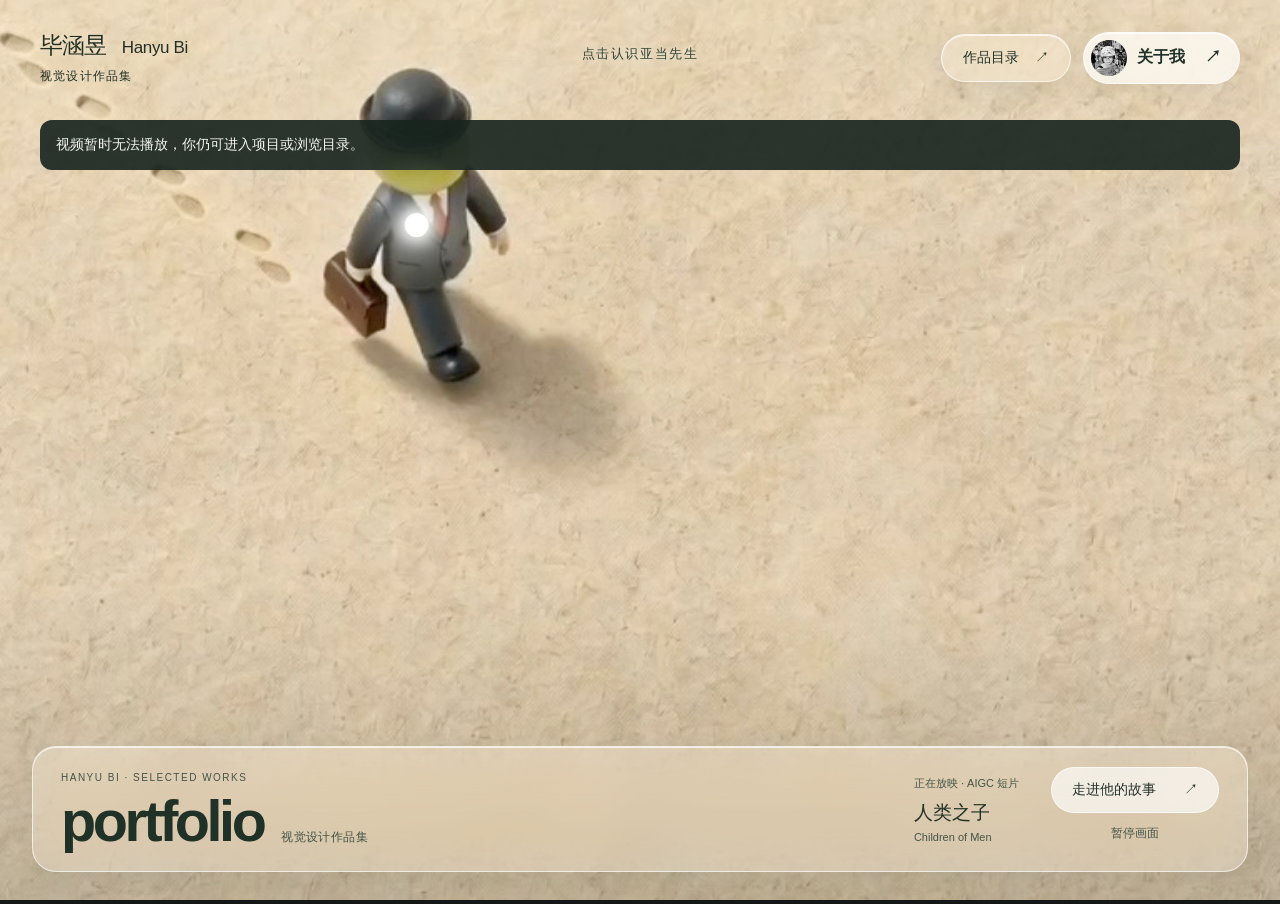
<file: index.html>
<!DOCTYPE html>
<html lang="zh-CN">
<head>
<meta charset="UTF-8">
<meta name="viewport" content="width=device-width, initial-scale=1">
<title>毕涵昱 Hanyu Bi | 视觉设计作品集</title>
<meta name="description" content="毕涵昱的视觉设计作品集：AIGC 影像、品牌视觉与 IP 设计。由短片《人类之子》开启。">

<style>
*{margin:0;padding:0;box-sizing:border-box}
body{overflow:hidden;font-family:-apple-system,sans-serif;background:#000;cursor:none}
.hint-text{position:fixed;top:30px;left:50%;transform:translateX(-50%);z-index:3100;color:#4a4a4a;font-size:14px;letter-spacing:2px;text-align:center;transition:opacity 0.5s,visibility 0.5s;line-height:1.8}
.hint-text.hide{opacity:0;visibility:hidden}
.hint-text span{animation:hintBlink 3s infinite}
.hint-text .cn{margin-right:12px}
@keyframes hintBlink{0%,100%{opacity:0.4}50%{opacity:0.9}}
.menu-btn{position:fixed;bottom:40px;left:50%;transform:translateX(-50%);z-index:3100;padding:14px 44px;background:rgba(255,255,255,0.12);backdrop-filter:blur(16px);-webkit-backdrop-filter:blur(16px);border:1px solid rgba(255,255,255,0.18);color:#5a5a5a;font-size:13px;letter-spacing:3px;border-radius:40px;cursor:none;transition:all 0.3s}
.menu-btn.hide{opacity:0;visibility:hidden}
.menu-btn:hover{background:rgba(255,255,255,0.15);border-color:rgba(255,255,255,0.3);transform:translateX(-50%) scale(1.05)}
.wave-cursor{position:fixed;width:36px;height:36px;border-radius:50%;pointer-events:none;z-index:99999;transform:translate(-50%,-50%);font-size:28px;line-height:36px;text-align:center;filter:drop-shadow(0 2px 4px rgba(0,0,0,0.2))}
.cursor{position:fixed;width:20px;height:20px;border-radius:50%;background:radial-gradient(circle,rgba(168,224,99,1) 0%,rgba(168,224,99,0.4) 50%,rgba(168,224,99,0) 70%);pointer-events:none;z-index:99999;transform:translate(-50%,-50%);box-shadow:0 0 20px rgba(168,224,99,0.6),0 0 40px rgba(168,224,99,0.3)}
#vc{position:fixed;top:0;left:0;width:100vw;height:100vh}
#mv{width:100%;height:100%;object-fit:cover}
.name-tag{position:fixed;top:30px;left:30px;z-index:3100;color:rgba(255,255,255,0.9);opacity:0;visibility:hidden;transition:opacity 0.5s,visibility 0.5s}
.name-tag.show{opacity:1;visibility:visible}
.name-tag .en{font-size:16px;font-weight:300;letter-spacing:1px;display:block}
.name-tag .cn{font-size:22px;font-weight:400;letter-spacing:2px;margin-top:2px}
#cb{position:fixed;width:180px;height:180px;border-radius:50%;background:radial-gradient(circle,rgba(255,255,255,0.9) 0%,rgba(255,255,255,0.4) 40%,rgba(255,255,255,0) 70%);border:none;cursor:none;display:flex;align-items:center;justify-content:center;box-shadow:0 0 40px rgba(255,255,255,0.6),0 0 80px rgba(255,255,255,0.3);z-index:1000;opacity:0;transition:opacity 0.3s;transform:translate(-50%,-50%)}
#cb.show{opacity:1}
#cb::after{content:'';width:20px;height:20px;border-radius:50%;background:rgba(255,255,255,0.8);box-shadow:0 0 20px rgba(255,255,255,0.8)}
#ov{position:fixed;top:0;left:0;width:100vw;height:100vh;background:linear-gradient(90deg,rgba(0,0,0,0.85) 0%,rgba(0,0,0,0.3) 30%,rgba(0,0,0,0.3) 70%,rgba(0,0,0,0.85) 100%);opacity:0;visibility:hidden;transition:opacity 0.5s,visibility 0.5s;z-index:2000}
#ov.a{opacity:1;visibility:visible}
#dr{position:fixed;left:-350px;top:0;width:350px;height:100vh;padding:60px 40px;z-index:3000;transition:left 0.5s cubic-bezier(0.4,0,0.2,1);background:transparent;display:flex;flex-direction:column;justify-content:center}
#dr.a{left:0}
#dr h2{color:rgba(255,255,255,0.4);font-size:10px;letter-spacing:2px;margin-bottom:30px;font-weight:300;text-transform:uppercase}
.ni{display:block;color:rgba(255,255,255,0.6);font-size:20px;font-weight:300;padding:10px 0;border-bottom:none;text-decoration:none;transition:all 0.3s;letter-spacing:0.5px;line-height:1.2;white-space:nowrap}
.ni:hover{color:rgba(255,255,255,0.9);transform:translateX(5px)}
.ni.bold{color:rgba(255,255,255,0.9);font-weight:500}
.nn{font-size:14px;font-weight:300;margin-right:6px}
.ni-sub{font-size:14px;font-weight:300;display:block;margin-top:2px;opacity:0.6}
#pp{position:fixed;right:-400px;top:0;width:400px;height:100vh;padding:60px 50px;z-index:3000;transition:right 0.5s cubic-bezier(0.4,0,0.2,1);display:flex;flex-direction:column;align-items:center;justify-content:center;background:transparent}
#pp.a{right:0}
.av{width:180px;height:180px;border-radius:50%;overflow:hidden;margin-bottom:24px;box-shadow:0 4px 40px rgba(0,0,0,0.4)}
.av img{width:100%;height:100%;object-fit:cover}
.nm{color:#fff;font-size:20px;margin-bottom:6px;font-weight:400}
.tt{color:rgba(255,255,255,0.4);font-size:11px;letter-spacing:3px;margin-bottom:30px}
.cbtn{padding:14px 36px;background:transparent;color:rgba(255,255,255,0.8);font-weight:400;font-size:13px;letter-spacing:1px;border:1px solid rgba(255,255,255,0.3);border-radius:30px;transition:all 0.3s;cursor:none}
.cbtn:hover{background:rgba(255,255,255,0.1);border-color:rgba(255,255,255,0.5)}
#jp{position:fixed;top:50%;left:50%;transform:translate(-50%,-50%);width:500px;max-width:80vw;z-index:3000;opacity:0;visibility:hidden;transition:opacity 0.3s,visibility 0.3s;perspective:1000px}
#jp.a{opacity:1;visibility:visible}
#jp .card{border-radius:8px;overflow:hidden;box-shadow:0 20px 60px rgba(0,0,0,0.5);transform-style:preserve-3d}
#jp.a .card{animation:cardReveal 0.8s cubic-bezier(0.4,0,0.2,1) forwards}
@keyframes cardReveal{0%{transform:rotateY(180deg) scale(0.5);opacity:0}60%{transform:rotateY(-15deg) scale(1.05);opacity:1}100%{transform:rotateY(0deg) scale(1);opacity:1}}
#jp img{width:100%;height:auto;display:block}
.card-hint{position:absolute;top:-40px;left:50%;transform:translateX(-50%);color:rgba(255,255,255,0.7);font-size:12px;letter-spacing:1px;white-space:nowrap;opacity:0;transition:opacity 0.5s 0.8s}
#jp.a .card-hint{opacity:1}
.card-hint::before{content:'';display:inline-block;width:6px;height:6px;border-radius:50%;background:rgba(168,224,99,0.8);margin-right:8px;vertical-align:middle;animation:hintPulse 2s infinite}
@keyframes hintPulse{0%,100%{opacity:0.5;transform:scale(1)}50%{opacity:1;transform:scale(1.2)}}
.apple-btn{position:absolute;bottom:28%;left:50%;transform:translateX(-50%);width:80px;height:80px;border-radius:50%;cursor:none;background:radial-gradient(circle,rgba(255,255,255,0.95) 0%,rgba(255,255,255,0.6) 50%,rgba(255,255,255,0) 70%);border:none;box-shadow:0 0 30px rgba(255,255,255,0.5);transition:all 0.3s;display:flex;align-items:center;justify-content:center}
.apple-btn:hover{transform:translateX(-50%) scale(1.1);box-shadow:0 0 50px rgba(255,255,255,0.7)}
.apple-btn::after{content:'';width:12px;height:12px;border-radius:50%;background:rgba(168,224,99,0.9);box-shadow:0 0 15px rgba(168,224,99,0.8)}
.cl{position:fixed;top:30px;right:30px;width:44px;height:44px;border-radius:50%;background:rgba(255,255,255,0.1);border:1px solid rgba(255,255,255,0.2);cursor:none;font-size:18px;color:rgba(255,255,255,0.6);z-index:3100;transition:all 0.3s;opacity:0;visibility:hidden}
#ov.a~.cl{opacity:1;visibility:visible}
.cl:hover{background:rgba(255,255,255,0.2);color:#fff}
#about{--about-bg:#101415;--about-panel:#171c1d;--about-panel-2:#1d2324;--about-text:#f2f4ef;--about-muted:#a3aaa4;--about-line:rgba(242,244,239,.12);--about-accent:#a8e063;position:fixed;inset:0;background:var(--about-bg);color:var(--about-text);z-index:5000;opacity:0;visibility:hidden;transition:opacity .45s ease,visibility .45s;overflow:hidden;cursor:default}
#about.a{opacity:1;visibility:visible}
#about .back-btn{position:fixed;top:24px;right:28px;width:48px;height:48px;padding:0;background:rgba(23,28,29,.86);border:1px solid var(--about-line);color:var(--about-text);font-size:22px;cursor:pointer;border-radius:50%;z-index:5100;transition:transform .25s ease,background .25s ease,border-color .25s ease;backdrop-filter:blur(14px);-webkit-backdrop-filter:blur(14px)}
#about .back-btn:hover{transform:rotate(-8deg) scale(1.04);background:#222929;border-color:rgba(168,224,99,.55)}
#about .back-btn:active{transform:scale(.96)}#about .back-btn:focus-visible{outline:2px solid var(--about-accent);outline-offset:4px}
.about-bg{position:fixed;inset:0;background:radial-gradient(circle at 14% 8%,rgba(168,224,99,.1),transparent 25%),radial-gradient(circle at 90% 72%,rgba(168,224,99,.05),transparent 28%),var(--about-bg);z-index:0;pointer-events:none}
.about-bg::after{content:"";position:absolute;inset:0;background-image:linear-gradient(rgba(255,255,255,.018) 1px,transparent 1px);background-size:100% 64px;mask-image:linear-gradient(to bottom,black,transparent 75%);pointer-events:none}
#liquid-canvas{display:none}
.about-content{position:relative;z-index:1;max-width:1440px;margin:0 auto;padding:0 52px 100px;display:grid;grid-template-columns:minmax(260px,340px) minmax(0,1fr);gap:clamp(48px,7vw,110px);height:100vh;overflow-y:auto;scrollbar-width:thin;scrollbar-color:rgba(168,224,99,.45) transparent}
.about-content::-webkit-scrollbar{width:6px}.about-content::-webkit-scrollbar-thumb{background:rgba(168,224,99,.4);border-radius:10px}
.about-left{position:sticky;top:0;align-self:start;min-height:100vh;padding:72px 0 56px;display:flex;flex-direction:column;opacity:0;transform:translateY(26px);transition:opacity .7s cubic-bezier(.16,1,.3,1),transform .7s cubic-bezier(.16,1,.3,1)}
#about.a .about-left{opacity:1;transform:translateY(0)}
.about-photo{position:relative;width:100%;aspect-ratio:4/5;border-radius:14px;overflow:hidden;margin-bottom:30px;background:#202526;box-shadow:0 28px 80px rgba(0,0,0,.34)}
.about-photo::after{content:"";position:absolute;inset:0;box-shadow:inset 0 0 0 1px rgba(255,255,255,.14);border-radius:inherit;pointer-events:none}.about-photo img{width:100%;height:100%;object-fit:cover;filter:saturate(.82) contrast(1.04)}
.about-kicker{color:var(--about-accent);font-size:11px;letter-spacing:.18em;text-transform:uppercase;margin-bottom:12px}.about-name{font-size:clamp(42px,4vw,62px);line-height:.95;font-weight:650;letter-spacing:-.055em;margin-bottom:10px}.about-name-en{color:var(--about-muted);font-size:13px;letter-spacing:.16em;margin-bottom:28px}.about-role{font-size:18px;line-height:1.45;font-weight:520;max-width:18ch;margin-bottom:22px}.about-desc{color:var(--about-muted);font-size:13px;line-height:1.8;max-width:34ch;margin-bottom:26px}.about-contact{display:grid;gap:8px;margin-top:auto;padding-top:26px;border-top:1px solid var(--about-line);font-size:12px;color:var(--about-muted)}.about-contact a{color:inherit;text-decoration:none;transition:color .2s ease}.about-contact a:hover{color:var(--about-accent)}
.about-right{display:flex;flex-direction:column;gap:84px;padding:110px 0 30vh;opacity:0;transform:translateY(38px);transition:opacity .8s cubic-bezier(.16,1,.3,1) .12s,transform .8s cubic-bezier(.16,1,.3,1) .12s}#about.a .about-right{opacity:1;transform:translateY(0)}
.about-intro{max-width:830px}.about-intro h2{font-size:clamp(38px,5vw,74px);line-height:1.06;letter-spacing:-.055em;font-weight:560;max-width:13ch;margin-bottom:26px}.about-intro h2 strong{color:var(--about-accent);font-weight:650}.about-intro p{max-width:62ch;color:#c0c6c0;font-size:16px;line-height:1.8}.about-section{max-width:900px}.about-section h3{font-size:25px;line-height:1.2;font-weight:560;letter-spacing:-.025em;margin-bottom:30px}
.focus-grid{display:grid;grid-template-columns:1.35fr 1fr;gap:14px}.focus-card{min-height:190px;padding:28px;border-radius:14px;background:var(--about-panel);border:1px solid var(--about-line);display:flex;flex-direction:column;justify-content:space-between}.focus-card.primary{grid-row:span 2;min-height:394px;background:linear-gradient(150deg,rgba(168,224,99,.17),rgba(23,28,29,.96) 58%)}.focus-card h4{font-size:clamp(24px,3vw,42px);line-height:1.05;letter-spacing:-.04em}.focus-card p{color:var(--about-muted);font-size:13px;line-height:1.7;max-width:38ch}.focus-mark{font-size:11px;color:var(--about-accent);letter-spacing:.12em;text-transform:uppercase}.skill-cloud{display:flex;flex-wrap:wrap;gap:9px;margin-top:28px}.skill-chip{padding:9px 13px;border:1px solid var(--about-line);border-radius:14px;color:#c8cec8;font-size:12px;background:rgba(255,255,255,.025)}.skill-chip.emphasis{color:#13200c;background:var(--about-accent);border-color:var(--about-accent);font-weight:650}
.edu-block{display:grid;grid-template-columns:1.3fr .7fr;gap:30px;padding:30px;border-radius:14px;background:var(--about-panel)}.edu-school{font-size:24px;font-weight:620;letter-spacing:-.025em}.edu-major{color:#c4cac4;font-size:15px;margin-top:7px}.edu-year{text-align:right;color:var(--about-accent);font-size:13px}.edu-degree{display:block;color:var(--about-muted);margin-top:5px}.edu-stats{grid-column:1/-1;display:grid;grid-template-columns:repeat(3,1fr);gap:12px;margin-top:16px}.edu-stat{padding-top:18px;border-top:1px solid var(--about-line)}.edu-stat b{display:block;font-size:22px;margin-bottom:6px}.edu-stat span{color:var(--about-muted);font-size:12px;line-height:1.5}
.timeline{display:grid;gap:16px}.exp-item{padding:28px 30px;border-radius:14px;background:var(--about-panel);border:1px solid transparent;transition:transform .3s cubic-bezier(.16,1,.3,1),background .3s ease,border-color .3s ease}.exp-item:first-child{background:linear-gradient(135deg,rgba(168,224,99,.11),var(--about-panel) 55%);border-color:rgba(168,224,99,.22)}.exp-item:hover{transform:translateY(-3px);background:var(--about-panel-2);border-color:var(--about-line)}.exp-header{display:grid;grid-template-columns:minmax(0,1fr) auto;gap:20px;align-items:start;margin-bottom:17px}.exp-company{font-size:18px;font-weight:610;line-height:1.45;letter-spacing:-.015em}.exp-role{display:block;color:var(--about-muted);font-size:12px;font-weight:400;margin-top:5px}.exp-time{color:var(--about-accent);font-size:12px;white-space:nowrap;padding-top:4px}.exp-desc{display:grid;gap:9px;color:#b7beb7;font-size:13px;line-height:1.75}.exp-desc p{position:relative;padding-left:17px}.exp-desc p::before{content:"";position:absolute;left:0;top:.72em;width:5px;height:5px;border-radius:50%;background:var(--about-accent)}.exp-desc strong{color:var(--about-text);font-weight:560}
.awards-grid{display:grid;grid-template-columns:1fr 1fr;gap:12px}.award-item{min-height:120px;padding:22px;border-radius:14px;background:var(--about-panel);display:grid;grid-template-columns:1fr auto;gap:18px;align-content:space-between}.award-item.featured{background:rgba(168,224,99,.13)}.award-title{font-size:14px;line-height:1.55}.award-level{color:var(--about-muted);font-size:11px}.award-result{color:var(--about-accent);font-size:13px;text-align:right}.award-date{color:var(--about-muted);font-size:11px;text-align:right}
@media(max-width:900px){#about .back-btn{top:14px;right:14px}.about-content{display:block;padding:0 18px 88px}.about-left{position:relative;min-height:auto;padding:72px 0 52px}.about-photo{width:min(72vw,310px)}.about-contact{margin-top:10px}.about-right{padding:12px 0 18vh;gap:68px}.focus-grid{grid-template-columns:1fr}.focus-card.primary{grid-row:auto;min-height:260px}.edu-block{grid-template-columns:1fr}.edu-year{text-align:left}.edu-stats{grid-template-columns:1fr}.awards-grid{grid-template-columns:1fr}.exp-header{grid-template-columns:1fr}.exp-time{padding-top:0}}
@media(prefers-reduced-motion:reduce){#about,#about *{scroll-behavior:auto!important;animation:none!important;transition:none!important}.about-left,.about-right{opacity:1;transform:none}.exp-item:hover{transform:none}}
</style>
<link rel="stylesheet" href="home.css">
<link rel="stylesheet" href="portfolio-unified.css">
</head>
<body>
<main id="home" aria-label="毕涵昱作品集封面">
<div id="vc"><video id="mv" poster="首页资源/home-poster.jpg" autoplay muted loop playsinline preload="auto" aria-label="人类之子短片片段"><source src="首页-web.m4v" type="video/mp4"></video></div>
<header class="home-header">
<a class="identity" href="index.html" aria-label="毕涵昱作品集首页"><strong>毕涵昱 <span>Hanyu Bi</span></strong><small>视觉设计作品集</small></a>
<nav class="home-nav" aria-label="主导航"><button onclick="showMenuOnly()">作品目录 <span>↗</span></button><button class="about-nav" onclick="showAbout()"><img src="首页资源/portrait-web.png" alt=""><span class="about-nav-label">关于我</span><span>↗</span></button></nav>
</header>
<p class="adam-hint">点击认识亚当先生</p>
<button id="cb" aria-label="认识亚当先生，查看人类之子项目" aria-haspopup="dialog"><span class="adam-glow" aria-hidden="true"></span></button>
<footer class="home-dock">
<div class="dock-intro"><span class="feature-label">HANYU BI · SELECTED WORKS</span><h1>portfolio<span>视觉设计作品集</span></h1></div><div class="featured-film"><span>正在放映 · AIGC 短片</span><strong>人类之子 <small>Children of Men</small></strong></div>
<div class="dock-actions"><button class="feature-button" onclick="showProject()">走进他的故事 <span>↗</span></button><button id="playToggle" class="play-toggle" aria-label="暂停封面视频">暂停画面</button></div>
</footer>
<p id="videoStatus" class="video-status" role="status" hidden>视频暂时无法播放，你仍可进入项目或浏览目录。</p>
</main>
<div id="ov"></div>
<button class="cl" onclick="ca()" aria-label="关闭弹窗">×</button>
<nav id="dr" role="dialog" aria-modal="true" aria-label="作品目录" inert>
<h2>作品 / Work</h2>
<a class="ni bold" href="project1.html"><span class="nn">01/</span> &lt;人类之子&gt; AIGC短片</a>
<a class="ni" href="project2.html"><span class="nn">02/</span>妙斋果酒品牌</a>
<a class="ni" href="project3.html"><span class="nn">03/</span>羽境FEALAND<span class="ni-sub">壮锦&amp;配饰品牌</span></a>
<a class="ni" href="project4new/index.html"><span class="nn">04/</span>IDENTIFIER卡牌游戏</a>
<a class="ni" href="project5/index.html"><span class="nn">05/</span>luminova 幻想诺娃<span class="ni-sub">情绪陪伴 IP · 3D 交互设计</span></a>
</nav>
<aside id="pp" inert>
<div class="av"><img src="首页资源/portrait-web.png" alt="毕涵昱"></div>
<div class="nm">毕涵昱</div>
<div class="tt">VISUAL DESIGNER</div>
<button class="cbtn" onclick="showAbout()">关于我</button>
</aside>
<div id="jp" role="dialog" aria-modal="true" aria-label="人类之子项目预览" inert>
<div class="project-heading"><span>AIGC 短片</span><h2>人类之子</h2><p>你刚刚遇见了亚当先生。现在，走进他的故事。</p></div>
<div class="card"><img src="首页资源/海报.jpg" alt="人类之子海报"></div>
<a href="project1.html" class="project-entry">查看完整项目 <span>↗</span></a>
</div>
<div id="about" role="dialog" aria-modal="true" aria-label="关于毕涵昱" inert>
<button class="back-btn" onclick="closeAbout()" aria-label="返回首页">&times;</button>
<div class="about-bg"></div>
<canvas id="liquid-canvas"></canvas>
<div class="about-content">
<div class="about-left">
<div class="about-photo"><img src="首页资源/portrait-web.png" alt="毕涵昱"></div>
<div class="about-kicker">Visual Designer</div>
<div class="about-name"><span class="text-tail">毕涵昱</span></div>
<div class="about-name-en">Hanyu Bi</div>
<div class="about-role"><span>AIGC、影视<span class="text-tail">短片剪辑</span></span><span>品牌视觉与 IP 设计</span></div>
<div class="about-desc">善于主动拆解需求，以创意回应真实问题。持续追踪 AI Agent 与生成式创作工具，并将学习、测试、复盘沉淀为可执行的<span class="text-tail">设计方法。</span></div>
<div class="about-contact"><span>WeChat&nbsp;&nbsp;S18604282689</span><a href="mailto:3324843932@qq.com">3324843932@qq.com</a></div>
</div>
<div class="about-right">
<header class="about-intro"><h2><span class="intro-line">视觉设计<span class="text-tail">与影像，</span></span><span class="intro-line"><span class="text-tail">也做</span></span><strong class="intro-line">可交互<span class="text-tail">的作品。</span></strong></h2><p>我的实践横跨品牌、影像、IP 与电商视觉。现在，我正进一步把 AIGC 与 Vibe Coding 纳入工作流，让想法更快被验证，也让设计从静态画面延伸到<span class="text-tail">真实交互。</span></p></header>
<section class="about-section"><h3>AI 与<span class="text-tail">创作能力</span></h3><div class="focus-grid"><article class="focus-card primary"><span class="focus-mark">AIGC Exploration</span><h4>用 AI 扩展设计与影像的<span class="text-tail">生产边界</span></h4><p>自主测试国内外前沿模型与提示词工作流，覆盖 AI 生图、AI 影视创作和 Agent 辅助设计。京东京造实习中，相关方法带来商品主图最高周点击率增长 230%。</p></article><article class="focus-card"><span class="focus-mark">Vibe Coding</span><h4>把概念做成可交<span class="text-tail">互的网页</span></h4><p>借助 AI 协作完成前端原型与作品集体验，快速连接视觉设计、动效和<span class="text-tail">交互验证。</span></p></article><article class="focus-card"><span class="focus-mark">Visual Practice</span><h4>品牌、影像与 IP</h4><p>从策略、视觉语言到三维拓展，保持跨媒介的<span class="text-tail">一致表达。</span></p></article></div><div class="skill-cloud"><span class="skill-chip emphasis">AIGC</span><span class="skill-chip emphasis">Vibe Coding</span><span class="skill-chip">Photoshop</span><span class="skill-chip">Illustrator</span><span class="skill-chip">InDesign</span><span class="skill-chip">Premiere</span><span class="skill-chip">Blender</span><span class="skill-chip">Figma</span><span class="skill-chip">Sketch</span><span class="skill-chip"><span class="text-tail">手绘插画</span></span><span class="skill-chip">剪映</span></div></section>
<section class="about-section"><h3><span class="text-tail">教育背景</span></h3><div class="edu-block"><div><div class="edu-school"><span class="text-tail">东华大学</span></div><div class="edu-major">视觉<span class="text-tail">传达设计</span></div></div><div class="edu-year">2023-2027<span class="edu-degree">本科</span></div><div class="edu-stats"><div class="edu-stat"><b>3.92</b><span>GPA</span></div><div class="edu-stat"><b>前 30%</b><span><span class="text-tail">专业排名</span></span></div><div class="edu-stat"><b>CET6 500+</b><span>具备中英双语办公与日常<span class="text-tail">交流能力</span></span></div></div></div></section>
<section class="about-section"><h3><span class="text-tail">实习经历</span></h3><div class="timeline"><article class="exp-item"><div class="exp-header"><div class="exp-company">京东<span class="exp-role">京东京造自有品牌电<span class="text-tail">商设计师</span></span></div><time class="exp-time">26.6-26.8</time></div><div class="exp-desc"><p><strong>AI <span class="text-tail">商详优化：</span></strong>自主测试并总结提示词，以 AI 生图替换原有商品主图，用户点击率最高周增长 230%。</p><p><strong>全<span class="text-tail">流程推广：</span></strong>协助新品拍摄、后期修图、商详文案、电商设计制<span class="text-tail">作与发布。</span></p></div></article><article class="exp-item"><div class="exp-header"><div class="exp-company">上海岩芯数智人工智能科技<span class="text-tail">有限公司</span><span class="exp-role"><span class="text-tail">设计师</span></span></div><time class="exp-time">25.6-25.9</time></div><div class="exp-desc"><p><strong>世界人工<span class="text-tail">智能大会：</span></strong>参与公司 IP 形象与系列衍生物料设计，亮相 WAIC 并获央视等<span class="text-tail">媒体曝光。</span></p><p><strong>IP <span class="text-tail">视觉拓展：</span></strong>独立完成 20+ 款已上线表情包，并制作 IP 3D 模型，完成从二维到三<span class="text-tail">维的延展。</span></p></div></article><article class="exp-item"><div class="exp-header"><div class="exp-company">上海思悟品牌设计<span class="text-tail">有限公司</span><span class="exp-role">品<span class="text-tail">牌设计师</span></span></div><time class="exp-time">24.6-24.7</time></div><div class="exp-desc"><p><strong>品牌<span class="text-tail">形象设计：</span></strong>参与 PTG 高尔夫、超港面包品牌设计、头脑风暴与 VI <span class="text-tail">手册制作。</span></p><p><strong>VI <span class="text-tail">体系优化：</span></strong>结合用户痛点、潮流文化与品牌需求，改善品牌适配的<span class="text-tail">视觉风格。</span></p></div></article><article class="exp-item"><div class="exp-header"><div class="exp-company">大连市人民政府新闻办公室官<span class="text-tail">方公众号</span><span class="exp-role"><span class="text-tail">美术编辑</span></span></div><time class="exp-time">24.1-24.2</time></div><div class="exp-desc"><p>负责微信公众号《大连发布》的长图文图片、海报与<span class="text-tail">版头设计。</span></p></div></article></div></section>
<section class="about-section"><h3><span class="text-tail">获奖经历</span></h3><div class="awards-grid"><article class="award-item featured"><div class="award-title">第18届全国大学生广告<span class="text-tail">艺术大赛</span></div><div class="award-result">金奖</div><div class="award-level"><span class="text-tail">省部级</span></div><div class="award-date">2026.6</div></article><article class="award-item featured"><div class="award-title">2026 米<span class="text-tail">兰设计周</span></div><div class="award-result"><span class="text-tail">二等奖</span></div><div class="award-level"><span class="text-tail">省部级</span></div><div class="award-date">2026.5</div></article><article class="award-item"><div class="award-title">东华大学学科竞赛单<span class="text-tail">项奖学金</span></div><div class="award-result"><span class="text-tail">三等奖</span></div><div class="award-level">校级</div><div class="award-date">2026.1</div></article><article class="award-item"><div class="award-title">中国包装创意<span class="text-tail">设计大赛</span></div><div class="award-result"><span class="text-tail">优秀奖</span></div><div class="award-level"><span class="text-tail">国家级</span></div><div class="award-date">2025.8</div></article><article class="award-item"><div class="award-title">东华大学文娱活动优胜<span class="text-tail">奖奖学金</span></div><div class="award-result"></div><div class="award-level">校级</div><div class="award-date">2025.8</div></article><article class="award-item"><div class="award-title">第13届未来设计师 NCDA 大赛</div><div class="award-result"><span class="text-tail">三等奖</span></div><div class="award-level"><span class="text-tail">省部级</span></div><div class="award-date">2025.6</div></article><article class="award-item"><div class="award-title">上海国际大学<span class="text-tail">生广告节</span><br>《数字人民币，支付无界限》<span class="text-tail">设计类</span></div><div class="award-result"><span class="text-tail">二等奖</span></div><div class="award-level"><span class="text-tail">省部级</span></div><div class="award-date">2024.12</div></article><article class="award-item"><div class="award-title">上海国际大学<span class="text-tail">生广告节</span><br>《数字人民币，支付无界限》<span class="text-tail">策划类</span></div><div class="award-result"><span class="text-tail">三等奖</span></div><div class="award-level"><span class="text-tail">省部级</span></div><div class="award-date">2024.12</div></article><article class="award-item"><div class="award-title">2024 喀什上海嘉年华文创<span class="text-tail">设计大赛</span></div><div class="award-result"><span class="text-tail">三等奖</span></div><div class="award-level">校级</div><div class="award-date">2024.8</div></article></div></section>
</div>
</div>
</div>
<script src="home.js"></script>
<script src="portfolio-ripple.js" defer></script>
</body>
</html>
</file>
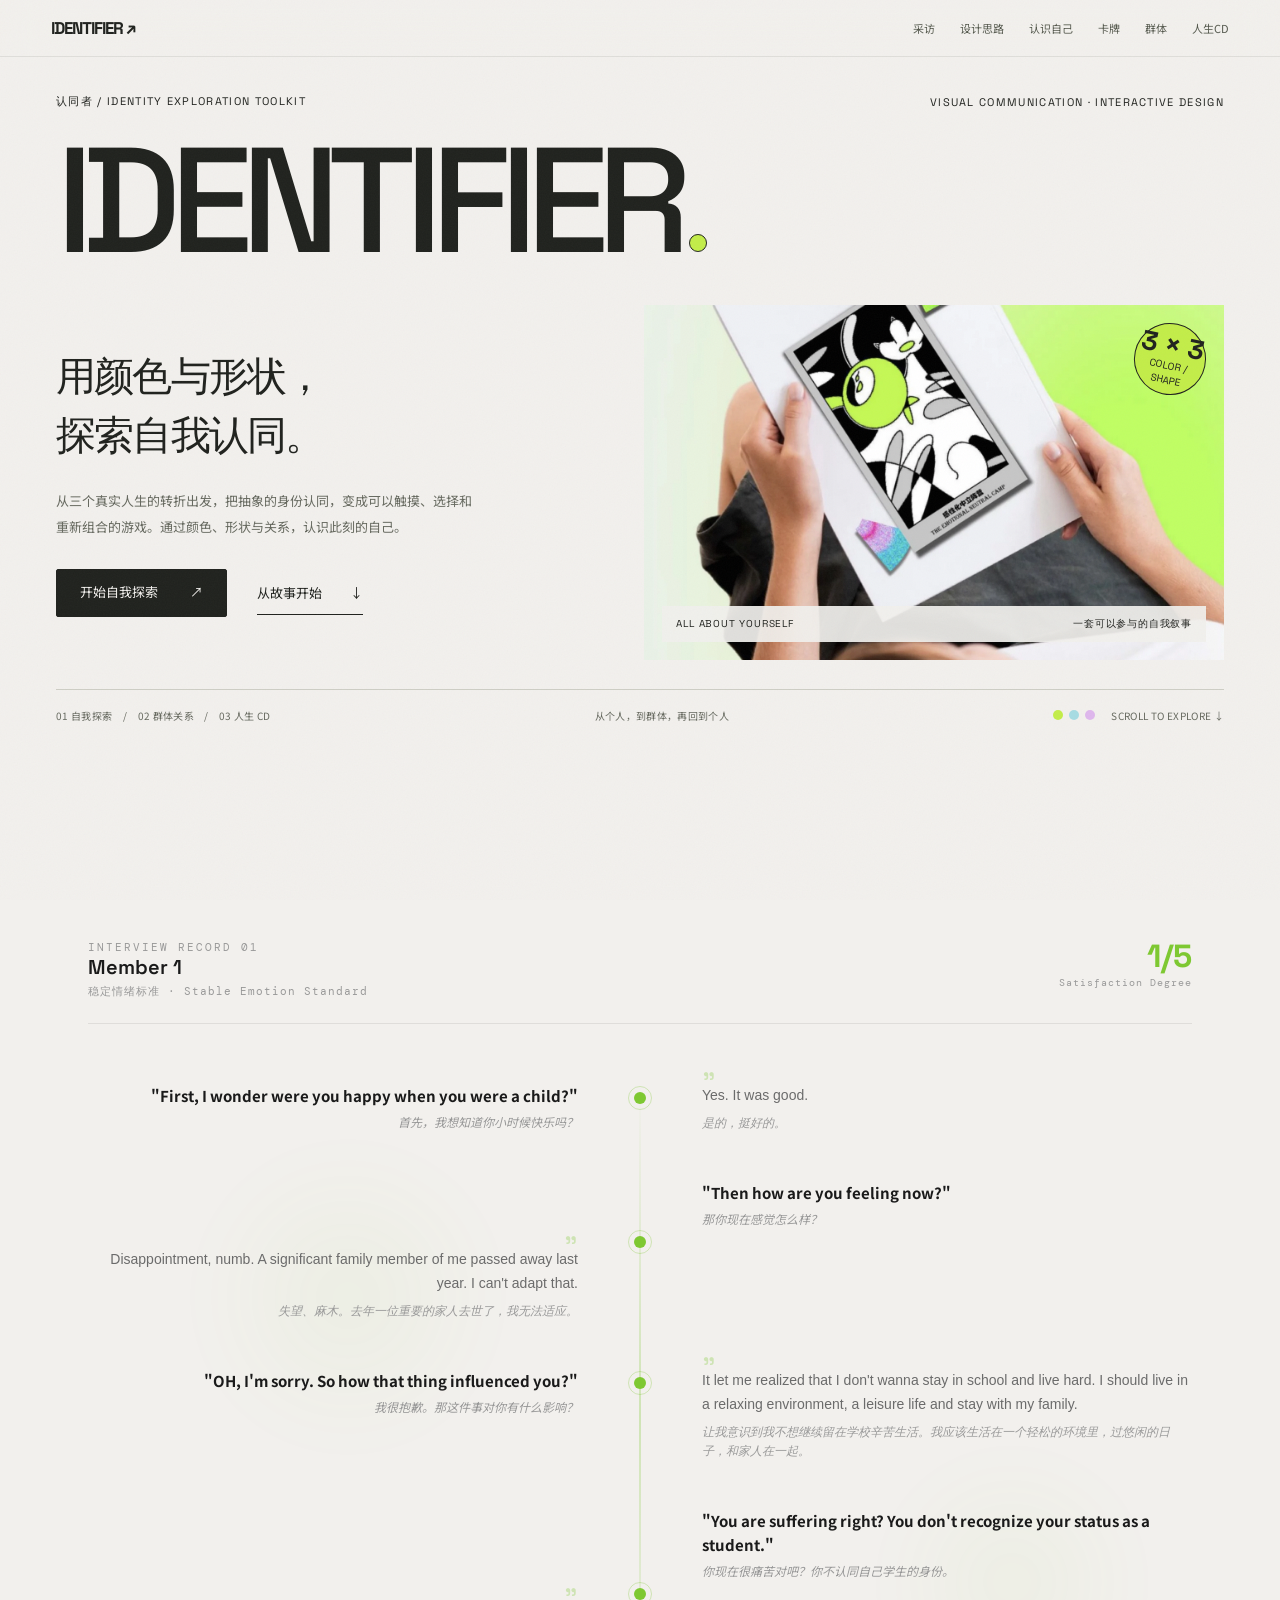
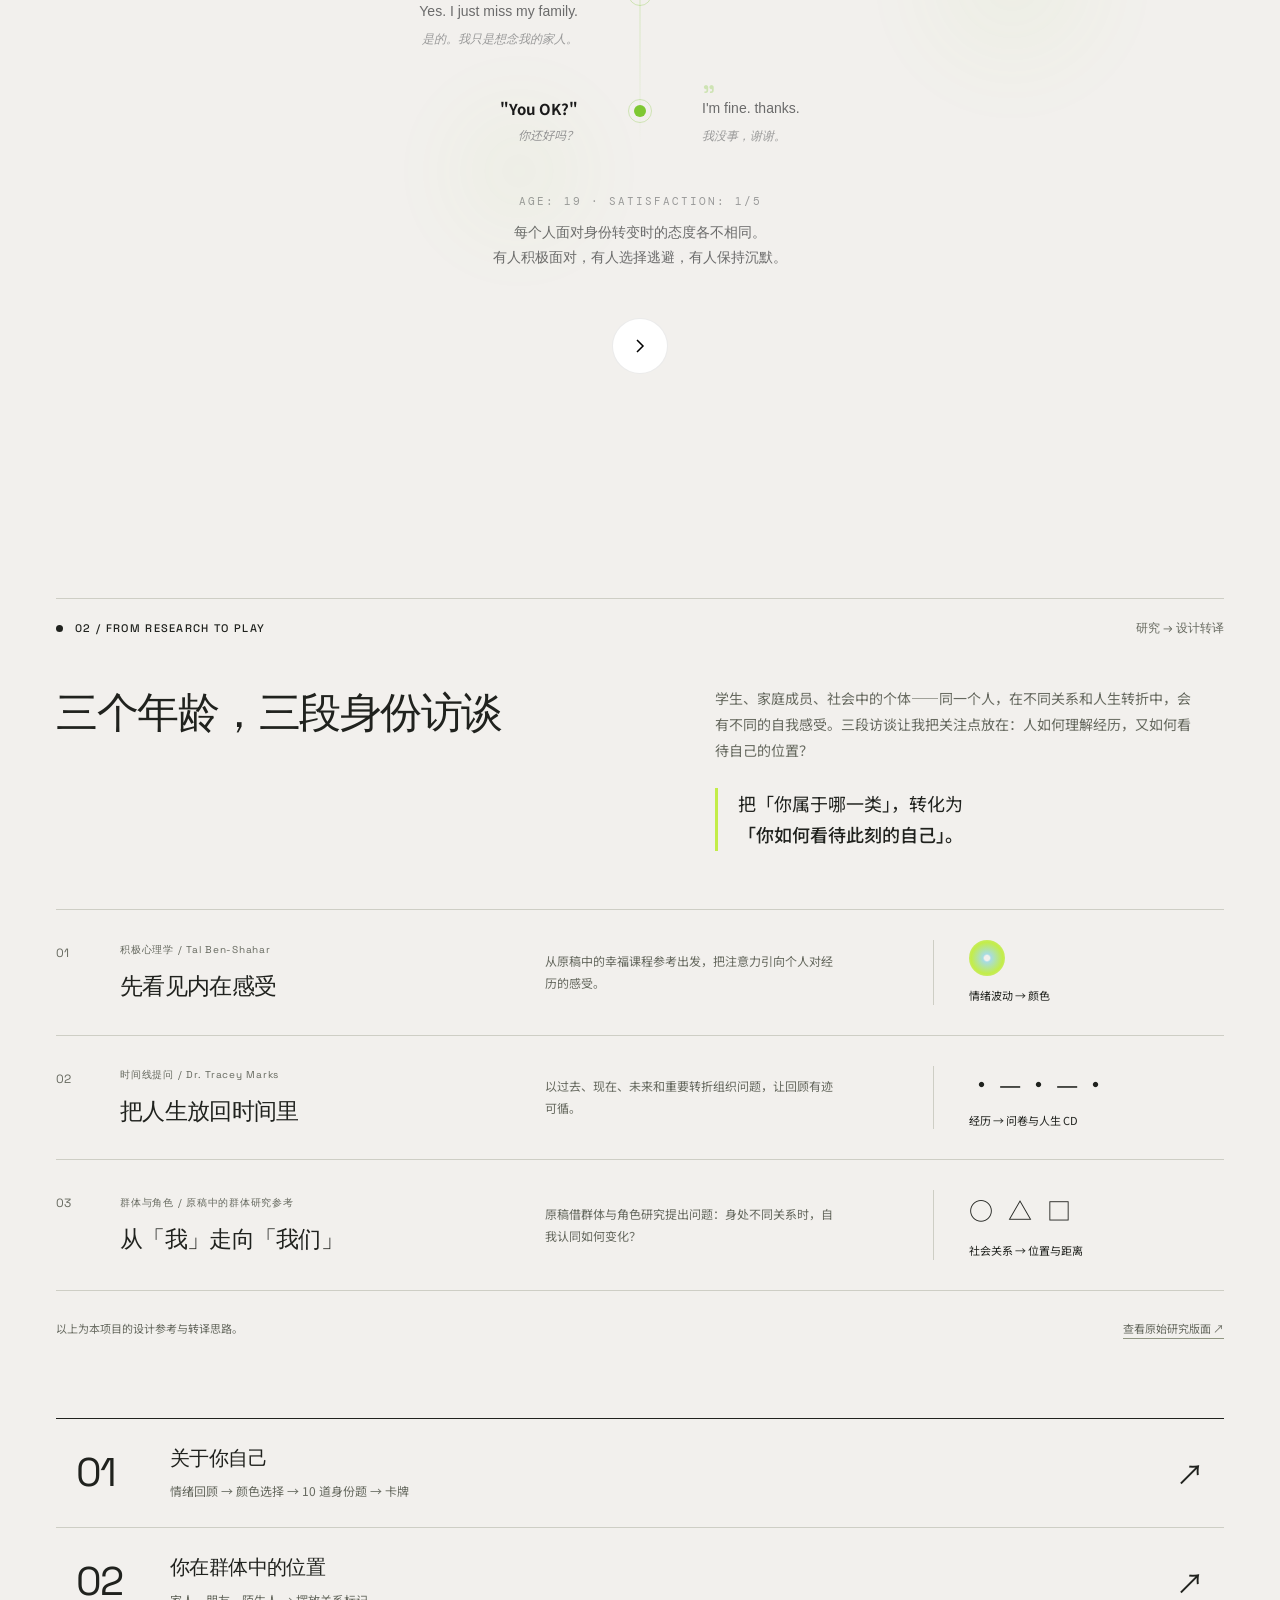
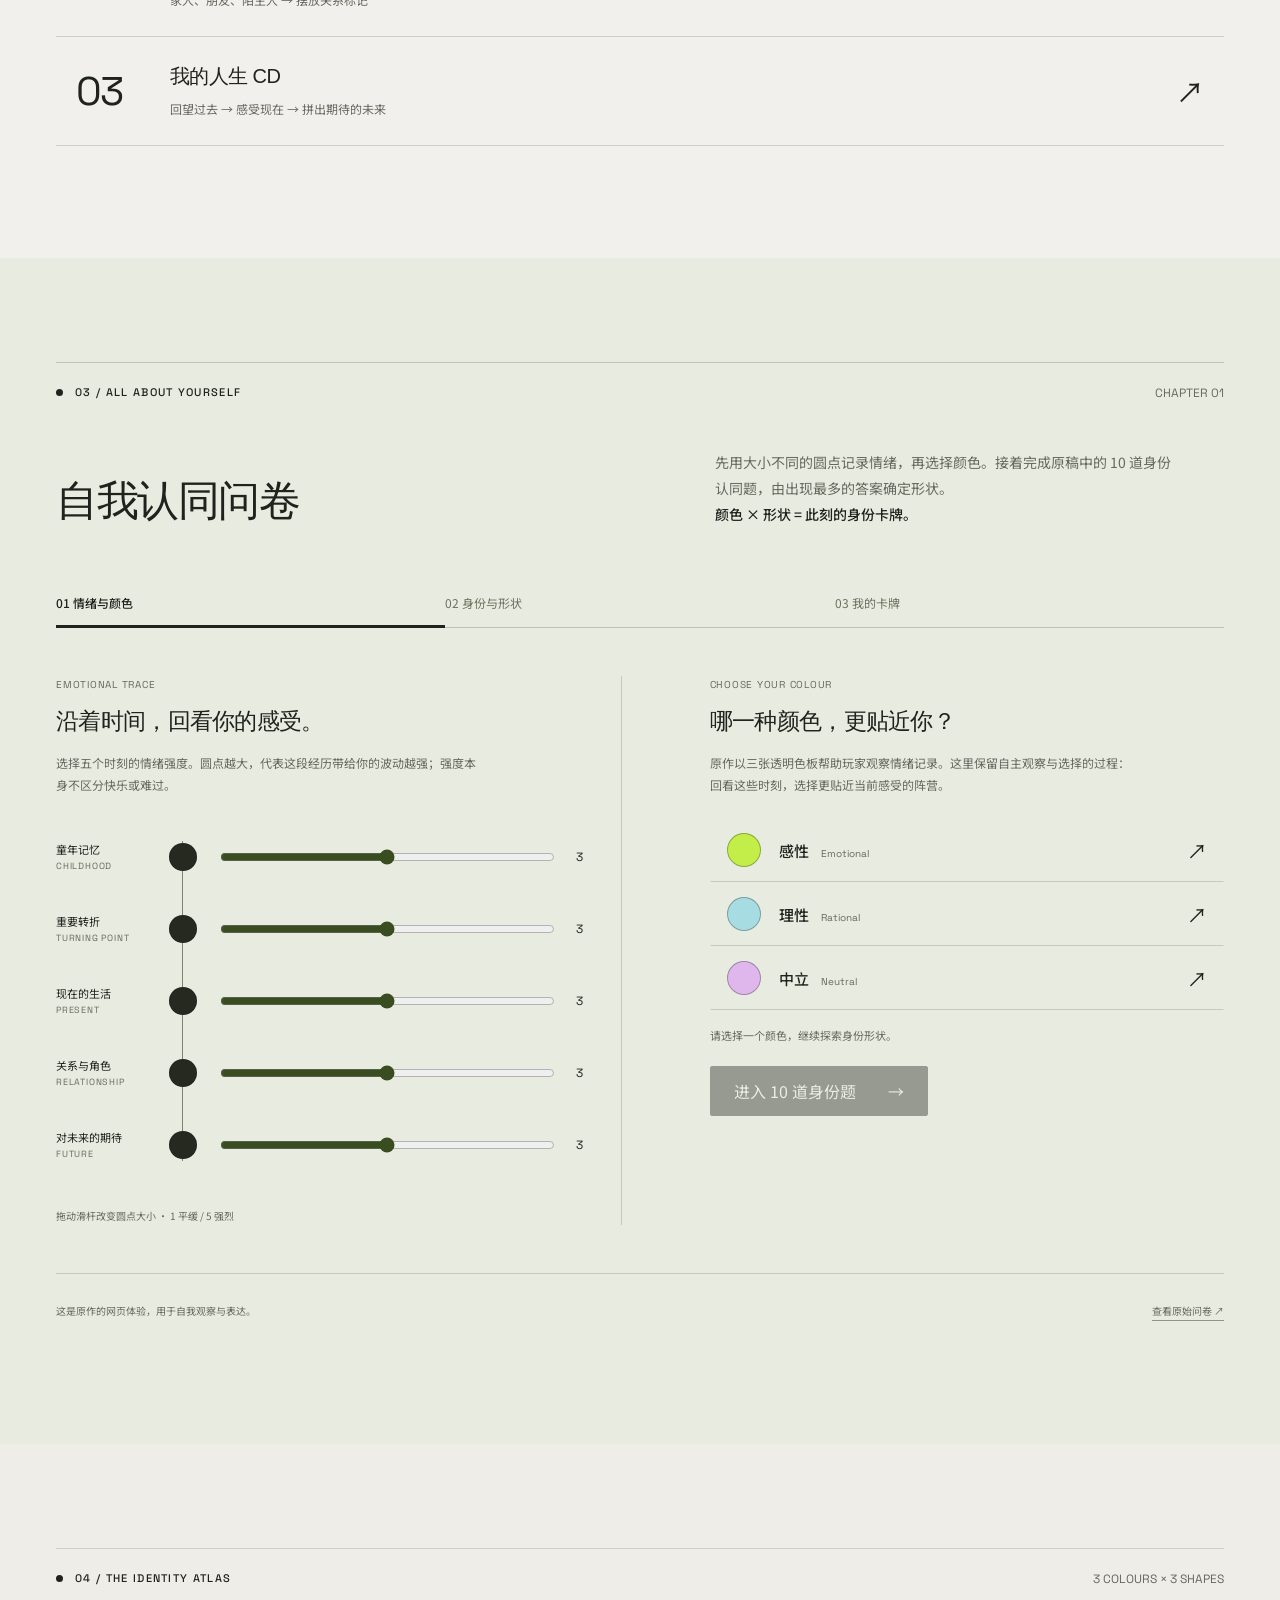
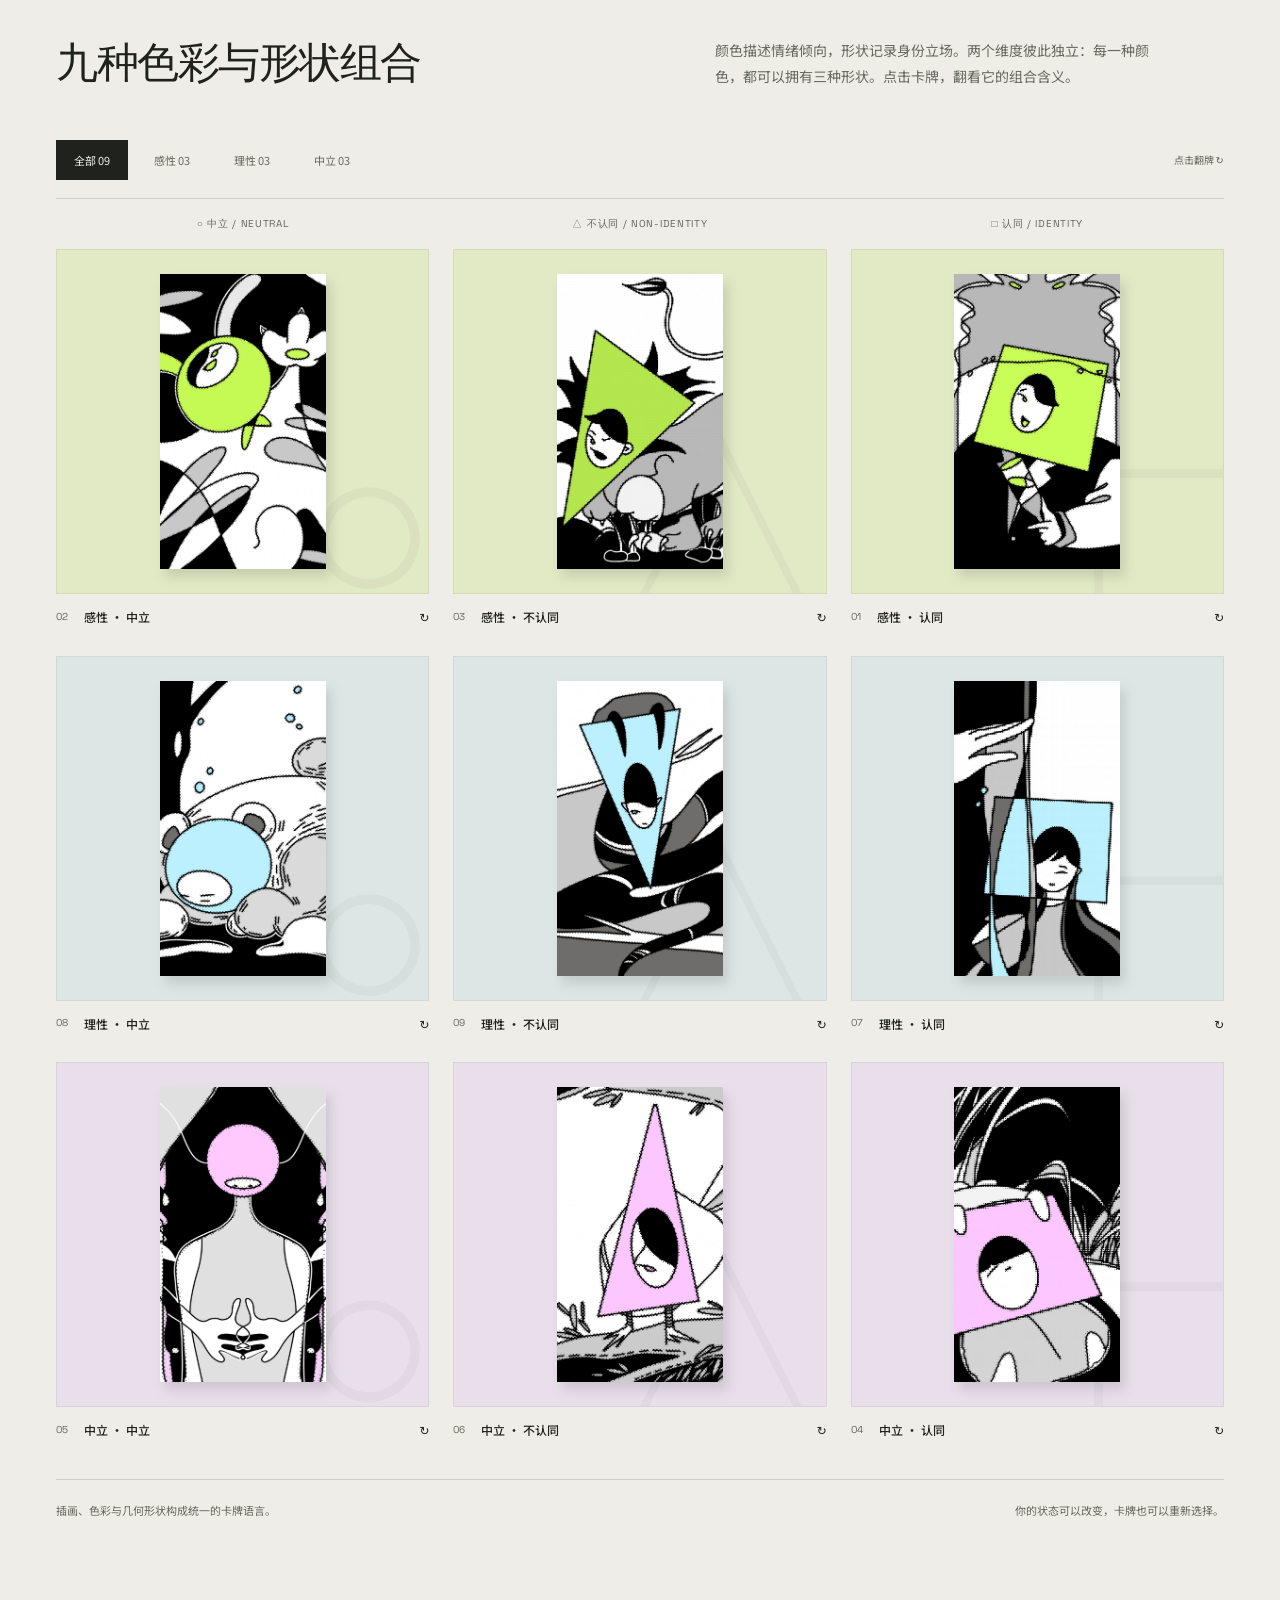
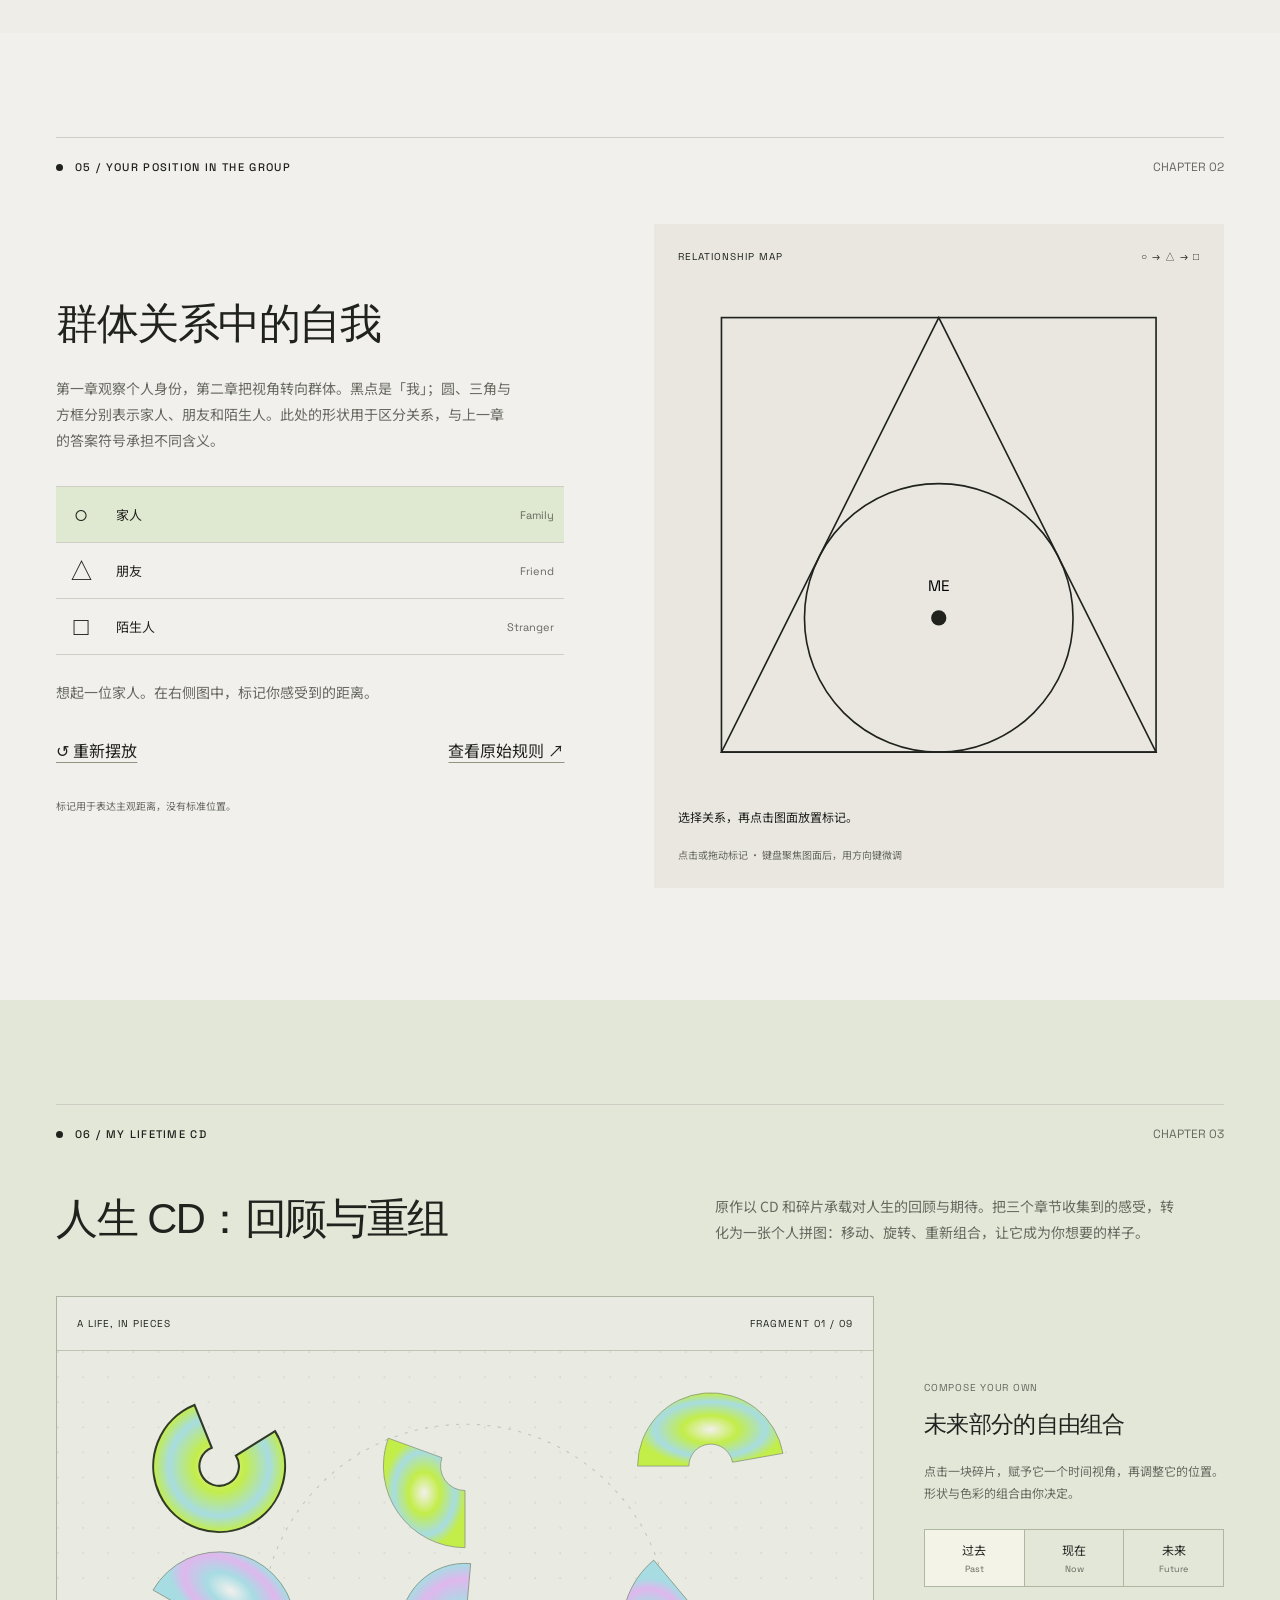
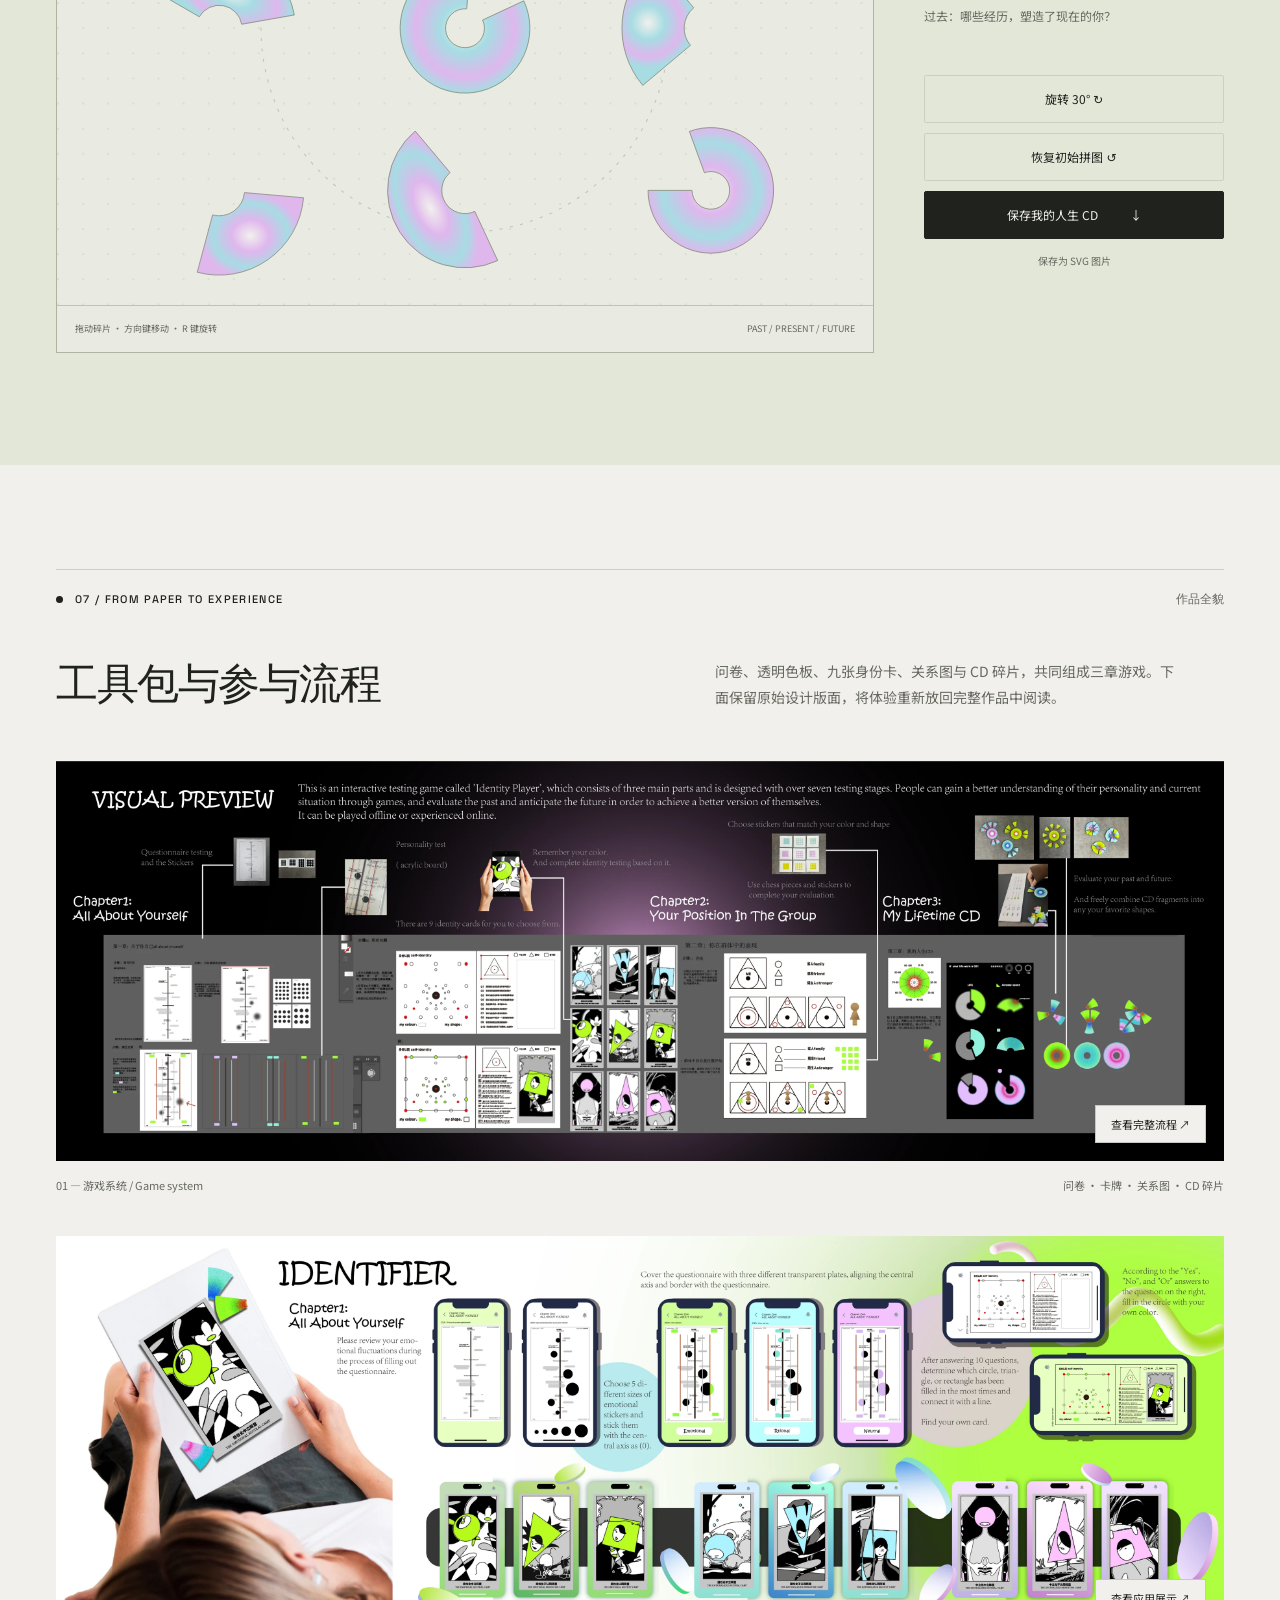
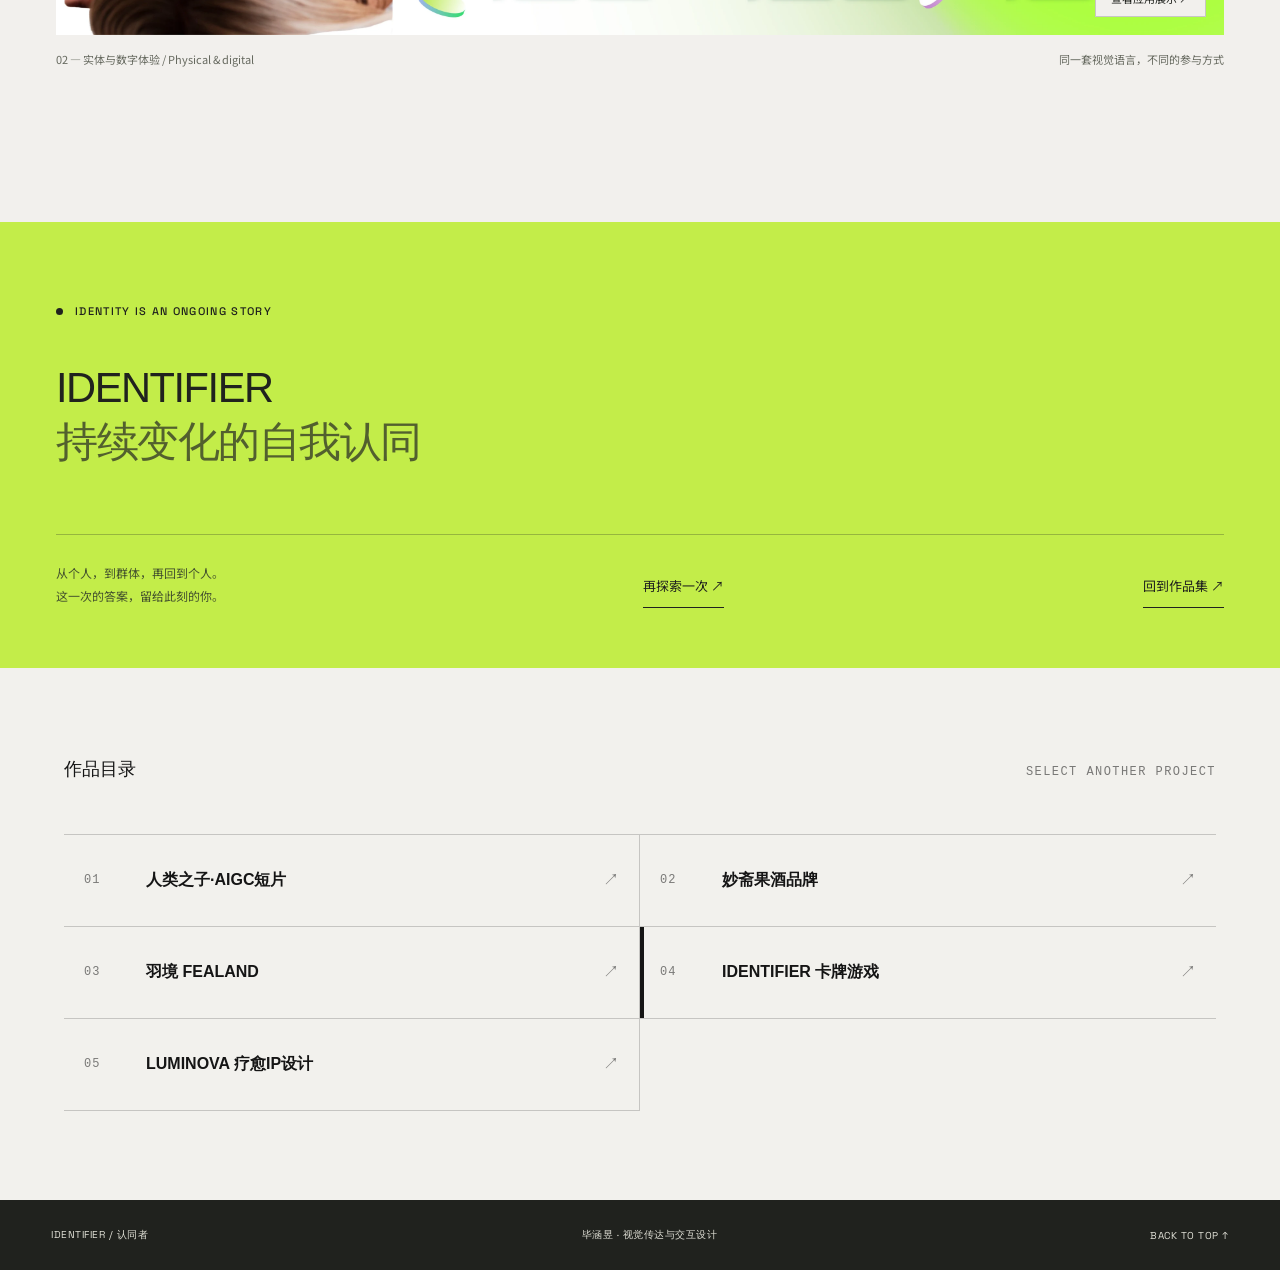
<file: project4new/index.html>
<!DOCTYPE html>
<html lang="zh-CN">
<head>
<meta charset="UTF-8">
<meta name="viewport" content="width=device-width, initial-scale=1.0">
<title>IDENTIFIER | 身份认同探索</title>
<link rel="preconnect" href="https://fonts.googleapis.com">
<link href="https://fonts.googleapis.com/css2?family=Space+Grotesk:wght@300;400;500;600;700&family=Noto+Sans+SC:wght@300;400;500;700;900&family=DM+Mono:ital,wght@0,300;0,400;0,500;1,300;1,400&display=swap" rel="stylesheet">
<link href="https://db.onlinewebfonts.com/c/8cb707a9b8a73f8a7403336b861c3074?family=BubbledotICG-FinePos" rel="stylesheet">
<style>
/* ═══════════════════════════════════════════
   IDENTIFIER v2 — 身份认同探索
   Light theme + noise grain + 绿粉蓝点缀
   ═══════════════════════════════════════════ */

:root {
  --bg: #f2f0ed;
  --bg-warm: #eae7e2;
  --text: #1a1a1a;
  --text-secondary: #6b6b6b;
  --text-muted: #999;
  --green: #7ec832;
  --green-soft: rgba(126,200,50,0.12);
  --pink: #d88fd8;
  --pink-soft: rgba(216,143,216,0.12);
  --blue: #6cb8d8;
  --blue-soft: rgba(108,184,216,0.12);
  --border: rgba(0,0,0,0.08);
  --font-display: 'BubbledotICG-FinePos', 'Space Grotesk', system-ui, sans-serif;
  --font-body: 'Noto Sans SC', 'Space Grotesk', system-ui, sans-serif;
  --font-mono: 'DM Mono', 'SF Mono', monospace;
}

* { margin:0; padding:0; box-sizing:border-box; }

html {
  scroll-behavior: smooth;
  overflow-x: hidden;
  scrollbar-width: thin;
  scrollbar-color: #ccc var(--bg);
}

body {
  font-family: var(--font-body);
  background: var(--bg);
  color: var(--text);
  overflow-x: hidden;
  -webkit-font-smoothing: antialiased;
  cursor: default;
}

/* ═══ NOISE GRAIN OVERLAY ═══ */
body::after {
  content: '';
  position: fixed;
  inset: 0;
  z-index: 10000;
  pointer-events: none;
  opacity: 0.035;
  background-image: url("data:image/svg+xml,%3Csvg viewBox='0 0 512 512' xmlns='http://www.w3.org/2000/svg'%3E%3Cfilter id='n'%3E%3CfeTurbulence type='fractalNoise' baseFrequency='0.75' numOctaves='4' stitchTiles='stitch'/%3E%3C/filter%3E%3Crect width='100%25' height='100%25' filter='url(%23n)'/%3E%3C/svg%3E");
  background-size: 512px 512px;
}

/* ═══ CUSTOM CURSOR ═══ */
.cursor-dot {
  position: fixed;
  width: 8px; height: 8px;
  background: var(--text);
  border-radius: 50%;
  pointer-events: none;
  z-index: 10001;
  transition: transform 0.15s ease-out, opacity 0.15s;
  mix-blend-mode: difference;
}
.cursor-ring {
  position: fixed;
  width: 36px; height: 36px;
  border: 1.5px solid var(--text);
  border-radius: 50%;
  pointer-events: none;
  z-index: 10001;
  transition: transform 0.3s cubic-bezier(0.16,1,0.3,1), opacity 0.3s, width 0.3s, height 0.3s, border-color 0.3s;
  mix-blend-mode: difference;
  opacity: 0.5;
}
.cursor-ring.hovering {
  width: 56px; height: 56px;
  border-color: var(--green);
  opacity: 0.8;
}

/* ═══ ANIMATIONS ═══ */
@keyframes fadeInUp {
  from { opacity:0; transform:translateY(32px); }
  to { opacity:1; transform:translateY(0); }
}
@keyframes headlineFade {
  to { opacity:1; transform:translateY(0); }
}
@keyframes heroPhotoIn {
  from { opacity:0; transform:scale(1.05); }
  to { opacity:1; transform:scale(1); }
}
@keyframes heroCardIn {
  from { opacity:0; transform:translateY(-50%) translateX(30px) rotate(3deg); }
  to { opacity:1; transform:translateY(-50%) translateX(0) rotate(0deg); }
}
@keyframes revealBlur {
  from { opacity:0; transform:translateY(22px) scale(0.98); filter:blur(6px); }
  to { opacity:1; transform:translateY(0) scale(1); filter:blur(0); }
}
@keyframes fadeIn {
  from { opacity:0; }
  to { opacity:1; }
}
@keyframes float {
  0%,100% { transform:translateY(0) rotate(0deg); }
  50% { transform:translateY(-10px) rotate(1deg); }
}
@keyframes pulse-ring {
  0% { transform:scale(1); opacity:0.6; }
  100% { transform:scale(2.5); opacity:0; }
}
@keyframes spin-slow {
  from { transform: rotate(0deg); }
  to { transform: rotate(360deg); }
}
@keyframes marquee {
  from { transform: translateX(0); }
  to { transform: translateX(-50%); }
}
@keyframes grain-shift {
  0%, 100% { transform: translate(0, 0); }
  10% { transform: translate(-2%, -2%); }
  30% { transform: translate(1%, 3%); }
  50% { transform: translate(-3%, 1%); }
  70% { transform: translate(3%, -1%); }
  90% { transform: translate(1%, 2%); }
}

.reveal {
  opacity: 0;
  transform: translateY(28px);
  transition: all 0.9s cubic-bezier(0.16,1,0.3,1);
}
.reveal.visible {
  opacity: 1;
  transform: translateY(0);
}
.reveal-delay-1 { transition-delay: 0.1s; }
.reveal-delay-2 { transition-delay: 0.2s; }
.reveal-delay-3 { transition-delay: 0.3s; }

/* ═══ NAV ═══ */
.nav {
  position: fixed;
  top: 0; left: 0; right: 0;
  z-index: 1000;
  padding: 20px 48px;
  display: flex;
  justify-content: space-between;
  align-items: center;
  backdrop-filter: blur(24px) saturate(1.2);
  background: rgba(242,240,237,0.75);
  border-bottom: 1px solid var(--border);
  transition: transform 0.4s cubic-bezier(0.16,1,0.3,1);
}
.nav-logo {
  font-family: var(--font-display);
  font-size: 16px;
  font-weight: 700;
  letter-spacing: 5px;
  text-transform: uppercase;
}
.nav-logo span { color: var(--green); }
.nav-links { display: flex; gap: 36px; }
.nav-links a {
  color: var(--text-muted);
  text-decoration: none;
  font-size: 12px;
  font-family: var(--font-mono);
  letter-spacing: 1.5px;
  transition: color 0.3s;
  position: relative;
  text-transform: uppercase;
}
.nav-links a::after {
  content: '';
  position: absolute;
  bottom: -4px; left: 0;
  width: 0; height: 1px;
  background: var(--text);
  transition: width 0.4s cubic-bezier(0.16,1,0.3,1);
}
.nav-links a:hover { color: var(--text); }
.nav-links a:hover::after { width: 100%; }

/* ═══ HERO ═══ */
.hero {
  position: relative;
  height: 100vh;
  min-height: 700px;
  display: flex;
  flex-direction: column;
  justify-content: center;
  align-items: flex-start;
  text-align: left;
  overflow: hidden;
  background: var(--bg);
}
.hero-bg-shapes {
  position: absolute;
  inset: 0;
  overflow: hidden;
  pointer-events: none;
}
.hero-shape {
  position: absolute;
  border-radius: 50%;
  opacity: 0.08;
}
.hero-shape-1 {
  width: 600px; height: 600px;
  background: var(--green);
  top: -200px; left: -100px;
  filter: blur(80px);
}
.hero-shape-2 {
  width: 400px; height: 400px;
  background: var(--pink);
  top: 10%; right: -50px;
  filter: blur(60px);
}
.hero-shape-3 {
  width: 350px; height: 350px;
  background: var(--blue);
  bottom: -100px; left: 30%;
  filter: blur(70px);
}

.hero-content {
  position: relative;
  z-index: 3;
  animation: revealBlur 0.85s cubic-bezier(0.22,1,0.36,1) both;
  width: 100%;
  max-width: 1200px;
  margin: 0;
  padding-left: clamp(24px, 6vw, 80px);
  padding-right: clamp(24px, 6vw, 80px);
  text-align: left;
}
.hero-overline {
  animation: revealBlur 0.85s cubic-bezier(0.22,1,0.36,1) both;
  animation-delay: 0.05s;
  font-family: var(--font-mono);
  font-size: 12px;
  font-size: 11px;
  letter-spacing: 4px;
  text-transform: uppercase;
  color: var(--text-muted);
  margin-bottom: 24px;
}
.hero-title {
  margin-bottom: 28px;
}
.hero-title .line {
  display: block;
  white-space: nowrap;
  font-family: var(--font-display);
  font-size: clamp(56px, 11vw, 140px);
  line-height: 1.08;
  color: var(--text);
  letter-spacing: -0.04em;
  text-shadow: 0 0 40px var(--bg), 0 0 80px var(--bg);
  opacity: 0;
  transform: translateY(14px);
  animation: headlineFade 0.85s cubic-bezier(0.22,1,0.36,1) forwards;
}
.hero-title .line:nth-child(1) { animation-delay: 0.12s; }
.hero-title .line:nth-child(2) { animation-delay: 0.3s; }
.hero-title .line em {
  font-style: italic;
  color: var(--green);
}
.hero-tagline {
  animation: revealBlur 0.85s cubic-bezier(0.22,1,0.36,1) both;
  animation-delay: 0.4s;
  font-size: clamp(18px, 2.5vw, 26px);
  color: var(--text-secondary);
  line-height: 1.7;
  font-weight: 300;
}
.hero-tagline strong {
  color: var(--text);
  font-weight: 600;
}
.hero-scroll {
  position: absolute;
  bottom: 48px;
  left: clamp(24px, 6vw, 80px);
  transform: none;
  display: flex;
  flex-direction: column;
  align-items: center;
  gap: 10px;
  animation: float 4s ease-in-out infinite;
}
.hero-scroll span {
  font-family: var(--font-mono);
  font-size: 10px;
  color: var(--text-muted);
  letter-spacing: 3px;
}
.hero-scroll-line {
  width: 1px; height: 48px;
  background: linear-gradient(to bottom, var(--text), transparent);
}

/* ═══ MARQUEE ═══ */
.marquee {
  overflow: hidden;
  white-space: nowrap;
  padding: 20px 0;
  border-top: 1px solid var(--border);
  border-bottom: 1px solid var(--border);
}
.marquee-inner {
  display: inline-flex;
  animation: marquee 30s linear infinite;
}
.marquee-item {
  font-family: var(--font-display);
  font-size: 14px;
  font-weight: 500;
  letter-spacing: 3px;
  text-transform: uppercase;
  color: var(--text-muted);
  padding: 0 40px;
  display: inline-flex;
  align-items: center;
  gap: 16px;
}
.marquee-dot {
  width: 4px; height: 4px;
  border-radius: 50%;
  background: var(--green);
}

/* ═══ SECTION COMMON ═══ */
.section {
  padding: 140px 48px;
  max-width: 1200px;
  margin: 0 auto;
  position: relative;
}
.section-label {
  font-family: var(--font-mono);
  font-size: 11px;
  color: var(--green);
  letter-spacing: 4px;
  text-transform: uppercase;
  margin-bottom: 16px;
}
.gallery .section-label {
  color: var(--green);
}
.gallery .section-title {
  color: #fff;
}
.gallery .section-desc {
  color: #aaa;
}
.section-title {
  font-family: var(--font-display);
  font-size: clamp(32px, 5vw, 52px);
  font-weight: 700;
  line-height: 1.1;
  margin-bottom: 20px;
  letter-spacing: -1px;
}
.section-desc {
  font-size: clamp(14px, 1.5vw, 16px);
  color: var(--text-secondary);
  line-height: 1.9;
  max-width: 560px;
  font-weight: 300;
}
.section-divider {
  width: 48px; height: 1px;
  background: var(--text);
  margin: 48px 0;
  opacity: 0.2;
}

/* ═══ PHILOSOPHY ═══ */
.philosophy {
  min-height: 100vh;
  display: flex;
  align-items: center;
}
.philosophy-grid {
  display: grid;
  grid-template-columns: 1fr 1fr;
  gap: 80px;
  align-items: center;
  width: 100%;
}
.philosophy-visual {
  position: relative;
}
.philosophy-img-wrap {
  position: relative;
  overflow: hidden;
  border-radius: 8px;
}
.philosophy-img-wrap::after {
  content: '';
  position: absolute;
  inset: 0;
  border: 1px solid rgba(0,0,0,0.06);
  border-radius: 8px;
  pointer-events: none;
}
.philosophy-card-img {
  width: 100%;
  display: block;
  filter: grayscale(0.15);
  transition: filter 0.6s, transform 0.6s;
}
.philosophy-img-wrap:hover .philosophy-card-img {
  filter: grayscale(0);
  transform: scale(1.02);
}
.philosophy-quote {
  font-size: clamp(18px, 2.5vw, 26px);
  font-weight: 300;
  line-height: 1.7;
  margin-top: 40px;
  padding-left: 20px;
  border-left: 2px solid var(--green);
  color: var(--text-secondary);
}
.philosophy-quote strong { color: var(--text); font-weight: 600; }

/* ═══ SYSTEM EXPLANATION ═══ */
.system {
  padding: 120px 48px 40px;
  max-width: 1200px;
  margin: 0 auto;
}
.system-header {
  text-align: center;
  margin-bottom: 80px;
}
.system-layers {
  display: grid;
  grid-template-columns: 1fr 80px 1fr;
  gap: 0;
  align-items: start;
}
.system-layer {
  padding: 40px;
  border-radius: 12px;
  position: relative;
}
.system-layer-1 {
  background: var(--bg-warm);
  border: 1px solid var(--border);
}
.system-layer-2 {
  background: var(--bg-warm);
  border: 1px solid var(--border);
}
.system-layer-arrow {
  display: flex;
  align-items: center;
  justify-content: center;
  height: 100%;
  min-height: 200px;
}
.system-layer-tag {
  font-family: var(--font-mono);
  font-size: 10px;
  letter-spacing: 3px;
  text-transform: uppercase;
  color: var(--text-muted);
  margin-bottom: 20px;
}
.system-layer-title {
  font-family: var(--font-display);
  font-size: 24px;
  font-weight: 600;
  margin-bottom: 16px;
}
.system-layer-desc {
  font-size: 14px;
  color: var(--text-secondary);
  line-height: 1.8;
  margin-bottom: 24px;
}
.system-items {
  display: flex;
  flex-direction: column;
  gap: 12px;
}
.system-item {
  display: flex;
  align-items: center;
  gap: 12px;
  font-size: 14px;
}
.system-item-icon {
  width: 28px; height: 28px;
  display: flex;
  align-items: center;
  justify-content: center;
  flex-shrink: 0;
}

/* ═══ THREE CAMPS ═══ */
.camps {
  padding: 120px 48px;
  max-width: 1200px;
  margin: 0 auto;
}
.camps-grid {
  display: grid;
  grid-template-columns: repeat(3, 1fr);
  gap: 24px;
  margin-top: 56px;
}
.camp-card {
  position: relative;
  border-radius: 12px;
  overflow: hidden;
  aspect-ratio: 3/4;
  cursor: pointer;
  transition: transform 0.6s cubic-bezier(0.16,1,0.3,1), box-shadow 0.6s;
}
.camp-card:hover {
  transform: translateY(-6px);
  box-shadow: 0 24px 48px rgba(0,0,0,0.08);
}
.camp-card img {
  width: 100%;
  height: 100%;
  object-fit: cover;
  filter: grayscale(0.15);
  transition: filter 0.5s, transform 0.6s;
}
.camp-card:hover img {
  filter: grayscale(0);
  transform: scale(1.03);
}
.camp-card-overlay {
  position: absolute;
  inset: 0;
  background: linear-gradient(to top, rgba(0,0,0,0.7) 0%, transparent 50%);
  display: flex;
  flex-direction: column;
  justify-content: flex-end;
  padding: 28px;
  opacity: 0;
  transition: opacity 0.4s;
}
.camp-card:hover .camp-card-overlay { opacity: 1; }
.camp-card-tag {
  font-family: var(--font-mono);
  font-size: 10px;
  letter-spacing: 3px;
  text-transform: uppercase;
  margin-bottom: 6px;
  color: rgba(255,255,255,0.7);
}
.camp-card-title {
  font-family: var(--font-display);
  font-size: 22px;
  font-weight: 600;
  color: #fff;
}
.camp-green .camp-card-tag { color: var(--green); }
.camp-blue .camp-card-tag { color: var(--blue); }
.camp-pink .camp-card-tag { color: var(--pink); }

/* ═══ CARD GALLERY ═══ */
.gallery {
  position: relative;
  z-index: 1;
  padding: 80px 0 60px;
  overflow: hidden;
  background: var(--bg);
  color: var(--text);
}
.gallery-header {
  padding: 0 48px;
  max-width: 1200px;
  margin: 0 auto 48px;
  color: var(--text);
}
.gallery-header .section-title {
  color: var(--text);
  font-size: clamp(28px, 4vw, 44px);
  letter-spacing: -0.5px;
}
.gallery-header .section-desc {
  color: var(--text-secondary);
}
/* ═══ INFINITE CAROUSEL ═══ */
.gallery-track-wrapper {
  width: 100%;
  overflow: hidden;
  padding: 20px 0;
  position: relative;
}
.gallery-track-wrapper::before,
.gallery-track-wrapper::after {
  content: "";
  position: absolute;
  top: 0; bottom: 0;
  width: 80px;
  z-index: 2;
  pointer-events: none;
}
.gallery-track-wrapper::before {
  left: 0;
  background: linear-gradient(to right, var(--bg), transparent);
}
.gallery-track-wrapper::after {
  right: 0;
  background: linear-gradient(to left, var(--bg), transparent);
}

.gallery-track {
  display: flex;
  gap: 24px;
  padding: 0 48px;
  width: max-content;
  will-change: transform;
  animation: carouselScroll 15s linear infinite;
}
.gallery-track:hover {
  animation-play-state: paused;
}

@keyframes carouselScroll {
  0% { transform: translateX(0); }
  100% { transform: translateX(calc(-50% - 12px)); }
}
.card-item {
  flex: 0 0 280px;
  perspective: 1200px;
  cursor: pointer;
  position: relative;
}
.card-inner {
  position: relative;
  width: 100%;
  aspect-ratio: 3/4;
  transition: transform 0.8s cubic-bezier(0.16,1,0.3,1);
  transform-style: preserve-3d;
}
.card-item.flipped .card-inner {
  transform: rotateY(180deg);
}
.card-front {
  position: absolute;
  inset: 0;
  backface-visibility: hidden;
  border-radius: 12px;
  overflow: hidden;
  box-shadow: 0 4px 24px rgba(0,0,0,0.1);
  border: 2px solid #333;
}
.card-front img {
  width: 100%;
  height: 100%;
  object-fit: cover;
  display: block;
}
.card-back {
  position: absolute;
  inset: 0;
  backface-visibility: hidden;
  border-radius: 12px;
  overflow: hidden;
  transform: rotateY(180deg);
  background: #fff;
  border: 2px solid #333;
  display: flex;
  flex-direction: column;
  justify-content: center;
  align-items: center;
  padding: 32px;
  text-align: center;
  box-shadow: 0 4px 24px rgba(0,0,0,0.1);
  color: var(--text);
}
.card-back-shape {
  margin-bottom: 16px;
}
.card-back-camp {
  font-family: var(--font-mono);
  font-size: 10px;
  letter-spacing: 3px;
  text-transform: uppercase;
  margin-bottom: 8px;
}
.card-back-name {
  font-family: var(--font-display);
  font-size: 18px;
  font-weight: 600;
  margin-bottom: 12px;
  color: var(--text);
}
.card-back-desc {
  font-size: 13px;
  color: var(--text-secondary);
  line-height: 1.7;
}
.gallery-nav {
  display: flex;
  justify-content: center;
  gap: 12px;
  margin-top: 36px;
}
.gallery-nav-btn {
  width: 40px; height: 40px;
  border-radius: 50%;
  border: 1px solid var(--border);
  background: #fff;
  color: var(--text);
  cursor: pointer;
  display: flex;
  align-items: center;
  justify-content: center;
  font-size: 14px;
  transition: all 0.3s;
}
.gallery-nav-btn:hover {
  border-color: var(--text);
  background: var(--text);
  color: #fff;
}

/* ═══ QUESTIONNAIRE ═══ */
.questionnaire {
  min-height: 100vh;
  display: flex;
  flex-direction: column;
  justify-content: center;
  align-items: center;
  text-align: center;
  position: relative;
  padding: 120px 48px;
}
.q-phase-indicator {
  display: flex;
  gap: 24px;
  margin-bottom: 48px;
  align-items: center;
}
.q-phase {
  font-family: var(--font-mono);
  font-size: 11px;
  letter-spacing: 2px;
  text-transform: uppercase;
  color: var(--text-muted);
  padding: 8px 20px;
  border-radius: 60px;
  border: 1px solid var(--border);
  transition: all 0.4s;
}
.q-phase.active {
  color: var(--text);
  border-color: var(--text);
  background: var(--text);
  color: #fff;
}
.q-phase.done {
  color: var(--green);
  border-color: var(--green);
}
.q-phase-line {
  width: 32px; height: 1px;
  background: var(--border);
}
.q-progress {
  display: flex;
  gap: 6px;
  margin-bottom: 40px;
}
.q-dot {
  width: 6px; height: 6px;
  border-radius: 50%;
  background: #ddd;
  transition: all 0.3s;
}
.q-dot.active { background: var(--text); transform: scale(1.4); }
.q-dot.done-green { background: var(--green); }
.q-dot.done-pink { background: var(--pink); }
.q-dot.done-blue { background: var(--blue); }

.q-container {
  max-width: 640px;
  width: 100%;
}
.q-number {
  font-family: var(--font-mono);
  font-size: 12px;
  color: var(--green);
  letter-spacing: 3px;
  margin-bottom: 16px;
}
.q-text {
  font-size: clamp(20px, 3vw, 28px);
  font-weight: 400;
  line-height: 1.6;
  margin-bottom: 8px;
}
.q-text-en {
  font-family: var(--font-mono);
  font-size: clamp(11px, 1.2vw, 13px);
  color: var(--text-muted);
  margin-bottom: 44px;
  font-style: italic;
}
.q-options {
  display: flex;
  justify-content: center;
  gap: 16px;
  flex-wrap: wrap;
}
.q-option {
  padding: 14px 36px;
  border: 1.5px solid var(--border);
  border-radius: 60px;
  background: #fff;
  color: var(--text);
  font-family: var(--font-body);
  font-size: 15px;
  cursor: pointer;
  transition: all 0.4s cubic-bezier(0.16,1,0.3,1);
  position: relative;
  overflow: hidden;
}
.q-option:hover {
  border-color: var(--text);
  transform: translateY(-2px);
  box-shadow: 0 8px 24px rgba(0,0,0,0.06);
}
.q-option.selected[data-val="yes"] {
  border-color: var(--green);
  background: var(--green-soft);
  color: #3a7a10;
}
.q-option.selected[data-val="or"] {
  border-color: var(--pink);
  background: var(--pink-soft);
  color: #8a4a8a;
}
.q-option.selected[data-val="no"] {
  border-color: var(--blue);
  background: var(--blue-soft);
  color: #2a6a8a;
}

/* Result */
/* ═══ CARD REVEAL RESULT ═══ */
.q-result {
  display: none;
  width: 100%;
  max-width: 960px;
}
.q-result.show {
  display: block;
}

/* Overlay for card flip */
.card-reveal-overlay {
  position: fixed;
  inset: 0;
  background: rgba(26,26,26,0.85);
  z-index: 9999;
  display: flex;
  align-items: center;
  justify-content: center;
  opacity: 0;
  transition: opacity 0.4s ease;
}
.card-reveal-overlay.visible {
  opacity: 1;
}

/* The flipping card */
.card-reveal-card {
  width: 280px;
  perspective: 1200px;
  cursor: pointer;
}
.card-reveal-inner {
  position: relative;
  width: 100%;
  aspect-ratio: 9/16;
  transform-style: preserve-3d;
  transition: transform 0.8s cubic-bezier(0.22, 1, 0.36, 1);
}
.card-reveal-card.flipped .card-reveal-inner {
  transform: rotateY(180deg);
}
.card-reveal-front {
  position: absolute;
  inset: 0;
  backface-visibility: hidden;
  background: #1a1a1a;
  border: 2px solid #333;
  display: flex;
  align-items: center;
  justify-content: center;
  overflow: hidden;
}
.card-reveal-front::after {
  content: '?';
  font-family: var(--font-display);
  font-size: 72px;
  color: rgba(255,255,255,0.15);
}
.card-reveal-back {
  position: absolute;
  inset: 0;
  backface-visibility: hidden;
  transform: rotateY(180deg);
  overflow: hidden;
}
.card-reveal-back img {
  width: 100%;
  height: 100%;
  object-fit: cover;
  display: block;
}

/* Tap hint */
.card-reveal-hint {
  position: absolute;
  bottom: -40px;
  left: 50%;
  transform: translateX(-50%);
  font-family: var(--font-mono);
  font-size: 11px;
  color: rgba(255,255,255,0.5);
  letter-spacing: 2px;
  white-space: nowrap;
  animation: pulseHint 1.5s ease-in-out infinite;
}
@keyframes pulseHint {
  0%, 100% { opacity: 0.5; }
  50% { opacity: 1; }
}

/* Card expand animation */
.card-reveal-card.expanded {
  animation: cardExpand 0.8s cubic-bezier(0.22, 1, 0.36, 1) forwards;
}
@keyframes cardExpand {
  0% { transform: scale(1); position: fixed; z-index: 10000; }
  100% { transform: scale(0.85); position: relative; z-index: 1; }
}

/* Result layout: card left, info right */
.q-result-layout {
  display: flex;
  gap: 56px;
  align-items: flex-start;
  padding: 0 48px;
  opacity: 0;
  transform: translateY(20px);
  transition: all 0.6s cubic-bezier(0.22, 1, 0.36, 1);
}
.q-result-layout.visible {
  opacity: 1;
  transform: translateY(0);
}
.q-result-card-side {
  flex: 0 0 280px;
}
.q-result-card-side {
  display: flex;
  justify-content: center;
}
.q-result-card-side img {
  width: 100%;
  aspect-ratio: 9/16;
  object-fit: cover;
  display: block;
  box-shadow: 0 8px 40px rgba(0,0,0,0.15);
}
.q-result-info-side {
  flex: 1;
  min-width: 0;
  text-align: center;
}
.q-result-badge {
  display: inline-flex;
  align-items: center;
  gap: 8px;
  padding: 8px 20px;
  border-radius: 60px;
  font-family: var(--font-mono);
  font-size: 11px;
  letter-spacing: 2px;
  text-transform: uppercase;
  margin-bottom: 20px;
}
.q-result-title {
  font-family: var(--font-display);
  font-size: clamp(28px, 4vw, 40px);
  font-weight: 700;
  margin-bottom: 8px;
  letter-spacing: -0.5px;
  line-height: 1.1;
}
.q-result-subtitle {
  font-family: var(--font-mono);
  font-size: 12px;
  color: var(--text-muted);
  letter-spacing: 2px;
  margin-bottom: 24px;
}
.q-result-desc {
  font-size: 15px;
  color: var(--text-secondary);
  line-height: 1.9;
  margin-bottom: 32px;
}
.q-result-shape {
  width: 120px;
  height: 120px;
  margin: 0 auto 24px;
  text-align: center;
}
.q-result-again {
  padding: 14px 36px;
  border: 1.5px solid var(--text);
  border-radius: 60px;
  background: transparent;
  color: var(--text);
  font-family: var(--font-mono);
  font-size: 12px;
  cursor: pointer;
  letter-spacing: 1.5px;
  transition: all 0.3s cubic-bezier(0.22, 1, 0.36, 1);
  text-transform: uppercase;
}
.q-result-again:hover {
  background: var(--text);
  color: #fff;
  transform: translateY(-2px);
  box-shadow: 0 8px 24px rgba(0,0,0,0.1);
}

/* Mobile */
@media (max-width: 768px) {
  .q-result-layout {
    flex-direction: column;
    align-items: center;
    gap: 32px;
    padding: 0 24px;
  }
  .q-result-card-side {
    flex: none;
    width: 220px;
  }
  .q-result-info-side {
    text-align: center;
  }
}


/* ═══ GROUP IDENTITY ═══ */
.group-section {
  min-height: 100vh;
  display: flex;
  align-items: center;
}
.group-grid {
  display: grid;
  grid-template-columns: 1fr 1fr;
  gap: 80px;
  align-items: center;
  width: 100%;
}
.group-diagram {
  display: flex;
  justify-content: center;
}
.group-svg {
  width: 100%;
  max-width: 420px;
}

/* ═══ RED DOT CURSOR ═══ */
#groupDiagram {
  position: relative;
  cursor: none;
}
.group-svg {
  transition: none;
}
.group-svg #gSquare,
.group-svg #gTriangle,
.group-svg #gCircle {
  transition: all 0.35s cubic-bezier(0.22, 1, 0.36, 1);
  transform-origin: 200px 200px;
}
.group-svg #gSquare.active {
  stroke: #E53E3E;
  stroke-width: 3;
  transform: scale(1.06);
}
.group-svg #gTriangle.active {
  stroke: #E53E3E;
  stroke-width: 3;
  transform: scale(1.08);
}
.group-svg #gCircle.active {
  stroke: #E53E3E;
  stroke-width: 3;
  transform: scale(1.12);
}
.red-cursor {
  position: fixed;
  width: 22px;
  height: 22px;
  background: #E53E3E;
  border: 2.5px solid #fff;
  border-radius: 50%;
  pointer-events: none;
  z-index: 10002;
  transform: translate(-50%, -50%);
  box-shadow: 0 2px 10px rgba(229,62,62,0.45);
  opacity: 0;
  transition: opacity 0.25s ease;
  mix-blend-mode: normal;
}
.red-cursor.visible {
  opacity: 1;
}
.group-legend {
  margin-top: 40px;
  display: flex;
  flex-direction: column;
  gap: 16px;
}
.group-legend-item {
  display: flex;
  align-items: center;
  gap: 14px;
  font-size: 14px;
  color: var(--text-secondary);
}
.group-legend-icon {
  width: 28px; height: 28px;
  display: flex;
  align-items: center;
  justify-content: center;
  flex-shrink: 0;
}

/* ═══ LIFETIME CD ═══ */
.cd-section {
  min-height: 100vh;
  display: flex;
  align-items: center;
  background: var(--bg-warm);
  border-top: 1px solid var(--border);
  border-bottom: 1px solid var(--border);
}
.cd-grid {
  display: grid;
  grid-template-columns: 1fr 1fr;
  gap: 80px;
  align-items: center;
  width: 100%;
  max-width: 1200px;
  margin: 0 auto;
  padding: 120px 48px;
}
.cd-visual {
  position: relative;
  display: flex;
  justify-content: center;
  align-items: center;
}
.cd-disc {
  width: 300px; height: 300px;
  border-radius: 50%;
  position: relative;
  animation: spin-slow 25s linear infinite;
  box-shadow: 0 8px 40px rgba(0,0,0,0.08);
}
.cd-disc img {
  width: 100%;
  height: 100%;
  object-fit: cover;
  border-radius: 50%;
}
.cd-center {
  position: absolute;
  top: 50%; left: 50%;
  transform: translate(-50%, -50%);
  width: 50px; height: 50px;
  background: var(--bg-warm);
  border-radius: 50%;
  border: 2px solid var(--border);
}
.cd-fragments {
  position: absolute;
  inset: -50px;
}
.cd-fragment {
  position: absolute;
  width: 70px; height: 70px;
  border-radius: 50%;
  opacity: 0.15;
  animation: float 5s ease-in-out infinite;
}
.cd-fragment:nth-child(1) {
  background: var(--green);
  top: 5%; left: 5%;
  animation-delay: 0s;
}
.cd-fragment:nth-child(2) {
  background: var(--pink);
  top: 0%; right: 10%;
  animation-delay: 1.2s;
}
.cd-fragment:nth-child(3) {
  background: var(--blue);
  bottom: 10%; left: 0%;
  animation-delay: 2.4s;
}
.cd-fragment:nth-child(4) {
  background: var(--green);
  bottom: 5%; right: 5%;
  animation-delay: 0.6s;
}
.cd-fragment:nth-child(5) {
  background: var(--pink);
  top: 35%; left: -8%;
  animation-delay: 1.8s;
}

/* ═══ CLOSING ═══ */
.closing {
  min-height: 120vh;
  display: flex;
  flex-direction: column;
  justify-content: center;
  align-items: center;
  text-align: center;
  padding: 120px 48px;
  position: relative;
}
.closing-text { position: relative; z-index: 2; }
.closing-quote {
  font-size: clamp(22px, 3.5vw, 40px);
  font-weight: 300;
  line-height: 1.6;
  max-width: 640px;
  margin-bottom: 28px;
  color: var(--text-secondary);
}
.closing-quote strong {
  color: var(--text);
  font-weight: 600;
}
.closing-author {
  font-family: var(--font-mono);
  font-size: 12px;
  color: var(--text-muted);
  letter-spacing: 2px;
}
.closing-footer {
  margin-top: 80px;
  display: flex;
  flex-direction: column;
  align-items: center;
  gap: 12px;
}
.closing-footer-line {
  width: 1px; height: 48px;
  background: linear-gradient(to bottom, var(--text), transparent);
  opacity: 0.2;
}
.closing-footer-text {
  font-family: var(--font-mono);
  font-size: 10px;
  color: var(--text-muted);
  letter-spacing: 3px;
}

/* ═══ RESPONSIVE ═══ */
@media (max-width: 900px) {
  .hero-photo { display: none; }
  .philosophy-grid,
  .group-grid,
  .cd-grid,
  .system-layers {
    grid-template-columns: 1fr;
    gap: 40px;
  }
  .system-layer-arrow {
    min-height: auto;
    padding: 16px 0;
    transform: rotate(90deg);
  }
  .camps-grid {
    grid-template-columns: 1fr;
    max-width: 380px;
    margin-left: auto;
    margin-right: auto;
  }
  .nav-links { display: none; }
  .section, .camps, .system { padding: 80px 24px; }
  .card-item { flex: 0 0 220px; }
  .cursor-dot, .cursor-ring { display: none; }
}
@media (max-width: 600px) {
  .nav { padding: 16px 20px; }
  .q-options { flex-direction: column; align-items: center; }
  .q-option { width: 80%; }
}


/* ═══ INTERVIEW SWITCHER ═══ */
.interview-switcher {
  position: relative;
  overflow: hidden;
}
.interview-panel {
  transition: opacity 0.7s cubic-bezier(0.22,1,0.36,1), transform 0.7s cubic-bezier(0.22,1,0.36,1);
}
.interview-panel.exit-left {
  opacity: 0;
  transform: translateX(-60px);
}
.interview-panel.enter-right {
  opacity: 0;
  transform: translateX(60px);
}
.interview-panel.active {
  opacity: 1;
  transform: translateX(0);
}
.interview-panel.hidden {
  display: none;
}

/* Arrow button */
.interview-arrow {
  display: flex;
  justify-content: center;
  margin-top: 48px;
}
.interview-arrow-btn {
  width: 56px;
  height: 56px;
  border-radius: 50%;
  border: 1.5px solid var(--border);
  background: #fff;
  cursor: pointer;
  display: flex;
  align-items: center;
  justify-content: center;
  transition: all 0.4s cubic-bezier(0.22,1,0.36,1);
  position: relative;
  overflow: hidden;
}
.interview-arrow-btn::before {
  content: '';
  position: absolute;
  inset: 0;
  border-radius: 50%;
  background: var(--text);
  transform: scale(0);
  transition: transform 0.4s cubic-bezier(0.22,1,0.36,1);
}
.interview-arrow-btn:hover {
  border-color: var(--text);
  transform: translateX(4px);
}
.interview-arrow-btn:hover::before {
  transform: scale(1);
}
.interview-arrow-btn svg {
  position: relative;
  z-index: 1;
  transition: color 0.3s;
}
.interview-arrow-btn:hover svg {
  color: #fff;
}
.interview-arrow-btn.pink:hover {
  border-color: var(--pink);
}
.interview-arrow-btn.pink::before {
  background: var(--pink);
}

.interview.pink-theme .interview-timeline::before {
  background: linear-gradient(to bottom, transparent, var(--pink), transparent);
}
.interview.pink-theme .interview-dot-circle {
  background: var(--pink);
  box-shadow: 0 0 0 4px var(--bg), 0 0 16px var(--pink-glow);
}
.interview.pink-theme .interview-dot-circle::after {
  border-color: var(--pink);
}
.interview.pink-theme .interview-answer::before {
  color: var(--pink);
}
.interview.pink-theme .interview-satisfaction strong {
  color: var(--pink);
}
.interview.pink-theme .interview-glow {
  background: radial-gradient(circle, var(--pink) 0%, transparent 70%);
}

/* Blue theme */
.interview.blue-theme .interview-timeline::before {
  background: linear-gradient(to bottom, transparent, var(--blue), transparent);
}
.interview.blue-theme .interview-dot-circle {
  background: var(--blue);
  box-shadow: 0 0 0 4px var(--bg), 0 0 16px var(--blue-glow);
}
.interview.blue-theme .interview-dot-circle::after {
  border-color: var(--blue);
}
.interview.blue-theme .interview-answer::before {
  color: var(--blue);
}
.interview.blue-theme .interview-satisfaction strong {
  color: var(--blue);
}
.interview.blue-theme .interview-glow {
  background: radial-gradient(circle, var(--blue) 0%, transparent 70%);
}

/* Pink theme overrides for Interview 2 */
.interview.pink-theme .interview-timeline::before {
  background: linear-gradient(to bottom, transparent, var(--pink), transparent);
}
.interview.pink-theme .interview-dot-circle {
  background: var(--pink);
  box-shadow: 0 0 0 4px var(--bg), 0 0 16px var(--pink-glow);
}
.interview.pink-theme .interview-dot-circle::after {
  border-color: var(--pink);
}
.interview.pink-theme .interview-answer::before {
  color: var(--pink);
}
.interview.pink-theme .interview-satisfaction strong {
  color: var(--pink);
}
.interview.pink-theme .interview-glow {
  background: radial-gradient(circle, var(--pink) 0%, transparent 70%);
}

/* Bilingual text */
.interview-question-cn {
  font-size: 12px;
  color: var(--text-muted);
  font-weight: 400;
  margin-top: 4px;
  font-style: italic;
}
.interview-answer-cn {
  font-size: 12px;
  color: var(--text-muted);
  margin-top: 6px;
  font-style: italic;
  line-height: 1.6;
}

/* ═══ INTERVIEW TIMELINE ═══ */
.interview {
  padding: 120px 48px;
  max-width: 1200px;
  margin: 0 auto;
  position: relative;
}
.interview-header {
  display: flex;
  justify-content: space-between;
  align-items: flex-start;
  margin-bottom: 60px;
  padding-bottom: 24px;
  border-bottom: 1px solid var(--border);
}
.interview-meta {
  font-family: var(--font-mono);
  font-size: 11px;
  color: var(--text-muted);
  letter-spacing: 2px;
  text-transform: uppercase;
}
.interview-member {
  font-family: var(--font-display);
  font-size: 20px;
  font-weight: 600;
}
.interview-member span {
  display: block;
  font-family: var(--font-mono);
  font-size: 11px;
  font-weight: 400;
  color: var(--text-muted);
  letter-spacing: 1px;
  margin-top: 4px;
}
.interview-satisfaction {
  text-align: right;
}
.interview-satisfaction strong {
  font-family: var(--font-display);
  font-size: 32px;
  font-weight: 700;
  color: var(--green);
  display: block;
  line-height: 1;
}
.interview-satisfaction span {
  font-family: var(--font-mono);
  font-size: 10px;
  color: var(--text-muted);
  letter-spacing: 1px;
}

/* Timeline track */
.interview-timeline {
  position: relative;
  padding: 0 0 0 0;
}
.interview-timeline::before {
  content: '';
  position: absolute;
  left: 50%;
  top: 0;
  bottom: 0;
  width: 2px;
  background: linear-gradient(to bottom, transparent, var(--green), transparent);
  transform: translateX(-50%);
  opacity: 0.3;
}

/* Each Q&A pair */
.interview-qa {
  position: relative;
  display: grid;
  grid-template-columns: 1fr 60px 1fr;
  gap: 0;
  margin-bottom: 48px;
  opacity: 0;
  transform: translateY(24px);
  transition: all 0.8s cubic-bezier(0.22,1,0.36,1);
}
.interview-qa.visible {
  opacity: 1;
  transform: translateY(0);
}
.interview-qa:nth-child(odd) .interview-question {
  grid-column: 1;
  text-align: right;
  padding-right: 32px;
}
.interview-qa:nth-child(odd) .interview-answer {
  grid-column: 3;
  padding-left: 32px;
}
.interview-qa:nth-child(even) .interview-question {
  grid-column: 3;
  text-align: left;
  padding-left: 32px;
}
.interview-qa:nth-child(even) .interview-answer {
  grid-column: 1;
  text-align: right;
  padding-right: 32px;
}

/* Center dot */
.interview-dot {
  grid-column: 2;
  display: flex;
  justify-content: center;
  align-items: flex-start;
  padding-top: 8px;
}
.interview-dot-circle {
  width: 12px;
  height: 12px;
  border-radius: 50%;
  background: var(--green);
  position: relative;
  z-index: 2;
  box-shadow: 0 0 0 4px var(--bg), 0 0 16px var(--green-glow);
}
.interview-dot-circle::after {
  content: '';
  position: absolute;
  inset: -6px;
  border-radius: 50%;
  border: 1px solid var(--green);
  opacity: 0.3;
  animation: pulse-ring 2s ease-out infinite;
}

/* Question style */
.interview-question {
  font-family: var(--font-body);
  font-size: 15px;
  font-weight: 700;
  color: var(--text);
  line-height: 1.6;
}

/* Answer style */
.interview-answer {
  font-size: 14px;
  color: var(--text-secondary);
  line-height: 1.7;
  position: relative;
}
.interview-answer::before {
  content: '"';
  font-family: var(--font-display);
  font-size: 32px;
  color: var(--green);
  opacity: 0.3;
  position: absolute;
  top: -16px;
  line-height: 1;
}
.interview-qa:nth-child(odd) .interview-answer::before {
  left: 32px;
}
.interview-qa:nth-child(even) .interview-answer::before {
  right: 32px;
  left: auto;
}

/* Green glow blobs (like the original) */
.interview-glow {
  position: absolute;
  border-radius: 50%;
  background: radial-gradient(circle, var(--green) 0%, transparent 70%);
  opacity: 0.06;
  pointer-events: none;
  filter: blur(40px);
}
.interview-glow-1 { width: 300px; height: 300px; top: 20%; left: 10%; }
.interview-glow-2 { width: 250px; height: 250px; top: 50%; right: 5%; }
.interview-glow-3 { width: 200px; height: 200px; bottom: 10%; left: 30%; }

@media (max-width: 768px) {
  .interview-qa {
    grid-template-columns: 20px 1fr;
    gap: 0;
  }
  .interview-qa .interview-question,
  .interview-qa:nth-child(odd) .interview-question,
  .interview-qa:nth-child(even) .interview-question {
    grid-column: 2;
    text-align: left;
    padding-left: 16px;
    padding-right: 0;
  }
  .interview-qa .interview-answer,
  .interview-qa:nth-child(odd) .interview-answer,
  .interview-qa:nth-child(even) .interview-answer {
    grid-column: 2;
    text-align: left;
    padding-left: 16px;
    padding-right: 0;
  }
  .interview-dot {
    grid-column: 1;
    justify-content: center;
  }
  .interview-timeline::before { left: 10px; }
}



/* ═══ CAMPS SCROLL TRANSITION ═══ */
.camps-transition {
  position: relative;
  height: 300vh;
  overflow: visible;
}
.camps-transition-bg {
  position: fixed;
  top: 0; left: 0;
  width: 100%; height: 100vh;
  background: var(--bg);
  z-index: 0;
  will-change: background-color;
  visibility: hidden;
}
.camps-transition-content {
  position: relative;
  z-index: 2;
  height: 300vh;
  pointer-events: none;
}
.camps-shapes {
  position: fixed;
  top: 0; left: 0;
  width: 100%; height: 100vh;
  display: flex;
  align-items: center;
  justify-content: center;
  gap: 80px;
  pointer-events: none;
  z-index: 2;
  opacity: 0;
  will-change: transform, opacity;
}
#tdParticleCanvas {
  position: fixed;
  top: 0; left: 0;
  width: 100%; height: 100vh;
  pointer-events: none;
  z-index: 1;
  opacity: 0;
}
.camps-shape {
  filter: drop-shadow(0 0 60px currentColor);
  will-change: transform;
}
.camps-shape-circle { color: #ff6eff; }
.camps-shape-square { color: #00e5ff; }
.camps-shape-triangle { color: #39ff14; }
.camps-text {
  position: fixed;
  top: 0; left: 0;
  width: 100%; height: 100vh;
  display: flex;
  flex-direction: column;
  align-items: center;
  justify-content: center;
  z-index: 3;
  opacity: 0;
  transform: translateY(30px);
  pointer-events: none;
  will-change: transform, opacity;
}

/* ═══ CAMPS PARTICLES (legacy) ═══ */
.camps-particles {
  position: relative;
  width: 100%;
  height: 70vh;
  min-height: 500px;
  margin-top: 48px;
  overflow: hidden;
  border-radius: 16px;
  background: linear-gradient(135deg, rgba(126,200,50,0.03), rgba(216,143,216,0.03), rgba(108,184,216,0.03));
}
.camps-particles canvas {
  width: 100%;
  height: 100%;
  display: block;
}
.camps-labels {
  position: absolute;
  bottom: 32px;
  left: 0;
  right: 0;
  display: flex;
  justify-content: center;
  gap: 40px;
  z-index: 2;
}
.camps-label-item {
  display: flex;
  align-items: center;
  gap: 10px;
  font-family: var(--font-mono);
  font-size: 12px;
  color: var(--text-muted);
  letter-spacing: 1px;
  backdrop-filter: blur(12px);
  background: rgba(242,240,237,0.7);
  padding: 10px 18px;
  border-radius: 999px;
  border: 1px solid var(--border);
}


/* ═══ CAMP FILTER BUTTONS ═══ */
.camp-filter {
  font-family: var(--font-mono);
  font-size: 11px;
  letter-spacing: 1.5px;
  padding: 8px 20px;
  border-radius: 60px;
  border: 1px solid var(--border);
  background: transparent;
  color: var(--text-muted);
  cursor: pointer;
  transition: all 0.3s cubic-bezier(0.16,1,0.3,1);
  display: inline-flex;
  align-items: center;
}
.camp-filter:hover {
  border-color: var(--text);
  color: var(--text);
}
.camp-filter.active {
  background: var(--text);
  color: #fff;
  border-color: var(--text);
}

/* Card filtered state */
.card-item.filtered-out {
  display: none !important;
}

/* Card hover lift */
.card-item:hover .card-inner {
  transform: scale(1.02);
  transition: transform 0.4s cubic-bezier(0.16,1,0.3,1);
}
.card-item.flipped:hover .card-inner {
  transform: rotateY(180deg) scale(1.02);
}

/* ═══ PHILOSOPHY SECTION ANIMATIONS ═══ */
@keyframes gentleFloat {
  0%, 100% { transform: translateY(0) rotate(0deg); }
  50% { transform: translateY(-8px) rotate(1deg); }
}
</style>
<meta name="description" content="IDENTIFIER 认同者：从访谈研究出发，以情绪、身份卡牌、群体关系与人生 CD 探索自我的交互设计项目。">
<link rel="stylesheet" href="redesign.css">
<link rel="stylesheet" href="../portfolio-directory.css">
<link rel="stylesheet" href="../portfolio-unified.css">
</head>
<body>

<!-- Custom Cursor -->
<div class="cursor-dot" id="cursorDot"></div>
<div class="cursor-ring" id="cursorRing"></div>

<!-- ═══ NAV ═══ -->
<nav class="nav id-nav" id="mainNav">
  <a class="nav-logo" href="../index.html" aria-label="返回作品集首页">IDENTIFIER ↗</a>
  <div class="nav-links">
    <a href="#interview">采访</a>
    <a href="#system">设计思路</a>
    
    <a href="#questionnaire">认识自己</a>
    <a href="#gallery">卡牌</a>
    <a href="#groupSection">群体</a>
    <a href="#lifeCD">人生CD</a>
  </div>
</nav>

<!-- Project introduction -->
<section class="id-case id-hero" id="hero">
 <div class="id-wrap">
  <div class="id-hero-meta"><span>认同者 / IDENTITY EXPLORATION TOOLKIT</span><span>VISUAL COMMUNICATION · INTERACTIVE DESIGN</span></div>
  <h1>IDENTIFIER<span class="id-title-dot" aria-hidden="true"></span></h1>
  <div class="id-hero-grid">
   <div class="id-hero-copy">
    <h2>用颜色与形状，<br>探索自我认同。</h2>
    <p>从三个真实人生的转折出发，把抽象的身份认同，变成可以触摸、选择和重新组合的游戏。通过颜色、形状与关系，认识此刻的自己。</p>
    <div class="id-hero-actions"><a class="id-btn" href="#questionnaire">开始自我探索 <span>↗</span></a><a class="id-text-link" href="#interview">从故事开始 <span>↓</span></a></div>
   </div>
   <figure class="id-hero-visual"><img src="assets/editorial/hero.webp" width="1500" height="1778" alt="手持 IDENTIFIER 工具包：感性中立卡牌与彩色人生 CD 碎片" fetchpriority="high"><div class="id-photo-stamp"><strong>3 × 3</strong>COLOR / SHAPE</div><figcaption class="id-photo-label"><span>ALL ABOUT YOURSELF</span><span>一套可以参与的自我叙事</span></figcaption></figure>
  </div>
  <div class="id-hero-bottom"><span>01 自我探索　/　02 群体关系　/　03 人生 CD</span><span>从个人，到群体，再回到个人</span><span class="id-color-dots"><i></i><i></i><i></i>　SCROLL TO EXPLORE ↓</span></div>
 </div>
</section>

<!-- ═══ INTERVIEW TIMELINE ═══ -->
<section class="interview" id="interview">
  <div class="interview-switcher" id="interviewSwitcher">
    
    <!-- ═══ Interview 1: Member 1 (Green) ═══ -->
    <div class="interview-panel active" id="panel1">
      <div class="interview-glow interview-glow-1"></div>
      <div class="interview-glow interview-glow-2"></div>
      <div class="interview-glow interview-glow-3"></div>
      
      <div class="interview-header">
        <div>
          <div class="interview-meta">Interview Record 01</div>
          <div class="interview-member">Member 1<span>稳定情绪标准 · Stable Emotion Standard</span></div>
        </div>
        <div class="interview-satisfaction">
          <strong>1/5</strong>
          <span>Satisfaction Degree</span>
        </div>
      </div>

      <div class="interview-timeline">
        <div class="interview-qa">
          <div class="interview-question">"First, I wonder were you happy when you were a child?"<div class="interview-question-cn">首先，我想知道你小时候快乐吗？</div></div>
          <div class="interview-dot"><div class="interview-dot-circle"></div></div>
          <div class="interview-answer">Yes. It was good.<div class="interview-answer-cn">是的，挺好的。</div></div>
        </div>
        <div class="interview-qa">
          <div class="interview-question">"Then how are you feeling now?"<div class="interview-question-cn">那你现在感觉怎么样？</div></div>
          <div class="interview-dot"><div class="interview-dot-circle"></div></div>
          <div class="interview-answer">Disappointment, numb. A significant family member of me passed away last year. I can't adapt that.<div class="interview-answer-cn">失望、麻木。去年一位重要的家人去世了，我无法适应。</div></div>
        </div>
        <div class="interview-qa">
          <div class="interview-question">"OH, I'm sorry. So how that thing influenced you?"<div class="interview-question-cn">我很抱歉。那这件事对你有什么影响？</div></div>
          <div class="interview-dot"><div class="interview-dot-circle"></div></div>
          <div class="interview-answer">It let me realized that I don't wanna stay in school and live hard. I should live in a relaxing environment, a leisure life and stay with my family.<div class="interview-answer-cn">让我意识到我不想继续留在学校辛苦生活。我应该生活在一个轻松的环境里，过悠闲的日子，和家人在一起。</div></div>
        </div>
        <div class="interview-qa">
          <div class="interview-question">"You are suffering right? You don't recognize your status as a student."<div class="interview-question-cn">你现在很痛苦对吧？你不认同自己学生的身份。</div></div>
          <div class="interview-dot"><div class="interview-dot-circle"></div></div>
          <div class="interview-answer">Yes. I just miss my family.<div class="interview-answer-cn">是的。我只是想念我的家人。</div></div>
        </div>
        <div class="interview-qa">
          <div class="interview-question">"You OK?"<div class="interview-question-cn">你还好吗？</div></div>
          <div class="interview-dot"><div class="interview-dot-circle"></div></div>
          <div class="interview-answer">I'm fine. thanks.<div class="interview-answer-cn">我没事，谢谢。</div></div>
        </div>
      </div>

      <div style="text-align:center;margin-top:48px">
        <p style="font-family:var(--font-mono);font-size:11px;color:var(--text-muted);letter-spacing:2px">AGE: 19 · SATISFACTION: 1/5</p>
        <p style="font-size:14px;color:var(--text-secondary);margin-top:12px;max-width:480px;margin-left:auto;margin-right:auto;line-height:1.8">
          每个人面对身份转变时的态度各不相同。<br>
          有人积极面对，有人选择逃避，有人保持沉默。
        </p>
      </div>

      <div class="interview-arrow">
        <button class="interview-arrow-btn" onclick="switchInterview(1)" aria-label="Next interview">
          <svg width="20" height="20" viewBox="0 0 20 20" fill="none" stroke="currentColor" stroke-width="1.5"><path d="M7 4l6 6-6 6"/></svg>
        </button>
      </div>
    </div>

    <!-- ═══ Interview 2: Member 2 (Purple) ═══ -->
    <div class="interview-panel hidden enter-right" id="panel2">
      <div class="interview-glow interview-glow-1"></div>
      <div class="interview-glow interview-glow-2"></div>
      <div class="interview-glow interview-glow-3"></div>
      
      <div class="interview-header">
        <div>
          <div class="interview-meta">Interview Record 02</div>
          <div class="interview-member">Member 2<span>稳定情绪标准 · Stable Emotion Standard</span></div>
        </div>
        <div class="interview-satisfaction">
          <strong>4/5</strong>
          <span>Satisfaction Degree</span>
        </div>
      </div>

            <div class="interview-timeline">
        <div class="interview-qa">
          <div class="interview-answer">I'm not sure I can do this well. I'm busy.<div class="interview-answer-cn">我不确定我能做好。我很忙。</div></div>
          <div class="interview-dot"><div class="interview-dot-circle"></div></div>
          <div class="interview-question">" "<div class="interview-question-cn"> </div></div>
        </div>
        <div class="interview-qa">
          <div class="interview-answer">Let me think.<div class="interview-answer-cn">让我想想。</div></div>
          <div class="interview-dot"><div class="interview-dot-circle"></div></div>
          <div class="interview-question">"It's OK."<div class="interview-question-cn">没关系的。</div></div>
        </div>
        <div class="interview-qa">
          <div class="interview-answer">Life was really hard when I was young. But now it's much better.<div class="interview-answer-cn">年轻时生活真的很艰难。但现在好多了。</div></div>
          <div class="interview-dot"><div class="interview-dot-circle"></div></div>
          <div class="interview-question">"Don't like your life in the past?"<div class="interview-question-cn">不喜欢过去的生活吗？</div></div>
        </div>
        <div class="interview-qa">
          <div class="interview-answer">No... The society was unstable then. I worked in a boring desk job, but I had to insist for money.<div class="interview-answer-cn">不……那时候社会不稳定。我做着无聊的文职工作，但为了钱不得不坚持。</div></div>
          <div class="interview-dot"><div class="interview-dot-circle"></div></div>
          <div class="interview-question">"But now?"<br>"You living a happier life?"<div class="interview-question-cn">那现在呢？<br>你过得更幸福了吗？</div></div>
        </div>
        <div class="interview-qa">
          <div class="interview-answer">Yes. I begin to enjoy myself after retirement. Either then or now that affects my mood is always family.<div class="interview-answer-cn">是的。退休后我开始享受生活。无论过去还是现在，影响我心情的始终是家人。</div></div>
          <div class="interview-dot"><div class="interview-dot-circle"></div></div>
          <div class="interview-question">"It sounds great."<div class="interview-question-cn">听起来很棒。</div></div>
        </div>
        <div class="interview-qa">
          <div class="interview-answer">Yes but I should go now. For our dinner.<div class="interview-answer-cn">是的，我得走了。要去准备晚餐。</div></div>
          <div class="interview-dot"><div class="interview-dot-circle"></div></div>
          <div class="interview-question"></div>
        </div>
      </div>

      <div style="text-align:center;margin-top:48px">
        <p style="font-family:var(--font-mono);font-size:11px;color:var(--text-muted);letter-spacing:2px">AGE: 73 · SATISFACTION: 4/5</p>
        <p style="font-size:14px;color:var(--text-secondary);margin-top:12px;max-width:480px;margin-left:auto;margin-right:auto;line-height:1.8">
          跨越半个世纪的对话，从艰难到从容。<br>
          家庭始终是贯穿一生的锚点。
        </p>
      </div>

      <div class="interview-arrow" style="gap:12px;display:flex;justify-content:center">
        <button class="interview-arrow-btn" onclick="switchInterview(0)" aria-label="Previous interview">
          <svg width="20" height="20" viewBox="0 0 20 20" fill="none" stroke="currentColor" stroke-width="1.5"><path d="M13 4l-6 6 6 6"/></svg>
        </button>
        <button class="interview-arrow-btn blue" onclick="switchInterview(2)" aria-label="Next interview">
          <svg width="20" height="20" viewBox="0 0 20 20" fill="none" stroke="currentColor" stroke-width="1.5"><path d="M7 4l6 6-6 6"/></svg>
        </button>
      </div>
    </div>

    <!-- ═══ Interview 3: Member 3 (Blue) ═══ -->
    <div class="interview-panel hidden enter-right" id="panel3">
      <div class="interview-glow interview-glow-1"></div>
      <div class="interview-glow interview-glow-2"></div>
      <div class="interview-glow interview-glow-3"></div>
      
      <div class="interview-header">
        <div>
          <div class="interview-meta">Interview Record 03</div>
          <div class="interview-member">Member 3<span>稳定情绪标准 · Stable Emotion Standard</span></div>
        </div>
        <div class="interview-satisfaction">
          <strong>3/5</strong>
          <span>Satisfaction Degree</span>
        </div>
      </div>

      <div class="interview-timeline">
        <div class="interview-qa">
          <div class="interview-answer">I'm ready.<div class="interview-answer-cn">我准备好了。</div></div>
          <div class="interview-dot"><div class="interview-dot-circle"></div></div>
          <div class="interview-question">"Very nice. So YOU think you living a happy life now?"<div class="interview-question-cn">很好。所以你觉得你现在过着幸福的生活？</div></div>
        </div>
        <div class="interview-qa">
          <div class="interview-answer">WELL. I feel quite good now.<div class="interview-answer-cn">嗯。我现在感觉挺好的。</div></div>
          <div class="interview-dot"><div class="interview-dot-circle"></div></div>
          <div class="interview-question">"Why you think so?"<div class="interview-question-cn">为什么这么觉得？</div></div>
        </div>
        <div class="interview-qa">
          <div class="interview-answer">I got my master's degree last year, and I'm learning what I really interested in. Colleagues are also nice. The working environment is very comfortable.<div class="interview-answer-cn">我去年拿到了硕士学位，现在在学我真正感兴趣的东西。同事也很好。工作环境很舒适。</div></div>
          <div class="interview-dot"><div class="interview-dot-circle"></div></div>
          <div class="interview-question">"Any dissatisfaction?"<div class="interview-question-cn">有什么不满意的地方吗？</div></div>
        </div>
        <div class="interview-qa">
          <div class="interview-answer">I wonder why you do this interview. What do you want to know?<div class="interview-answer-cn">我想知道你为什么做这个采访。你想了解什么？</div></div>
          <div class="interview-dot"><div class="interview-dot-circle"></div></div>
          <div class="interview-question">"OH, for searching your acceptance level of your current identity."<div class="interview-question-cn">哦，是为了了解你对自己当前身份的认同程度。</div></div>
        </div>
        <div class="interview-qa">
          <div class="interview-answer">OK. Maybe I have won my life now. Yes. I'm confident. BYE.<div class="interview-answer-cn">好吧。也许我已经赢了我的人生。是的。我很自信。再见。</div></div>
          <div class="interview-dot"><div class="interview-dot-circle"></div></div>
          <div class="interview-question"></div>
        </div>
      </div>

      <div style="text-align:center;margin-top:48px">
        <p style="font-family:var(--font-mono);font-size:11px;color:var(--text-muted);letter-spacing:2px">AGE: 29 · SATISFACTION: 3/5</p>
        <p style="font-size:14px;color:var(--text-secondary);margin-top:12px;max-width:480px;margin-left:auto;margin-right:auto;line-height:1.8">
          从求学到就业，身份的转变带来新的认同。<br>
          自信源于对当下状态的接纳。
        </p>
      </div>

      <div class="interview-arrow">
        <button class="interview-arrow-btn" onclick="switchInterview(1)" aria-label="Previous interview">
          <svg width="20" height="20" viewBox="0 0 20 20" fill="none" stroke="currentColor" stroke-width="1.5"><path d="M13 4l-6 6 6 6"/></svg>
        </button>
      </div>
    </div>

  </div>
</section>

<!-- Design rationale: continues directly from the untouched interview. -->
<section class="id-case id-section" id="system">
 <div class="id-wrap">
  <div class="id-topline"><span class="id-eyebrow">02 / FROM RESEARCH TO PLAY</span><span class="id-index">研究 → 设计转译</span></div>
  <div class="id-research-intro"><h2>三个年龄，三段身份访谈</h2><div><p>学生、家庭成员、社会中的个体——同一个人，在不同关系和人生转折中，会有不同的自我感受。三段访谈让我把关注点放在：人如何理解经历，又如何看待自己的位置？</p><p class="id-pullquote">把「你属于哪一类」，转化为<br><strong>「你如何看待此刻的自己」。</strong></p></div></div>
  <div class="id-reference-rows">
   <article><span class="id-ref-num">01</span><div><span class="id-small">积极心理学 / Tal Ben-Shahar</span><h3>先看见内在感受</h3></div><p>从原稿中的幸福课程参考出发，把注意力引向个人对经历的感受。</p><div class="id-ref-output"><span class="id-mini-disc"></span><span>情绪波动 → 颜色</span></div></article>
   <article><span class="id-ref-num">02</span><div><span class="id-small">时间线提问 / Dr. Tracey Marks</span><h3>把人生放回时间里</h3></div><p>以过去、现在、未来和重要转折组织问题，让回顾有迹可循。</p><div class="id-ref-output"><span class="id-time-line">·—·—·</span><span>经历 → 问卷与人生 CD</span></div></article>
   <article><span class="id-ref-num">03</span><div><span class="id-small">群体与角色 / 原稿中的群体研究参考</span><h3>从「我」走向「我们」</h3></div><p>原稿借群体与角色研究提出问题：身处不同关系时，自我认同如何变化？</p><div class="id-ref-output"><span class="id-mini-shapes">○ △ □</span><span>社会关系 → 位置与距离</span></div></article>
  </div>
  <div class="id-reference-note"><span>以上为本项目的设计参考与转译思路。</span><button class="id-plain" data-art="references" data-caption="理论参考与设计概念 · 原始作品版面">查看原始研究版面 ↗</button></div>
  <div class="id-journey" aria-label="游戏的三个章节">
   <a href="#questionnaire"><span class="id-journey-number">01</span><div><h3>关于你自己</h3><p>情绪回顾 → 颜色选择 → 10 道身份题 → 卡牌</p></div><span>↗</span></a>
   <a href="#groupSection"><span class="id-journey-number">02</span><div><h3>你在群体中的位置</h3><p>家人、朋友、陌生人 → 摆放关系标记</p></div><span>↗</span></a>
   <a href="#lifeCD"><span class="id-journey-number">03</span><div><h3>我的人生 CD</h3><p>回望过去 → 感受现在 → 拼出期待的未来</p></div><span>↗</span></a>
  </div>
 </div>
</section>

<section class="id-case id-section id-play-section" id="questionnaire">
 <div class="id-wrap">
  <div class="id-topline"><span class="id-eyebrow">03 / ALL ABOUT YOURSELF</span><span class="id-index">CHAPTER 01</span></div>
  <div class="id-section-heading"><h2>自我认同问卷</h2><p>先用大小不同的圆点记录情绪，再选择颜色。接着完成原稿中的 10 道身份认同题，由出现最多的答案确定形状。<br><strong>颜色 × 形状 = 此刻的身份卡牌。</strong></p></div>
  <div class="id-phase-bar"><span class="is-current" id="emotionPhase">01 情绪与颜色</span><span id="answerPhase">02 身份与形状</span><span id="resultPhase">03 我的卡牌</span></div>
  <div id="emotionPanel" class="id-emotion-grid">
   <div class="id-emotion-left"><span class="id-small">EMOTIONAL TRACE</span><h3>沿着时间，回看你的感受。</h3><p>选择五个时刻的情绪强度。圆点越大，代表这段经历带给你的波动越强；强度本身不区分快乐或难过。</p>
    <div class="id-emotion-trace" id="emotionTrace"></div>
    <span class="id-helper">拖动滑杆改变圆点大小 · 1 平缓 / 5 强烈</span>
   </div>
   <div class="id-emotion-right"><span class="id-small">CHOOSE YOUR COLOUR</span><h3>哪一种颜色，更贴近你？</h3><p>原作以三张透明色板帮助玩家观察情绪记录。这里保留自主观察与选择的过程：回看这些时刻，选择更贴近当前感受的阵营。</p>
    <div class="id-colour-options" role="group" aria-label="选择当前的颜色阵营">
     <button data-colour="emotional" aria-pressed="false"><i class="id-swatch" style="--swatch:var(--lime)"></i><span><strong>感性</strong><small>Emotional</small></span><span class="id-choice-mark">↗</span></button>
     <button data-colour="rational" aria-pressed="false"><i class="id-swatch" style="--swatch:var(--aqua)"></i><span><strong>理性</strong><small>Rational</small></span><span class="id-choice-mark">↗</span></button>
     <button data-colour="neutral" aria-pressed="false"><i class="id-swatch" style="--swatch:var(--lilac)"></i><span><strong>中立</strong><small>Neutral</small></span><span class="id-choice-mark">↗</span></button>
    </div>
    <div class="id-choice-status" id="colourStatus" aria-live="polite">请选择一个颜色，继续探索身份形状。</div>
    <button class="id-btn" id="beginQuestions" disabled>进入 10 道身份题 <span>→</span></button>
   </div>
  </div>
  <div class="id-quiz-grid" id="answerPanel" hidden>
   <div class="id-answer-sheet"><div class="id-sheet-top"><span>SELF-IDENTITY</span><span id="sheetColour"></span></div><svg id="answerMap" viewBox="0 0 360 390" role="img" aria-label="十道题的答案记录"></svg><div class="id-answer-counts" id="answerCounts"></div><span class="id-helper">□ 是 / 认同　○ 中立　△ 否 / 不认同</span></div>
   <div class="id-question-area"><div class="id-question-progress" id="questionProgress"></div><div id="questionContent" aria-live="polite"></div><div class="id-quiz-navigation"><button class="id-plain" id="previousQuestion">← 上一步</button><button class="id-btn" id="nextQuestion" disabled>下一题 →</button></div><p class="id-helper">全部 10 题共同确定形状；颜色沿用上一阶段的选择。</p></div>
  </div>
  <div id="quizResult" class="id-result-grid" hidden aria-live="polite"></div>
  <div class="id-play-footnote"><span>这是原作的网页体验，用于自我观察与表达。</span><button class="id-plain" data-art="self-identity" data-caption="身份认同问卷 · 原始 10 题与形状规则">查看原始问卷 ↗</button></div>
 </div>
</section>

<section class="id-case id-section id-gallery-section" id="gallery">
 <div class="id-wrap">
  <div class="id-topline"><span class="id-eyebrow">04 / THE IDENTITY ATLAS</span><span class="id-index">3 COLOURS × 3 SHAPES</span></div>
  <div class="id-section-heading"><h2>九种色彩与形状组合</h2><p>颜色描述情绪倾向，形状记录身份立场。两个维度彼此独立：每一种颜色，都可以拥有三种形状。点击卡牌，翻看它的组合含义。</p></div>
  <div class="id-gallery-tools"><div class="id-gallery-filters" role="group" aria-label="按颜色筛选卡牌"><button data-filter="all" aria-pressed="true">全部 09</button><button data-filter="emotional" aria-pressed="false">感性 03</button><button data-filter="rational" aria-pressed="false">理性 03</button><button data-filter="neutral" aria-pressed="false">中立 03</button></div><span class="id-helper">点击翻牌 ↻</span></div>
  <div class="id-matrix-head" aria-hidden="true"><span>○ 中立 / NEUTRAL</span><span>△ 不认同 / NON-IDENTITY</span><span>□ 认同 / IDENTITY</span></div>
  <div class="id-card-matrix" id="cardMatrix"></div>
  <div class="id-gallery-caption"><span>插画、色彩与几何形状构成统一的卡牌语言。</span><span>你的状态可以改变，卡牌也可以重新选择。</span></div>
 </div>
</section>

<section class="id-case id-section" id="groupSection">
 <div class="id-wrap">
  <div class="id-topline"><span class="id-eyebrow">05 / YOUR POSITION IN THE GROUP</span><span class="id-index">CHAPTER 02</span></div>
  <div class="id-group-layout">
   <div class="id-group-copy"><h2>群体关系中的自我</h2><p>第一章观察个人身份，第二章把视角转向群体。黑点是「我」；圆、三角与方框分别表示家人、朋友和陌生人。此处的形状用于区分关系，与上一章的答案符号承担不同含义。</p><div class="id-relation-options" role="group" aria-label="选择要标记的关系"><button data-relation="family" aria-pressed="true"><span>○</span>家人<small>Family</small></button><button data-relation="friend" aria-pressed="false"><span>△</span>朋友<small>Friend</small></button><button data-relation="stranger" aria-pressed="false"><span>□</span>陌生人<small>Stranger</small></button></div><p id="relationPrompt">想起一位家人。在右侧图中，标记你感受到的距离。</p><div class="id-group-actions"><button class="id-plain" id="resetRelations">↺ 重新摆放</button><button class="id-plain" data-art="group-identity" data-caption="群体身份认同 · 原始几何关系图">查看原始规则 ↗</button></div><p class="id-helper">标记用于表达主观距离，没有标准位置。</p></div>
   <div class="id-relation-board"><div class="id-sheet-top"><span>RELATIONSHIP MAP</span><span>○ → △ → □</span></div><svg id="relationMap" viewBox="0 0 480 470" tabindex="0" role="application" aria-label="关系地图：点击放置标记，或用方向键移动所选关系标记" aria-describedby="relationHelp"><rect x="40" y="30" width="400" height="400" fill="none" stroke="currentColor" stroke-width="1.5"/><path d="M240 30L40 430H440Z" fill="none" stroke="currentColor" stroke-width="1.5"/><circle cx="240" cy="306.4" r="123.6" fill="none" stroke="currentColor" stroke-width="1.5"/><circle cx="240" cy="306.4" r="7" fill="currentColor"/><text x="240" y="282" text-anchor="middle" font-size="14">ME</text><g id="relationMarkers"></g></svg><div class="id-relation-status" id="relationStatus" aria-live="polite">选择关系，再点击图面放置标记。</div><span class="id-helper" id="relationHelp">点击或拖动标记 · 键盘聚焦图面后，用方向键微调</span></div>
  </div>
 </div>
</section>

<section class="id-case id-section id-cd-section" id="lifeCD">
 <div class="id-wrap">
  <div class="id-topline"><span class="id-eyebrow">06 / MY LIFETIME CD</span><span class="id-index">CHAPTER 03</span></div>
  <div class="id-section-heading"><h2>人生 CD：回顾与重组</h2><p>原作以 CD 和碎片承载对人生的回顾与期待。把三个章节收集到的感受，转化为一张个人拼图：移动、旋转、重新组合，让它成为你想要的样子。</p></div>
  <div class="id-cd-layout">
   <div class="id-cd-workspace"><div class="id-sheet-top"><span>A LIFE, IN PIECES</span><span id="cdSelectionLabel">FRAGMENT 01 / 09</span></div><svg id="cdCanvas" viewBox="0 0 780 530" role="group" aria-label="可移动和旋转的九块人生 CD 碎片"><defs><pattern id="cdDotGrid" width="24" height="24" patternUnits="userSpaceOnUse"><circle cx="1" cy="1" r=".8" fill="#74786b" opacity=".22"/></pattern><radialGradient id="cdLime"><stop stop-color="#f2f0ed"/><stop offset=".38" stop-color="#c3ed49"/><stop offset=".76" stop-color="#a7dce3"/><stop offset="1" stop-color="#c3ed49"/></radialGradient><radialGradient id="cdAqua"><stop stop-color="#f2f0ed"/><stop offset=".38" stop-color="#a7dce3"/><stop offset=".76" stop-color="#dfb7ed"/><stop offset="1" stop-color="#a7dce3"/></radialGradient><radialGradient id="cdLilac"><stop stop-color="#f2f0ed"/><stop offset=".38" stop-color="#dfb7ed"/><stop offset=".76" stop-color="#a7dce3"/><stop offset="1" stop-color="#dfb7ed"/></radialGradient></defs><rect width="780" height="530" fill="#e9ebe3"/><rect width="780" height="530" fill="url(#cdDotGrid)"/><circle cx="390" cy="265" r="195" fill="none" stroke="#919589" stroke-width="1" stroke-dasharray="3 7" opacity=".45"/><g id="cdFragments"></g></svg><div class="id-canvas-caption"><span>拖动碎片 · 方向键移动 · R 键旋转</span><span>PAST / PRESENT / FUTURE</span></div></div>
   <div class="id-cd-controls"><span class="id-small">COMPOSE YOUR OWN</span><h3>未来部分的自由组合</h3><p>点击一块碎片，赋予它一个时间视角，再调整它的位置。形状与色彩的组合由你决定。</p><div class="id-time-options" role="group" aria-label="为所选碎片选择时间主题"><button data-time="past" aria-pressed="true">过去<small>Past</small></button><button data-time="present" aria-pressed="false">现在<small>Now</small></button><button data-time="future" aria-pressed="false">未来<small>Future</small></button></div><p id="cdTimePrompt" class="id-cd-prompt">过去：哪些经历，塑造了现在的你？</p><div class="id-cd-buttons"><button class="id-btn id-btn-light" id="rotateFragment">旋转 30° ↻</button><button class="id-btn id-btn-light" id="resetComposition">恢复初始拼图 ↺</button></div><button class="id-btn" id="saveComposition">保存我的人生 CD <span>↓</span></button><span class="id-helper" id="saveStatus" aria-live="polite">保存为 SVG 图片</span></div>
  </div>
 </div>
</section>

<section class="id-case id-section id-archive-section" id="archive">
 <div class="id-wrap">
  <div class="id-topline"><span class="id-eyebrow">07 / FROM PAPER TO EXPERIENCE</span><span class="id-index">作品全貌</span></div>
  <div class="id-section-heading"><h2>工具包与参与流程</h2><p>问卷、透明色板、九张身份卡、关系图与 CD 碎片，共同组成三章游戏。下面保留原始设计版面，将体验重新放回完整作品中阅读。</p></div>
  <figure class="id-archive-figure"><button data-art="game-overview" data-caption="游戏全貌 · 三个章节与实体玩法" aria-label="放大查看游戏全貌"><img src="assets/editorial/game-overview.webp" loading="lazy" width="3600" height="1232" alt="IDENTIFIER 三章游戏全景：关于你自己、群体中的位置、我的人生 CD"><span class="id-enlarge">查看完整流程 ↗</span></button><figcaption><span>01 — 游戏系统 / Game system</span><span>问卷 · 卡牌 · 关系图 · CD 碎片</span></figcaption></figure>
  <figure class="id-archive-figure"><button data-art="experience" data-caption="应用展示 · 情绪回顾、身份问卷与九张卡牌" aria-label="放大查看应用展示"><img src="assets/editorial/experience.webp" loading="lazy" width="3600" height="1232" alt="手持实体工具包以及手机和平板上的情绪记录、色板、身份测试和九张卡牌"><span class="id-enlarge">查看应用展示 ↗</span></button><figcaption><span>02 — 实体与数字体验 / Physical & digital</span><span>同一套视觉语言，不同的参与方式</span></figcaption></figure>
 </div>
</section>
<section class="id-case id-ending" id="closing"><div class="id-wrap"><span class="id-eyebrow">IDENTITY IS AN ONGOING STORY</span><h2>IDENTIFIER<br><span>持续变化的自我认同</span></h2><div class="id-ending-bottom"><p>从个人，到群体，再回到个人。<br>这一次的答案，留给此刻的你。</p><a class="id-text-link" href="#questionnaire">再探索一次 ↗</a><a class="id-text-link" href="../index.html">回到作品集 ↗</a></div></div></section>
<section class="portfolio-project-directory" aria-labelledby="project-directory-title-4"><div class="portfolio-project-directory__inner"><div class="portfolio-project-directory__heading"><h2 id="project-directory-title-4">作品目录</h2><span>SELECT ANOTHER PROJECT</span></div><nav class="portfolio-project-directory__grid" aria-label="其他作品"><a class="portfolio-project-directory__item" href="../project1.html"><span class="portfolio-project-directory__number">01</span><strong class="portfolio-project-directory__name">人类之子·AIGC短片</strong><span class="portfolio-project-directory__arrow">↗</span></a><a class="portfolio-project-directory__item" href="../project2.html"><span class="portfolio-project-directory__number">02</span><strong class="portfolio-project-directory__name">妙斋果酒品牌</strong><span class="portfolio-project-directory__arrow">↗</span></a><a class="portfolio-project-directory__item" href="../project3.html"><span class="portfolio-project-directory__number">03</span><strong class="portfolio-project-directory__name">羽境 FEALAND</strong><span class="portfolio-project-directory__arrow">↗</span></a><a class="portfolio-project-directory__item" href="index.html" aria-current="page"><span class="portfolio-project-directory__number">04</span><strong class="portfolio-project-directory__name">IDENTIFIER 卡牌游戏</strong><span class="portfolio-project-directory__arrow">↗</span></a><a class="portfolio-project-directory__item" href="../project5/index.html"><span class="portfolio-project-directory__number">05</span><strong class="portfolio-project-directory__name">LUMINOVA 疗愈IP设计</strong><span class="portfolio-project-directory__arrow">↗</span></a></nav></div></section>
<footer class="id-footer"><span>IDENTIFIER / 认同者</span><span>毕涵昱 · 视觉传达与交互设计</span><a href="#hero">BACK TO TOP ↑</a></footer>
<dialog class="id-dialog" id="artDialog" aria-labelledby="artCaption"><div class="id-dialog-toolbar"><h2 id="artCaption">原始作品版面</h2><div><button id="artZoom" type="button">放大阅读 ＋</button><button id="artClose" type="button" aria-label="关闭原始作品版面">关闭 ×</button></div></div><div class="id-dialog-scroll" id="artScroll"><img id="artImage" alt=""></div></dialog>

<script>
// ═══ CUSTOM CURSOR ═══
const dot = document.getElementById('cursorDot');
const ring = document.getElementById('cursorRing');
let mx = 0, my = 0, dx = 0, dy = 0;

document.addEventListener('mousemove', e => {
  mx = e.clientX; my = e.clientY;
  dot.style.left = mx - 4 + 'px';
  dot.style.top = my - 4 + 'px';
});

function animateCursor() {
  dx += (mx - dx) * 0.15;
  dy += (my - dy) * 0.15;
  ring.style.left = dx - 18 + 'px';
  ring.style.top = dy - 18 + 'px';
  requestAnimationFrame(animateCursor);
}
animateCursor();

// Hover effect on interactive elements
document.querySelectorAll('a, button, .card-item, .camp-card, .gallery-nav-btn').forEach(el => {
  el.addEventListener('mouseenter', () => ring.classList.add('hovering'));
  el.addEventListener('mouseleave', () => ring.classList.remove('hovering'));
});



// ═══ SCROLL REVEAL ═══
const observer = new IntersectionObserver((entries) => {
  entries.forEach(entry => {
    if (entry.isIntersecting) entry.target.classList.add('visible');
  });
}, { threshold: 0.08, rootMargin: '0px 0px -40px 0px' });
document.querySelectorAll('.reveal').forEach(el => observer.observe(el));

// Interview panel switch
let currentPanel = 0;
function switchInterview(target) {
  const panels = document.querySelectorAll('.interview-panel');
  const current = panels[currentPanel];
  const next = panels[target];
  
  // Exit animation
  current.classList.remove('active');
  current.classList.add(target > currentPanel ? 'exit-left' : 'enter-right');
  
  setTimeout(() => {
    current.classList.add('hidden');
    current.classList.remove('exit-left', 'enter-right');
    
    // Prepare next
    next.classList.remove('hidden');
    next.classList.add(target > currentPanel ? 'enter-right' : 'exit-left');
    
    // Force reflow
    next.offsetHeight;
    
    // Enter animation
    next.classList.remove('enter-right', 'exit-left');
    next.classList.add('active');
    
    // Toggle themes
    const section = document.getElementById('interview');
    section.classList.remove('pink-theme', 'blue-theme');
    if (target === 1) section.classList.add('pink-theme');
    if (target === 2) section.classList.add('blue-theme');
    
    currentPanel = target;
    
    // Re-observe interview-qa elements in new panel
    next.querySelectorAll('.interview-qa').forEach(el => {
      el.classList.add('visible');
    });
  }, 400);
}

// Interview timeline scroll reveal
const interviewObserver = new IntersectionObserver((entries) => {
  entries.forEach(entry => {
    if (entry.isIntersecting) entry.target.classList.add('visible');
  });
}, { threshold: 0.15, rootMargin: '0px 0px -30px 0px' });
document.querySelectorAll('.interview-qa').forEach(el => interviewObserver.observe(el));

// ═══ NAV SCROLL ═══
let lastScroll = 0;
window.addEventListener('scroll', () => {
  const nav = document.getElementById('mainNav');
  const st = window.scrollY;
  nav.style.transform = (st > lastScroll && st > 120) ? 'translateY(-100%)' : 'translateY(0)';
  lastScroll = st;
});

// ═══ SMOOTH NAV ═══
document.querySelectorAll('.nav-links a').forEach(link => {
  link.addEventListener('click', e => {
    e.preventDefault();
    const t = document.querySelector(link.getAttribute('href'));
    if (t) t.scrollIntoView({ behavior: 'smooth' });
  });
});

// ═══ PARALLAX SHAPES ═══
window.addEventListener('mousemove', e => {
  const x = (e.clientX / window.innerWidth - 0.5);
  const y = (e.clientY / window.innerHeight - 0.5);
  document.querySelectorAll('.hero-shape').forEach((s, i) => {
    const f = (i + 1) * 15;
    s.style.transform = `translate(${x * f}px, ${y * f}px)`;
  });
});









</script>
<script src="redesign.js" defer></script>
<script src="../portfolio-ripple.js" defer></script>
</body>
</html>
</file>
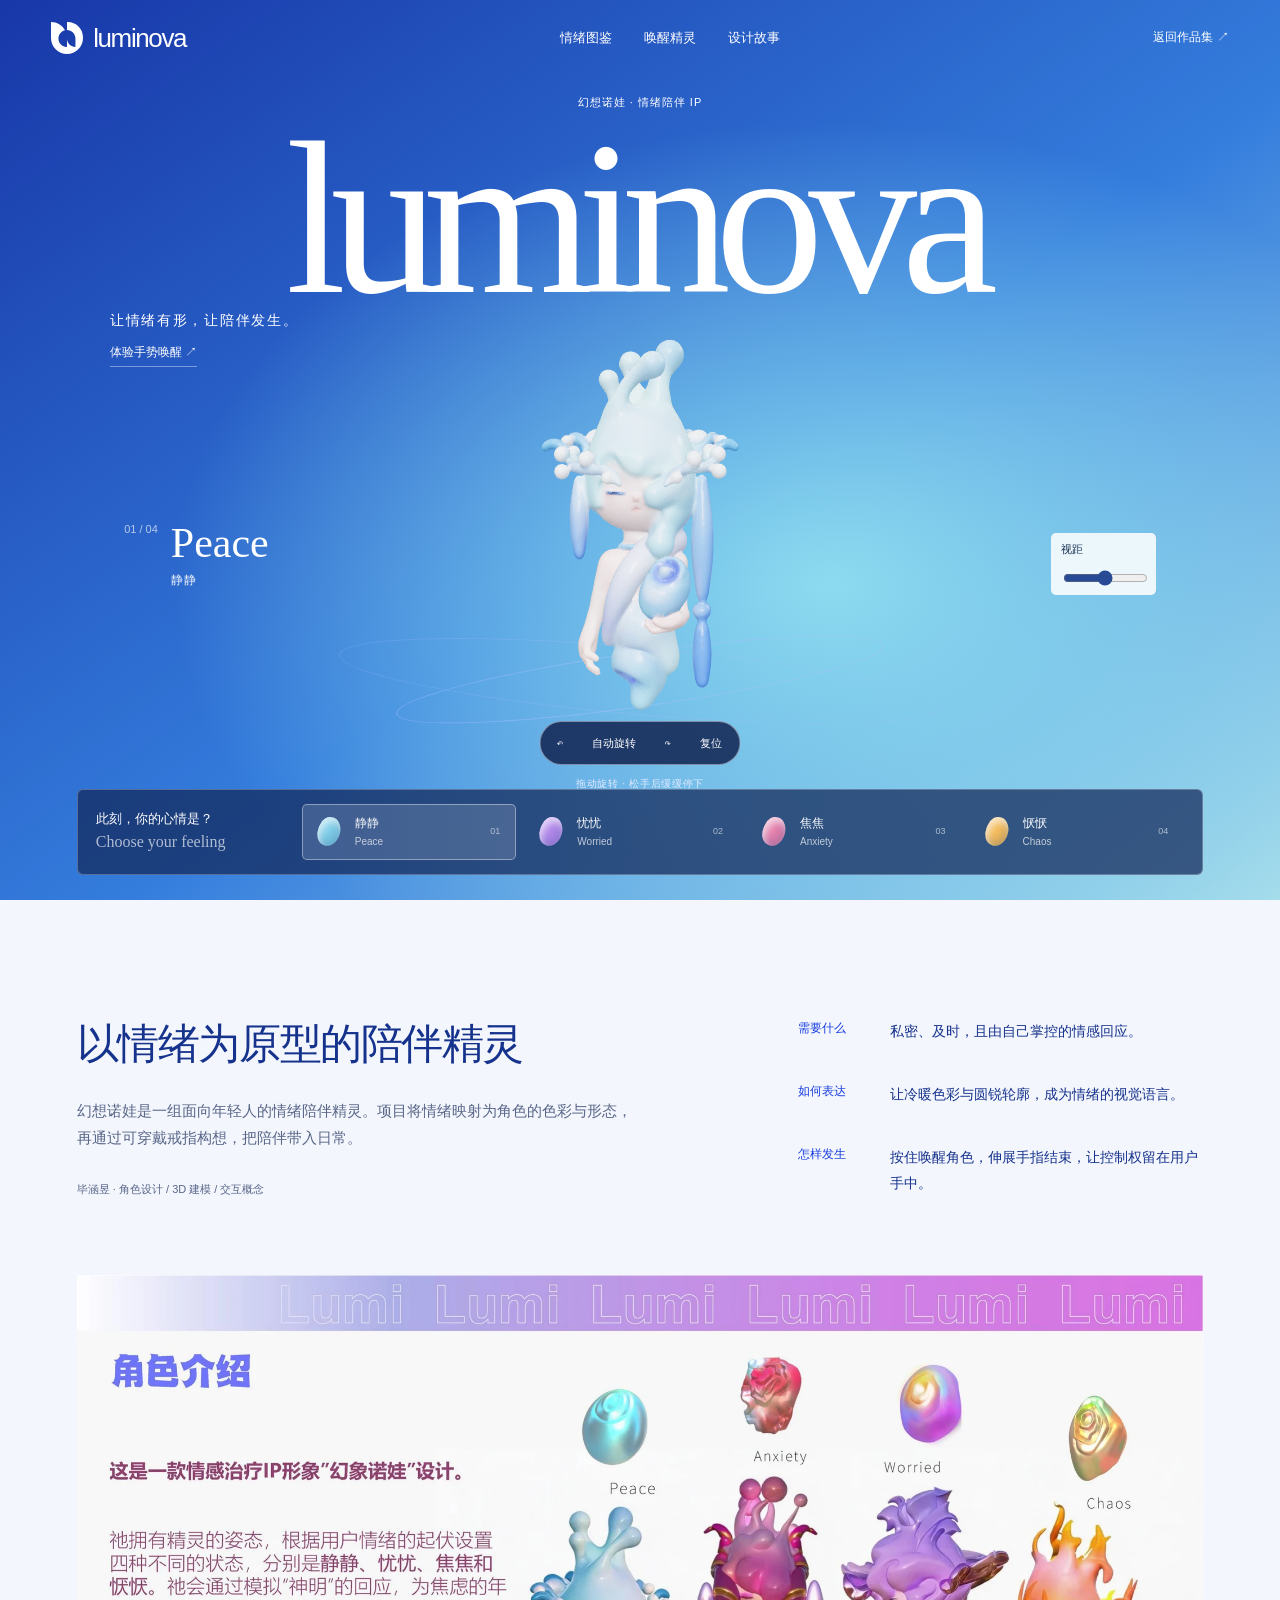
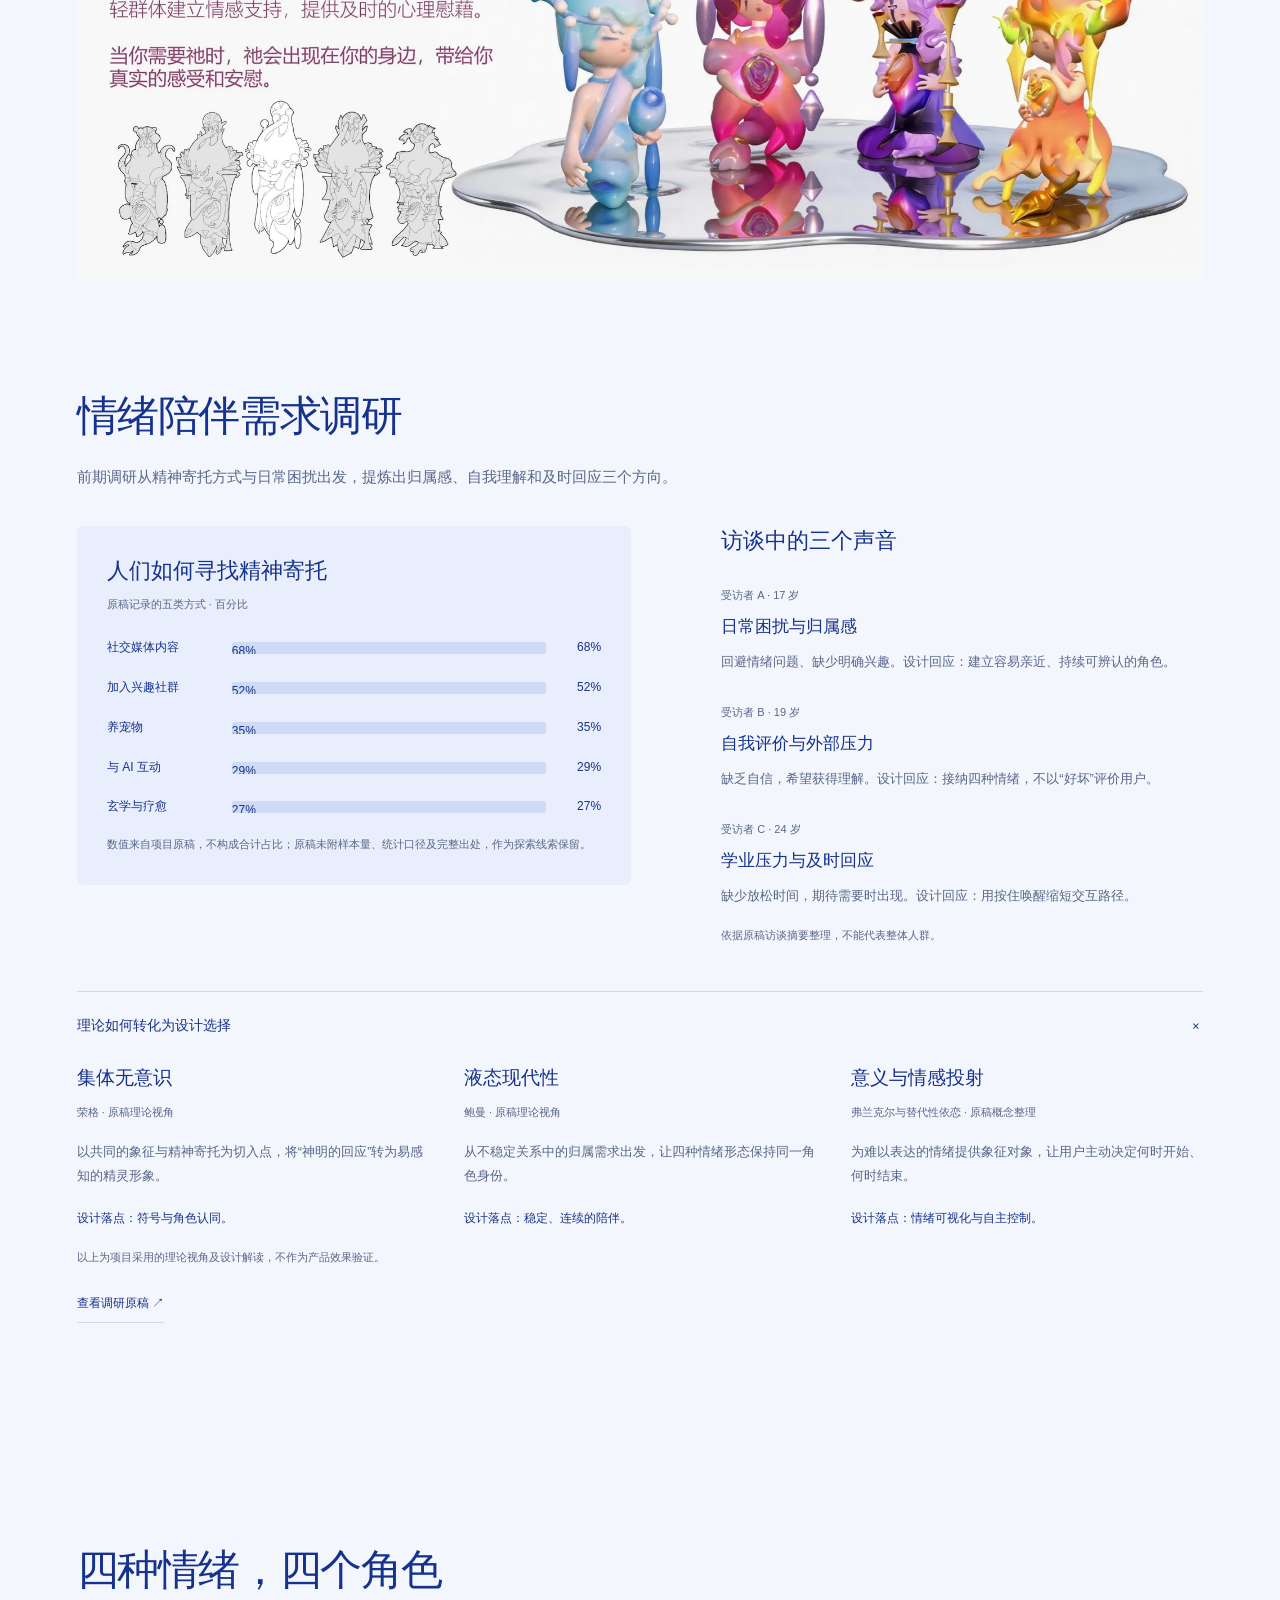
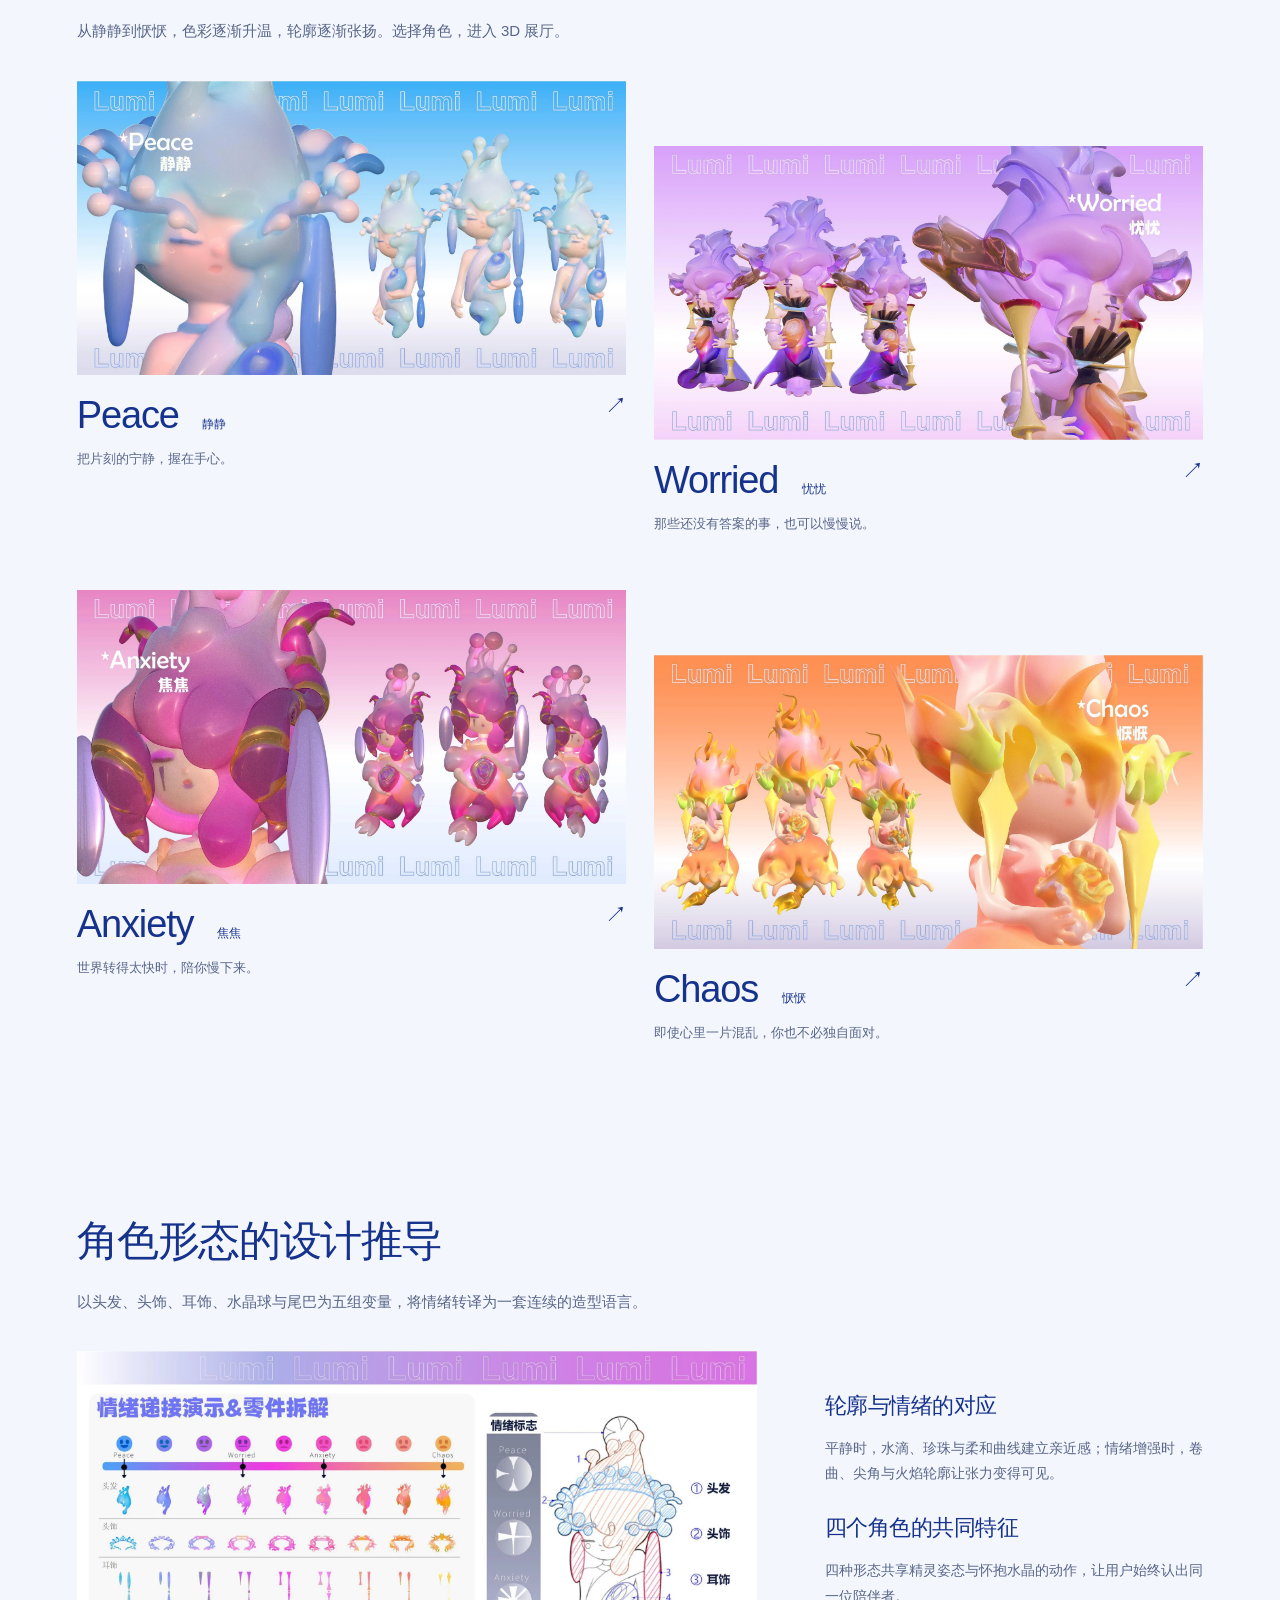
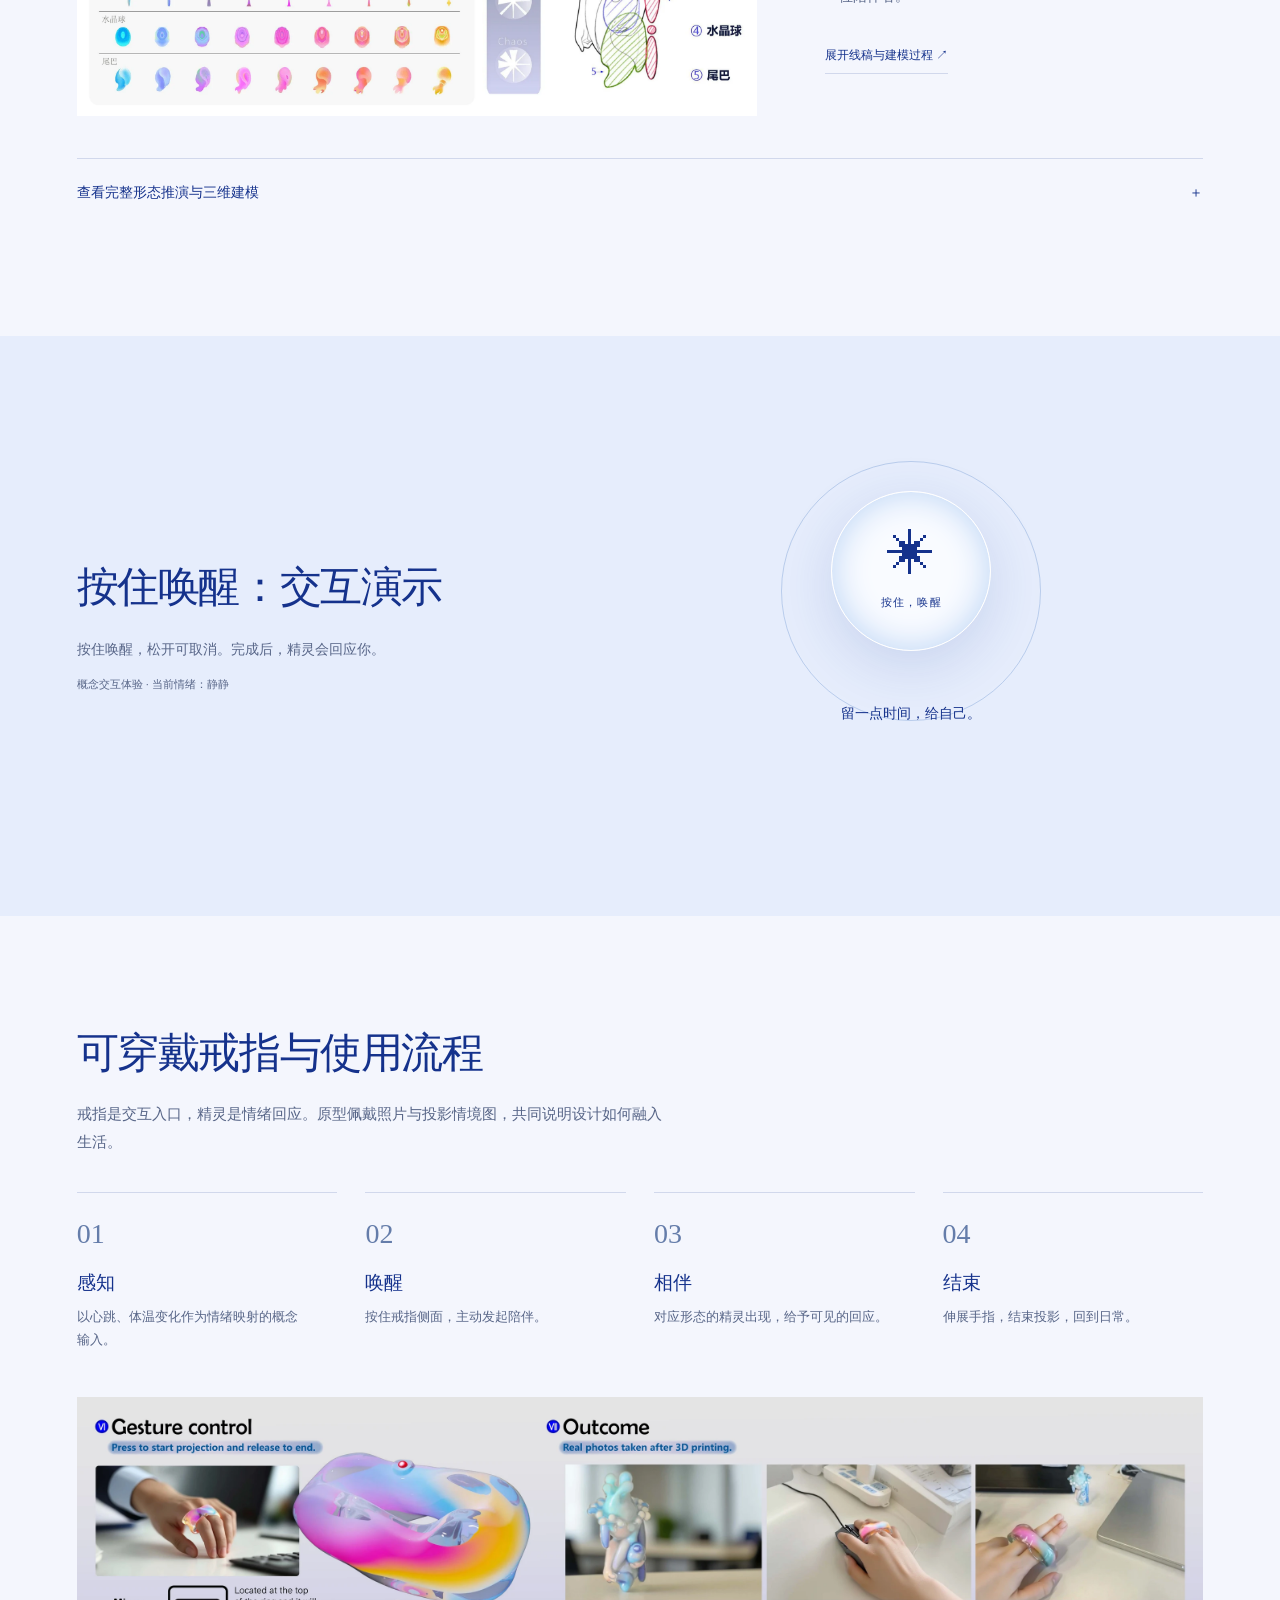
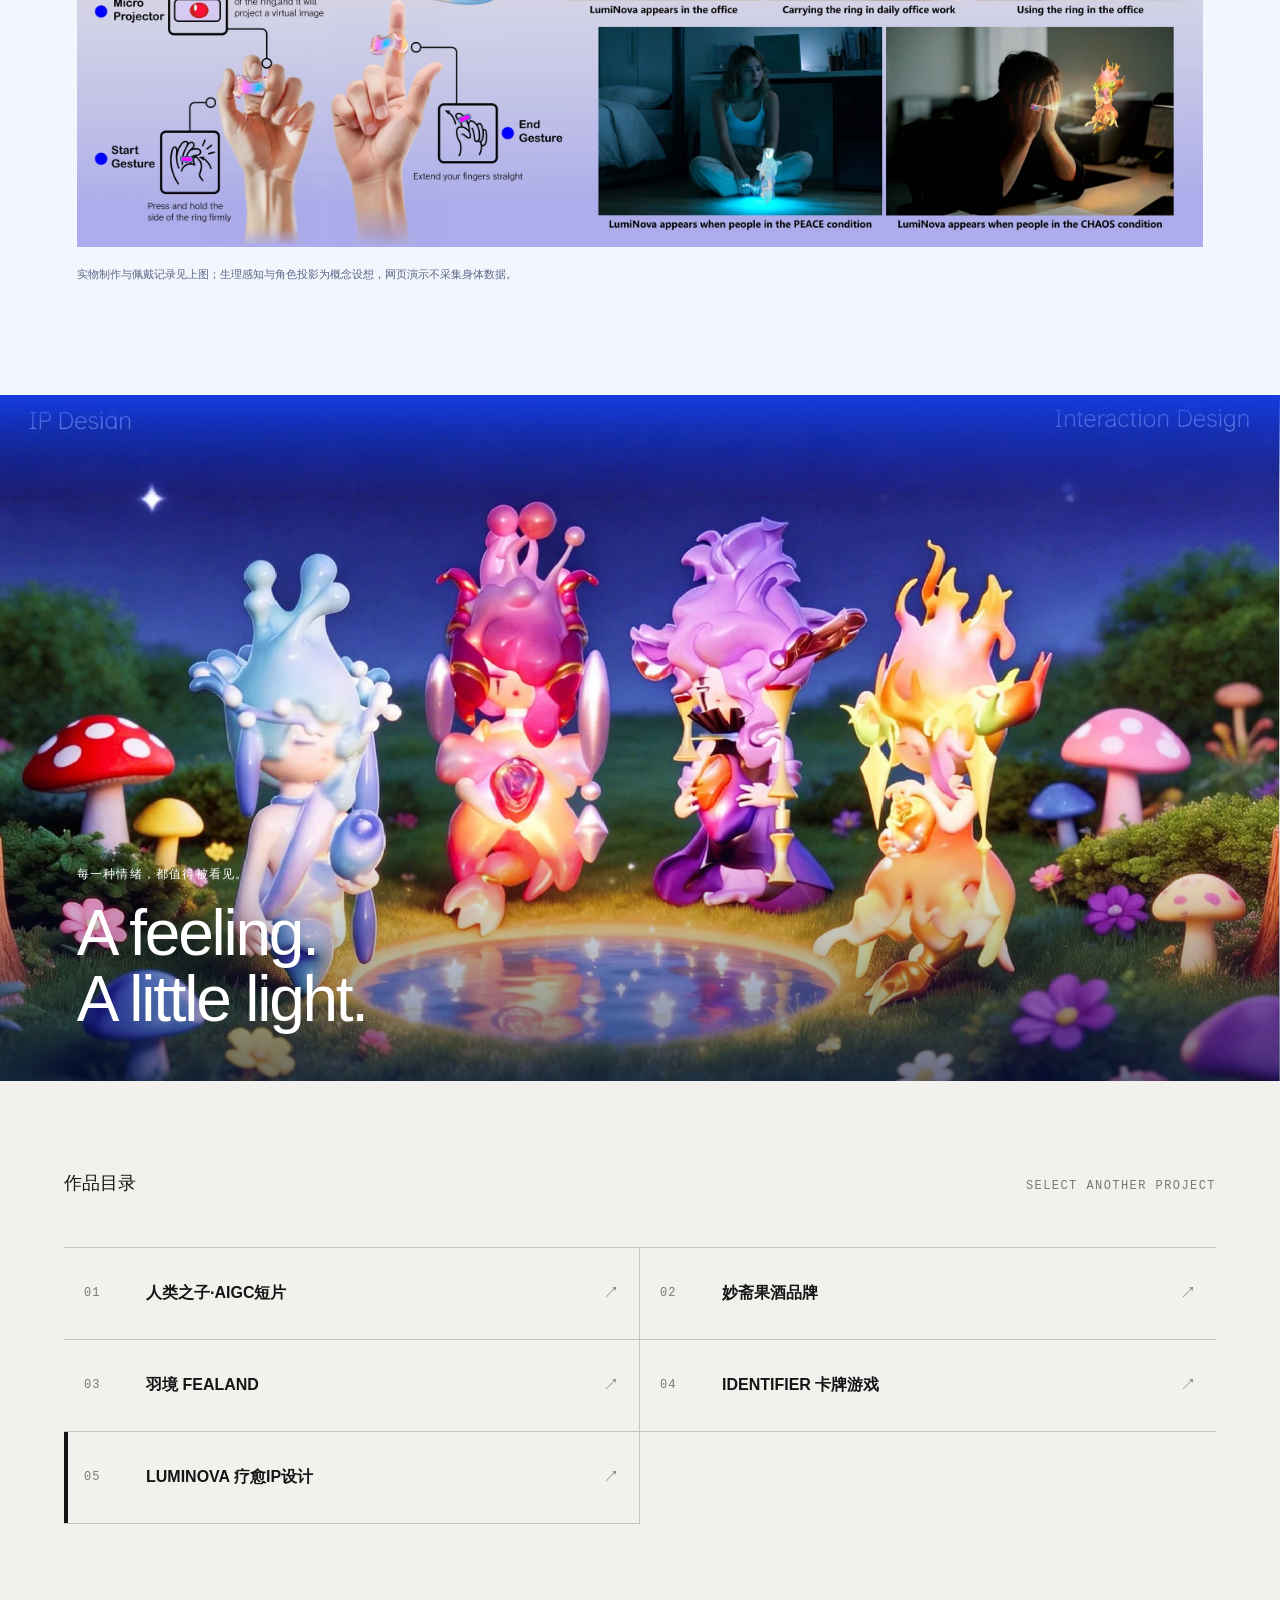
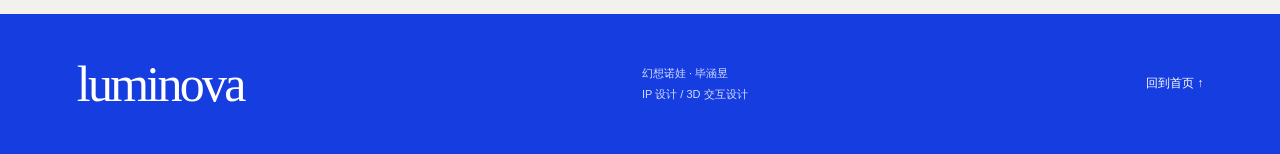
<file: project5/index.html>
<!doctype html>
<html lang="zh-CN">
<head>
<meta charset="UTF-8"><meta name="viewport" content="width=device-width, initial-scale=1">
<meta name="theme-color" content="#163de0"><meta name="description" content="luminova 幻想诺娃，毕涵昱的情绪陪伴 IP 与 3D 交互设计。由情绪出发，探索角色形态、手势唤醒与实体原型。">
<title>luminova 幻想诺娃 · 让情绪有形，让陪伴发生</title>
<link rel="icon" href="favicon.svg" type="image/svg+xml"><link rel="stylesheet" href="styles.css"><link rel="stylesheet" href="../portfolio-directory.css"><script defer src="script.js"></script>
<link rel="stylesheet" href="../portfolio-unified.css">
</head>
<body data-emotion="peace"><a class="skip" href="#intro">跳至项目介绍</a>
<header class="nav"><a class="wordmark" href="#home" aria-label="luminova 首页"><svg width="32" height="32" viewBox="0 0 120 120" fill="none" aria-hidden="true"><path fill-rule="evenodd" clip-rule="evenodd" d="M60 120C26.8629 120 0 93.1371 0 60V0C22.5654 0 42.2213 12.4569 52.4662 30.8691C38.4788 34.2089 28.0787 46.7902 28.0787 61.8006V63.1443C28.0787 79.9648 41.7146 93.6006 58.5353 93.6006H59.8789L59.8785 61.8006C59.8785 79.3633 74.1159 93.6006 91.6787 93.6006L91.6787 61.8006C91.6787 44.2783 77.5071 30.0661 60 30.0008L60 0H62.5352C94.2722 0 120 25.7279 120 57.4648V60C120 93.1371 93.1371 120 60 120Z" fill="currentColor"/></svg><span>luminova</span></a><nav aria-label="主导航"><a href="#characters">情绪图鉴</a><a href="#ritual">唤醒精灵</a><a href="#design">设计故事</a></nav><a class="back-link" href="../index.html">返回作品集 ↗</a></header>
<main>
<section class="hero" id="home" aria-labelledby="hero-title">
<div class="emotion-background" aria-hidden="true"><div data-sky="peace"></div><div data-sky="worried"></div><div data-sky="anxiety"></div><div data-sky="chaos"></div></div>
<div class="pointer-ripples" aria-hidden="true"></div>
<div class="hero-copy"><p class="eyebrow">幻想诺娃 · 情绪陪伴 IP</p><h1 id="hero-title">luminova</h1><p class="hero-description">让情绪有形，让陪伴发生。</p><a class="hero-link" href="#ritual">体验手势唤醒 ↗</a></div>
      <div class="stage" id="stage" aria-label="LumiNova 三维角色展厅">
        <div class="orbit orbit-one" aria-hidden="true"></div><div class="orbit orbit-two" aria-hidden="true"></div>
        <div id="model-viewport" role="img" aria-label="静静的三维模型，可用下方按钮旋转"></div>
        <div class="model-status" id="model-status" role="status">正在唤醒静静…</div>
        <button id="retry-model" class="button retry" hidden>重新载入</button>
        <div class="model-caption"><span id="model-number">01 / 04</span><span><strong id="model-name">Peace</strong> <span id="model-cn">静静</span></span></div>
        <div class="model-tools" aria-label="模型控制">
          <button id="rotate-left" aria-label="向左旋转模型">↶</button>
          <button id="auto-rotate" aria-label="切换自动旋转" aria-pressed="false">自动旋转</button>
          <button id="rotate-right" aria-label="向右旋转模型">↷</button>
          <button id="reset-view" aria-label="恢复模型初始视角">复位</button>
        </div>
        <label class="zoom-control">视距 <input id="model-zoom" type="range" min="80" max="120" value="100" aria-label="模型显示大小"></label><p class="drag-hint">拖动旋转 · 松手后缓缓停下</p>
      </div>
      <div class="emotion-dock">
        <div class="dock-label">此刻，你的心情是？<span>Choose your feeling</span></div>
        <div class="emotion-options" role="group" aria-label="选择情绪角色">
          <button data-select="peace" aria-pressed="true"><i class="swatch peace"></i><span>静静<small>Peace</small></span><b>01</b></button>
          <button data-select="worried" aria-pressed="false"><i class="swatch worried"></i><span>忧忧<small>Worried</small></span><b>02</b></button>
          <button data-select="anxiety" aria-pressed="false"><i class="swatch anxiety"></i><span>焦焦<small>Anxiety</small></span><b>03</b></button>
          <button data-select="chaos" aria-pressed="false"><i class="swatch chaos"></i><span>恹恹<small>Chaos</small></span><b>04</b></button>
        </div>
      </div>

</section>
<section class="intro section" id="intro"><div class="intro-layout"><div><h2>以情绪为原型的陪伴精灵</h2><p class="intro-lead">幻想诺娃是一组面向年轻人的情绪陪伴精灵。项目将情绪映射为角色的色彩与形态，再通过可穿戴戒指构想，把陪伴带入日常。</p><p class="project-credit">毕涵昱 · 角色设计 / 3D 建模 / 交互概念</p></div><dl class="decisions"><div><dt>需要什么</dt><dd>私密、及时，且由自己掌控的情感回应。</dd></div><div><dt>如何表达</dt><dd>让冷暖色彩与圆锐轮廓，成为情绪的视觉语言。</dd></div><div><dt>怎样发生</dt><dd>按住唤醒角色，伸展手指结束，让控制权留在用户手中。</dd></div></dl></div><button class="board-image overview reveal" data-board="intro" data-title="幻想诺娃 · 角色介绍"><img src="images/intro.webp" width="2000" height="1072" loading="lazy" alt="四种精灵形态及角色草图，展示幻想诺娃的完整角色系统"></button></section>
<section class="research section" id="research" aria-labelledby="research-title">
<div class="section-heading"><h2 id="research-title">情绪陪伴需求调研</h2><p>前期调研从精神寄托方式与日常困扰出发，提炼出归属感、自我理解和及时回应三个方向。</p></div>
<div class="research-grid">
<figure class="research-chart"><figcaption>人们如何寻找精神寄托</figcaption><p class="chart-subtitle">原稿记录的五类方式 · 百分比</p><div class="research-bars">
<div><span>社交媒体内容</span><meter aria-label="社交媒体内容" min="0" max="100" value="68">68%</meter><b>68%</b></div>
<div><span>加入兴趣社群</span><meter aria-label="加入兴趣社群" min="0" max="100" value="52">52%</meter><b>52%</b></div>
<div><span>养宠物</span><meter aria-label="养宠物" min="0" max="100" value="35">35%</meter><b>35%</b></div>
<div><span>与 AI 互动</span><meter aria-label="与 AI 互动" min="0" max="100" value="29">29%</meter><b>29%</b></div>
<div><span>玄学与疗愈</span><meter aria-label="玄学与疗愈" min="0" max="100" value="27">27%</meter><b>27%</b></div>
</div><p class="caption">数值来自项目原稿，不构成合计占比；原稿未附样本量、统计口径及完整出处，作为探索线索保留。</p></figure>
<div class="interview-notes"><h3>访谈中的三个声音</h3><article><span>受访者 A · 17 岁</span><h4>日常困扰与归属感</h4><p>回避情绪问题、缺少明确兴趣。设计回应：建立容易亲近、持续可辨认的角色。</p></article><article><span>受访者 B · 19 岁</span><h4>自我评价与外部压力</h4><p>缺乏自信，希望获得理解。设计回应：接纳四种情绪，不以“好坏”评价用户。</p></article><article><span>受访者 C · 24 岁</span><h4>学业压力与及时回应</h4><p>缺少放松时间，期待需要时出现。设计回应：用按住唤醒缩短交互路径。</p></article><p class="caption">依据原稿访谈摘要整理，不能代表整体人群。</p></div>
</div>
<details class="theory-notes" open><summary>理论如何转化为设计选择 <span>＋</span></summary><div class="theory-grid"><article><h3>集体无意识</h3><span>荣格 · 原稿理论视角</span><p>以共同的象征与精神寄托为切入点，将“神明的回应”转为易感知的精灵形象。</p><strong>设计落点：符号与角色认同。</strong></article><article><h3>液态现代性</h3><span>鲍曼 · 原稿理论视角</span><p>从不稳定关系中的归属需求出发，让四种情绪形态保持同一角色身份。</p><strong>设计落点：稳定、连续的陪伴。</strong></article><article><h3>意义与情感投射</h3><span>弗兰克尔与替代性依恋 · 原稿概念整理</span><p>为难以表达的情绪提供象征对象，让用户主动决定何时开始、何时结束。</p><strong>设计落点：情绪可视化与自主控制。</strong></article></div><p class="caption">以上为项目采用的理论视角及设计解读，不作为产品效果验证。</p></details>
<button class="text-button" data-board="research" data-title="前期调研与理论 · 原始作品集资料">查看调研原稿 ↗</button>
</section>
<section class="characters section" id="characters"><div class="section-heading reveal"><h2>四种情绪，四个角色</h2><p>从静静到恹恹，色彩逐渐升温，轮廓逐渐张扬。选择角色，进入 3D 展厅。</p></div>
      <div class="character-grid">
        <article class="character-card reveal"><button class="character-image" data-jump="peace" aria-label="查看静静的三维模型"><img src="images/peace.webp" width="2000" height="1072" loading="lazy" alt="蓝色静静，水滴般的头发、珍珠头饰与圆润水晶球"></button><div class="character-text"><h3>Peace <small>静静</small></h3><p>把片刻的宁静，握在手心。</p></div></article>
        <article class="character-card reveal"><button class="character-image" data-jump="worried" aria-label="查看忧忧的三维模型"><img src="images/worried.webp" width="2000" height="1072" loading="lazy" alt="紫色忧忧，卷曲头发与金色耳饰"></button><div class="character-text"><h3>Worried <small>忧忧</small></h3><p>那些还没有答案的事，也可以慢慢说。</p></div></article>
        <article class="character-card reveal"><button class="character-image" data-jump="anxiety" aria-label="查看焦焦的三维模型"><img src="images/anxiety.webp" width="2000" height="1072" loading="lazy" alt="粉色焦焦，向上生长的触角与发光水晶"></button><div class="character-text"><h3>Anxiety <small>焦焦</small></h3><p>世界转得太快时，陪你慢下来。</p></div></article>
        <article class="character-card reveal"><button class="character-image" data-jump="chaos" aria-label="查看恹恹的三维模型"><img src="images/chaos.webp" width="2000" height="1072" loading="lazy" alt="橙金色恹恹，火焰形头发与尖锐头饰"></button><div class="character-text"><h3>Chaos <small>恹恹</small></h3><p>即使心里一片混乱，你也不必独自面对。</p></div></article>
      </div>

</section>
<section class="design section" id="design"><div class="section-heading reveal"><h2>角色形态的设计推导</h2><p>以头发、头饰、耳饰、水晶球与尾巴为五组变量，将情绪转译为一套连续的造型语言。</p></div><div class="design-layout"><button class="board-image" data-board="evolution" data-title="情绪递接与零件拆解"><img src="images/evolution.webp" width="2000" height="1072" loading="lazy" alt="从冷蓝到暖橙的情绪色谱及五组角色零件演变"></button><div class="design-notes"><h3>轮廓与情绪的对应</h3><p>平静时，水滴、珍珠与柔和曲线建立亲近感；情绪增强时，卷曲、尖角与火焰轮廓让张力变得可见。</p><h3>四个角色的共同特征</h3><p>四种形态共享精灵姿态与怀抱水晶的动作，让用户始终认出同一位陪伴者。</p><button class="text-button" data-board="anatomy" data-title="角色构思、线稿与三维建模">展开线稿与建模过程 ↗</button></div></div><details class="process-detail"><summary>查看完整形态推演与三维建模 <span>＋</span></summary><button class="board-image" data-board="anatomy" data-title="角色构思、线稿与三维建模"><img src="images/anatomy.webp" width="2800" height="1120" loading="lazy" alt="角色外观情绪系统、Dingir 符号、设计线稿及前侧背模型视图"></button></details></section>
<section class="ritual section" id="ritual">      <div class="ritual-copy reveal"><h2>按住唤醒：交互演示</h2><p>按住唤醒，松开可取消。完成后，精灵会回应你。</p><p class="ritual-note">概念交互体验 · 当前情绪：<span id="ritual-emotion">静静</span></p></div>
      <div class="ritual-space">
        <img class="ritual-character" id="ritual-character" src="images/peace.webp" width="2000" height="1072" loading="lazy" alt="静静的角色渲染"><div class="ritual-ripple" aria-hidden="true"></div>
        <button id="summon" class="summon" aria-label="按住两秒或长按空格键唤醒精灵；按回车键自动唤醒"><span class="summon-star">✳</span><span id="summon-label">按住，唤醒</span></button>
        <p id="ritual-response" role="status">留一点时间，给自己。</p>
        <button id="ritual-reset" class="text-button" hidden>结束相伴 ↗</button>
      </div>

</section>
<section class="outcomes section" id="outcomes"><div class="section-heading reveal"><h2>可穿戴戒指与使用流程</h2><p>戒指是交互入口，精灵是情绪回应。原型佩戴照片与投影情境图，共同说明设计如何融入生活。</p></div><ol class="journey"><li><span>01</span><h3>感知</h3><p>以心跳、体温变化作为情绪映射的概念输入。</p></li><li><span>02</span><h3>唤醒</h3><p>按住戒指侧面，主动发起陪伴。</p></li><li><span>03</span><h3>相伴</h3><p>对应形态的精灵出现，给予可见的回应。</p></li><li><span>04</span><h3>结束</h3><p>伸展手指，结束投影，回到日常。</p></li></ol><button class="board-image outcome-board reveal" data-board="gesture-outcome" data-title="手势控制、原型佩戴与投影情境"><img src="images/gesture-outcome.webp" width="2800" height="1120" loading="lazy" alt="按住与伸展手指的戒指手势、3D 打印原型佩戴照片，以及平静和混乱状态的投影情境"></button><p class="caption">实物制作与佩戴记录见上图；生理感知与角色投影为概念设想，网页演示不采集身体数据。</p></section>
<section class="world" aria-label="精灵世界"><img src="images/world.webp" width="2000" height="1072" loading="lazy" alt="四位精灵围绕发光湖泊，栖居于蘑菇与繁花之间"><div class="world-copy"><p>每一种情绪，都值得被看见。</p><h2>A feeling.<br>A little light.</h2></div></section>
<section class="portfolio-project-directory" aria-labelledby="project-directory-title-5"><div class="portfolio-project-directory__inner"><div class="portfolio-project-directory__heading"><h2 id="project-directory-title-5">作品目录</h2><span>SELECT ANOTHER PROJECT</span></div><nav class="portfolio-project-directory__grid" aria-label="其他作品"><a class="portfolio-project-directory__item" href="../project1.html"><span class="portfolio-project-directory__number">01</span><strong class="portfolio-project-directory__name">人类之子·AIGC短片</strong><span class="portfolio-project-directory__arrow">↗</span></a><a class="portfolio-project-directory__item" href="../project2.html"><span class="portfolio-project-directory__number">02</span><strong class="portfolio-project-directory__name">妙斋果酒品牌</strong><span class="portfolio-project-directory__arrow">↗</span></a><a class="portfolio-project-directory__item" href="../project3.html"><span class="portfolio-project-directory__number">03</span><strong class="portfolio-project-directory__name">羽境 FEALAND</strong><span class="portfolio-project-directory__arrow">↗</span></a><a class="portfolio-project-directory__item" href="../project4new/index.html"><span class="portfolio-project-directory__number">04</span><strong class="portfolio-project-directory__name">IDENTIFIER 卡牌游戏</strong><span class="portfolio-project-directory__arrow">↗</span></a><a class="portfolio-project-directory__item" href="index.html" aria-current="page"><span class="portfolio-project-directory__number">05</span><strong class="portfolio-project-directory__name">LUMINOVA 疗愈IP设计</strong><span class="portfolio-project-directory__arrow">↗</span></a></nav></div></section></main><footer><a class="wordmark" href="#home">luminova</a><p>幻想诺娃 · 毕涵昱<br>IP 设计 / 3D 交互设计</p><a href="#home">回到首页 ↑</a></footer>
  <dialog id="board-dialog" aria-labelledby="board-title"><div class="dialog-bar"><h2 id="board-title"></h2><button id="close-dialog" class="button">关闭 ×</button></div><img id="board-image" alt=""><p>原始作品集资料 · 可双指缩放查看细节</p></dialog>
<noscript><p class="noscript">启用 JavaScript 可旋转角色并体验唤醒；作品图片和项目内容仍可阅读。</p></noscript><script src="../portfolio-ripple.js" defer></script>
</body></html>
</file>
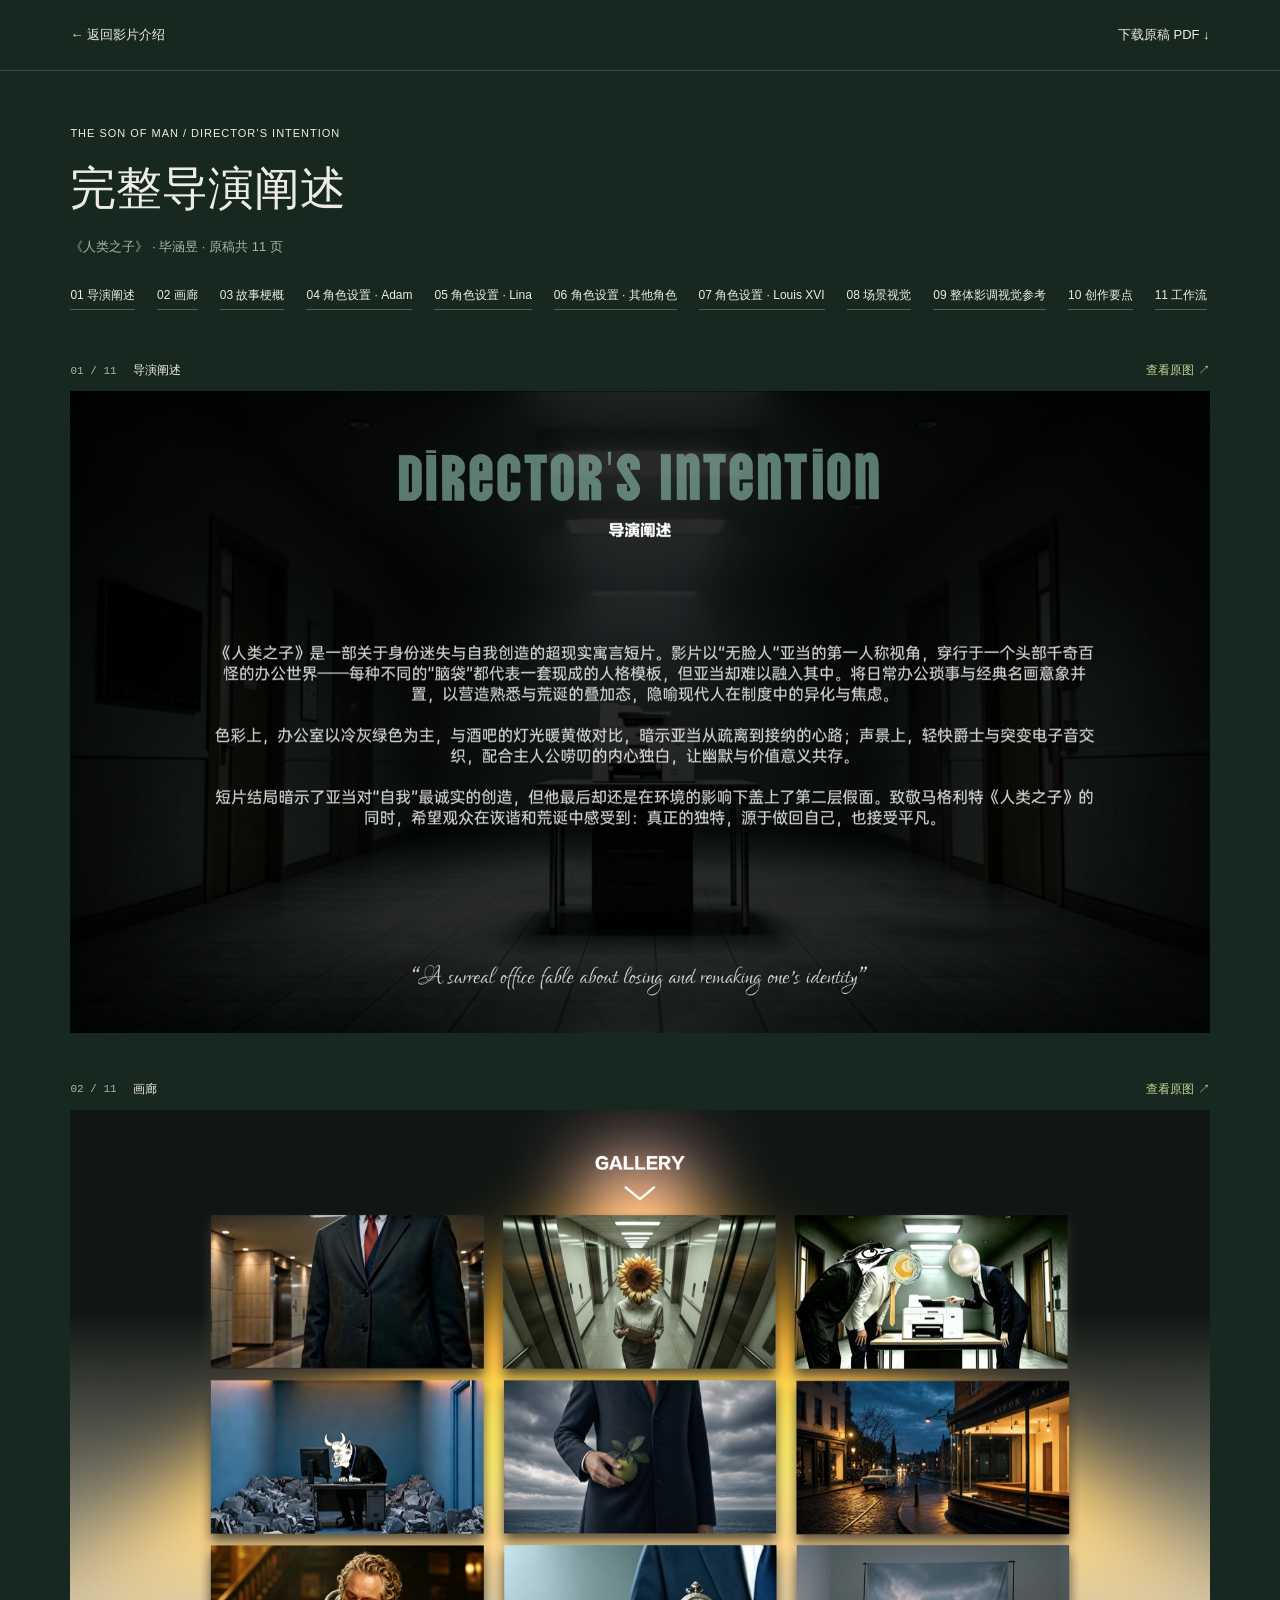
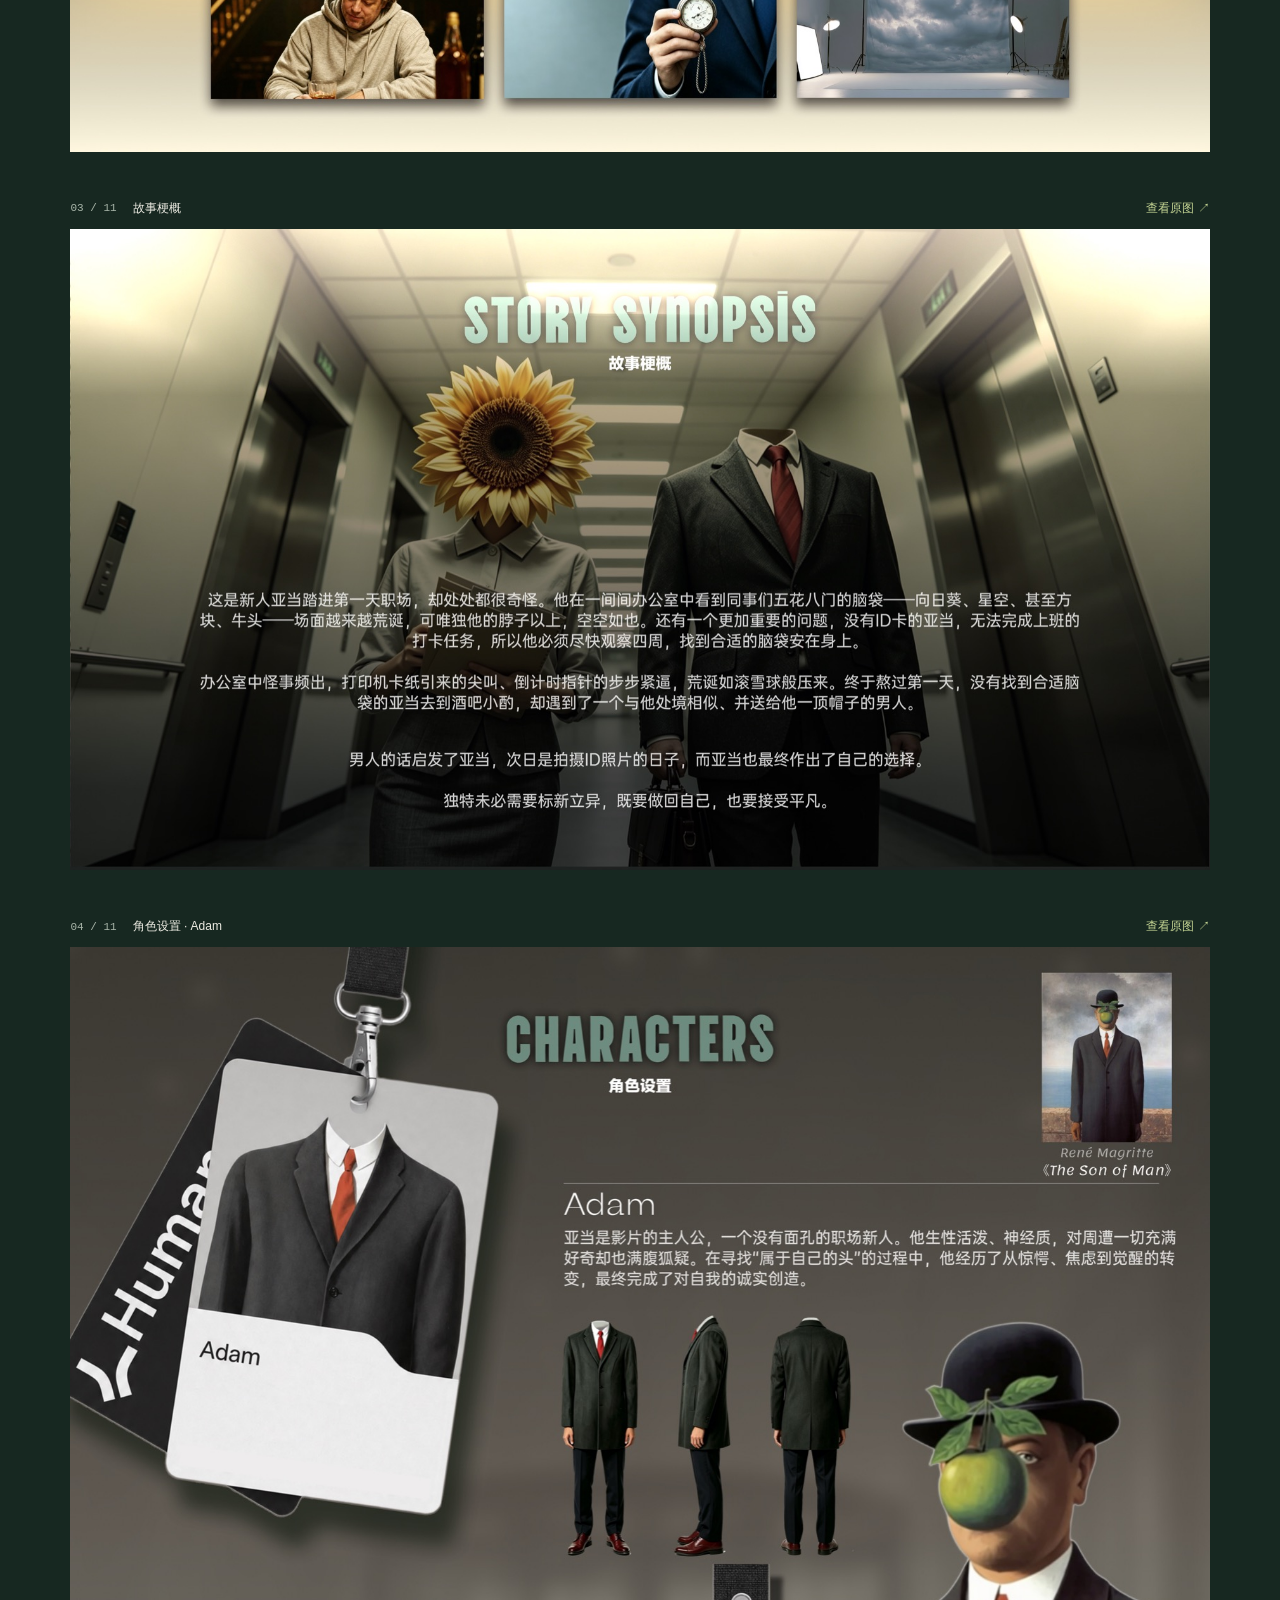
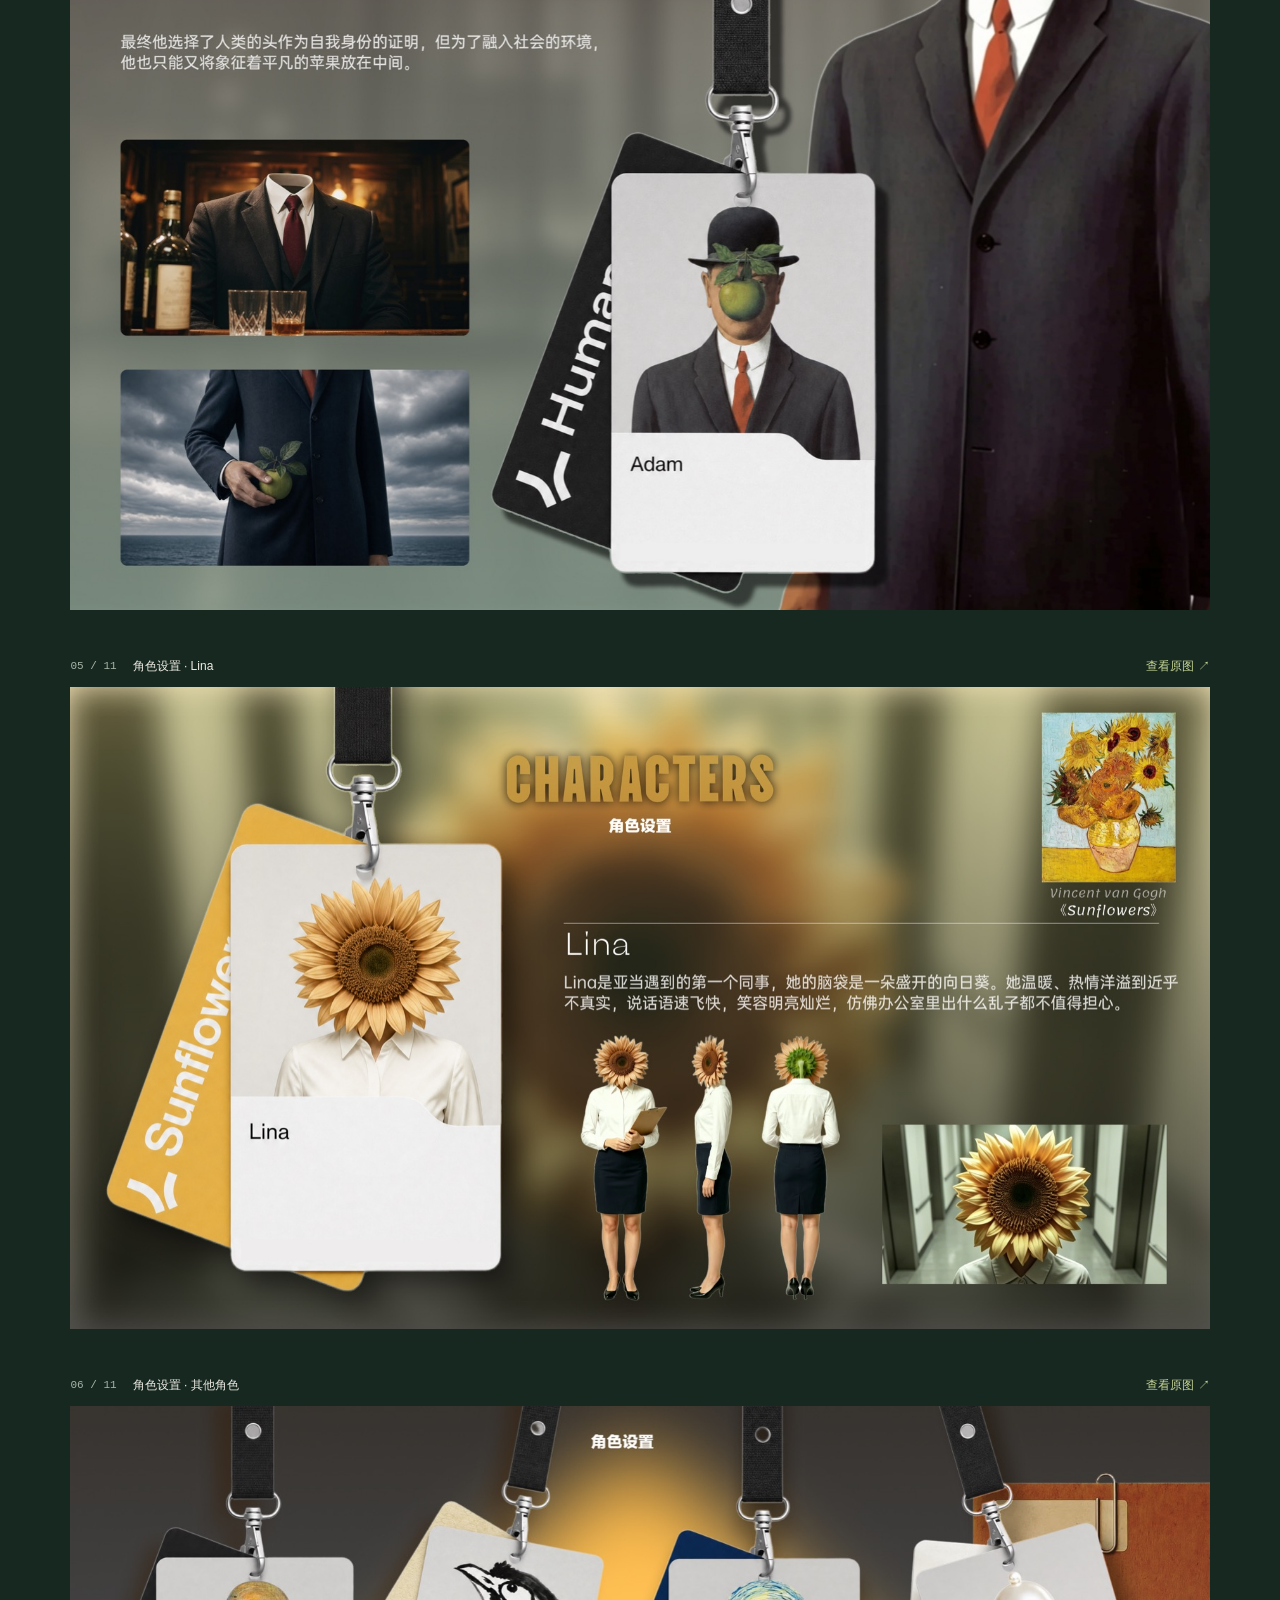
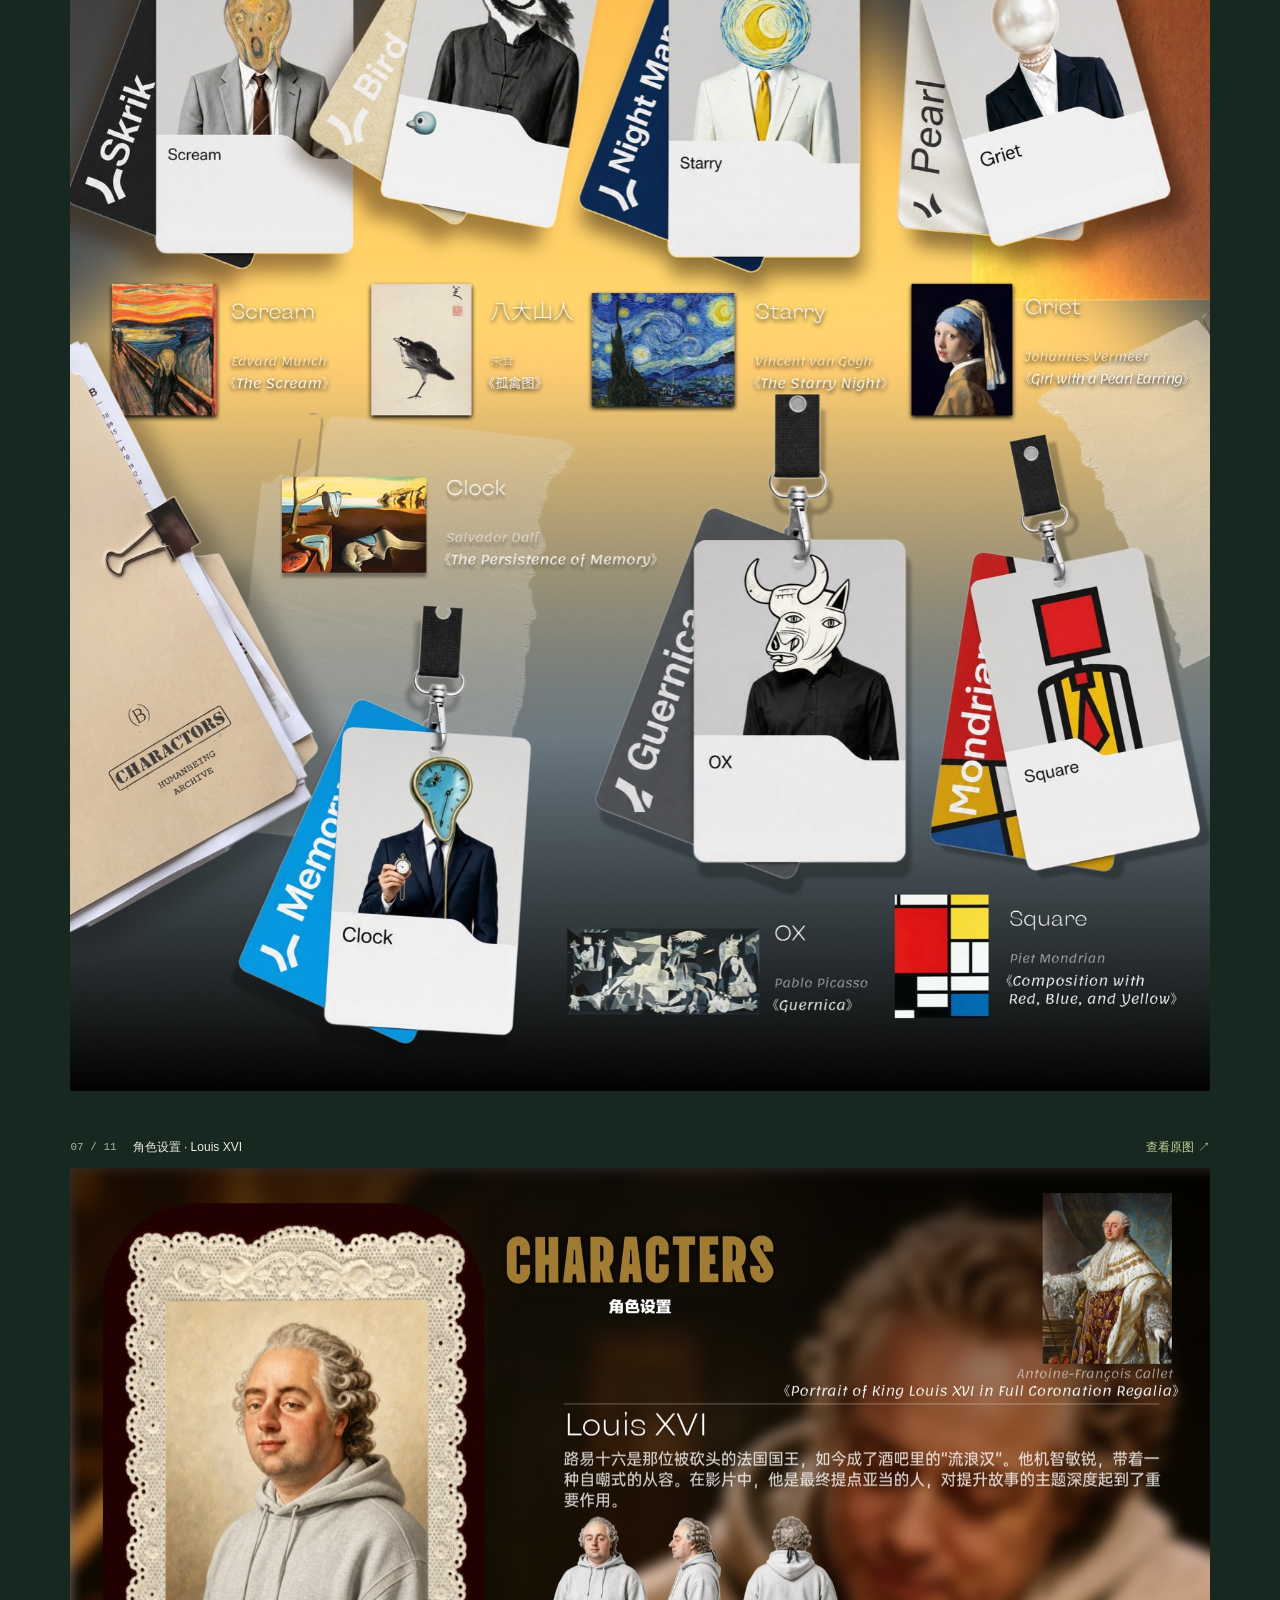
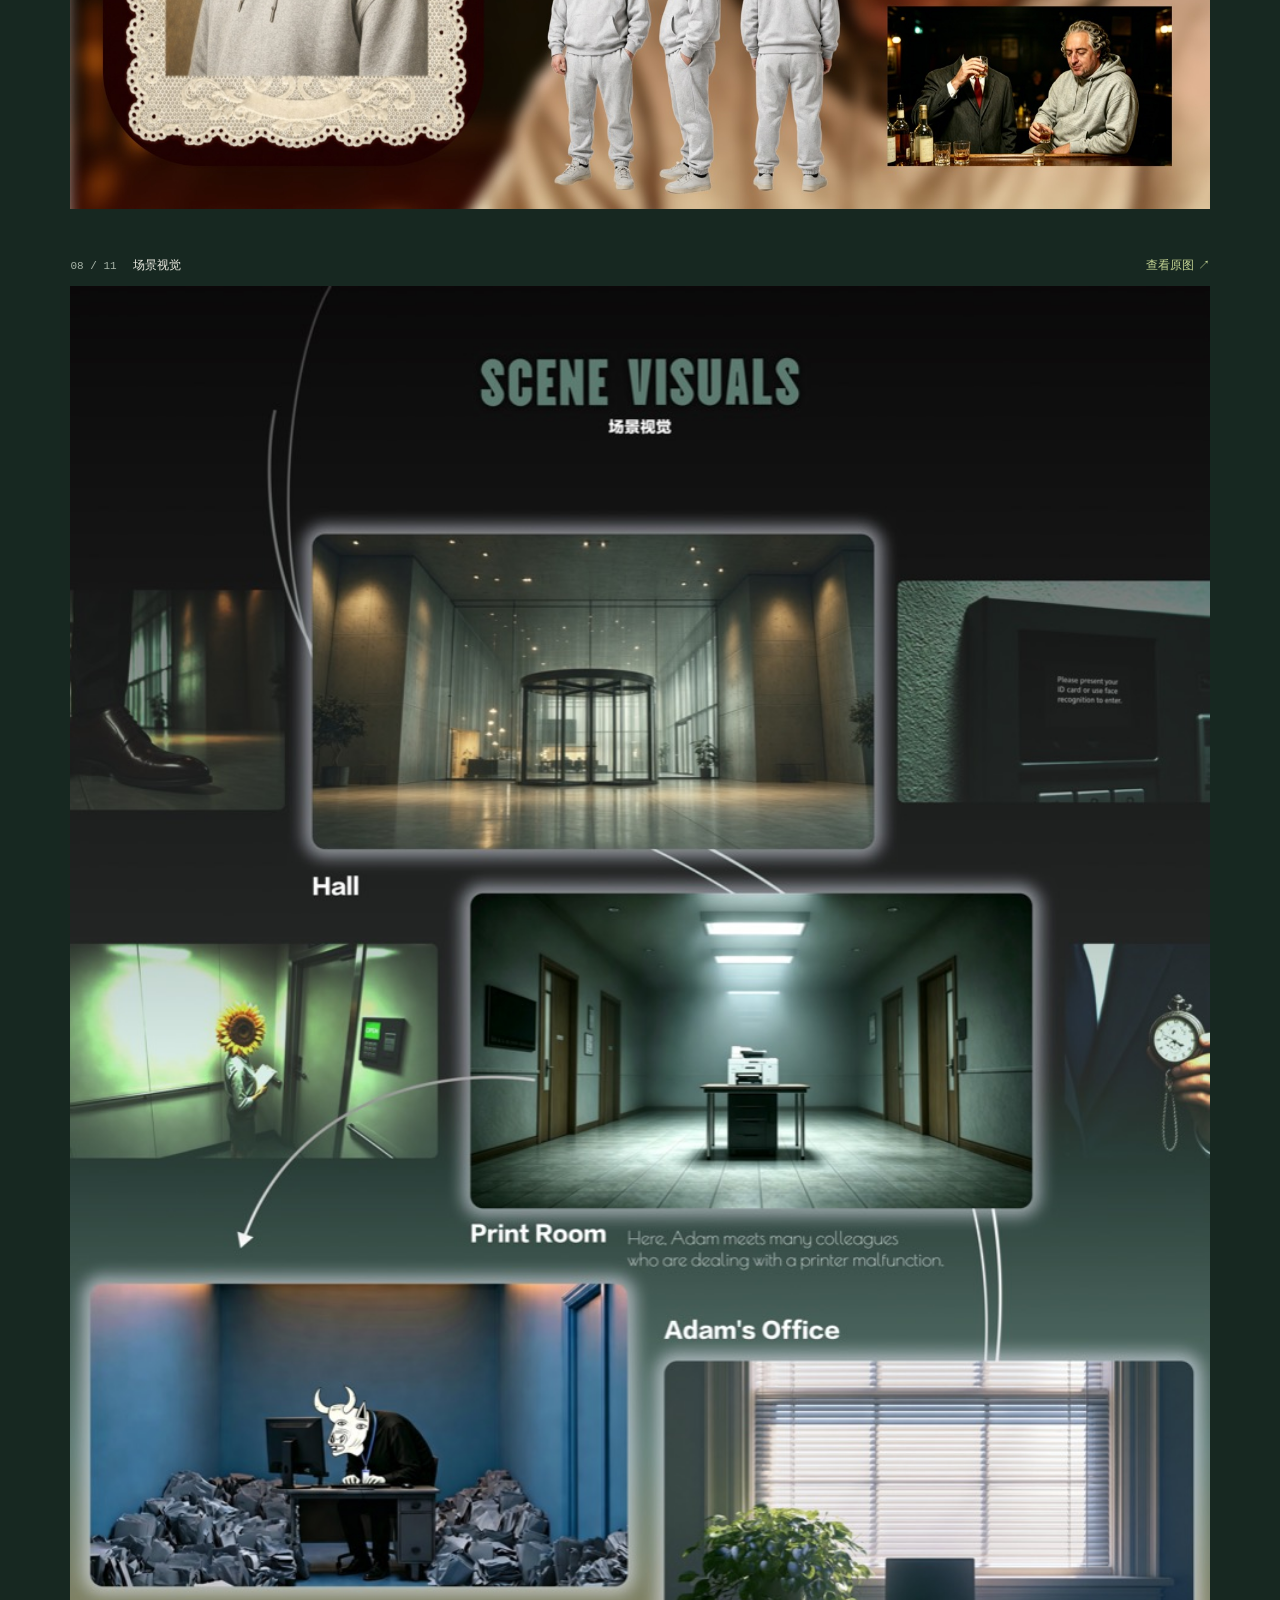
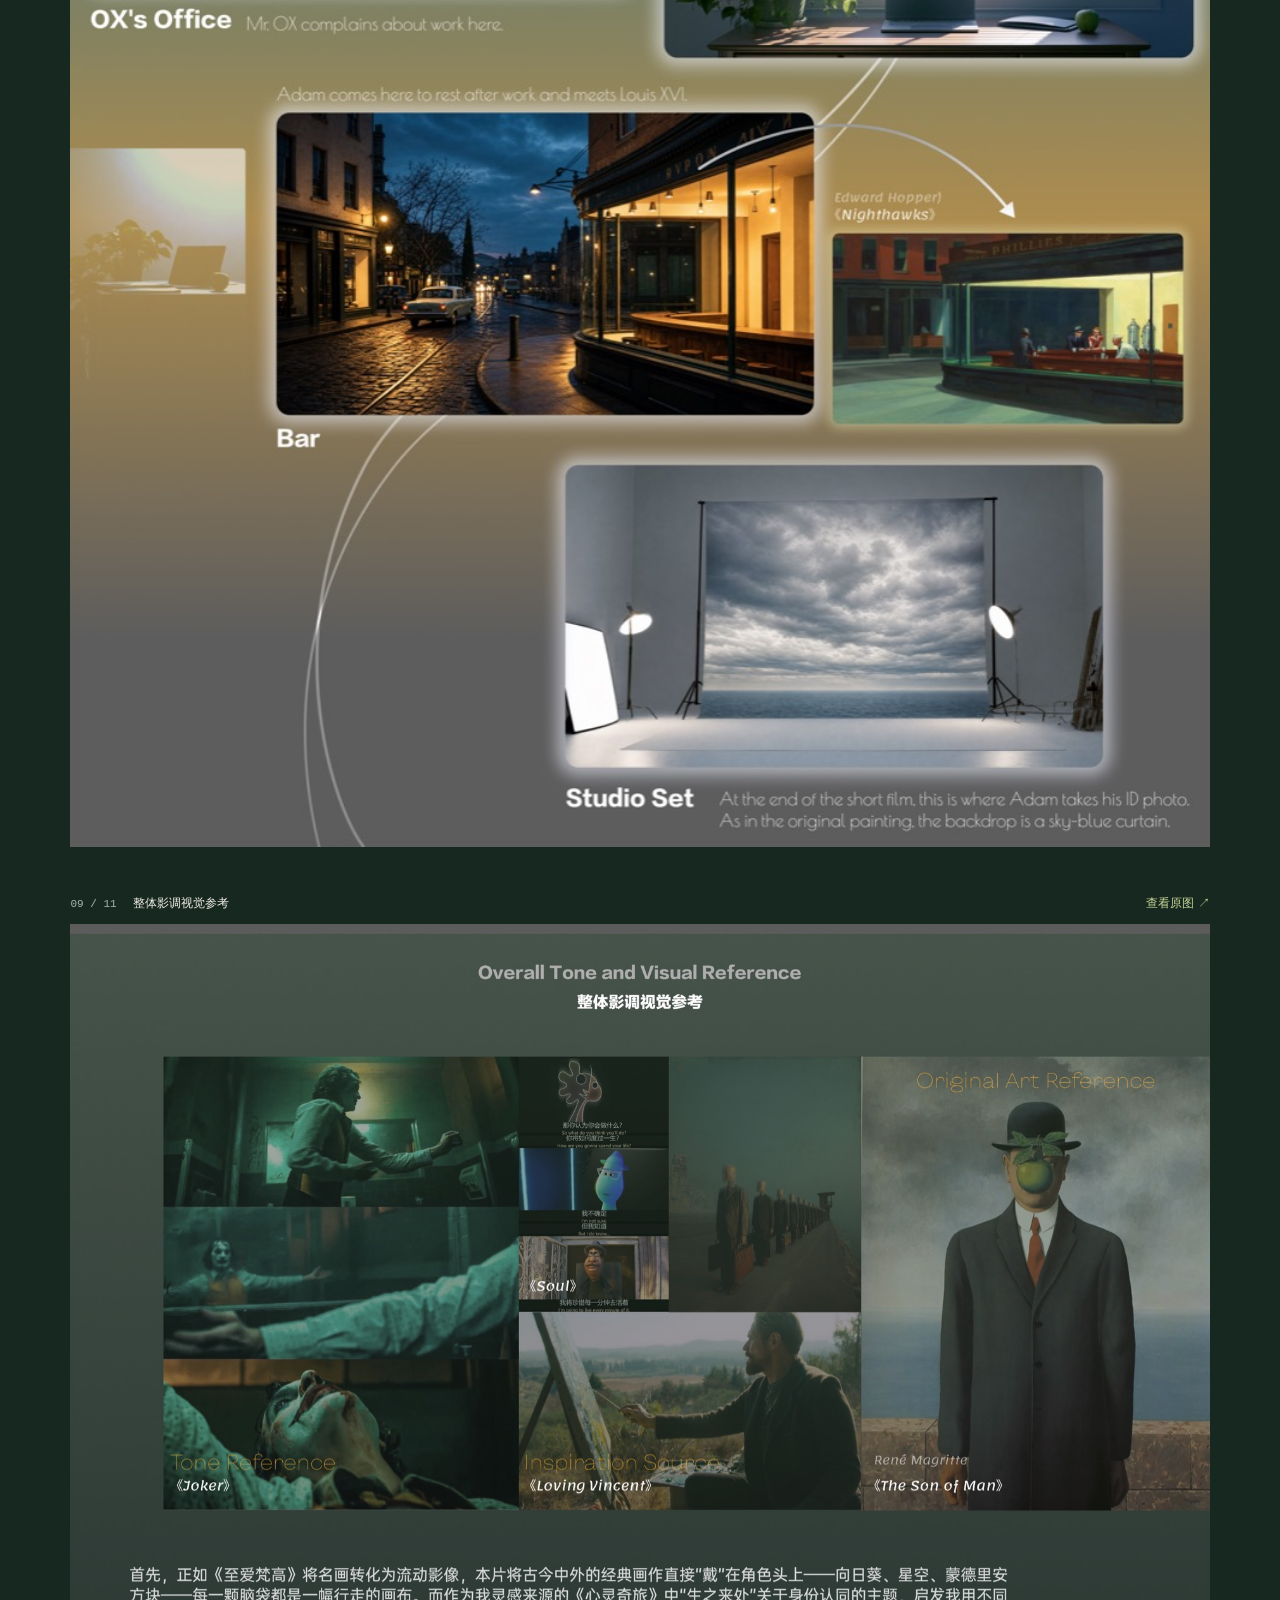
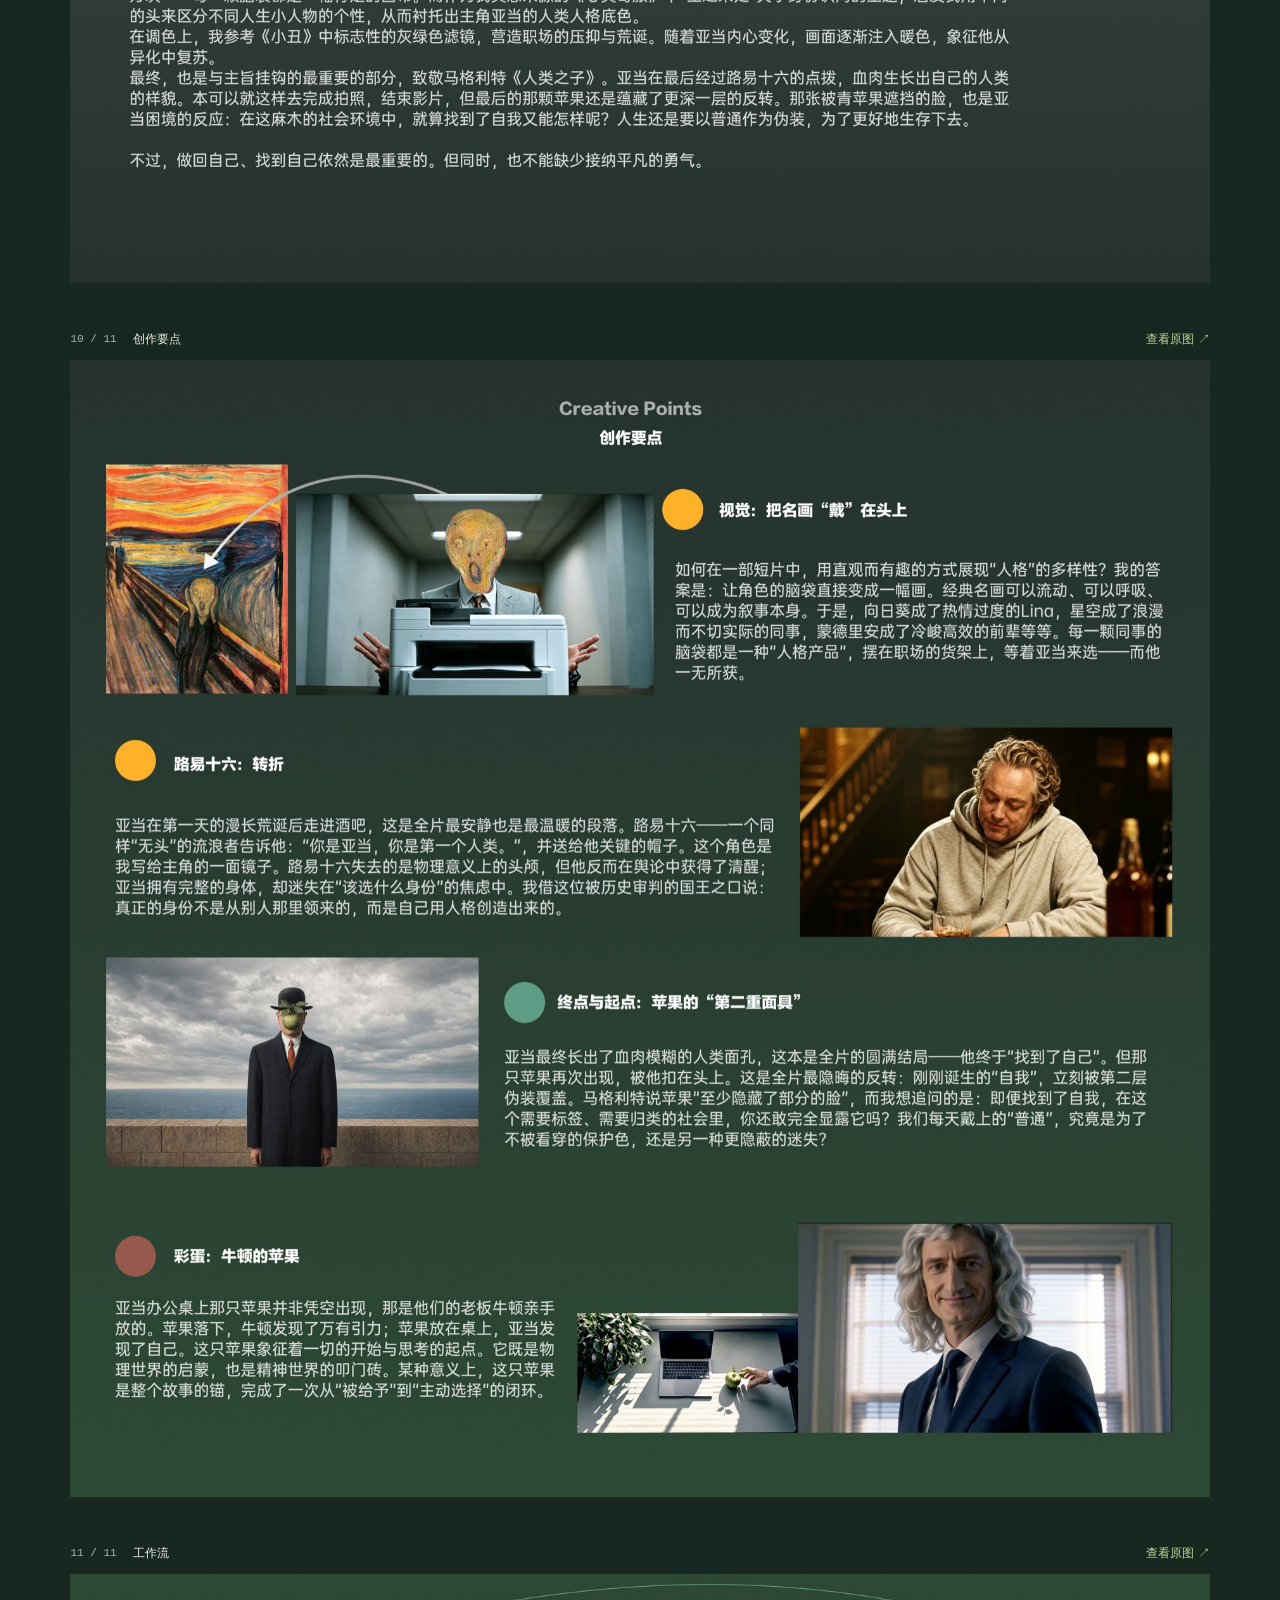
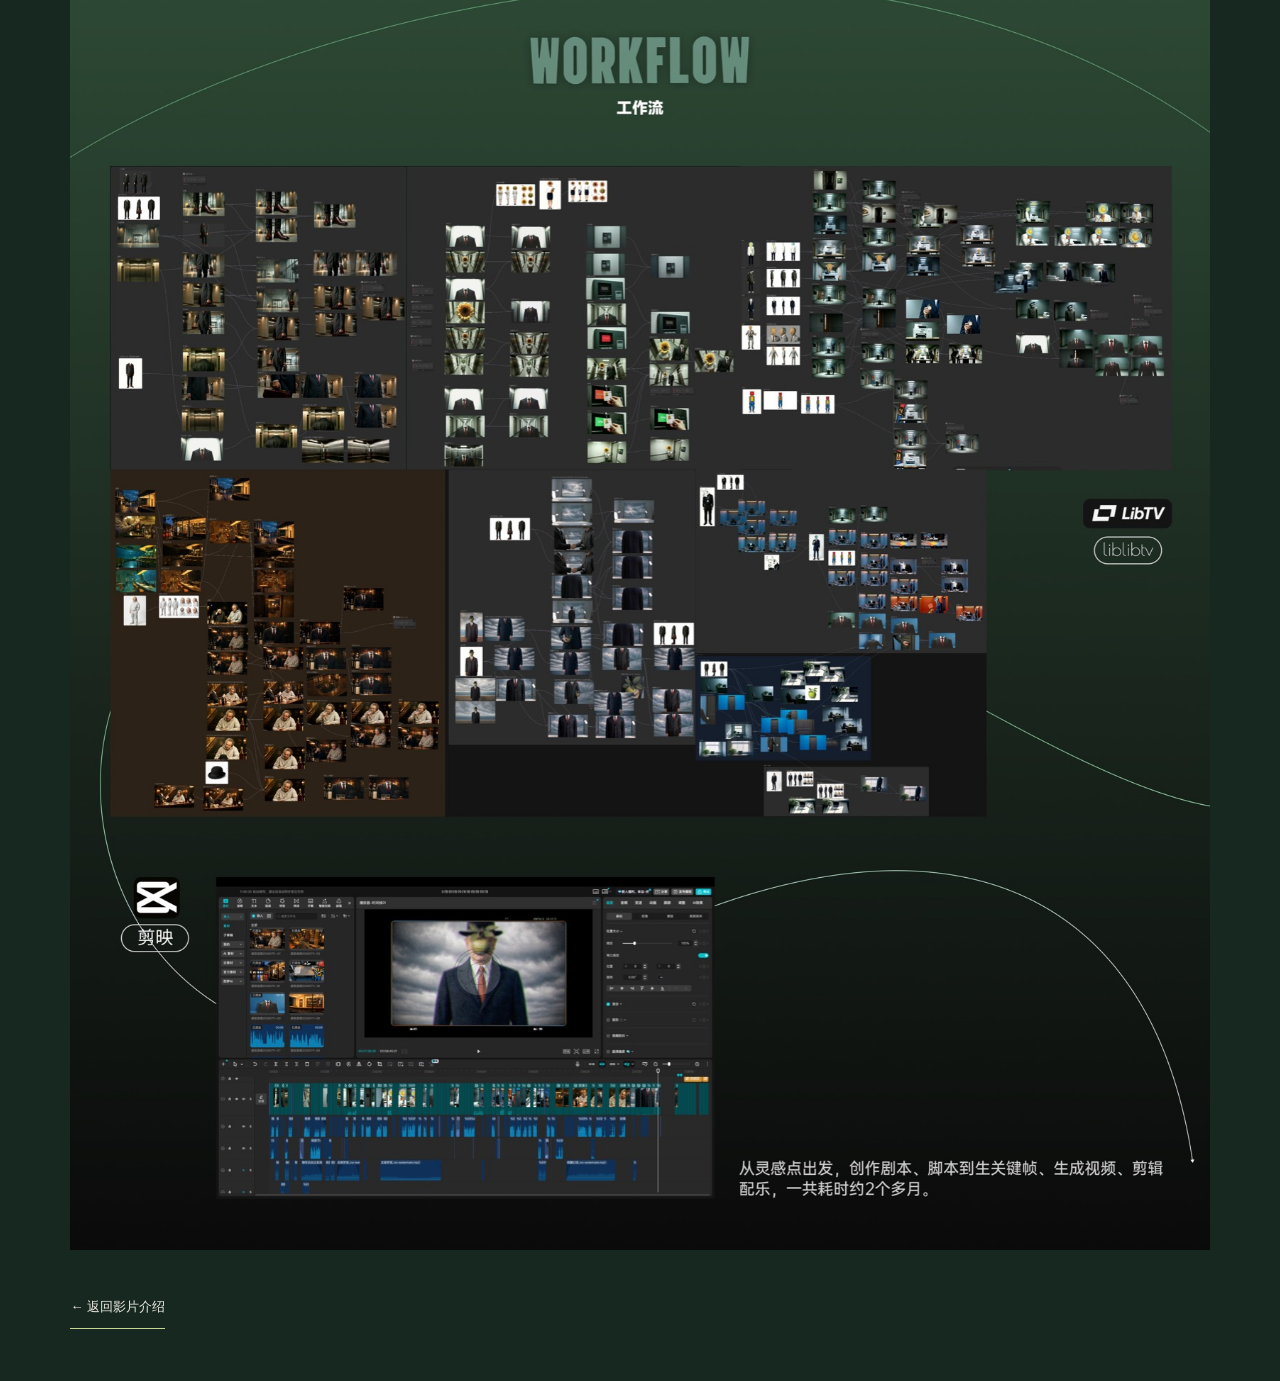
<file: directors-notes.html>
<!DOCTYPE html>
<html lang="zh-CN">
<head>
<meta charset="UTF-8"><meta name="viewport" content="width=device-width,initial-scale=1">
<meta name="theme-color" content="#172821"><title>完整导演阐述 — 人类之子</title>
<link rel="stylesheet" href="film-assets/film.css">
<style>
.reader-nav{position:sticky;top:0;z-index:2;display:flex;justify-content:space-between;gap:20px;padding:18px 5.5%;background:var(--ink);border-bottom:1px solid #e5eadd30;font-size:13px}.reader-nav a{padding:8px 0}.reader-nav a:hover{color:var(--accent)}.reader{max-width:1440px;margin:auto;padding:52px 5.5%}.reader h1{font:clamp(28px,4vw,46px)/1.4 "Songti SC",Georgia,serif;margin:14px 0}.reader-intro{color:var(--muted);font-size:13px}.reader-index{display:flex;flex-wrap:wrap;gap:10px 22px;margin:28px 0 40px;font-size:12px}.reader-index a{border-bottom:1px solid #a8b5a966;padding-bottom:5px}.reader figure{margin:0 0 36px;scroll-margin-top:90px}.reader figcaption{display:flex;gap:16px;align-items:center;padding:12px 0;font-size:12px}.reader figcaption span{font:11px monospace;color:var(--muted)}.reader figcaption a{margin-left:auto;color:var(--accent)}.reader figure img{width:100%;height:auto;background:var(--paper)}.reader-end{display:inline-block;padding:12px 0;border-bottom:1px solid var(--accent);font-size:13px}@media(max-width:600px){.reader{padding-top:30px}.reader-nav{font-size:12px;gap:12px}.reader figcaption{font-size:11px;gap:10px}.reader-index{gap:12px 18px}}
</style>
<link rel="stylesheet" href="portfolio-unified.css">
</head>
<body>
<nav class="reader-nav" aria-label="原稿导航"><a href="project1.html#reading">← 返回影片介绍</a><a href="film-assets/directors-notes.pdf" download="人类之子-完整导演阐述.pdf">下载原稿 PDF ↓</a></nav>
<main class="reader"><span class="eyebrow">THE SON OF MAN / DIRECTOR’S INTENTION</span><h1>完整导演阐述</h1><p class="reader-intro">《人类之子》 · 毕涵昱 · 原稿共 11 页</p>
<nav class="reader-index" aria-label="原稿目录"><a href="#page-1">01 导演阐述</a><a href="#page-2">02 画廊</a><a href="#page-3">03 故事梗概</a><a href="#page-4">04 角色设置 · Adam</a><a href="#page-5">05 角色设置 · Lina</a><a href="#page-6">06 角色设置 · 其他角色</a><a href="#page-7">07 角色设置 · Louis XVI</a><a href="#page-8">08 场景视觉</a><a href="#page-9">09 整体影调视觉参考</a><a href="#page-10">10 创作要点</a><a href="#page-11">11 工作流</a></nav>
<figure id="page-1"><figcaption><span>01 / 11</span> 导演阐述<a href="director-1.jpg" target="_blank" rel="noopener">查看原图 ↗</a></figcaption><img src="director-1.jpg" width="3482" height="1962" alt="导演阐述，原稿第 1 页" loading="eager"></figure>
<figure id="page-2"><figcaption><span>02 / 11</span> 画廊<a href="director-2.jpg" target="_blank" rel="noopener">查看原图 ↗</a></figcaption><img src="director-2.jpg" width="3482" height="1962" alt="画廊，原稿第 2 页" loading="lazy"></figure>
<figure id="page-3"><figcaption><span>03 / 11</span> 故事梗概<a href="director-3.jpg" target="_blank" rel="noopener">查看原图 ↗</a></figcaption><img src="director-3.jpg" width="3482" height="1962" alt="故事梗概，原稿第 3 页" loading="lazy"></figure>
<figure id="page-4"><figcaption><span>04 / 11</span> 角色设置 · Adam<a href="director-4.jpg" target="_blank" rel="noopener">查看原图 ↗</a></figcaption><img src="director-4.jpg" width="3482" height="3859" alt="角色设置 · Adam，原稿第 4 页" loading="lazy"></figure>
<figure id="page-5"><figcaption><span>05 / 11</span> 角色设置 · Lina<a href="director-5.jpg" target="_blank" rel="noopener">查看原图 ↗</a></figcaption><img src="director-5.jpg" width="3482" height="1962" alt="角色设置 · Lina，原稿第 5 页" loading="lazy"></figure>
<figure id="page-6"><figcaption><span>06 / 11</span> 角色设置 · 其他角色<a href="director-6.jpg" target="_blank" rel="noopener">查看原图 ↗</a></figcaption><img src="director-6.jpg" width="3482" height="3927" alt="角色设置 · 其他角色，原稿第 6 页" loading="lazy"></figure>
<figure id="page-7"><figcaption><span>07 / 11</span> 角色设置 · Louis XVI<a href="director-7.jpg" target="_blank" rel="noopener">查看原图 ↗</a></figcaption><img src="director-7.jpg" width="3482" height="1962" alt="角色设置 · Louis XVI，原稿第 7 页" loading="lazy"></figure>
<figure id="page-8"><figcaption><span>08 / 11</span> 场景视觉<a href="director-8.jpg" target="_blank" rel="noopener">查看原图 ↗</a></figcaption><img src="director-8.jpg" width="3482" height="6601" alt="场景视觉，原稿第 8 页" loading="lazy"></figure>
<figure id="page-9"><figcaption><span>09 / 11</span> 整体影调视觉参考<a href="director-9.jpg" target="_blank" rel="noopener">查看原图 ↗</a></figcaption><img src="director-9.jpg" width="3482" height="2931" alt="整体影调视觉参考，原稿第 9 页" loading="lazy"></figure>
<figure id="page-10"><figcaption><span>10 / 11</span> 创作要点<a href="director-10.jpg" target="_blank" rel="noopener">查看原图 ↗</a></figcaption><img src="director-10.jpg" width="3482" height="3475" alt="创作要点，原稿第 10 页" loading="lazy"></figure>
<figure id="page-11"><figcaption><span>11 / 11</span> 工作流<a href="director-11.jpg" target="_blank" rel="noopener">查看原图 ↗</a></figcaption><img src="director-11.jpg" width="3482" height="3902" alt="工作流，原稿第 11 页" loading="lazy"></figure>
<a class="reader-end" href="project1.html#reading">← 返回影片介绍</a></main>
<script src="portfolio-ripple.js" defer></script>
</body></html>
</file>
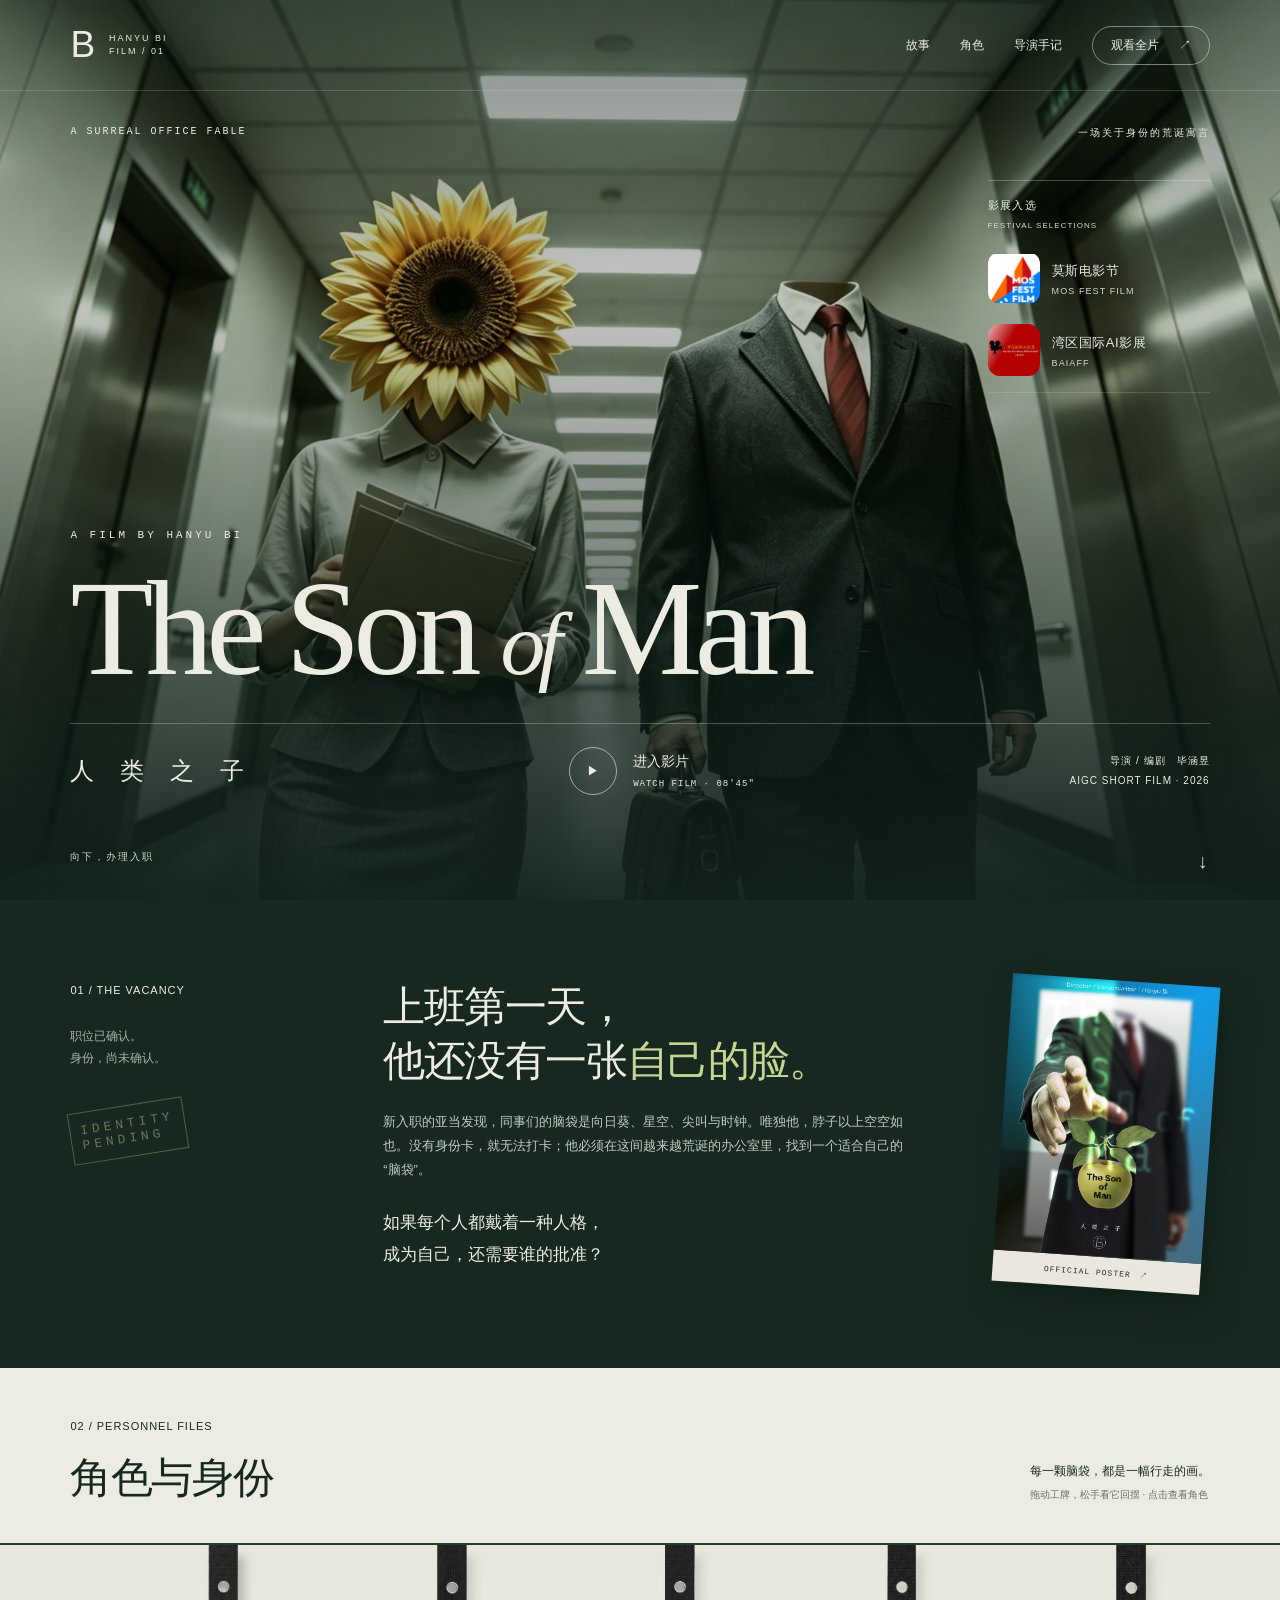
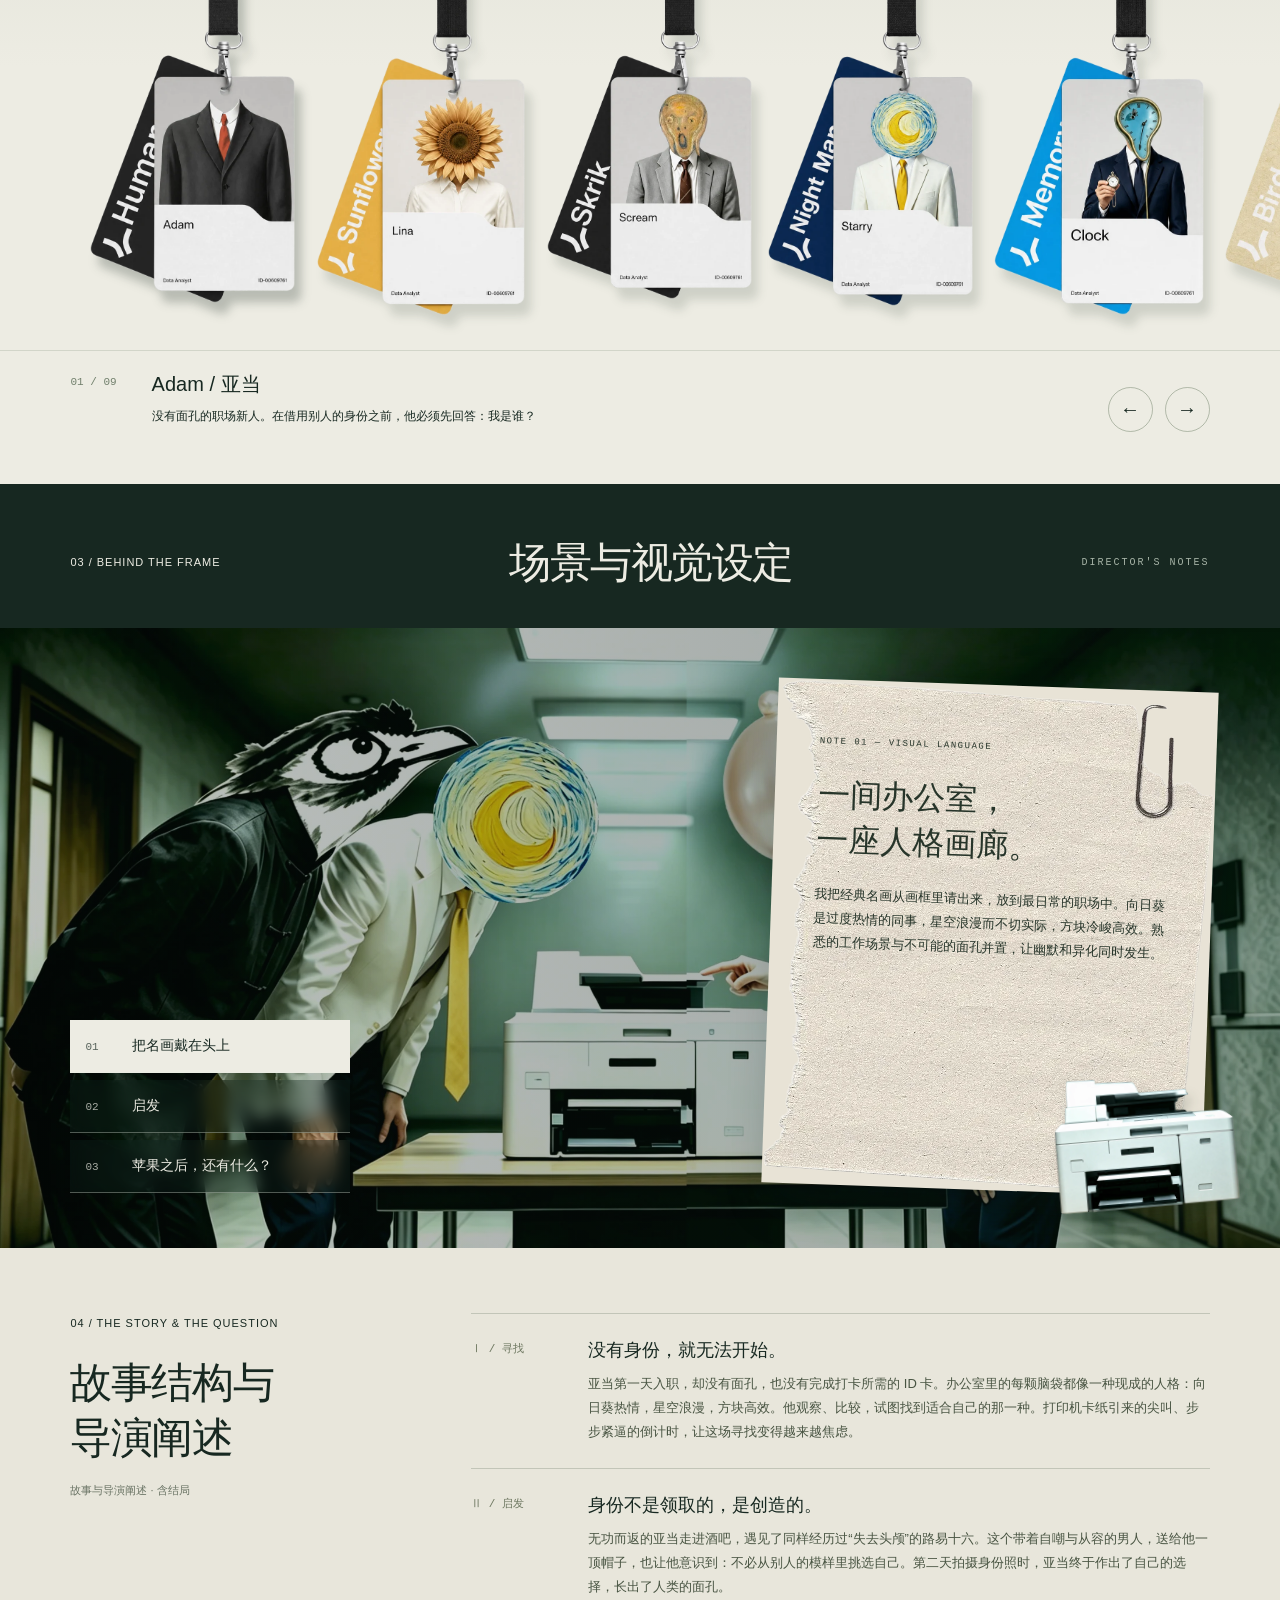
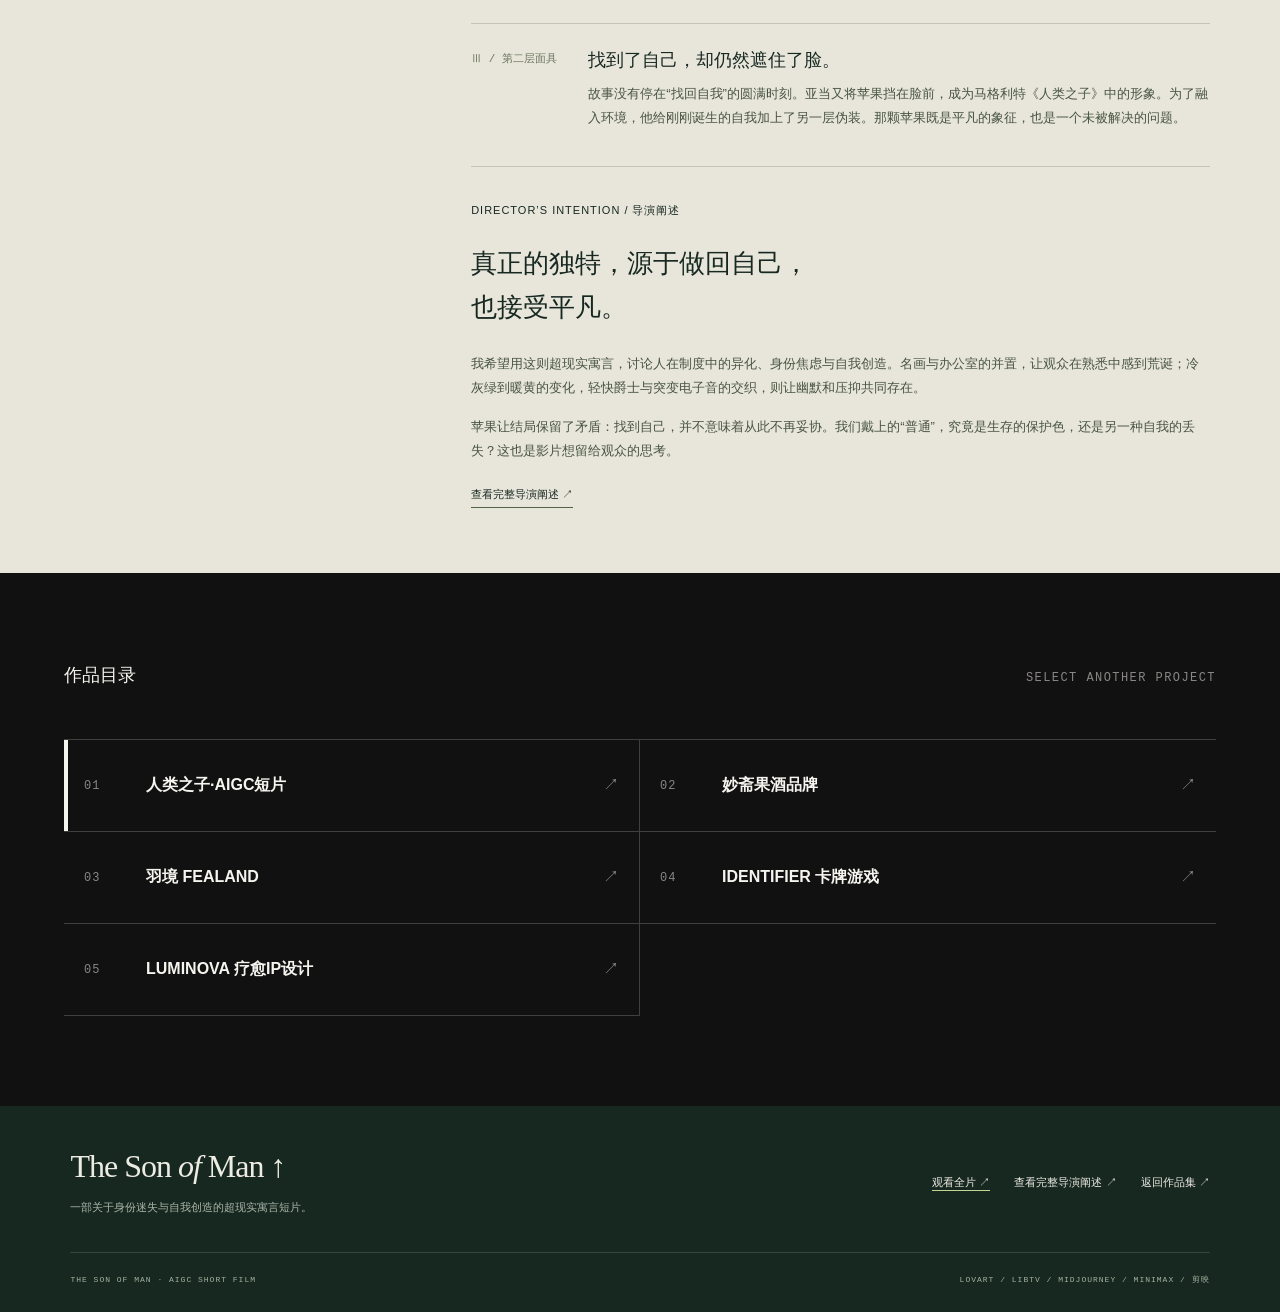
<file: project1.html>
<!DOCTYPE html>
<html lang="zh-CN">
<head><meta charset="UTF-8"><meta name="viewport" content="width=device-width,initial-scale=1"><meta name="theme-color" content="#14241f"><meta name="description" content="毕涵昱导演作品《人类之子》：一个无面孔的职场新人，在荒诞办公室里寻找自己的身份。"><title>人类之子 The Son of Man — A film by Hanyu Bi</title><link rel="stylesheet" href="film-assets/film.css"><link rel="stylesheet" href="portfolio-directory.css"><script src="film-assets/film.js" defer></script><link rel="stylesheet" href="portfolio-unified.css">
<link rel="stylesheet" href="film-assets/festivals.css">
</head>
<body>
<header class="nav"><a href="index.html" class="brand" aria-label="返回毕涵昱作品集">B<span>HANYU BI<br>FILM / 01</span></a><nav aria-label="影片导航"><a href="#story">故事</a><a href="#cast">角色</a><a href="#notes">导演手记</a><button data-watch>观看全片 <span>↗</span></button></nav></header>
<main>
<section class="hero" id="top" aria-labelledby="film-title">
<img class="hero-image" src="film-assets/hero.webp" alt="电梯里，向日葵头的 Lina 与没有面孔的亚当并肩而立" fetchpriority="high">
<div class="hero-top"><span>A SURREAL OFFICE FABLE</span><span>一场关于身份的荒诞寓言</span></div>
<aside class="film-selections" aria-label="影片入选影展">
<span class="film-selections-label">影展入选<span>FESTIVAL SELECTIONS</span></span>
<div class="film-selection"><img src="film-assets/mos-fest.png" alt="MOS FEST FILM 莫斯电影节标识" width="52" height="52"><span><strong>莫斯电影节</strong><small>MOS FEST FILM</small></span></div>
<div class="film-selection"><img src="film-assets/bay-area-ai-film-festival.jpeg" alt="湾区国际AI影展 BAIAFF 标识" width="52" height="52"><span><strong>湾区国际AI影展</strong><small>BAIAFF</small></span></div>
</aside>
<div class="hero-title"><p>A FILM BY HANYU BI</p><h1 id="film-title">The Son <em>of</em> Man</h1><div class="hero-bottom"><span class="chinese-title">人 类 之 子</span><button class="play" data-watch><span class="play-icon">▶</span><span>进入影片<small>WATCH FILM · 08′45″</small></span></button><span class="hero-credit">导演 / 编剧　毕涵昱<br>AIGC SHORT FILM · 2026</span></div></div>
<a class="scroll-cue" href="#story">向下，办理入职 <span>↓</span></a>
</section>
<section class="story section" id="story">
<div class="story-label"><span class="eyebrow">01 / THE VACANCY</span><p>职位已确认。<br>身份，尚未确认。</p><span class="stamp">IDENTITY<br>PENDING</span></div>
<div class="story-body"><h2>上班第一天，<br>他还没有一张<span>自己的脸。</span></h2><p>新入职的亚当发现，同事们的脑袋是向日葵、星空、尖叫与时钟。唯独他，脖子以上空空如也。没有身份卡，就无法打卡；他必须在这间越来越荒诞的办公室里，找到一个适合自己的“脑袋”。</p><p class="story-question">如果每个人都戴着一种人格，<br>成为自己，还需要谁的批准？</p></div>
<button class="poster-button" data-poster aria-label="查看完整电影海报"><img src="film-assets/poster.webp" alt="人类之子电影海报" loading="lazy"><span>OFFICIAL POSTER　↗</span></button>
</section>
<section class="cast" id="cast" aria-labelledby="cast-title">
<div class="cast-heading section"><div><span class="eyebrow">02 / PERSONNEL FILES</span><h2 id="cast-title">角色与身份</h2></div><p>每一颗脑袋，都是一幅行走的画。<br><span>拖动工牌，松手看它回摆 · 点击查看角色</span></p></div>
<div class="badge-window"><div class="badge-rail" id="badge-rail" aria-label="角色工牌陈列"></div></div>
<div class="cast-footer section"><div class="character-copy" aria-live="polite"><span id="character-index">01 / 09</span><div><h3 id="character-name">Adam / 亚当</h3><p id="character-description">没有面孔的职场新人。在借用别人的身份之前，他必须先回答：我是谁？</p></div></div><div class="rail-controls"><button id="cast-prev" aria-label="上一组角色">←</button><button id="cast-next" aria-label="下一组角色">→</button></div></div>
</section>
<section class="notes" id="notes" aria-labelledby="notes-title">
<div class="notes-heading section"><span class="eyebrow">03 / BEHIND THE FRAME</span><h2 id="notes-title">场景与视觉设定</h2><span>DIRECTOR'S NOTES</span></div>
<div class="note-scene" id="note-scene"><img id="note-image" src="film-assets/office.webp" alt="经典名画化身办公室同事" loading="lazy"><div class="scene-shade"></div><div class="note-layout section"><div class="note-tabs" role="tablist" aria-label="导演手记章节"><button id="tab-0" role="tab" aria-selected="true" aria-controls="note-panel" data-note="0"><span>01</span> 把名画戴在头上</button><button id="tab-1" role="tab" aria-selected="false" aria-controls="note-panel" tabindex="-1" data-note="1"><span>02</span> 启发</button><button id="tab-2" role="tab" aria-selected="false" aria-controls="note-panel" tabindex="-1" data-note="2"><span>03</span> 苹果之后，还有什么？</button></div><article class="note-paper" id="note-panel" role="tabpanel" aria-labelledby="tab-0"><span class="note-number" id="note-number">NOTE 01 — VISUAL LANGUAGE</span><h3 id="note-title">一间办公室，<br>一座人格画廊。</h3><p id="note-text">我把经典名画从画框里请出来，放到最日常的职场中。向日葵是过度热情的同事，星空浪漫而不切实际，方块冷峻高效。熟悉的工作场景与不可能的面孔并置，让幽默和异化同时发生。</p><img id="note-object" src="film-assets/printer.webp" alt="" aria-hidden="true"></article></div></div>
</section>
<section class="reading section" id="reading" aria-labelledby="reading-title">
<div class="reading-heading"><span class="eyebrow">04 / THE STORY & THE QUESTION</span><h2 id="reading-title">故事结构与导演阐述</h2><p>故事与导演阐述 · 含结局</p></div>
<div class="reading-content">
<div class="plot"><article><span>Ⅰ / 寻找</span><h3>没有身份，就无法开始。</h3><p>亚当第一天入职，却没有面孔，也没有完成打卡所需的 ID 卡。办公室里的每颗脑袋都像一种现成的人格：向日葵热情，星空浪漫，方块高效。他观察、比较，试图找到适合自己的那一种。打印机卡纸引来的尖叫、步步紧逼的倒计时，让这场寻找变得越来越焦虑。</p></article>
<article><span>Ⅱ / 启发</span><h3>身份不是领取的，是创造的。</h3><p>无功而返的亚当走进酒吧，遇见了同样经历过“失去头颅”的路易十六。这个带着自嘲与从容的男人，送给他一顶帽子，也让他意识到：不必从别人的模样里挑选自己。第二天拍摄身份照时，亚当终于作出了自己的选择，长出了人类的面孔。</p></article>
<article><span>Ⅲ / 第二层面具</span><h3>找到了自己，却仍然遮住了脸。</h3><p>故事没有停在“找回自我”的圆满时刻。亚当又将苹果挡在脸前，成为马格利特《人类之子》中的形象。为了融入环境，他给刚刚诞生的自我加上了另一层伪装。那颗苹果既是平凡的象征，也是一个未被解决的问题。</p></article></div>
<div class="intention"><span class="eyebrow">DIRECTOR’S INTENTION / 导演阐述</span><blockquote>真正的独特，源于做回自己，<br>也接受平凡。</blockquote><p>我希望用这则超现实寓言，讨论人在制度中的异化、身份焦虑与自我创造。名画与办公室的并置，让观众在熟悉中感到荒诞；冷灰绿到暖黄的变化，轻快爵士与突变电子音的交织，则让幽默和压抑共同存在。</p><p>苹果让结局保留了矛盾：找到自己，并不意味着从此不再妥协。我们戴上的“普通”，究竟是生存的保护色，还是另一种自我的丢失？这也是影片想留给观众的思考。</p><a href="directors-notes.html">查看完整导演阐述 ↗</a></div>
</div></section>
<section class="portfolio-project-directory portfolio-project-directory--dark" aria-labelledby="project-directory-title-1"><div class="portfolio-project-directory__inner"><div class="portfolio-project-directory__heading"><h2 id="project-directory-title-1">作品目录</h2><span>SELECT ANOTHER PROJECT</span></div><nav class="portfolio-project-directory__grid" aria-label="其他作品"><a class="portfolio-project-directory__item" href="project1.html" aria-current="page"><span class="portfolio-project-directory__number">01</span><strong class="portfolio-project-directory__name">人类之子·AIGC短片</strong><span class="portfolio-project-directory__arrow">↗</span></a><a class="portfolio-project-directory__item" href="project2.html"><span class="portfolio-project-directory__number">02</span><strong class="portfolio-project-directory__name">妙斋果酒品牌</strong><span class="portfolio-project-directory__arrow">↗</span></a><a class="portfolio-project-directory__item" href="project3.html"><span class="portfolio-project-directory__number">03</span><strong class="portfolio-project-directory__name">羽境 FEALAND</strong><span class="portfolio-project-directory__arrow">↗</span></a><a class="portfolio-project-directory__item" href="project4new/index.html"><span class="portfolio-project-directory__number">04</span><strong class="portfolio-project-directory__name">IDENTIFIER 卡牌游戏</strong><span class="portfolio-project-directory__arrow">↗</span></a><a class="portfolio-project-directory__item" href="project5/index.html"><span class="portfolio-project-directory__number">05</span><strong class="portfolio-project-directory__name">LUMINOVA 疗愈IP设计</strong><span class="portfolio-project-directory__arrow">↗</span></a></nav></div></section>
<footer class="section"><div><a class="footer-title" href="#top">The Son <em>of</em> Man ↑</a><p>一部关于身份迷失与自我创造的超现实寓言短片。</p></div><div class="footer-links"><button data-watch>观看全片 ↗</button><a href="directors-notes.html">查看完整导演阐述 ↗</a><a href="index.html">返回作品集 ↗</a></div><div class="credits">THE SON OF MAN · AIGC SHORT FILM <span>LOVART / LIBTV / MIDJOURNEY / MINIMAX / 剪映</span></div></footer>
</main>
<dialog id="screening" aria-labelledby="screening-title"><div class="dialog-bar"><span id="screening-title">人类之子 / THE SON OF MAN</span><button data-close="screening" aria-label="关闭放映">关闭 ×</button></div><video id="film" controls playsinline preload="none" poster="人类之子(2)-封面.jpg"><source src="人类之子-web.m4v" type="video/mp4"></video><p class="video-help">08′45″ · 建议佩戴耳机 <a href="https://www.bilibili.com/video/BV11F3467EmW/" target="_blank" rel="noopener">在 Bilibili 观看 ↗</a></p></dialog>
<dialog id="poster-dialog" aria-label="电影海报"><button data-close="poster-dialog" class="poster-close" aria-label="关闭海报">关闭 ×</button><img src="film-assets/poster.webp" alt="人类之子完整海报"></dialog>
<script src="portfolio-ripple.js" defer></script>
</body></html>
</file>
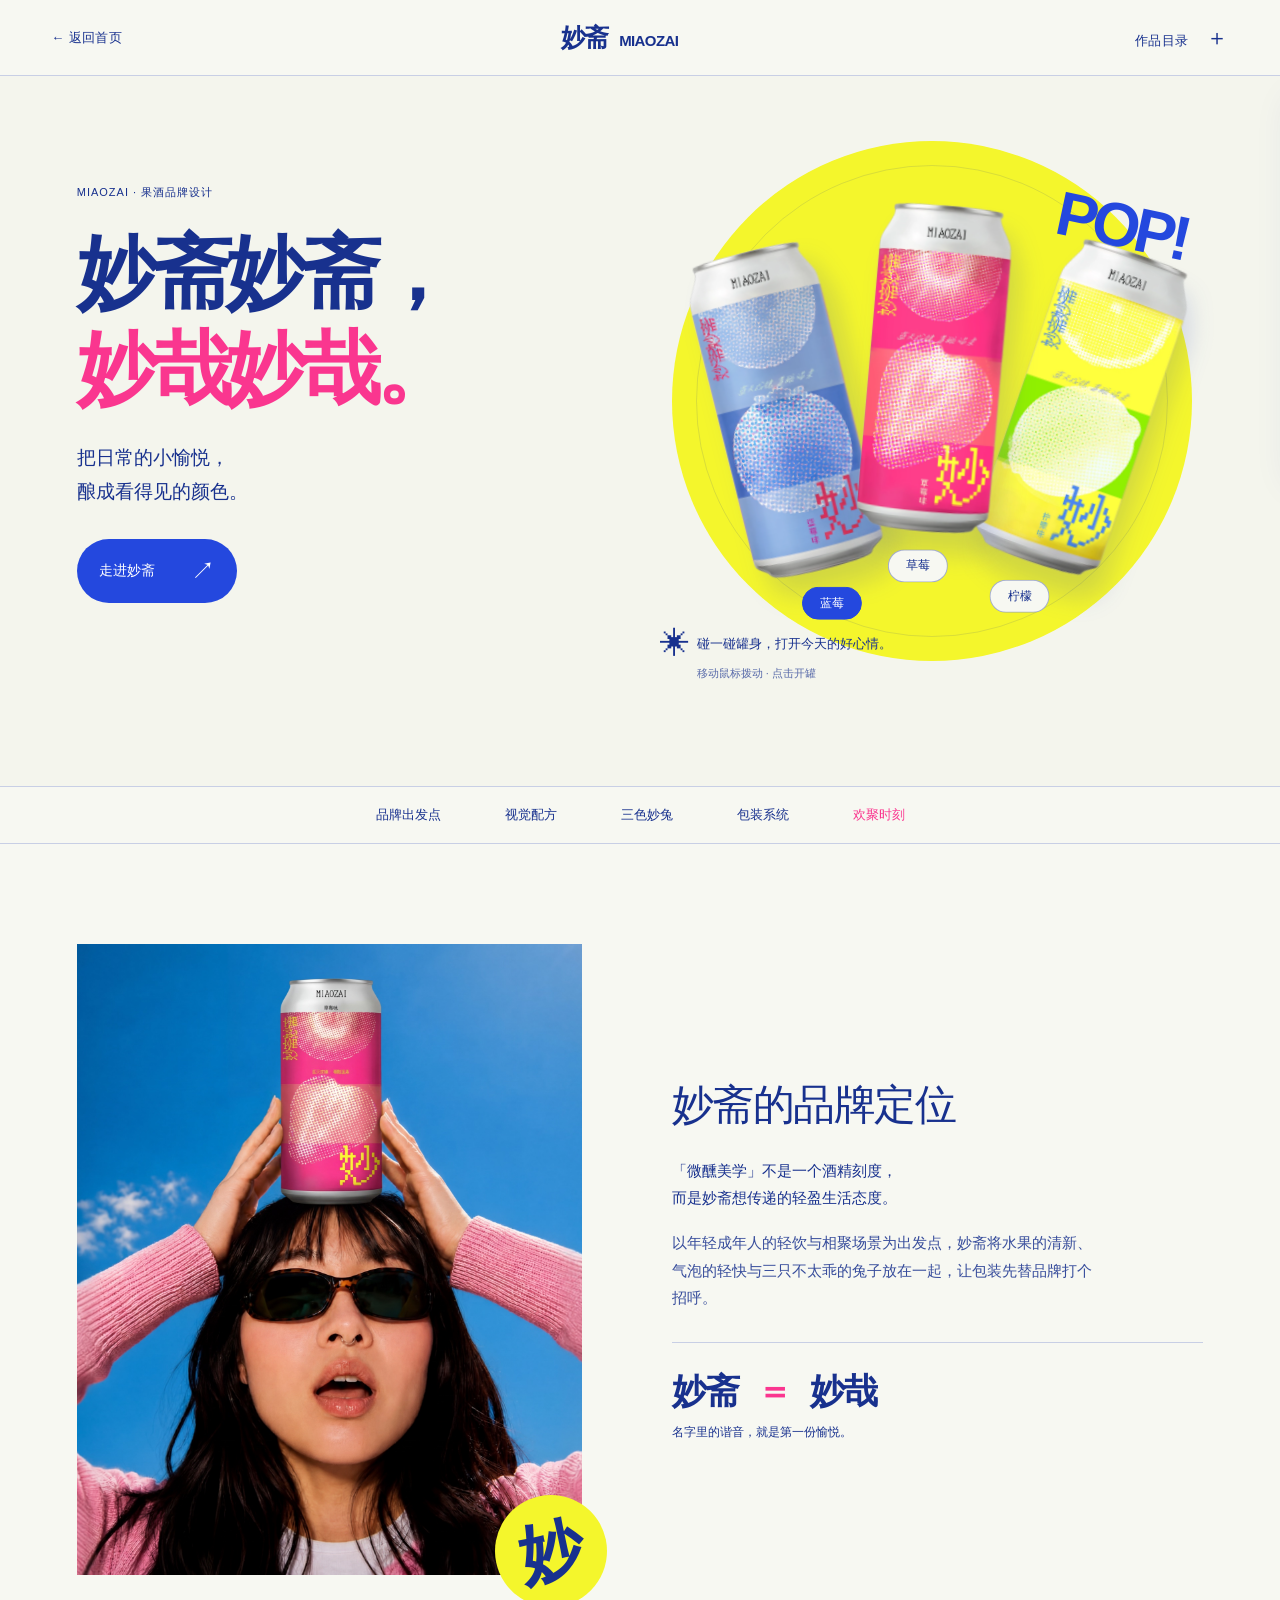
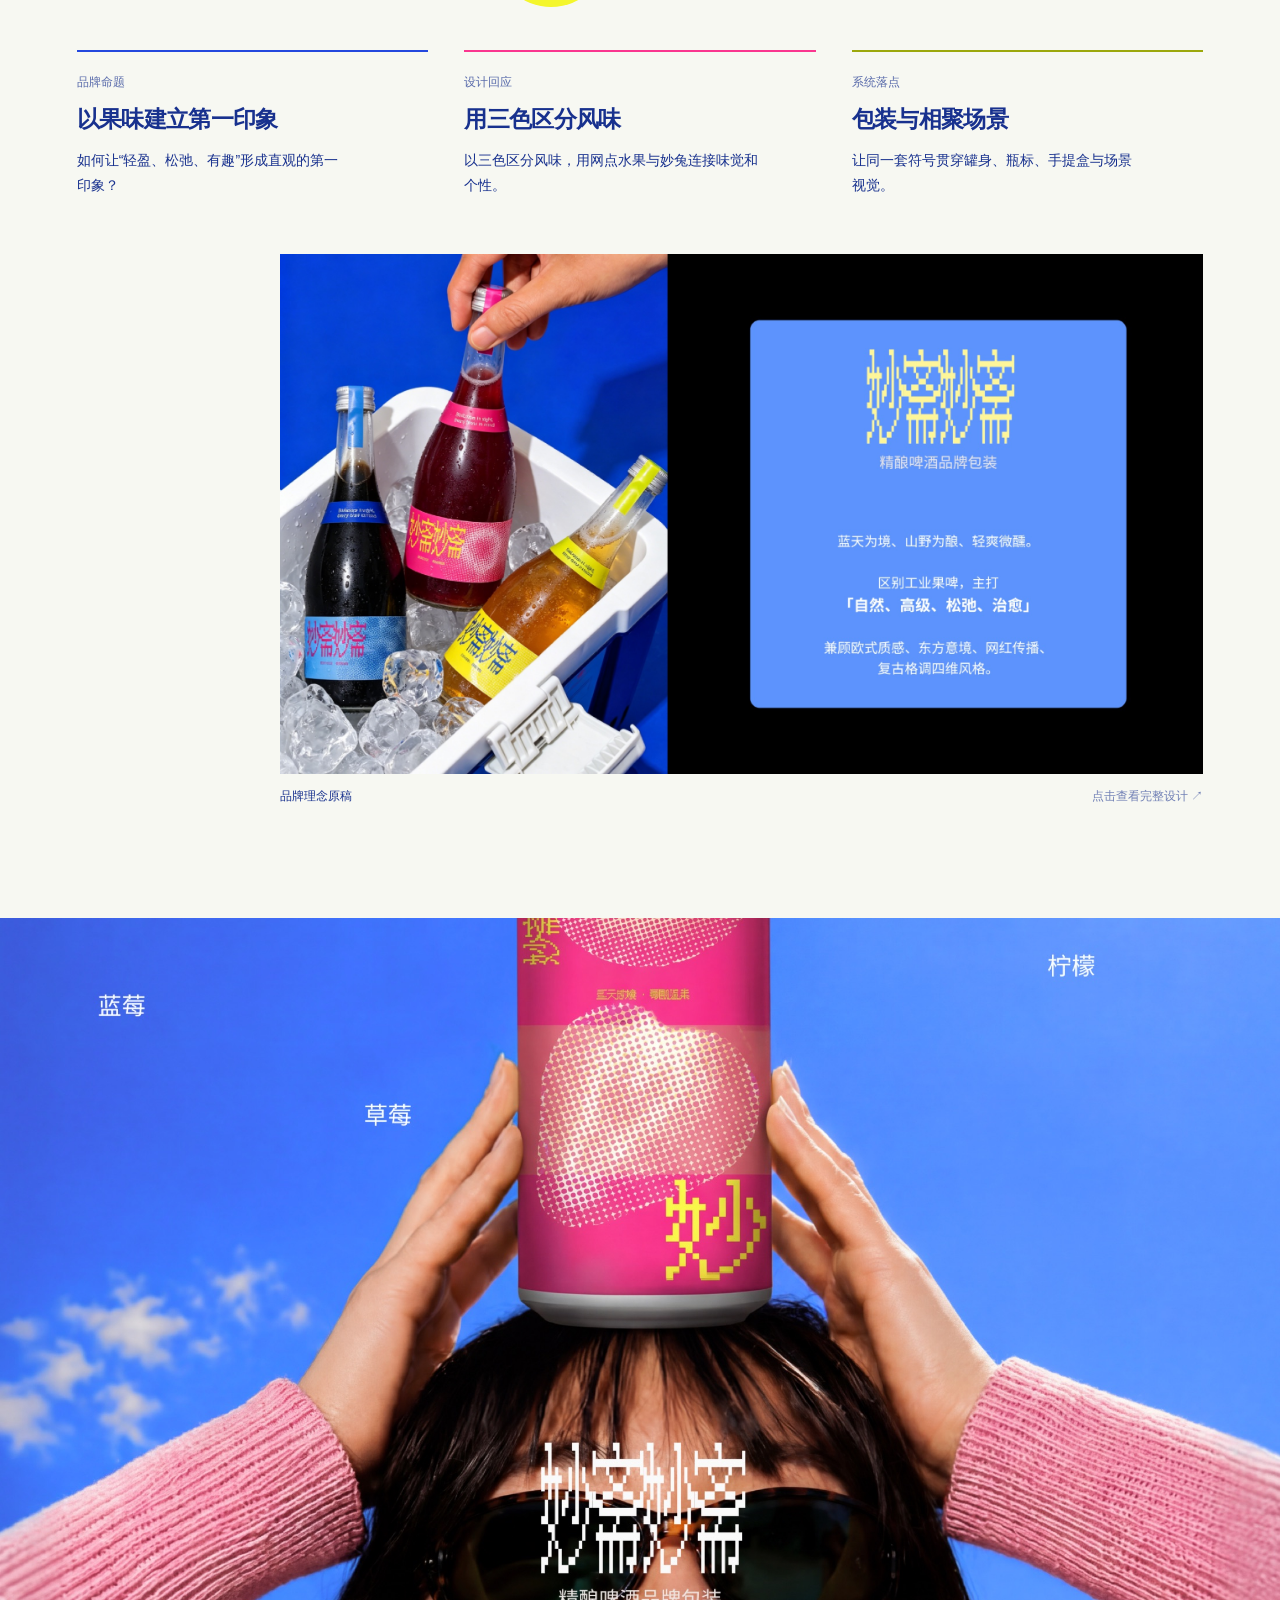
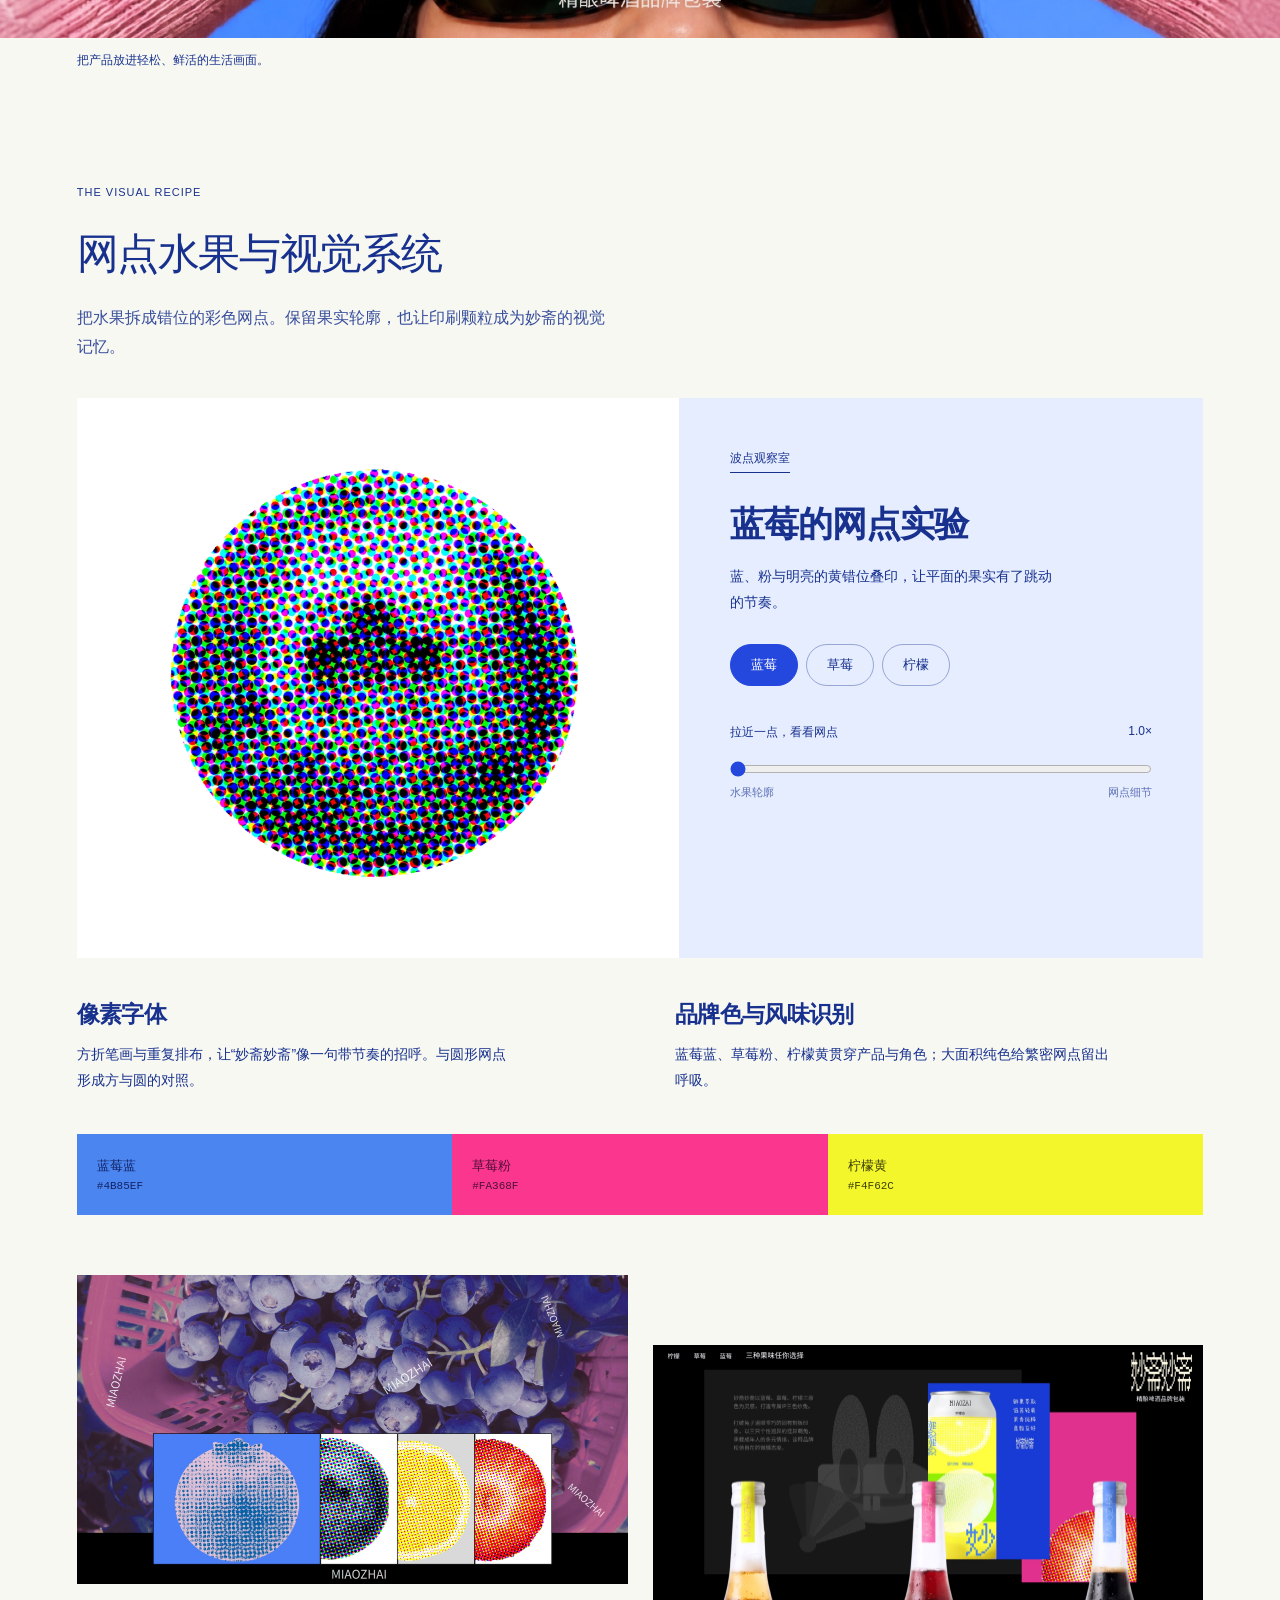
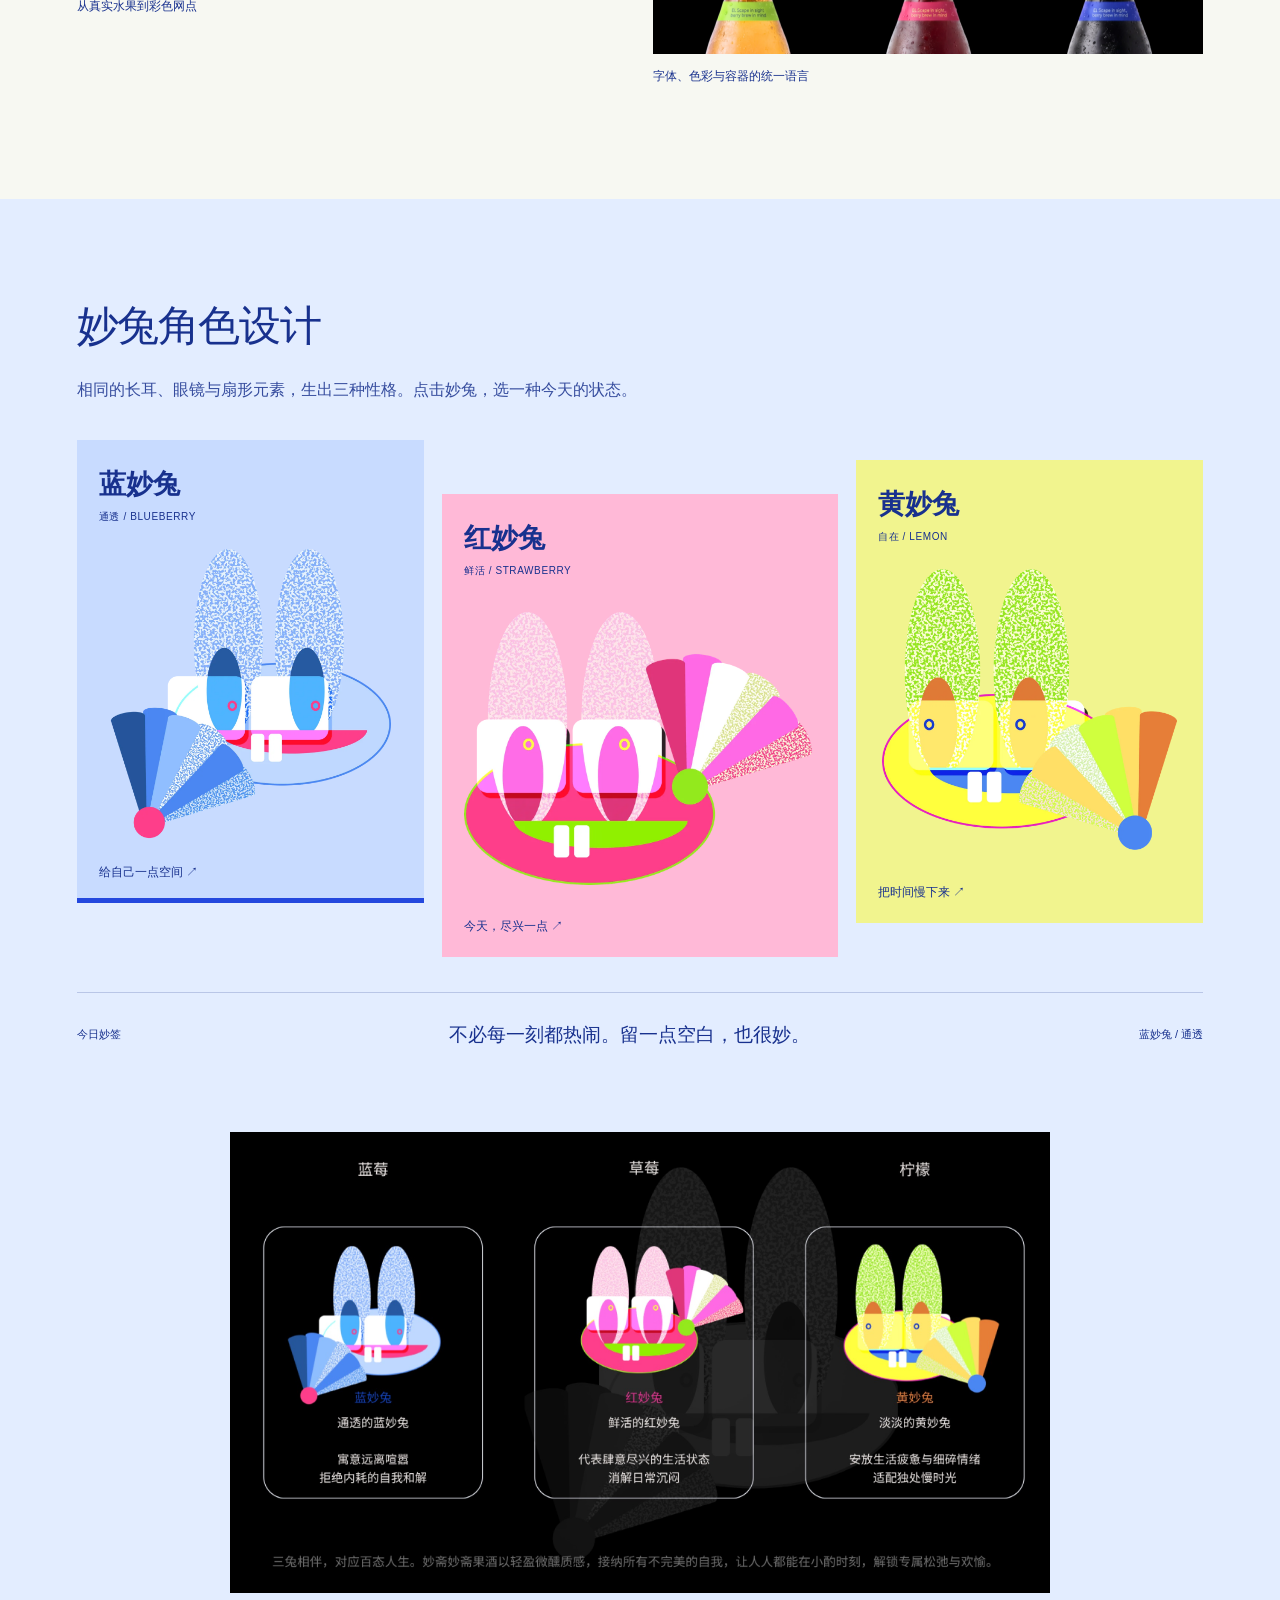
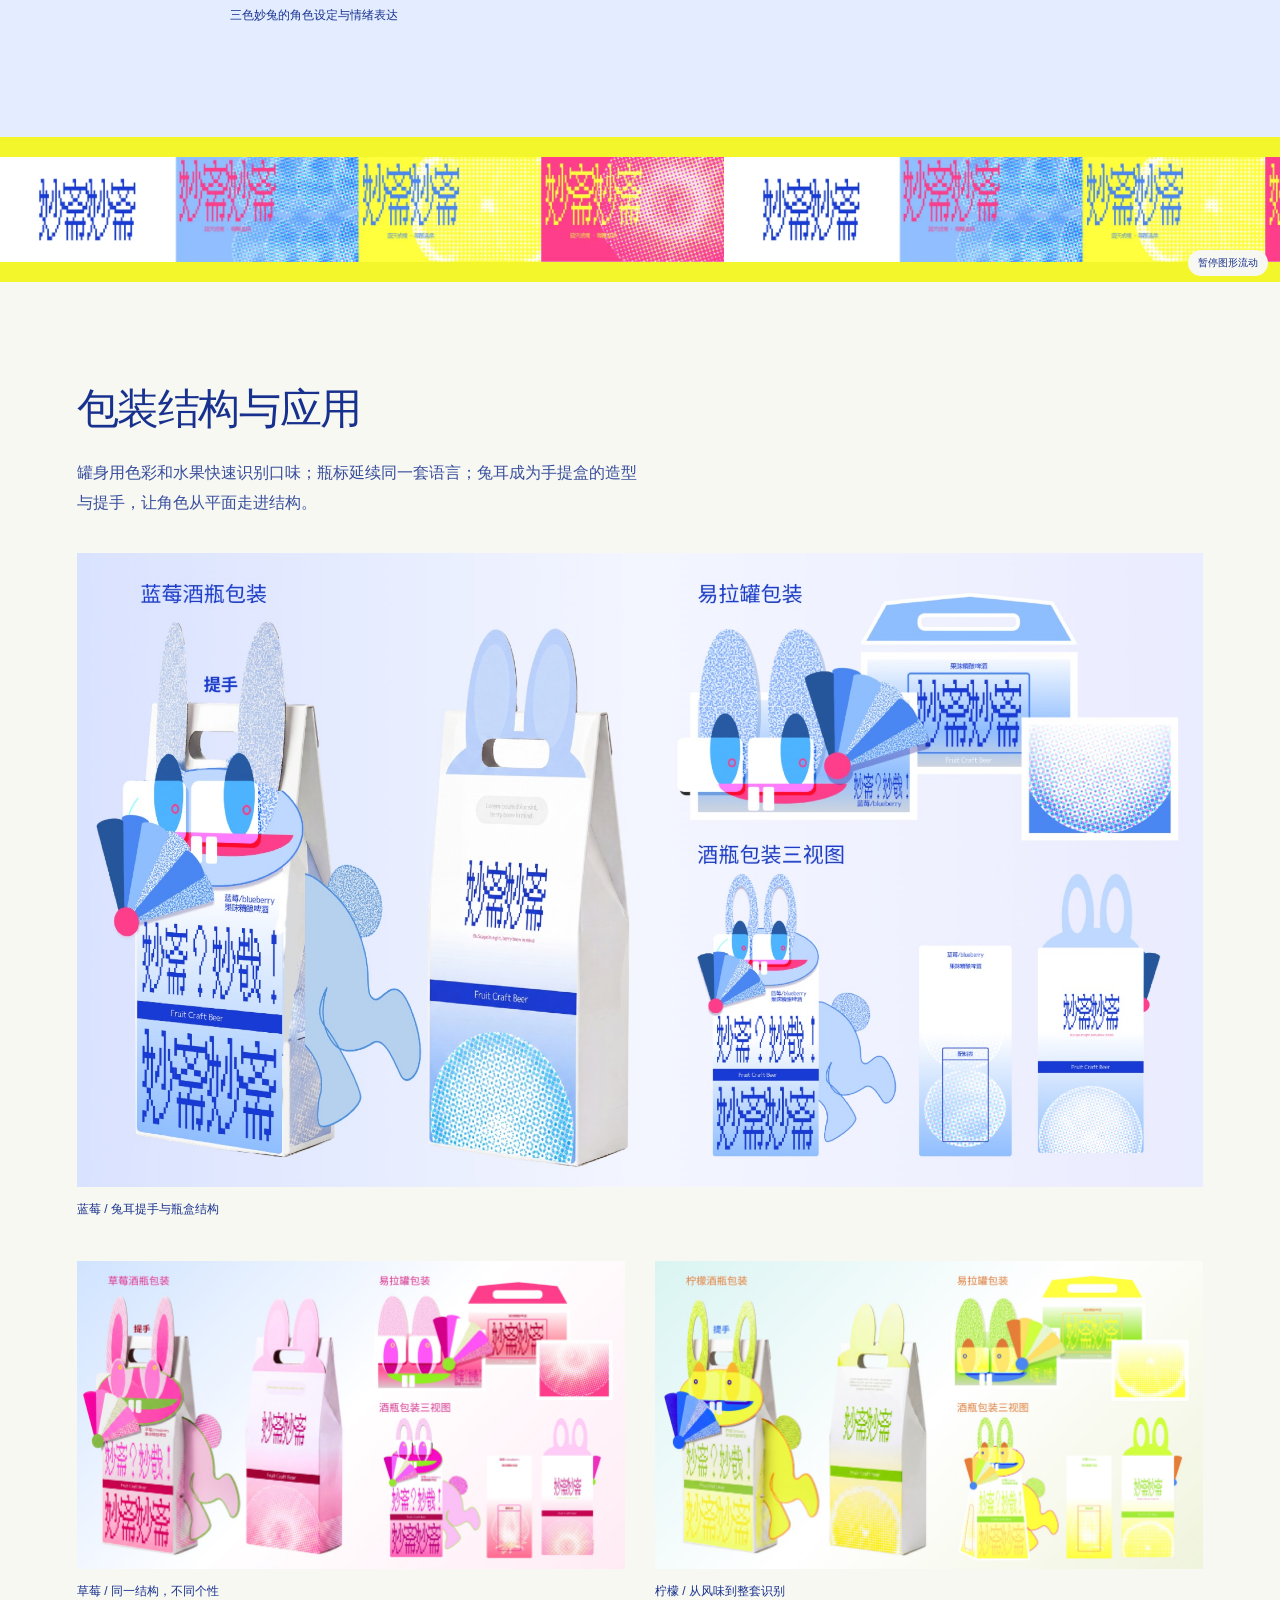
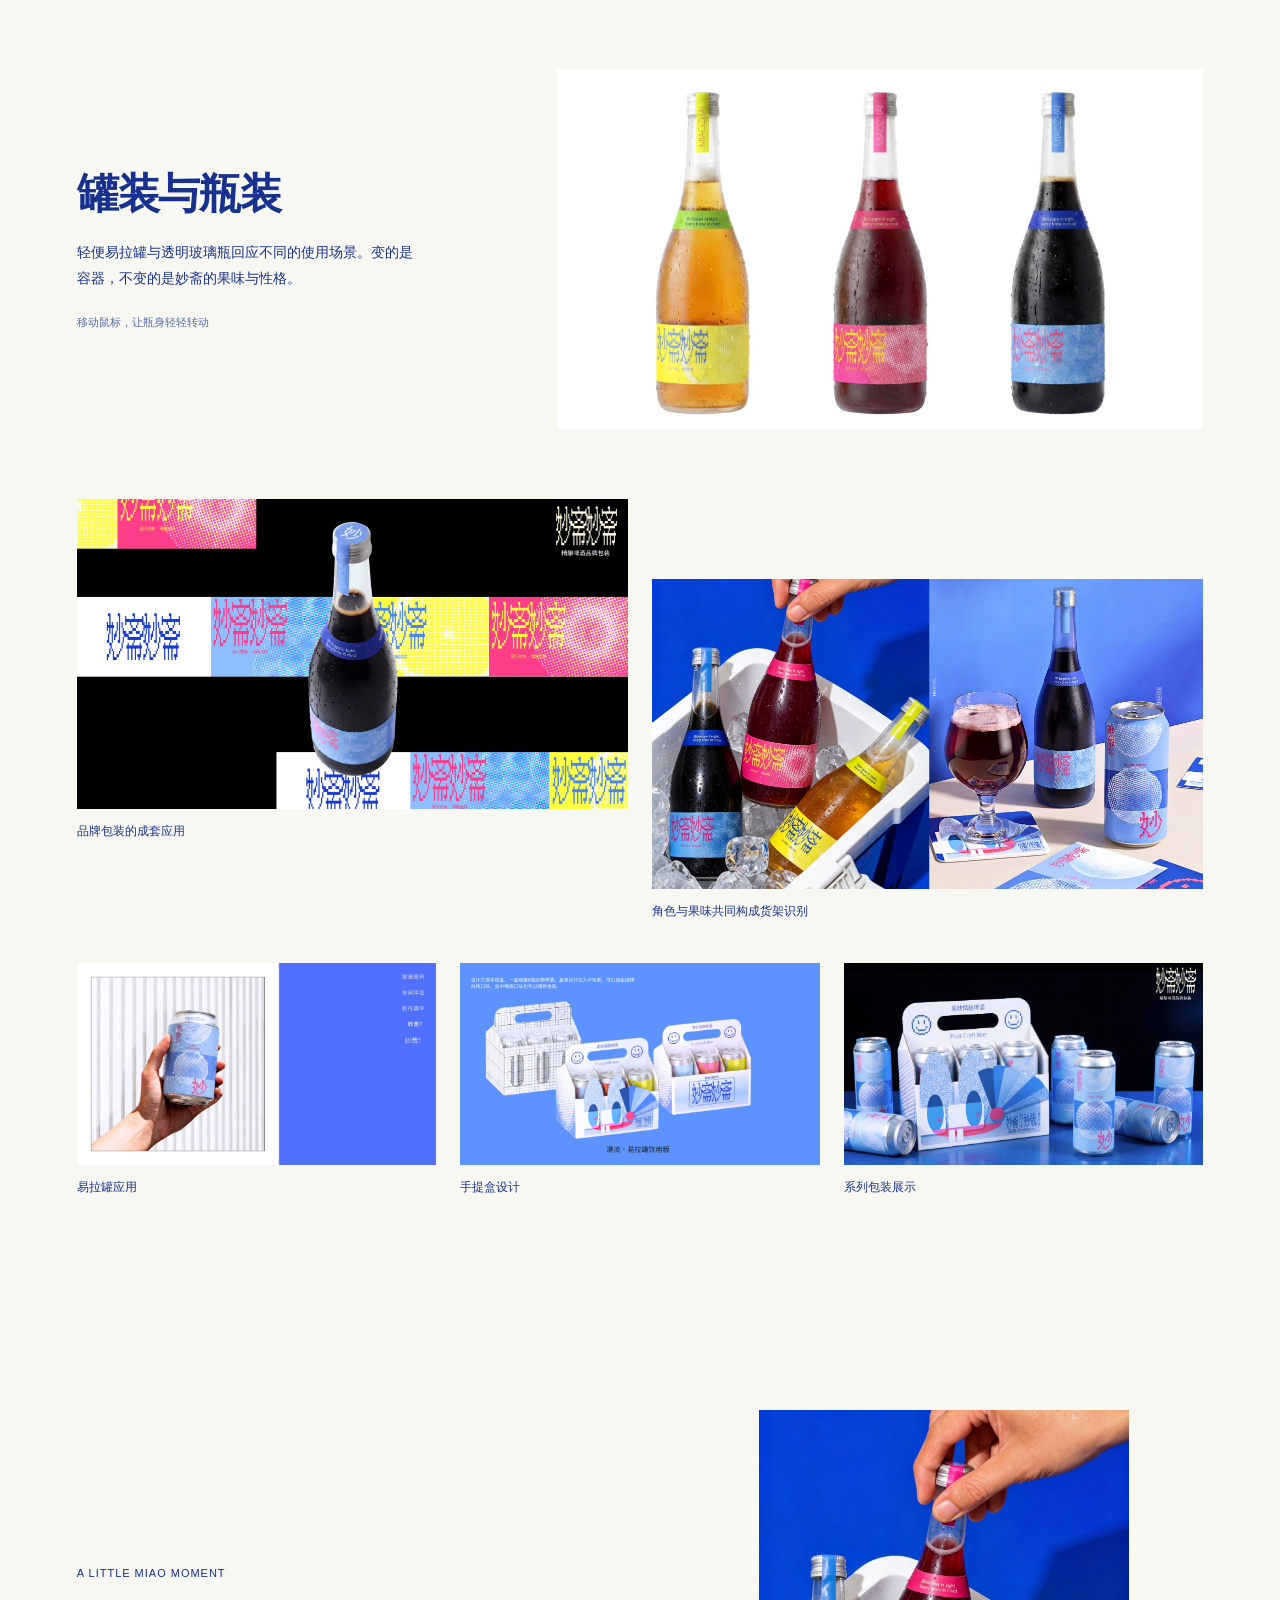
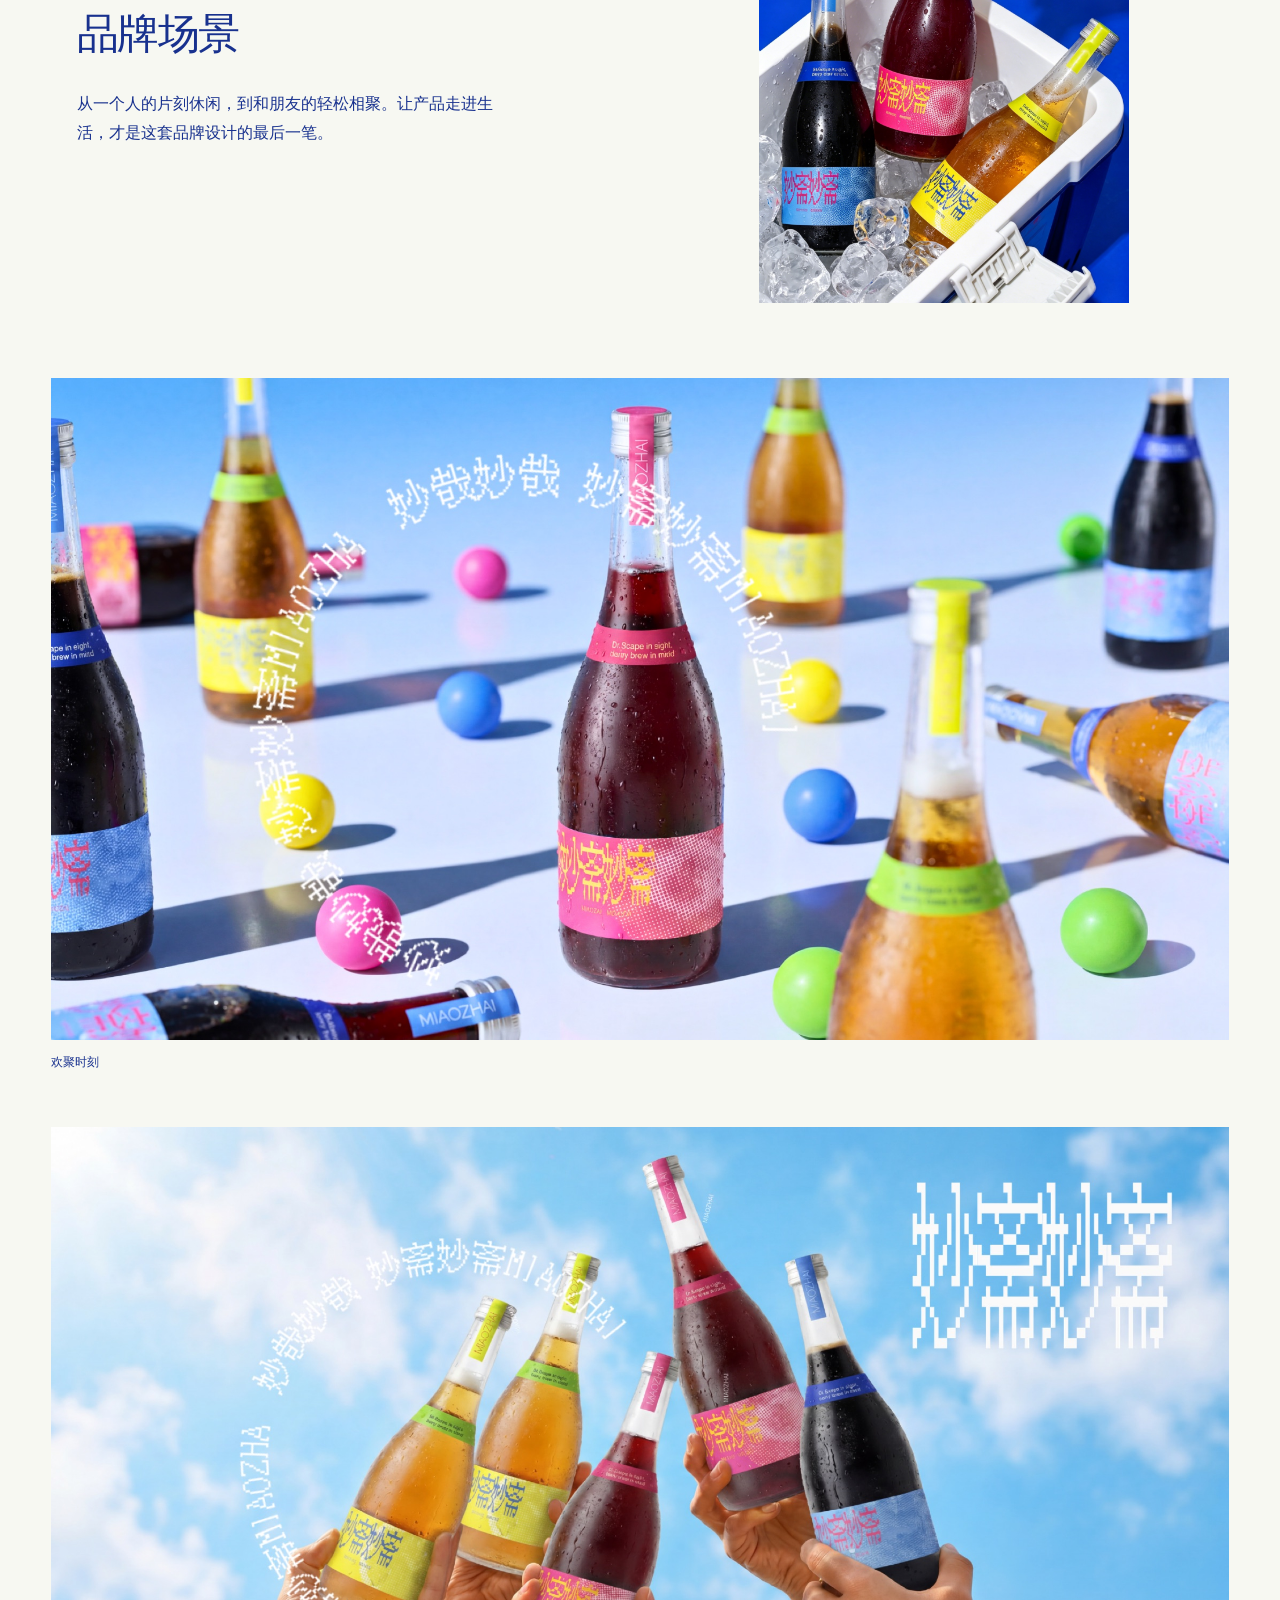
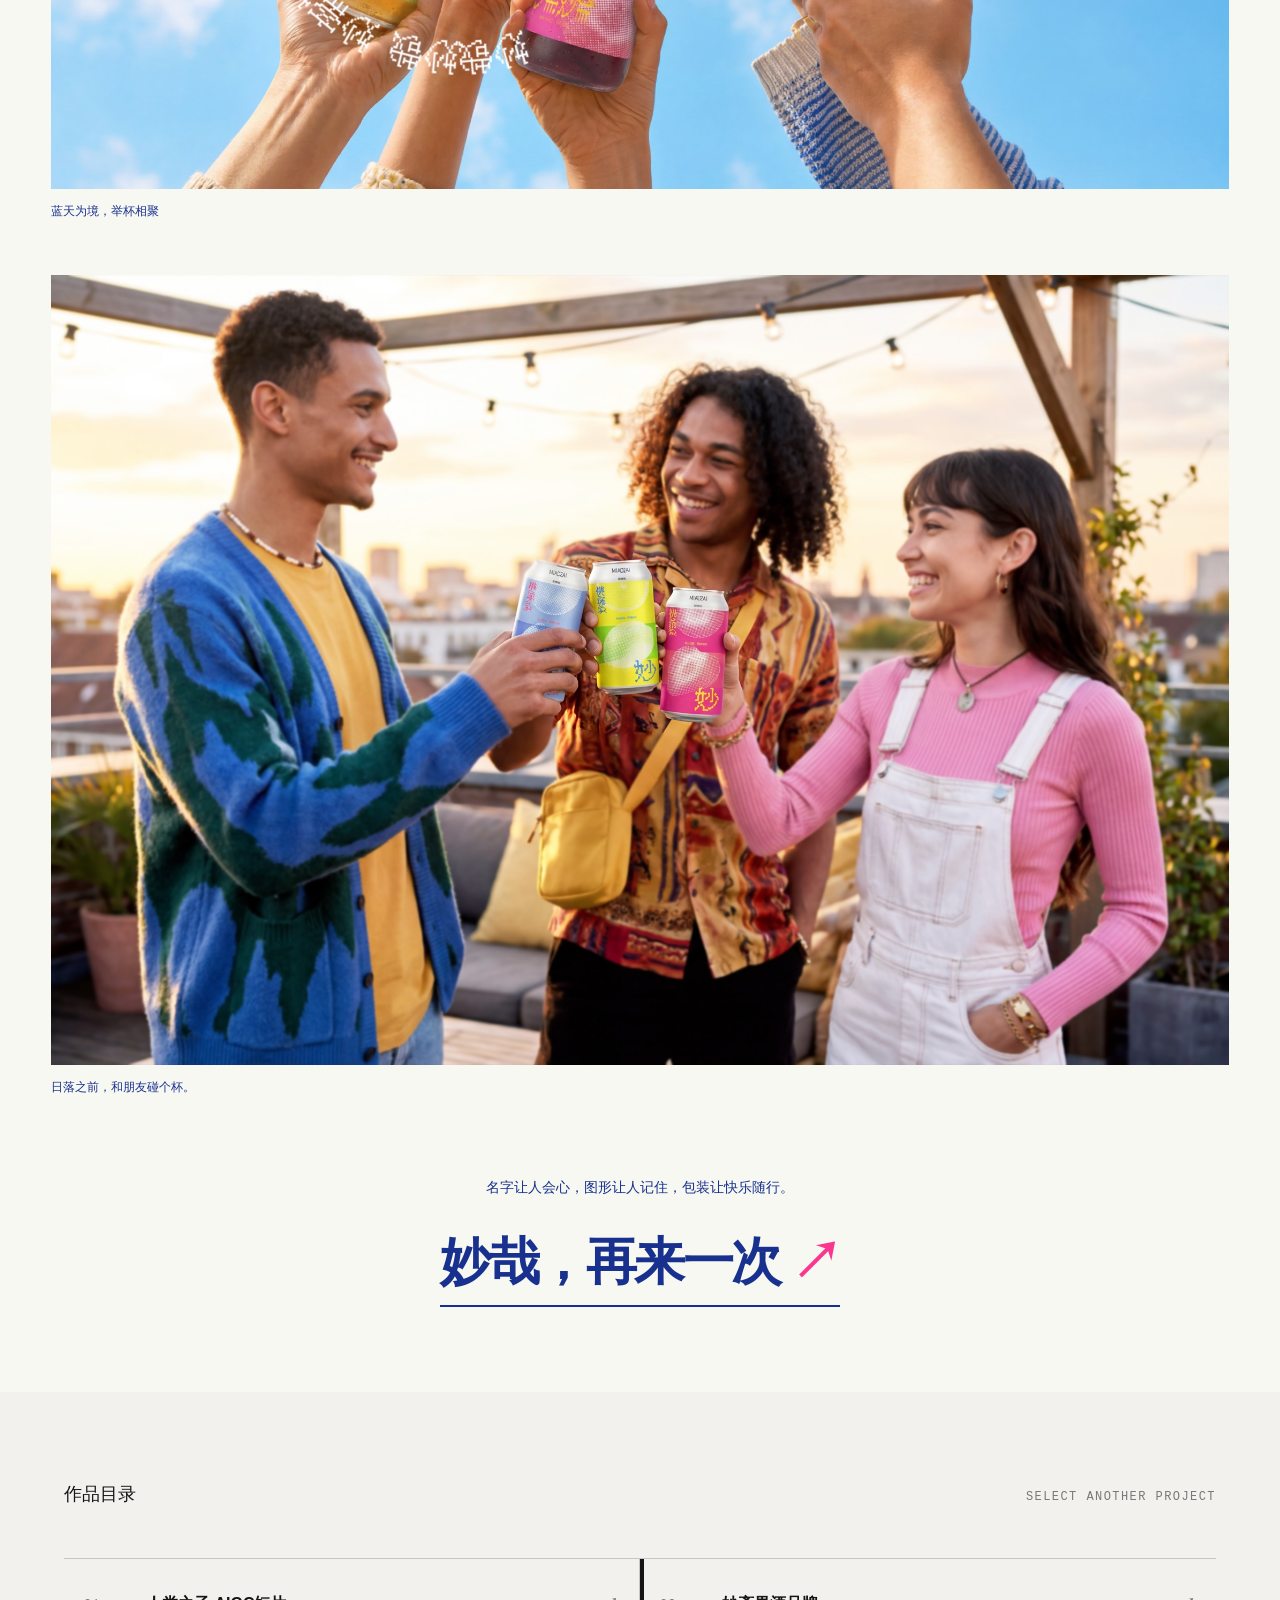
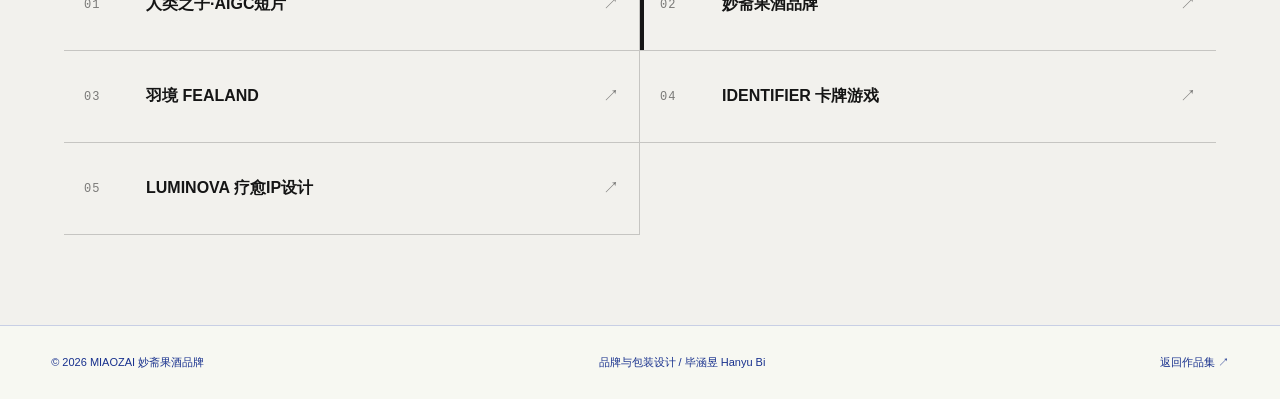
<file: project2.html>
<!DOCTYPE html>
<html lang="zh-CN">
<head>
<meta charset="UTF-8">
<meta name="viewport" content="width=device-width, initial-scale=1">
<title>妙斋果酒品牌 | MIAOZAI</title>
<meta name="description" content="毕涵昱的妙斋果酒品牌设计：从微醺美学、彩色波点到三色妙兔，探索一套鲜活的品牌与包装系统。">
<meta name="theme-color" content="#2448de">
<link rel="icon" type="image/png" sizes="64x64" href="miaozai-assets/favicon.png">
<link rel="stylesheet" href="miaozai-assets/miaozai.css">
<link rel="stylesheet" href="portfolio-directory.css">
<script src="miaozai-assets/miaozai.js" defer></script>
<link rel="stylesheet" href="portfolio-unified.css">
</head>
<body data-flavor="blueberry">
<a class="skip-link" href="#brand-story">跳至品牌内容</a>
<div class="cursor" id="cursor" aria-hidden="true"></div><div class="crosshair" id="crosshair" aria-hidden="true"></div>
<header class="topbar">
<a href="index.html" class="back-btn">← 返回首页</a>
<a href="#hero" class="wordmark" aria-label="妙斋，返回页首">妙斋 <span>MIAOZAI</span></a>
<button class="menu-toggle" aria-expanded="false" aria-controls="sidebar">作品目录 <span>＋</span></button>
</header>
<nav class="sidebar" id="sidebar" aria-label="作品目录" inert>
<h2>作品 / Work</h2>
<a href="project1.html">01 / 人类之子AIGC短片</a>
<a href="project2.html" aria-current="page">02 / 妙斋果酒品牌</a>
<a href="project3.html">03 / 羽境FEALAND</a>
<a href="project4new/index.html">04 / IDENTIFIER卡牌游戏</a>
<a href="project5/index.html">05 / LUMINOVA疗愈IP设计</a>

</nav>
<div class="menu-shade" hidden></div>
<main>
<section class="hero" id="hero" aria-labelledby="hero-heading">
<div class="hero-copy">
<p class="eyebrow">MIAOZAI · 果酒品牌设计</p>
<h1 id="hero-heading">妙斋妙斋，<br><span>妙哉妙哉。</span></h1>
<p class="hero-intro">把日常的小愉悦，<br>酿成看得见的颜色。</p>
<a class="round-link" href="#brand-story">走进妙斋 <span>↗</span></a>
</div>
<div class="hero-playground">
<div class="flavor-disc" aria-hidden="true"></div>
<span class="hero-pop" aria-hidden="true">POP!</span>
<div class="cans-container" aria-label="点击开罐，切换口味">
<button class="can-item" data-flavor="blueberry" aria-label="打开蓝莓味" aria-pressed="true"><img src="can-blueberry.webp" width="574" height="1400" alt="蓝莓味妙斋易拉罐" class="can-img" fetchpriority="high" decoding="async"><span class="can-label">蓝莓</span></button>
<button class="can-item" data-flavor="strawberry" aria-label="打开草莓味" aria-pressed="false"><img src="can-strawberry.webp" width="574" height="1400" alt="草莓味妙斋易拉罐" class="can-img" fetchpriority="low" decoding="async"><span class="can-label">草莓</span></button>
<button class="can-item" data-flavor="lemon" aria-label="打开柠檬味" aria-pressed="false"><img src="can-lemon.webp" width="574" height="1400" alt="柠檬味妙斋易拉罐" class="can-img" fetchpriority="low" decoding="async"><span class="can-label">柠檬</span></button>
</div>
<div class="hero-feedback"><span class="small-cross" aria-hidden="true">✳</span><p id="flavor-feedback" aria-live="polite">碰一碰罐身，打开今天的好心情。</p><span class="instruction">移动鼠标拨动 · 点击开罐</span></div>
</div>
</section>
<nav class="chapter-nav" aria-label="案例章节"><a href="#brand-story">品牌出发点</a><a href="#visual-system">视觉配方</a><a href="#rabbit-club">三色妙兔</a><a href="#packaging">包装系统</a><a href="#gathering">欢聚时刻</a></nav>
<div id="contentSection" class="content-section">
<section class="brand-story section-wrap" id="brand-story">
<div class="story-photo reveal"><img src="miaozai-assets/hero.jpg" width="1408" height="1747" alt="蓝天下，女孩将草莓味易拉罐顶在头上" loading="lazy"></div>
<div class="story-copy reveal"><h2>妙斋的品牌定位</h2><p class="lead">「微醺美学」不是一个酒精刻度，<br>而是妙斋想传递的轻盈生活态度。</p><p>以年轻成年人的轻饮与相聚场景为出发点，妙斋将水果的清新、气泡的轻快与三只不太乖的兔子放在一起，让包装先替品牌打个招呼。</p><div class="idea-stamp">妙斋 <span>＝</span> 妙哉<small>名字里的谐音，就是第一份愉悦。</small></div></div>
<div class="thinking-path reveal"><article><span>品牌命题</span><h3>以果味建立第一印象</h3><p>如何让“轻盈、松弛、有趣”形成直观的第一印象？</p></article><article><span>设计回应</span><h3>用三色区分风味</h3><p>以三色区分风味，用网点水果与妙兔连接味觉和个性。</p></article><article><span>系统落点</span><h3>包装与相聚场景</h3><p>让同一套符号贯穿罐身、瓶标、手提盒与场景视觉。</p></article></div>
<figure class="artwork story-board reveal"><button class="image-open" aria-label="放大品牌理念原稿"><img src="30.jpg" alt="妙斋品牌理念原稿与冰桶瓶装视觉" width="1920" height="1080" loading="lazy"></button><figcaption>品牌理念原稿 <span>点击查看完整设计 ↗</span></figcaption></figure>
</section>
<figure class="artwork campaign-cover reveal"><button class="image-open" aria-label="放大品牌主视觉"><img src="miao-29.jpg" alt="妙斋草莓易拉罐品牌主视觉" width="1920" height="1080" loading="lazy"></button><figcaption>把产品放进轻松、鲜活的生活画面。</figcaption></figure>
<section class="visual-system section-wrap" id="visual-system">
<header class="section-heading reveal"><p class="eyebrow">THE VISUAL RECIPE</p><h2>网点水果与视觉系统</h2><p>把水果拆成错位的彩色网点。保留果实轮廓，也让印刷颗粒成为妙斋的视觉记忆。</p></header>
<div class="halftone-lab reveal">
<div class="halftone-view"><img id="halftone-image" src="miaozai-assets/halftone-blue.webp" width="1024" height="1024" alt="蓝莓彩色网点图案" loading="lazy" decoding="async"></div>
<div class="lab-controls"><span class="lab-label">波点观察室</span><h3>蓝莓的网点实验</h3><p id="lab-description">蓝、粉与明亮的黄错位叠印，让平面的果实有了跳动的节奏。</p><div class="flavor-switch" role="group" aria-label="选择波点水果"><button data-lab="blueberry" aria-pressed="true">蓝莓</button><button data-lab="strawberry" aria-pressed="false">草莓</button><button data-lab="lemon" aria-pressed="false">柠檬</button></div><label class="zoom-label" for="dot-zoom">拉近一点，看看网点 <output id="zoom-value">1.0×</output></label><input id="dot-zoom" type="range" min="1" max="3" step="0.1" value="1"><div class="zoom-ends"><span>水果轮廓</span><span>网点细节</span></div></div>
</div>
<div class="visual-notes"><article><h3>像素字体</h3><p>方折笔画与重复排布，让“妙斋妙斋”像一句带节奏的招呼。与圆形网点形成方与圆的对照。</p></article><article><h3>品牌色与风味识别</h3><p>蓝莓蓝、草莓粉、柠檬黄贯穿产品与角色；大面积纯色给繁密网点留出呼吸。</p></article></div>
<div class="color-ribbon" aria-label="品牌三色"><span>蓝莓蓝 <b>#4B85EF</b></span><span>草莓粉 <b>#FA368F</b></span><span>柠檬黄 <b>#F4F62C</b></span></div>
<div class="original-pair"><figure class="artwork reveal"><button class="image-open" aria-label="放大水果网点设计原稿"><img src="31.jpg" width="1920" height="1080" alt="水果图像与三色波点的视觉提炼原稿" loading="lazy"></button><figcaption>从真实水果到彩色网点</figcaption></figure><figure class="artwork reveal"><button class="image-open" aria-label="放大品牌组合原稿"><img src="32.jpg" width="1920" height="1080" alt="瓶装、易拉罐与妙兔的品牌组合设计" loading="lazy"></button><figcaption>字体、色彩与容器的统一语言</figcaption></figure></div>
</section>
<section class="rabbit-club" id="rabbit-club">
<div class="section-wrap"><header class="section-heading reveal"><h2>妙兔角色设计</h2><p>相同的长耳、眼镜与扇形元素，生出三种性格。点击妙兔，选一种今天的状态。</p></header>
<div class="rabbit-lineup" role="group" aria-label="选择妙兔心情">
<button class="rabbit-choice blue" data-rabbit="blueberry" aria-pressed="true"><span class="rabbit-name">蓝妙兔<small>通透 / BLUEBERRY</small></span><img src="miaozai-assets/rabbit-blue.webp" alt="戴眼镜、手持蓝色扇子的蓝妙兔" width="1064" height="1100" loading="lazy" decoding="async"><span class="rabbit-mood">给自己一点空间 ↗</span></button>
<button class="rabbit-choice pink" data-rabbit="strawberry" aria-pressed="false"><span class="rabbit-name">红妙兔<small>鲜活 / STRAWBERRY</small></span><img src="miaozai-assets/rabbit-red.webp" alt="粉色长耳、手持撞色扇子的红妙兔" width="1100" height="853" loading="lazy" decoding="async"><span class="rabbit-mood">今天，尽兴一点 ↗</span></button>
<button class="rabbit-choice yellow" data-rabbit="lemon" aria-pressed="false"><span class="rabbit-name">黄妙兔<small>自在 / LEMON</small></span><img src="miaozai-assets/rabbit-yellow.webp" alt="黄色脸颊、绿色长耳的黄妙兔" width="1100" height="1078" loading="lazy" decoding="async"><span class="rabbit-mood">把时间慢下来 ↗</span></button>
</div>
<div class="mood-note" aria-live="polite"><span>今日妙签</span><p id="mood-copy">不必每一刻都热闹。留一点空白，也很妙。</p><span id="mood-name">蓝妙兔 / 通透</span></div>
<figure class="artwork rabbit-original reveal"><button class="image-open" aria-label="放大三色妙兔设计原稿"><img src="33.jpg" width="1920" height="1080" alt="蓝妙兔、红妙兔、黄妙兔性格设定原稿" loading="lazy"></button><figcaption>三色妙兔的角色设定与情绪表达</figcaption></figure>
</div></section>
<div class="brand-strip"><div class="marquee-track"><img src="横条.webp" width="1600" height="232" alt="妙斋品牌图形横条" loading="lazy" decoding="async"><img src="横条.webp" width="1600" height="232" alt="" aria-hidden="true" loading="lazy" decoding="async"></div><button class="motion-toggle" aria-pressed="false">暂停图形流动</button></div>
<section class="packaging section-wrap" id="packaging">
<header class="section-heading reveal"><h2>包装结构与应用</h2><p>罐身用色彩和水果快速识别口味；瓶标延续同一套语言；兔耳成为手提盒的造型与提手，让角色从平面走进结构。</p></header>
<div class="package-boards">
<figure class="artwork reveal"><button class="image-open" aria-label="放大蓝莓包装结构"><img src="41.jpg" width="1920" height="1080" alt="蓝莓包装设计、兔耳提手与三视图" loading="lazy"></button><figcaption>蓝莓 / 兔耳提手与瓶盒结构</figcaption></figure>
<figure class="artwork reveal"><button class="image-open" aria-label="放大草莓包装结构"><img src="42.jpg" width="1920" height="1080" alt="草莓包装设计与结构展开" loading="lazy"></button><figcaption>草莓 / 同一结构，不同个性</figcaption></figure>
<figure class="artwork reveal"><button class="image-open" aria-label="放大柠檬包装结构"><img src="43.jpg" width="1920" height="1080" alt="柠檬包装设计与结构展开" loading="lazy"></button><figcaption>柠檬 / 从风味到整套识别</figcaption></figure>
</div>
<div class="bottle-story reveal"><div class="bottle-copy"><h3>罐装与瓶装</h3><p>轻便易拉罐与透明玻璃瓶回应不同的使用场景。变的是容器，不变的是妙斋的果味与性格。</p><span>移动鼠标，让瓶身轻轻转动</span></div><div class="bottle-tilt" tabindex="0" role="button" aria-label="轻碰三款瓶装果酒"><img src="miaozai-assets/bottles.jpg" alt="蓝莓、草莓、柠檬三款妙斋瓶装果酒" width="2048" height="1143" loading="lazy"></div></div>
<div class="application-grid">
<figure class="artwork wide reveal"><button class="image-open" aria-label="放大包装应用展示一"><img src="miaozhai-44.jpg" width="1920" height="1080" alt="妙斋包装应用展示一" loading="lazy"></button><figcaption>品牌包装的成套应用</figcaption></figure>
<figure class="artwork wide reveal"><button class="image-open" aria-label="放大包装应用展示二"><img src="miaozhai-45.jpg" width="1920" height="1080" alt="妙斋包装应用展示二" loading="lazy"></button><figcaption>角色与果味共同构成货架识别</figcaption></figure>
<figure class="artwork reveal"><button class="image-open" aria-label="放大易拉罐展示"><img src="miaozhai-37.jpg" width="1920" height="1080" alt="妙斋易拉罐应用展示" loading="lazy"></button><figcaption>易拉罐应用</figcaption></figure>
<figure class="artwork reveal"><button class="image-open" aria-label="放大手提盒设计"><img src="miaozhai-miaozhai.jpg" width="1920" height="1080" alt="妙斋手提盒设计" loading="lazy"></button><figcaption>手提盒设计</figcaption></figure>
<figure class="artwork reveal"><button class="image-open" aria-label="放大系列包装展示"><img src="miaozhai-38.jpg" width="1920" height="1080" alt="妙斋系列包装展示" loading="lazy"></button><figcaption>系列包装展示</figcaption></figure>
</div>
</section>
<section class="gathering" id="gathering"><div class="gathering-intro section-wrap"><div class="reveal"><p class="eyebrow">A LITTLE MIAO MOMENT</p><h2>品牌场景</h2><p>从一个人的片刻休闲，到和朋友的轻松相聚。让产品走进生活，才是这套品牌设计的最后一笔。</p></div><figure class="ice-photo reveal"><img src="miaozai-assets/ice.jpg" width="1280" height="1907" alt="蓝色冰桶里冰镇的妙斋果酒" loading="lazy"></figure></div>
<div class="gathering-gallery section-wrap"><figure class="artwork reveal"><button class="image-open" aria-label="放大欢聚时刻场景"><img src="miaozhai-gathering.jpg" width="1920" height="1080" alt="妙斋欢聚时刻" loading="lazy"></button><figcaption>欢聚时刻</figcaption></figure><figure class="artwork reveal"><button class="image-open" aria-label="放大妙斋举杯场景"><img src="miaozhai-sky.jpg" width="1920" height="1080" alt="蓝天下的妙斋举杯场景" loading="lazy"></button><figcaption>蓝天为境，举杯相聚</figcaption></figure><figure class="artwork reveal"><button class="image-open" aria-label="放大露台聚会场景"><img src="miaozai-assets/gathering-party.jpg" width="2200" height="1475" alt="夕阳下，三位朋友在露台举起妙斋果酒碰杯" loading="lazy"></button><figcaption>日落之前，和朋友碰个杯。</figcaption></figure></div>
<div class="closing section-wrap"><p>名字让人会心，图形让人记住，包装让快乐随行。</p><a href="#hero">妙哉，再来一次 <span>↗</span></a></div></section>
</div>
<section class="portfolio-project-directory" aria-labelledby="project-directory-title-2"><div class="portfolio-project-directory__inner"><div class="portfolio-project-directory__heading"><h2 id="project-directory-title-2">作品目录</h2><span>SELECT ANOTHER PROJECT</span></div><nav class="portfolio-project-directory__grid" aria-label="其他作品"><a class="portfolio-project-directory__item" href="project1.html"><span class="portfolio-project-directory__number">01</span><strong class="portfolio-project-directory__name">人类之子·AIGC短片</strong><span class="portfolio-project-directory__arrow">↗</span></a><a class="portfolio-project-directory__item" href="project2.html" aria-current="page"><span class="portfolio-project-directory__number">02</span><strong class="portfolio-project-directory__name">妙斋果酒品牌</strong><span class="portfolio-project-directory__arrow">↗</span></a><a class="portfolio-project-directory__item" href="project3.html"><span class="portfolio-project-directory__number">03</span><strong class="portfolio-project-directory__name">羽境 FEALAND</strong><span class="portfolio-project-directory__arrow">↗</span></a><a class="portfolio-project-directory__item" href="project4new/index.html"><span class="portfolio-project-directory__number">04</span><strong class="portfolio-project-directory__name">IDENTIFIER 卡牌游戏</strong><span class="portfolio-project-directory__arrow">↗</span></a><a class="portfolio-project-directory__item" href="project5/index.html"><span class="portfolio-project-directory__number">05</span><strong class="portfolio-project-directory__name">LUMINOVA 疗愈IP设计</strong><span class="portfolio-project-directory__arrow">↗</span></a></nav></div></section>
</main>
<footer class="footer"><p>© 2026 MIAOZAI 妙斋果酒品牌</p><p>品牌与包装设计 / 毕涵昱 Hanyu Bi</p><a href="index.html">返回作品集 ↗</a></footer>
<div class="bubbles" id="bubbles" aria-hidden="true"></div>
<dialog class="lightbox" aria-label="完整设计原图"><div class="lightbox-toolbar"><p id="lightbox-caption"></p><button class="lightbox-close" autofocus>关闭 ×</button></div><img id="lightbox-image" alt=""><p class="lightbox-help">Esc 关闭 · 图片保留完整比例</p></dialog>
<script src="portfolio-ripple.js" defer></script>
</body>
</html>
</file>
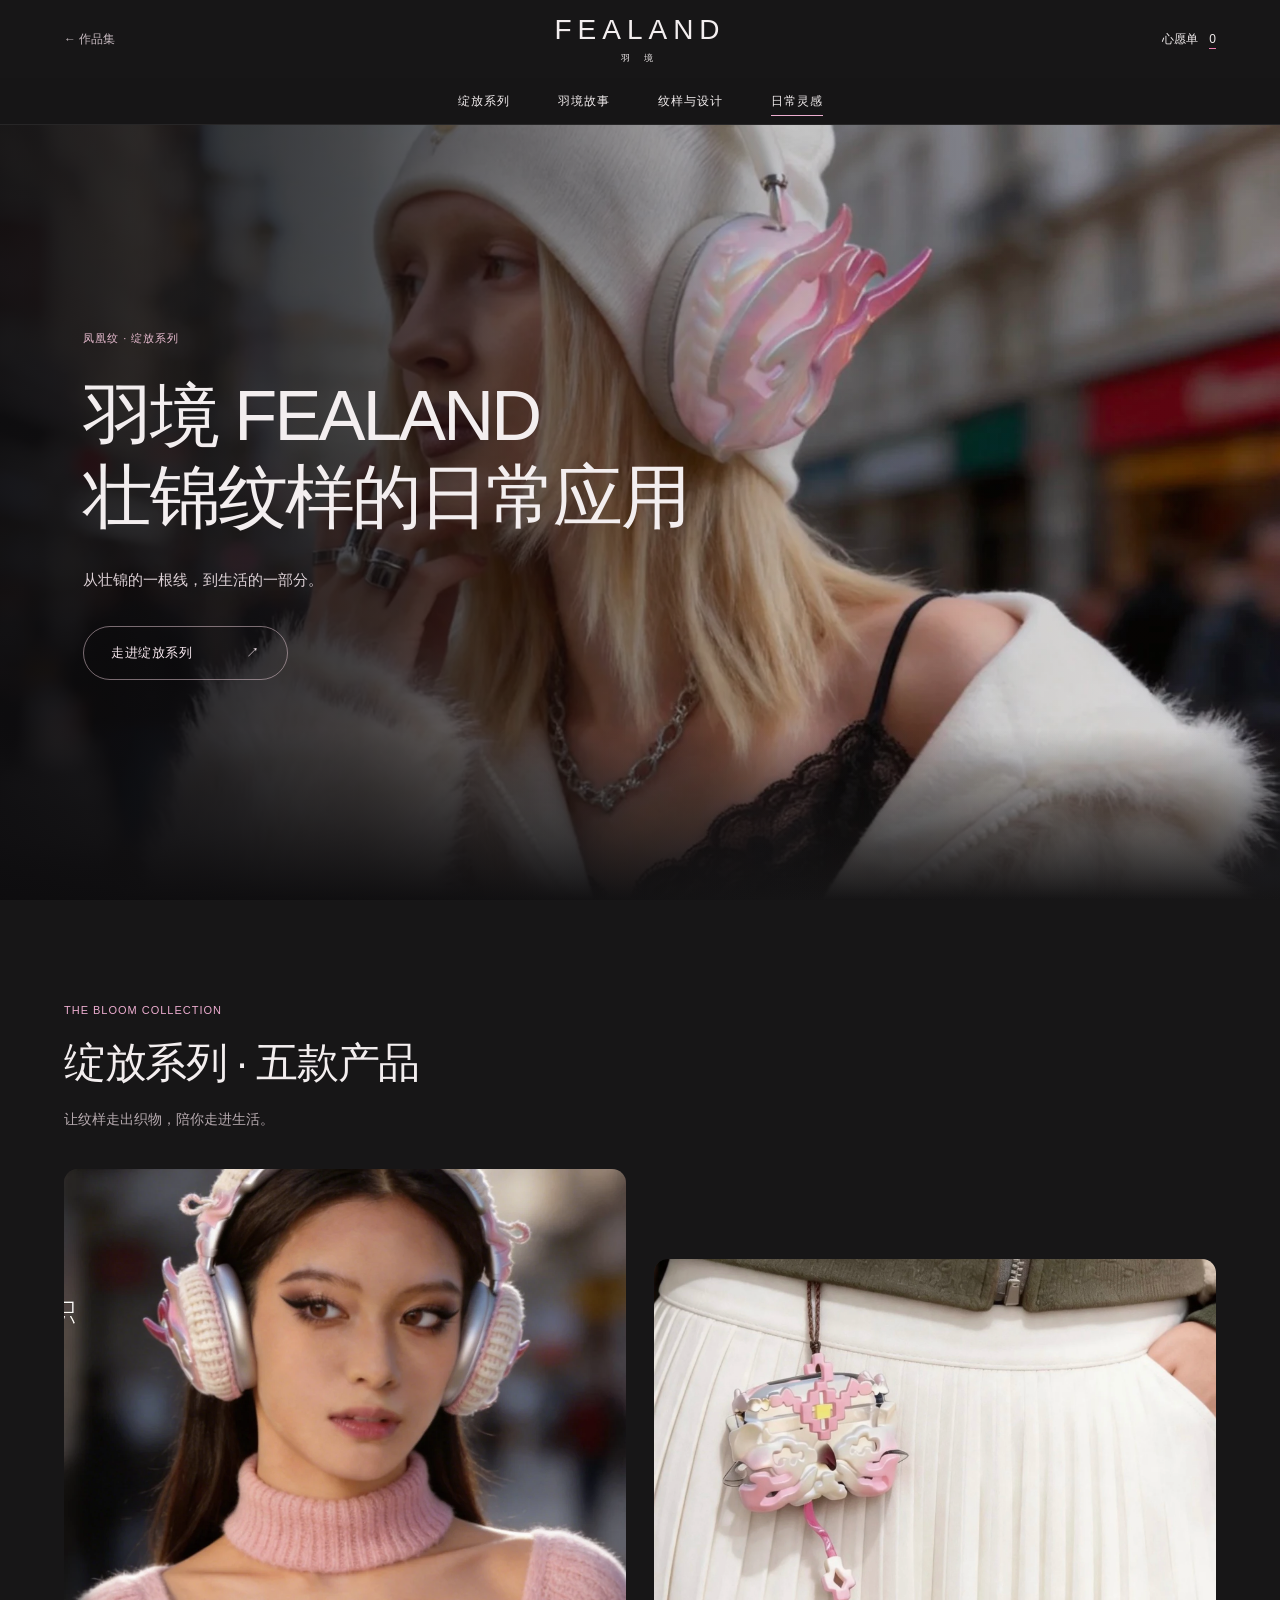
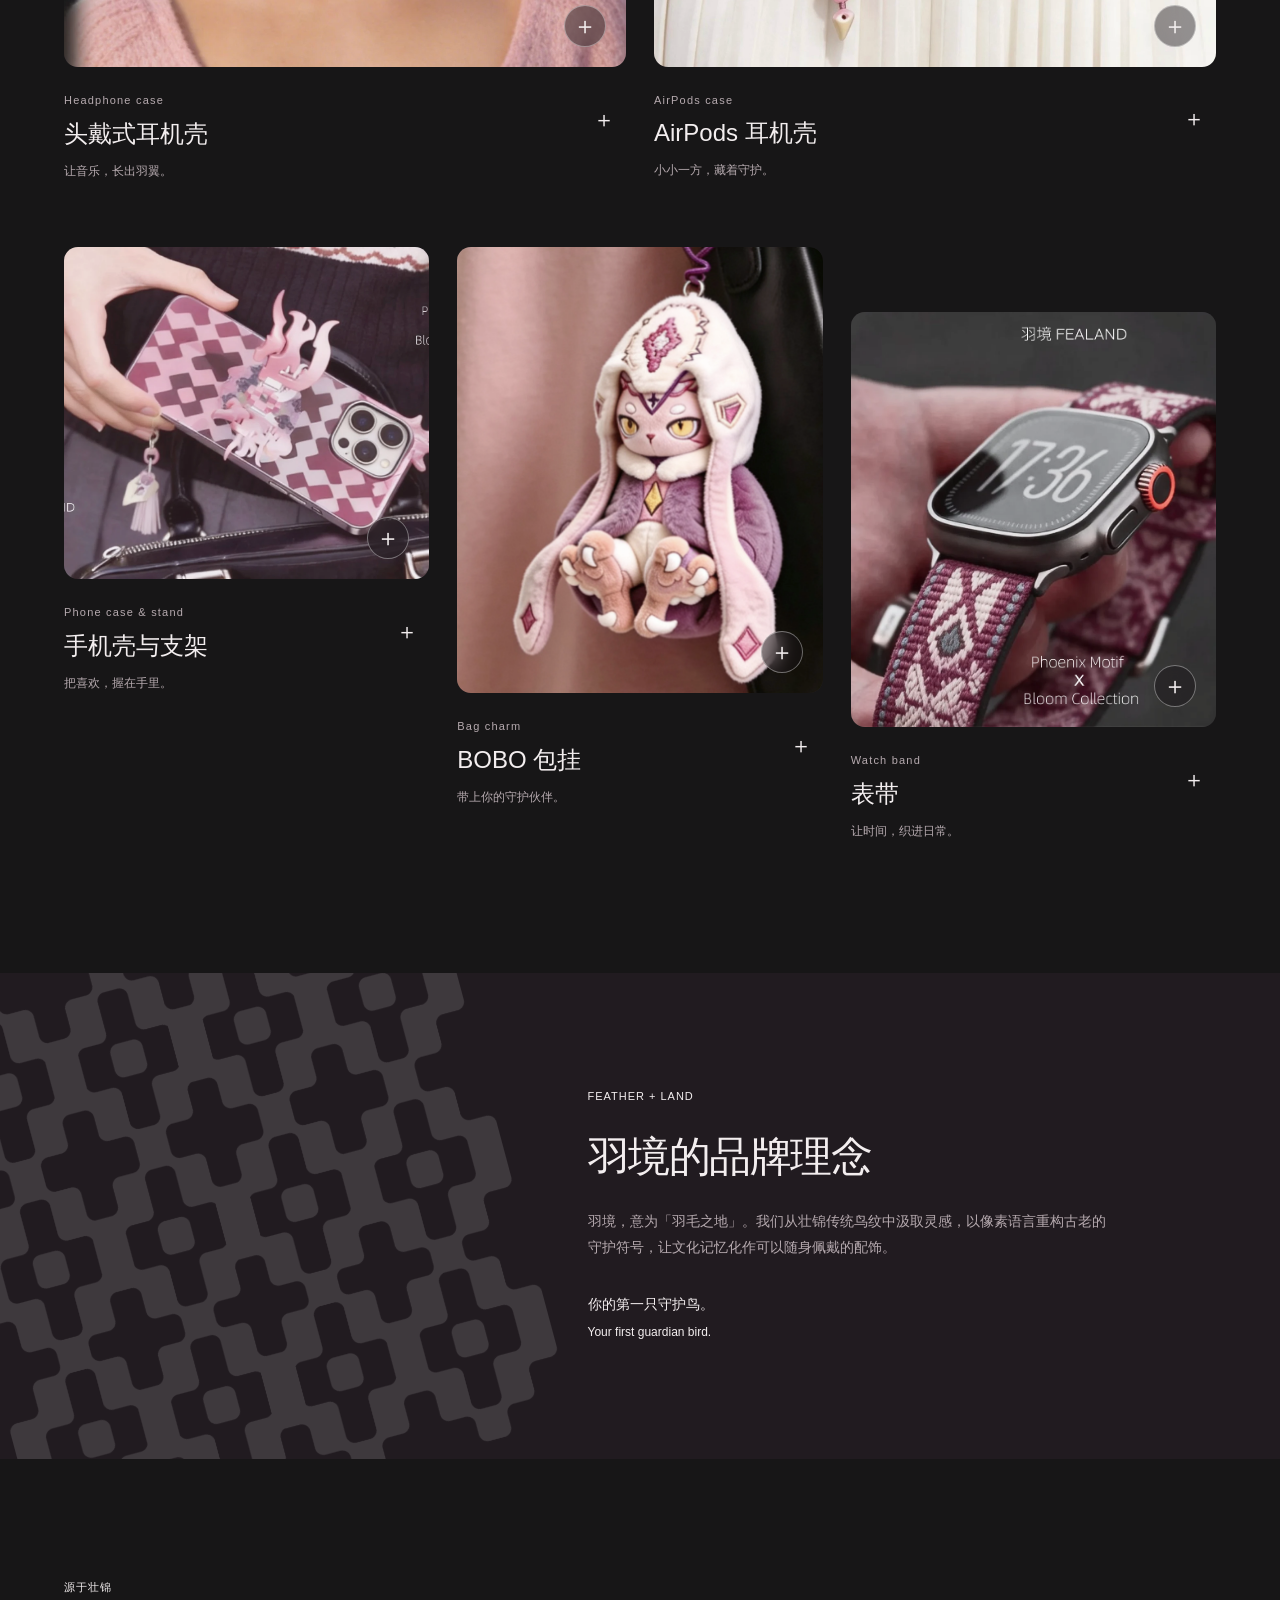
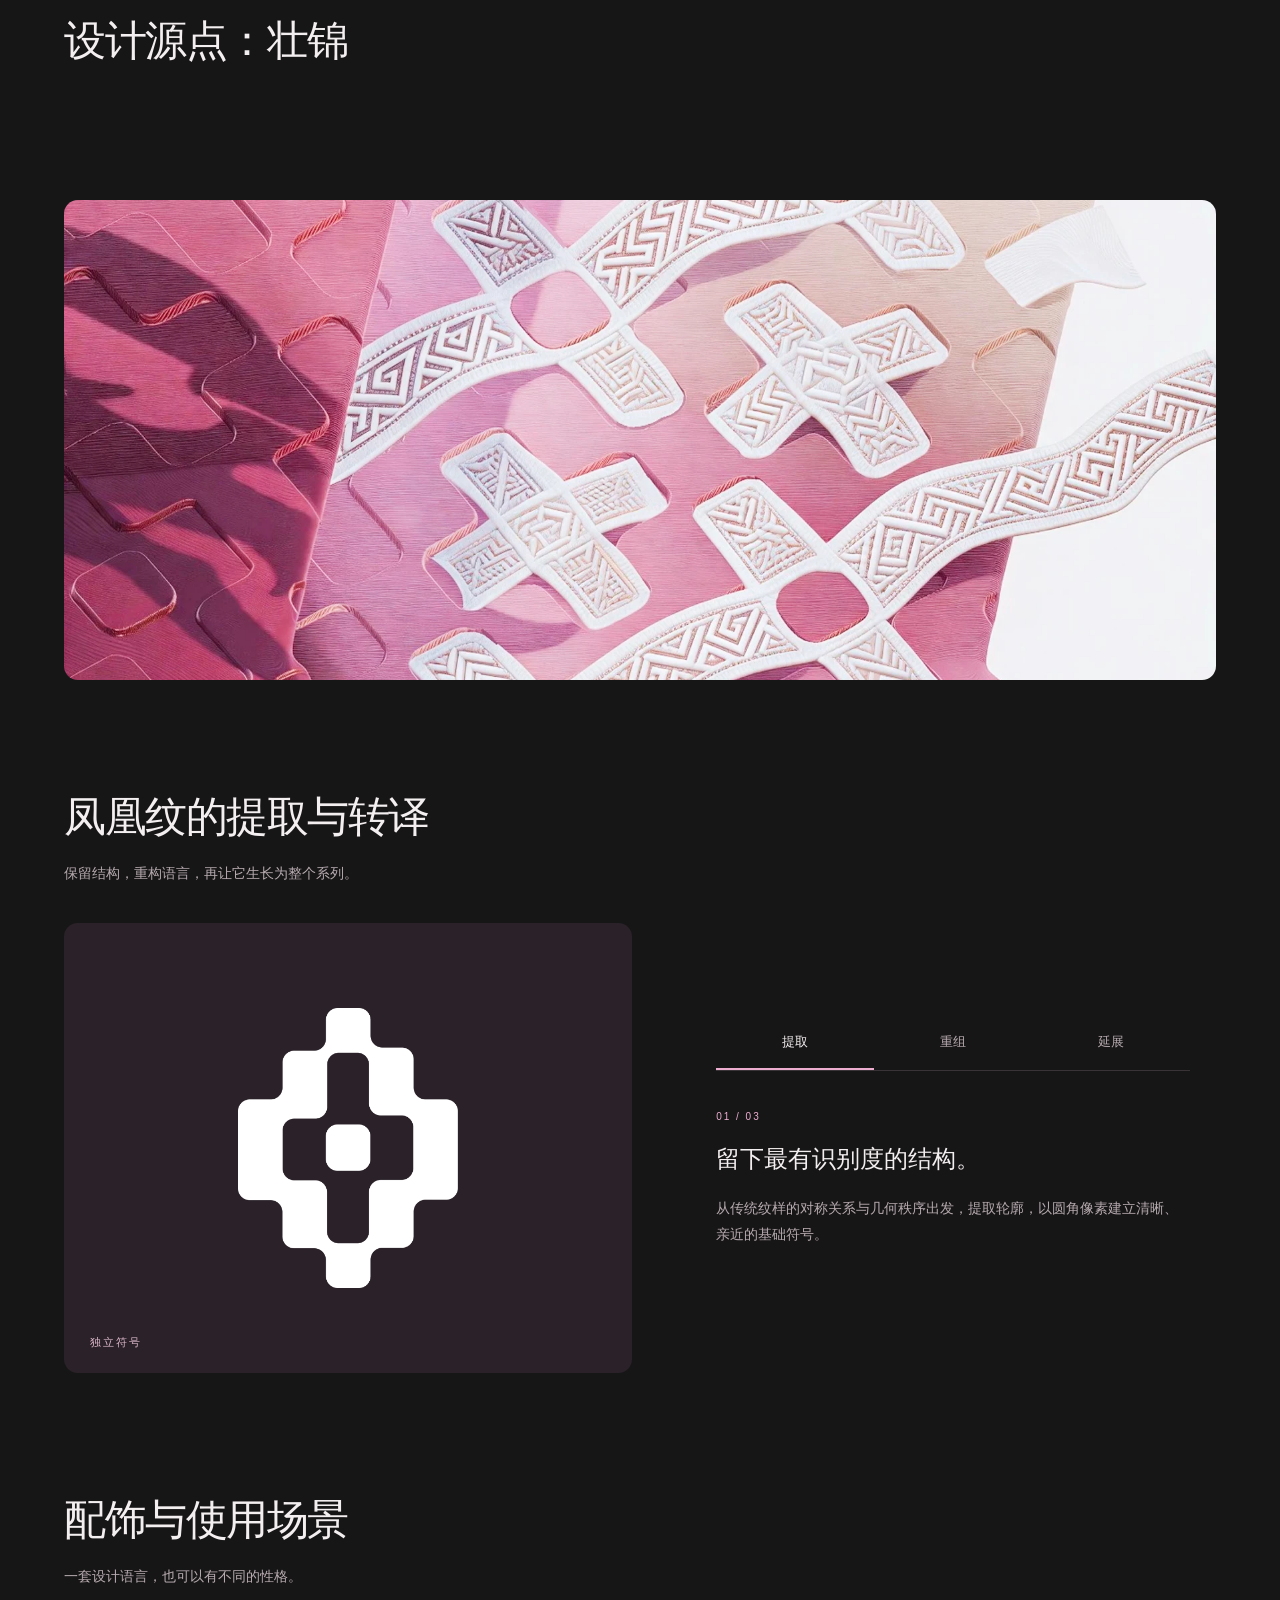
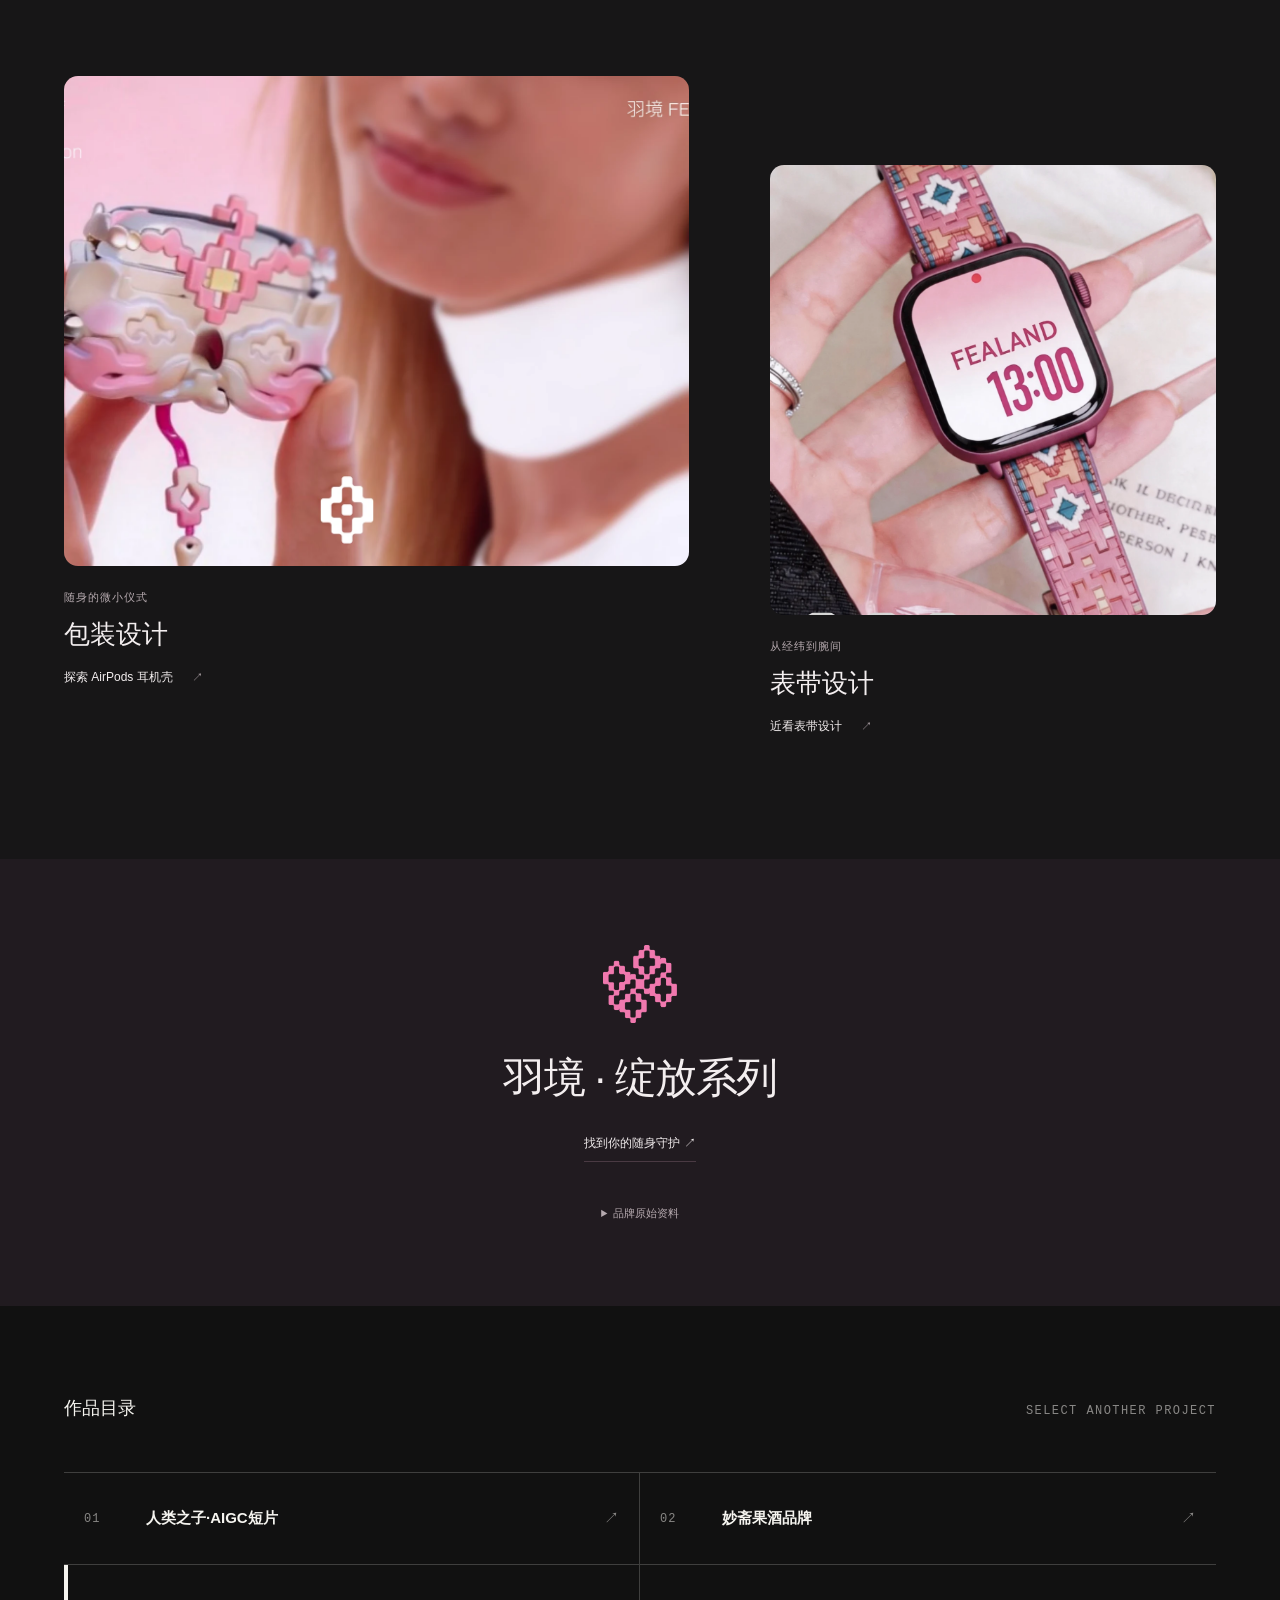
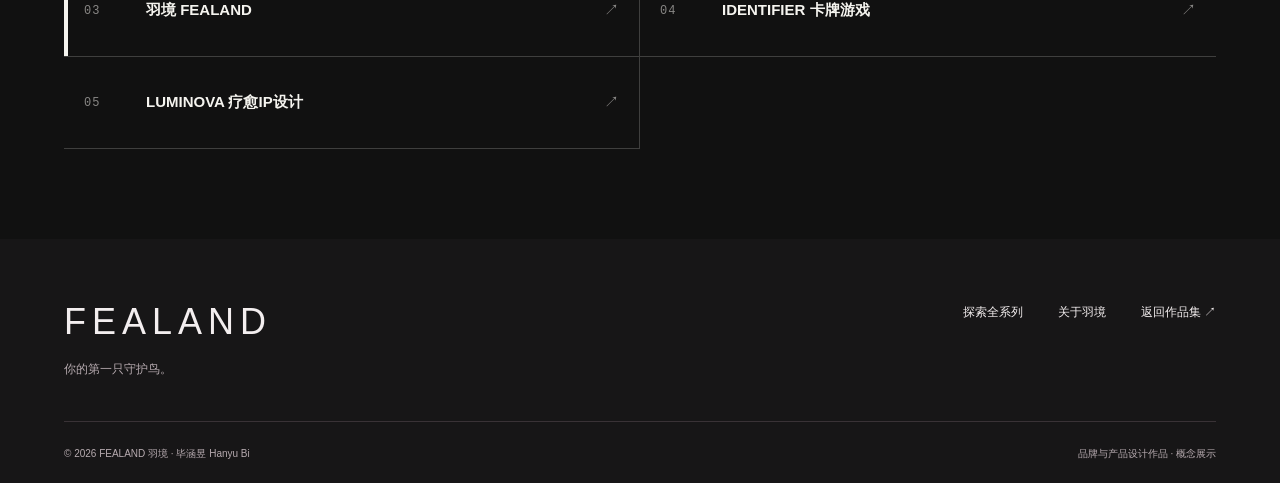
<file: project3.html>
<!doctype html><html lang="zh-CN"><head><meta charset="utf-8"><meta name="viewport" content="width=device-width,initial-scale=1"><meta name="color-scheme" content="dark"><title>FEALAND 羽境｜你的第一只守护鸟</title><meta name="description" content="源于壮锦传统鸟纹，以像素语言重构守护符号。探索羽境凤凰纹·绽放系列五款随身配饰。"><meta property="og:title" content="FEALAND 羽境｜你的第一只守护鸟"><meta property="og:description" content="源于壮锦传统鸟纹，以像素语言重构守护符号。探索羽境凤凰纹·绽放系列五款随身配饰。"><meta property="og:image" content="fealand-assets/v2/hero.webp"><link rel="icon" href="fealand-assets/v3/quartet-source.png"><link rel="stylesheet" href="fealand-assets/v3/fealand.css"><link rel="stylesheet" href="fealand-assets/v4/dark.css"><meta name="theme-color" content="#171617"><script defer src="fealand-assets/v3/fealand.js"></script><link rel="stylesheet" href="portfolio-directory.css"><link rel="stylesheet" href="portfolio-unified.css">
</head><body data-page="home"><a class="skip-link" href="#main">跳至主要内容</a><header class="site-header"><a class="back-portfolio" href="index.html">← 作品集</a><a class="wordmark" href="project3.html" aria-label="羽境 FEALAND 首页">FEALAND<small>羽 境</small></a><button class="wishlist-open" data-open-wishlist>心愿单 <span data-save-count>0</span></button></header><nav class="main-nav" aria-label="品牌导航"><a href="project3.html#collection">绽放系列</a><a href="project3.html#story">羽境故事</a><a href="project3.html#language">纹样与设计</a><a href="project3.html#companions">日常灵感</a></nav><main id="main">
<section class="campaign" aria-labelledby="campaign-title"><div class="campaign-copy"><p class="eyebrow">凤凰纹 · 绽放系列</p><h1 id="campaign-title">羽境 FEALAND<br>壮锦纹样的日常应用</h1><p class="campaign-description">从壮锦的一根线，到生活的一部分。</p><a class="button" href="#collection">走进绽放系列 <span aria-hidden="true">↗</span></a></div><div class="campaign-visual"><img src="fealand-assets/v2/hero.webp" alt="佩戴羽境凤凰纹头戴式耳机壳的街头造型" width="1800" height="1333" fetchpriority="high"></div></section>
<section class="collection section-wrap" id="collection" aria-labelledby="collection-title"><div class="section-heading"><p class="eyebrow">THE BLOOM COLLECTION</p><h2 id="collection-title">绽放系列 · 五款产品</h2><p>让纹样走出织物，陪你走进生活。</p></div><div class="collection-gallery"><article class="collection-piece piece-headphones"><button class="piece-image" data-preview="headphones" aria-label="近看头戴式耳机壳" type="button"><img src="fealand-assets/v4/headphones-worn.webp" alt="耳机壳的粉色羽翼与针织头饰佩戴造型" loading="lazy" width="1400" height="1000"><span class="piece-action" aria-hidden="true">＋</span></button><div class="piece-caption"><div><p>Headphone case</p><h3><button data-preview="headphones" type="button">头戴式耳机壳</button></h3></div><button class="save-icon" data-save="headphones" aria-label="收藏头戴式耳机壳" aria-pressed="false">＋</button></div><p class="piece-line">让音乐，长出羽翼。</p></article><article class="collection-piece piece-airpods"><button class="piece-image" data-preview="airpods" aria-label="近看AirPods 耳机壳" type="button"><img src="fealand-assets/v4/airpods-styled.webp" alt="AirPods 耳机壳作为腰间配饰的搭配" loading="lazy" width="1400" height="1000"><span class="piece-action" aria-hidden="true">＋</span></button><div class="piece-caption"><div><p>AirPods case</p><h3><button data-preview="airpods" type="button">AirPods 耳机壳</button></h3></div><button class="save-icon" data-save="airpods" aria-label="收藏AirPods 耳机壳" aria-pressed="false">＋</button></div><p class="piece-line">小小一方，藏着守护。</p></article><article class="collection-piece piece-phone"><button class="piece-image" data-preview="phone" aria-label="近看手机壳与支架" type="button"><img src="fealand-assets/v4/phone-carried.webp" alt="手持羽境手机壳与立体凤凰支架" loading="lazy" width="1400" height="1000"><span class="piece-action" aria-hidden="true">＋</span></button><div class="piece-caption"><div><p>Phone case & stand</p><h3><button data-preview="phone" type="button">手机壳与支架</button></h3></div><button class="save-icon" data-save="phone" aria-label="收藏手机壳与支架" aria-pressed="false">＋</button></div><p class="piece-line">把喜欢，握在手里。</p></article><article class="collection-piece piece-bobo"><button class="piece-image" data-preview="bobo" aria-label="近看BOBO 包挂" type="button"><img src="fealand-assets/v4/bobo-carried.webp" alt="挂在包袋旁的 BOBO 守护鸟" loading="lazy" width="1400" height="1000"><span class="piece-action" aria-hidden="true">＋</span></button><div class="piece-caption"><div><p>Bag charm</p><h3><button data-preview="bobo" type="button">BOBO 包挂</button></h3></div><button class="save-icon" data-save="bobo" aria-label="收藏BOBO 包挂" aria-pressed="false">＋</button></div><p class="piece-line">带上你的守护伙伴。</p></article><article class="collection-piece piece-watch"><button class="piece-image" data-preview="watch" aria-label="近看表带" type="button"><img src="fealand-assets/v4/watch-woven.webp" alt="粉白壮锦织纹表带的手持细节" loading="lazy" width="1400" height="1000"><span class="piece-action" aria-hidden="true">＋</span></button><div class="piece-caption"><div><p>Watch band</p><h3><button data-preview="watch" type="button">表带</button></h3></div><button class="save-icon" data-save="watch" aria-label="收藏表带" aria-pressed="false">＋</button></div><p class="piece-line">让时间，织进日常。</p></article></div></section>
<section class="brand-statement" id="story"><img src="fealand-assets/v3/pattern-source.png" class="statement-pattern" alt="" loading="lazy"><div><p class="eyebrow">FEATHER + LAND</p><h2>羽境的品牌理念</h2><p>羽境，意为「羽毛之地」。我们从壮锦传统鸟纹中汲取灵感，以像素语言重构古老的守护符号，让文化记忆化作可以随身佩戴的配饰。</p><p class="statement-ending">你的第一只守护鸟。<br><span>Your first guardian bird.</span></p></div></section>
<section class="origin section-wrap"><div class="origin-title"><p class="eyebrow">源于壮锦</p><h2>设计源点：壮锦</h2></div><div class="origin-copy"><p>在品牌的研究中，壮锦与当地人的婚嫁、赠礼和日常生活紧密相连。纹样所承载的祝愿，构成了羽境「守护」概念的起点。</p><p>羽境选择鸟纹与几何结构，将有方向感的羽翼、对称的构图与重复的秩序，转译成当代配饰的形态。</p></div><div class="origin-image"><img src="fealand-assets/v2/phone.webp" alt="壮锦几何纹样转译为粉色配饰表面的编织结构" loading="lazy" width="1725" height="1286"></div></section>
<section class="language section-wrap" id="language"><div class="section-heading"><h2>凤凰纹的提取与转译</h2><p>保留结构，重构语言，再让它生长为整个系列。</p></div><div class="language-grid"><div class="motif-stage" id="motif-stage"><img id="motif-image" src="fealand-assets/v3/symbol-source.png" alt="独立的像素几何符号" width="360" height="400"><span id="motif-label">独立符号</span></div><div class="translation"><div class="translation-tabs" role="tablist" aria-label="纹样转译步骤"><button role="tab" id="step-0" aria-controls="translation-panel" aria-selected="true" data-step="0">提取</button><button role="tab" id="step-1" aria-controls="translation-panel" aria-selected="false" tabindex="-1" data-step="1">重组</button><button role="tab" id="step-2" aria-controls="translation-panel" aria-selected="false" tabindex="-1" data-step="2">延展</button></div><div role="tabpanel" id="translation-panel" aria-labelledby="step-0"><span id="step-number">01 / 03</span><h3 id="step-title">留下最有识别度的结构。</h3><p id="step-copy">从传统纹样的对称关系与几何秩序出发，提取轮廓，以圆角像素建立清晰、亲近的基础符号。</p></div></div></div></section>
<section class="companions section-wrap" id="companions"><div class="section-heading"><h2>配饰与使用场景</h2><p>一套设计语言，也可以有不同的性格。</p></div><div class="editorial-grid"><button class="editorial editorial-wide" data-preview="airpods" type="button"><div class="editorial-image"><img src="fealand-assets/v4/airpods-campaign.webp" alt="手持粉色羽境 AirPods 耳机壳" loading="lazy" width="1517" height="1800"></div><div><span>随身的微小仪式</span><h3>包装设计</h3><p>探索 AirPods 耳机壳 <span aria-hidden="true">↗</span></p></div></button><button class="editorial editorial-small" data-preview="watch" type="button"><div class="editorial-image"><img src="fealand-assets/v4/watch-pixel.webp" alt="几何像素表带的手持佩戴比例" loading="lazy" width="720" height="900"></div><div><span>从经纬到腕间</span><h3>表带设计</h3><p>近看表带设计 <span aria-hidden="true">↗</span></p></div></button></div></section>
<section class="brand-end"><img src="fealand-assets/v3/quartet-source.png" alt="羽境四重奏纹样" loading="lazy" width="105" height="115"><h2>羽境 · 绽放系列</h2><a class="text-link" href="#collection">找到你的随身守护 ↗</a><details class="source-notes"><summary>品牌原始资料</summary><div><button class="text-link" data-zoom="fealand-assets/v3/brand-source.png" data-caption="羽境 FEALAND · 原始品牌介绍">品牌介绍 ↗</button><button class="text-link" data-zoom="fealand-assets/v3/story-source.png" data-caption="壮锦 · 转译地图">文化背景 ↗</button><button class="text-link" data-zoom="fealand-assets/v3/research-source.png" data-caption="壮锦纹样分类研究">纹样研究 ↗</button></div></details></section>
<section class="portfolio-project-directory portfolio-project-directory--dark" aria-labelledby="project-directory-title-3"><div class="portfolio-project-directory__inner"><div class="portfolio-project-directory__heading"><h2 id="project-directory-title-3">作品目录</h2><span>SELECT ANOTHER PROJECT</span></div><nav class="portfolio-project-directory__grid" aria-label="其他作品"><a class="portfolio-project-directory__item" href="project1.html"><span class="portfolio-project-directory__number">01</span><strong class="portfolio-project-directory__name">人类之子·AIGC短片</strong><span class="portfolio-project-directory__arrow">↗</span></a><a class="portfolio-project-directory__item" href="project2.html"><span class="portfolio-project-directory__number">02</span><strong class="portfolio-project-directory__name">妙斋果酒品牌</strong><span class="portfolio-project-directory__arrow">↗</span></a><a class="portfolio-project-directory__item" href="project3.html" aria-current="page"><span class="portfolio-project-directory__number">03</span><strong class="portfolio-project-directory__name">羽境 FEALAND</strong><span class="portfolio-project-directory__arrow">↗</span></a><a class="portfolio-project-directory__item" href="project4new/index.html"><span class="portfolio-project-directory__number">04</span><strong class="portfolio-project-directory__name">IDENTIFIER 卡牌游戏</strong><span class="portfolio-project-directory__arrow">↗</span></a><a class="portfolio-project-directory__item" href="project5/index.html"><span class="portfolio-project-directory__number">05</span><strong class="portfolio-project-directory__name">LUMINOVA 疗愈IP设计</strong><span class="portfolio-project-directory__arrow">↗</span></a></nav></div></section></main><footer class="site-footer"><div><a class="wordmark" href="project3.html">FEALAND</a><p>你的第一只守护鸟。</p></div><div class="footer-links"><a href="project3.html#collection">探索全系列</a><a href="project3.html#story">关于羽境</a><a href="index.html">返回作品集 ↗</a></div><div class="footer-bottom"><span>© 2026 FEALAND 羽境 · 毕涵昱 Hanyu Bi</span><span>品牌与产品设计作品 · 概念展示</span></div></footer><dialog id="wishlist" class="wishlist" aria-labelledby="wishlist-title"><div class="dialog-top"><h2 id="wishlist-title">我的心愿单</h2><button data-close-dialog aria-label="关闭心愿单">关闭 ×</button></div><p class="muted">留住喜欢的设计，慢慢搭配。</p><div id="saved-list"></div><a class="button" href="project3.html#collection">继续探索系列</a></dialog><dialog id="lightbox" class="lightbox" aria-label="图片大图"><button class="lightbox-close" data-close-dialog aria-label="关闭大图">关闭 ×</button><img id="lightbox-image" alt=""><p id="lightbox-caption"></p></dialog><div id="toast" class="toast" role="status" aria-live="polite"></div><script src="portfolio-ripple.js" defer></script>
</body></html>
</file>
<file: home.css>
/* Preserve the original video and about page. Layers: video 0, home 10,
   tracking 20, backdrop 2000, dialogs 3000, close 3100, about 5000. */
:root{--home-ink:#f4f5f0;--home-accent:#a8e063;--home-panel:rgba(23,29,27,.78)}
body{cursor:auto;background:#141917;font-family:"Helvetica Neue",Helvetica,"PingFang SC",sans-serif}
button,a{ -webkit-tap-highlight-color:transparent}button{font:inherit;cursor:pointer}a{cursor:pointer}
button:focus-visible,a:focus-visible{outline:2px solid var(--home-accent);outline-offset:5px}
#home{position:relative;min-height:100dvh;color:var(--home-ink);isolation:isolate}
#vc{position:absolute;inset:0;width:100%;height:100%;z-index:-2}
#vc::after{content:"";position:absolute;inset:0;background:linear-gradient(180deg,rgba(10,16,13,.4),transparent 24%,transparent 62%,rgba(10,16,13,.28));pointer-events:none}
#mv{object-fit:cover}
.home-header{position:absolute;top:0;left:0;right:0;padding:30px 40px;display:flex;justify-content:space-between;align-items:center;gap:24px;z-index:10}
.identity{color:inherit;text-decoration:none;text-shadow:0 1px 14px #17241c55}.identity strong{font-size:23px;font-weight:550;letter-spacing:-.04em}.identity strong span{margin-left:10px;font-size:17px;font-weight:400;letter-spacing:-.02em}.identity small{display:block;margin-top:7px;font-size:12px;letter-spacing:.1em}
.home-nav{display:flex;gap:8px}.home-nav button{border:1px solid #ffffff38;background:rgba(24,31,26,.4);backdrop-filter:blur(12px);color:var(--home-ink);border-radius:999px;padding:13px 21px;font-size:14px;transition:background .2s}.home-nav span{margin-left:16px}.home-nav button:hover{background:rgba(24,31,26,.8)}
.home-dock{position:absolute;bottom:28px;left:32px;right:32px;padding:27px 32px;display:flex;align-items:center;justify-content:space-between;gap:24px;border-radius:24px;background:var(--home-panel);backdrop-filter:blur(18px);-webkit-backdrop-filter:blur(18px);box-shadow:inset 0 1px 1px #ffffff28;z-index:10}
/* Glass inspired by the supplied layout reference, adapted for readable copy. */
.home-dock::before{content:"";position:absolute;inset:0;padding:1px;border-radius:inherit;background:linear-gradient(160deg,#ffffff75,#ffffff0a 40%,#ffffff12 65%,#ffffff42);-webkit-mask:linear-gradient(#fff 0 0) content-box,linear-gradient(#fff 0 0);-webkit-mask-composite:xor;mask-composite:exclude;pointer-events:none}
.feature-label{font-size:12px;color:#d0d8ce}.dock-intro h1{font-size:clamp(29px,3vw,44px);line-height:1.2;font-weight:500;letter-spacing:-.045em;margin:10px 0}.dock-intro h1 span{font-size:14px;font-weight:400;letter-spacing:0;margin-left:18px;color:#c7cec5}.dock-intro p{font-size:14px;line-height:1.6;color:#d3d8cf}
.dock-actions{display:flex;flex-direction:column;align-items:center;gap:8px;flex-shrink:0}.feature-button,.project-entry{display:flex;align-items:center;justify-content:space-between;gap:28px;background:var(--home-accent);color:#172311;border:0;border-radius:999px;padding:16px 24px;font-size:14px;font-weight:550;text-decoration:none;transition:background .2s,transform .2s}.feature-button:hover,.project-entry:hover{background:#b9eb7f;transform:translateY(-2px)}.play-toggle{background:none;border:0;color:#d3d8cf;padding:8px 16px;font-size:12px;min-height:36px}
#cb{position:absolute;top:0;left:0;width:auto;height:64px;min-width:166px;border:0;border-radius:0;background:none;box-shadow:none;opacity:1;z-index:20;display:flex;gap:12px;justify-content:flex-start;cursor:pointer;transition:opacity .18s;will-change:transform;color:#f6f7f2;text-align:left;visibility:hidden}
#cb.visible{visibility:visible}#cb::after{display:none}.target-ring{width:46px;height:46px;flex-shrink:0;border:1px solid #f5f7eff0;border-radius:50%;display:grid;place-items:center;font-size:24px;font-weight:300;background:#17251b55;box-shadow:0 0 0 5px #f5f7ef18;backdrop-filter:blur(5px)}.target-label{display:grid;gap:4px;padding:10px 14px;background:rgba(22,34,26,.86);border:1px solid #f5f7ef40;border-radius:12px}.target-label strong{font-size:13px;font-weight:500}.target-label small{font-size:11px;color:#dde8d7;white-space:nowrap}#cb:hover .target-ring,#cb:focus-visible .target-ring{background:var(--home-accent);color:#172311;border-color:var(--home-accent)}
.video-status{position:absolute;top:120px;left:40px;right:40px;font-size:14px;color:var(--home-ink);background:#19251fe8;padding:16px;border-radius:12px}
#ov{background:rgba(10,17,13,.78);backdrop-filter:blur(16px)}
#dr{left:32px;top:110px;bottom:32px;width:min(570px,calc(100vw - 64px));height:auto;padding:36px;background:#19211df5;border:1px solid #ffffff26;border-radius:24px;opacity:0;visibility:hidden;transform:translateY(16px);transition:opacity .25s,transform .25s,visibility .25s;overflow-y:auto}#dr.a{left:32px;opacity:1;visibility:visible;transform:none}#dr h2{font-size:13px;color:#c6d2c6;margin-bottom:22px}.ni{font-size:20px;padding:16px 0;color:#d8dfd6;white-space:normal}.ni-sub{padding-left:34px}.ni:hover{color:var(--home-accent)}.ni[aria-disabled]{opacity:.4;cursor:default}.ni[aria-disabled]:hover{transform:none}
#pp{display:none}
#jp{width:min(480px,calc(100vw - 40px));max-width:none;max-height:calc(100dvh - 110px);overflow-y:auto;perspective:none;top:54%;padding:0 6px 12px}#jp .card{box-shadow:none;border-radius:12px;transform:none}#jp.a .card{animation:none}#jp img{width:100%;max-height:54dvh;object-fit:contain;background:#18211a}.project-heading{color:var(--home-ink);margin:0 0 18px}.project-heading>span{font-size:12px;color:var(--home-accent)}.project-heading h2{font-size:30px;font-weight:500;margin:7px 0}.project-heading p{font-size:13px;line-height:1.6;color:#d1d9cf}.project-entry{margin-top:16px}.cl{cursor:pointer;background:#1b251fe6;color:#f4f5f0;top:28px;right:32px}.cbtn{cursor:pointer}
@media(min-width:1500px){.home-header{padding:36px 56px}.home-dock{left:48px;right:48px;bottom:36px;padding:32px 40px}}
@media(max-width:640px){.home-header{padding:22px 20px;align-items:flex-start;gap:10px}.identity strong{font-size:21px}.identity strong span{display:block;margin:5px 0 0;font-size:13px}.identity small{font-size:10px;margin-top:6px}.home-nav{gap:6px}.home-nav button{padding:11px 13px;font-size:12px}.home-nav span{display:none}.home-dock{left:14px;right:14px;bottom:14px;padding:22px;display:block;border-radius:20px}.feature-label{font-size:11px}.dock-intro h1{font-size:31px;margin:9px 0}.dock-intro h1 span{font-size:11px;margin-left:12px}.dock-intro p{font-size:12px;max-width:25ch}.dock-actions{flex-direction:row;margin-top:18px;justify-content:space-between;gap:6px}.feature-button{padding:13px 18px;font-size:13px;gap:20px}.play-toggle{font-size:11px;padding:9px}.target-label{padding:8px 10px}.target-ring{width:38px;height:38px}#cb{min-width:154px;gap:9px}#dr,#dr.a{left:14px;top:88px;bottom:14px;width:calc(100vw - 28px);padding:28px}.ni{font-size:17px}.cl{top:18px;right:20px}#jp{top:52%;max-height:calc(100dvh - 100px)}}
@media(max-height:550px) and (min-width:641px){.home-header{padding:18px 28px}.home-dock{bottom:14px;padding:16px 24px}.dock-intro h1{font-size:28px;margin:5px 0}.home-dock .feature-label{display:none}#jp{display:grid;grid-template-columns:1fr 1fr;gap:16px;width:640px}.project-heading{align-self:end}#jp .card{grid-column:2;grid-row:1/3}.project-entry{align-self:start}#jp img{max-height:72dvh}}
@media(prefers-color-scheme:light){:root{--home-panel:rgba(27,37,29,.82)}}
@media(prefers-reduced-transparency:reduce){.home-dock,.target-label,.home-nav button{background:#202c23;backdrop-filter:none}}
@media(prefers-reduced-motion:reduce){*,*::before,*::after{animation:none!important;transition:none!important}}
.identity{color:#243024;text-shadow:0 1px 10px #fff4}
#vc::after{background:linear-gradient(180deg,rgba(244,240,224,.18),transparent 28%,transparent 65%,rgba(10,16,13,.16))}

/* Clear, light glass over the moving film. */
:root{--home-panel:rgba(255,255,255,.3)}
.home-nav button,.home-dock,.target-label,.target-ring{background:rgba(255,255,255,.3);color:#203128;border:1px solid rgba(255,255,255,.65);backdrop-filter:blur(24px) saturate(155%);-webkit-backdrop-filter:blur(24px) saturate(155%);box-shadow:inset 0 1px 0 #ffffffb3,0 8px 32px #14271a12}
.home-nav{align-items:center;gap:12px}.home-nav button{display:flex;align-items:center;min-height:48px}.home-nav button:hover{background:rgba(255,255,255,.55)}
.home-nav .about-nav{padding:7px 18px 7px 7px;background:rgba(255,255,255,.72);font-size:16px;font-weight:600;gap:10px}.about-nav img{width:36px;height:36px;border-radius:50%;object-fit:cover}.home-nav .about-nav span{margin-left:0}.home-nav .about-nav>span:last-child{margin-left:10px}
.home-dock{padding:20px 28px;gap:32px;color:#203128}.home-dock::before{display:none}.feature-label{color:#435449;font-size:10px;letter-spacing:.15em}.dock-intro h1{font-size:clamp(38px,4.5vw,64px);font-weight:550;line-height:1;letter-spacing:-.06em;margin:8px 0 0}.dock-intro h1 span{font-size:12px;color:#435449;letter-spacing:.03em;margin-left:18px}.featured-film{display:grid;gap:9px;margin-left:auto}.featured-film>span{font-size:11px;color:#435449}.featured-film strong{font-size:19px;font-weight:550;white-space:nowrap}.featured-film small{display:block;font-size:11px;font-weight:400;margin-top:5px;color:#435449}.dock-actions{gap:2px}.feature-button{background:rgba(255,255,255,.65);border:1px solid #ffffffa6;color:#203128;padding:13px 20px}.feature-button:hover{background:rgba(255,255,255,.9)}.play-toggle{color:#435449}.target-label small{color:#435449}.target-ring{box-shadow:0 0 0 5px #ffffff20}
#ov{background:rgba(29,42,34,.25);backdrop-filter:blur(18px);-webkit-backdrop-filter:blur(18px)}#dr{background:rgba(244,248,243,.72);backdrop-filter:blur(30px) saturate(150%);-webkit-backdrop-filter:blur(30px) saturate(150%);border-color:#ffffffa6;box-shadow:inset 0 1px 0 #fff9,0 20px 70px #10251920}#dr h2{color:#526356}#dr .ni{color:#243b2b}#dr .ni:hover{color:#527b32}.cl{background:rgba(255,255,255,.65);color:#203128;backdrop-filter:blur(20px);-webkit-backdrop-filter:blur(20px)}.cl:hover{background:#ffffffd9;color:#203128}
@media(min-width:1500px){.home-dock{padding:24px 32px}}
@media(max-width:850px){.featured-film{display:none}}
@media(max-width:640px){.home-nav{gap:6px}.home-nav button{padding:10px 12px}.home-nav .about-nav{padding:5px 11px 5px 5px;gap:7px;font-size:14px}.about-nav img{width:30px;height:30px}.home-nav .about-nav-label{display:inline}.home-dock{padding:20px}.dock-intro h1{font-size:44px}.dock-intro h1 span{font-size:11px;margin-left:12px}.dock-actions{margin-top:16px}.feature-label{font-size:9px}.feature-button{padding:12px 18px}}
@media(prefers-reduced-transparency:reduce){.home-dock,.target-label,.target-ring,.home-nav button,#dr,.cl{background:#edf2ea;backdrop-filter:none;-webkit-backdrop-filter:none}}
@media(prefers-contrast:more){.home-dock,.target-label,.home-nav button,#dr{background:#f0f5ec;color:#142519;border-color:#526356}.feature-label,.play-toggle,.target-label small{color:#243b2b}}

/* A small light on Adam; the instruction stays above the film. */
.adam-hint{position:absolute;top:44px;left:50%;transform:translateX(-50%);margin:0;color:#304336;font-size:13px;font-weight:500;letter-spacing:.12em;line-height:1.5;text-align:center;white-space:nowrap;text-shadow:0 1px 12px #ffffffb3;pointer-events:none;z-index:10}
#cb{width:160px;height:160px;min-width:160px;padding:0;border:0;border-radius:50%;gap:0;justify-content:center;background:transparent;box-shadow:none;touch-action:manipulation}
.adam-glow{width:24px;height:24px;border-radius:50%;background:#fff;box-shadow:0 0 14px 7px #ffffffd9,0 0 38px 20px #ffffff80,0 0 64px 30px #ffffff33;pointer-events:none;transition:box-shadow .2s ease}
#cb:hover .adam-glow,#cb:focus-visible .adam-glow{box-shadow:0 0 18px 10px #fff,0 0 44px 24px #ffffffa6,0 0 72px 34px #ffffff40}
@media(max-width:1000px){.adam-hint{top:112px;font-size:12px}}
@media(prefers-reduced-motion:reduce){.adam-glow{transition:none}}

/* About: Chinese line lengths and protected endings. */
#about .text-tail{white-space:nowrap}
#about :is(p,h2,h3,h4,.about-role,.about-desc,.exp-company,.exp-role,.award-title,.edu-school,.edu-major,.edu-stat span){word-break:normal;overflow-wrap:normal;line-break:strict;text-wrap:pretty}
#about :is(h3,h4,.exp-company,.award-title){text-wrap:balance}
#about .about-left,#about .about-right,#about .focus-card,#about .exp-company,#about .award-title{min-width:0}
#about .about-role{max-width:none;font-size:clamp(16px,1.4vw,18px);line-height:1.7;letter-spacing:0}
#about .about-role>span{display:block;white-space:nowrap}
#about .about-intro{container-type:inline-size}
#about .about-intro h2{max-width:none;font-size:clamp(30px,7.8cqi,64px);line-height:1.18;letter-spacing:-.025em}
#about .intro-line{display:block;white-space:nowrap}
#about .about-desc{max-width:none}
#about .focus-grid{grid-template-columns:minmax(0,1.2fr) minmax(0,1fr)}
#about .focus-card h4{font-size:clamp(24px,2.5vw,34px);line-height:1.3;letter-spacing:-.02em}
#about .award-item{grid-template-columns:minmax(0,1fr) auto;gap:14px}
#about .award-result,#about .award-date,#about .skill-chip{white-space:nowrap}
@media(min-width:901px) and (max-width:1200px){#about .about-content{grid-template-columns:270px minmax(0,1fr);gap:40px;padding-right:32px;padding-left:32px}#about .focus-grid,#about .awards-grid{grid-template-columns:1fr}#about .focus-card.primary{grid-row:auto;min-height:280px}#about .exp-header{grid-template-columns:1fr;gap:10px}}
@media(max-width:900px){#about .focus-grid{grid-template-columns:1fr}#about .about-intro h2{font-size:clamp(30px,7.8cqi,60px)}}
</file>
<file: portfolio-unified.css>
/* Shared editorial system. Project palettes, wordmarks and artwork stay local. */
:root{--portfolio-font:"Helvetica Neue","PingFang SC","Microsoft YaHei",Arial,sans-serif;--portfolio-heading:clamp(28px,3.25vw,48px);--portfolio-gutter:clamp(22px,6vw,96px)}
body{font-family:var(--portfolio-font)!important;-webkit-font-smoothing:antialiased;font-variant-numeric:lining-nums}
button,input,select,textarea{font-family:var(--portfolio-font)}
h2,h3,p{text-wrap:pretty}
h2,h3{font-family:var(--portfolio-font)!important}
.story h2,.cast h2,.notes h2,.reading h2,.brand-story h2,.section-heading h2,.rabbit-club h2,.packaging h2,.gathering h2,.collection h2,.brand-statement h2,.origin h2,.language h2,.companions h2,.brand-end h2,.id-section h2,.interview h2,.id-ending h2,.intro h2,.research h2,.ritual h2{font-size:var(--portfolio-heading)!important;line-height:1.3!important;letter-spacing:-.035em!important;font-weight:500!important;text-wrap:balance}
h2 em{font-style:normal}
.story p,.notes p,.reading p,.brand-story p,.section-heading>p,.design-notes p,.intro-lead,.id-section p{line-height:1.85}
.section-heading>p,.intro-lead,.brand-story .lead{font-size:15px}
.eyebrow,.section-label,.id-label{font-family:var(--portfolio-font)!important;font-size:11px!important;font-weight:500;letter-spacing:.09em!important;line-height:1.6}
.section-heading{margin-bottom:36px}
.section-heading h2+ p{margin-top:20px}
.campaign h1{font-family:var(--portfolio-font)!important;font-size:clamp(38px,5.5vw,80px)!important;line-height:1.15!important;letter-spacing:-.04em!important;font-weight:500!important;max-width:14em}
.portfolio-project-directory{font-family:var(--portfolio-font)!important}
.portfolio-project-directory h2{font-size:18px!important;line-height:1.4!important;letter-spacing:0!important;font-weight:500!important}
a:focus-visible,button:focus-visible,summary:focus-visible,input:focus-visible{outline:2px solid currentColor;outline-offset:5px}
/* Rings use difference compositing to respond to both light and dark artwork. */
#portfolio-ripples{position:fixed;inset:0;z-index:2147483000;pointer-events:none;overflow:hidden;mix-blend-mode:difference;contain:strict}
.portfolio-ripple{position:absolute;left:0;top:0;width:180px;height:180px;margin:-90px 0 0 -90px;border:1px solid rgba(255,255,255,.52);border-radius:50%;will-change:transform,opacity;pointer-events:none}
@media(max-width:640px){:root{--portfolio-heading:28px}.section-heading{margin-bottom:28px}.campaign h1{font-size:38px!important}.portfolio-project-directory h2{font-size:17px!important}}
@media(prefers-reduced-motion:reduce),(pointer:coarse){#portfolio-ripples{display:none}}

/* Use a single pointer language across the portfolio. */
.cursor-dot,.cursor-ring,.wave-cursor,body>.cursor{display:none!important}
body{cursor:auto!important}a,button{cursor:pointer}
</file>
<file: project4new/redesign.css>
/* All new styles are scoped. The interview's original styles are preserved. */
.id-case,.id-nav,.id-footer,.id-dialog{--ink:#20221e;--paper:#f2f0ed;--lime:#c3ed49;--aqua:#a7dce3;--lilac:#dfb7ed;--rule:#cecec5;--dim:#66695f;--display:'Space Grotesk','Helvetica Neue',Arial,sans-serif;font-family:'Noto Sans SC',system-ui,sans-serif;color:var(--ink)}
.id-case{position:relative;scroll-margin-top:96px;isolation:isolate}
.id-case :is(h1,h2,h3,p){margin:0;text-wrap:pretty}
.id-case h2{font-size:clamp(30px,3.5vw,50px);line-height:1.3;font-weight:500;letter-spacing:-.045em;text-wrap:balance}
.id-case h3{font-size:23px;font-weight:500;line-height:1.45;letter-spacing:-.03em}
.id-case p{font-size:14px;line-height:1.95;color:var(--dim)}
.id-case button,.id-case input,.id-dialog button{font:inherit}
.id-case button,.id-case a,.id-nav a,.id-footer a,.id-dialog button{touch-action:manipulation}
.id-case button{cursor:pointer}
.id-case a,.id-nav a,.id-footer a{color:inherit;text-decoration:none}
.id-case img{display:block;max-width:100%}
.id-case [hidden]{display:none!important}
.id-case :is(button,a,input,textarea,summary):focus-visible,.id-nav a:focus-visible,.id-dialog :focus-visible{outline:3px solid #396745;outline-offset:5px}
.id-case button:active{translate:0 1px}
.id-wrap{width:min(1280px,calc(100% - 112px));margin-inline:auto}
.id-section{padding-block:104px 112px}
.id-eyebrow{display:flex;gap:12px;align-items:center;font-family:var(--display);font-size:11px;font-weight:500;letter-spacing:.12em;line-height:1.7;text-transform:uppercase}
.id-eyebrow::before{content:'';width:7px;height:7px;background:currentColor;border-radius:50%;flex-shrink:0}
.id-topline{display:flex;justify-content:space-between;align-items:center;gap:24px;border-top:1px solid var(--rule);padding-top:20px;margin-bottom:48px}
.id-index{font-family:var(--display);font-size:12px;color:var(--dim)}
.id-btn{display:inline-flex;align-items:center;justify-content:center;gap:32px;min-height:48px;padding:12px 23px;background:var(--ink);color:var(--paper)!important;border:1px solid var(--ink);font-size:13px;line-height:1.6;border-radius:2px;transition:background .2s,transform .2s}
.id-btn:hover{background:#3b4232}
.id-btn-light{background:transparent;color:var(--ink)!important;border-color:var(--rule)}
.id-btn-light:hover{background:#e3e6d9}
.id-text-link{display:inline-flex;align-items:center;gap:28px;font-size:13px;min-height:44px;border-bottom:1px solid var(--ink)}
.id-nav{padding:17px 4%;gap:24px}
.id-nav .nav-logo{font-family:var(--display);font-size:17px;letter-spacing:-.06em;white-space:nowrap;color:var(--ink)}
.id-nav .nav-links{gap:25px}
.id-nav .nav-links a{font-family:inherit;font-size:11px;letter-spacing:0;color:#55594e;white-space:nowrap}
.id-nav .nav-links a[aria-current]{color:var(--ink)}
.id-nav .nav-links a[aria-current]::after{width:100%}
.id-nav:focus-within{transform:translateY(0)!important}
.id-hero{padding-top:94px;padding-bottom:26px;min-height:min(820px,100svh);background:var(--paper);overflow:hidden}
.id-hero-meta{display:flex;justify-content:space-between;gap:20px;align-items:center;font-family:var(--display);font-size:11px;letter-spacing:.12em}
.id-hero h1{font-family:var(--display);font-size:clamp(56px,11.65vw,166px);font-weight:500;letter-spacing:-.078em;line-height:1.05;margin:14px 0 25px}
.id-hero h1 .id-title-dot{display:inline-block;width:.12em;height:.12em;border-radius:50%;background:var(--lime);margin-left:.06em;border:1px solid var(--ink)}
.id-hero-grid{display:grid;grid-template-columns:.95fr 1.05fr;gap:64px;align-items:center}
.id-hero-copy h2{font-size:clamp(28px,3.15vw,45px);line-height:1.45;letter-spacing:-.045em}
.id-hero-copy h2 em{font-style:normal;background:linear-gradient(transparent 64%,var(--lime) 64%,var(--lime) 91%,transparent 91%)}
.id-hero-copy p{max-width:420px;margin-top:24px;font-size:13px}
.id-hero-actions{display:flex;align-items:center;gap:30px;margin-top:30px;flex-wrap:wrap}
.id-hero-visual{position:relative;height:355px;background:#e2e8d4;overflow:hidden}
.id-hero-visual>img{width:100%;height:100%;object-fit:cover;object-position:50% 40%}
.id-photo-label{position:absolute;bottom:18px;left:18px;right:18px;display:flex;justify-content:space-between;align-items:center;gap:16px;padding:11px 14px;background:#f2f0eded;font-family:var(--display);font-size:10px;letter-spacing:.08em}
.id-photo-stamp{position:absolute;top:18px;right:18px;width:72px;height:72px;border-radius:50%;background:var(--lime);display:grid;place-content:center;text-align:center;font-family:var(--display);font-size:10px;line-height:1.5;rotate:12deg;border:1px solid var(--ink)}
.id-photo-stamp strong{font-size:27px;line-height:1}
.id-hero-bottom{display:flex;justify-content:space-between;gap:24px;margin-top:29px;padding-top:18px;border-top:1px solid var(--rule);font-size:10px;letter-spacing:.035em;color:var(--dim)}
.id-color-dots{display:inline-flex;gap:6px;align-items:center}
.id-color-dots i{width:10px;height:10px;border-radius:50%;background:var(--lime)}
.id-color-dots i:nth-child(2){background:var(--aqua)}
.id-color-dots i:nth-child(3){background:var(--lilac)}
@media(min-width:1500px){.id-hero{min-height:800px}.id-hero-visual{height:390px}}
@media(max-width:900px){.id-wrap{width:calc(100% - 48px)}.id-hero-grid{gap:28px}.id-hero-visual{height:340px}.id-nav .nav-links{gap:16px}.id-section{padding-block:72px}.id-topline{margin-bottom:36px}.id-hero-actions{gap:16px}}
@media(max-width:620px){.id-nav{flex-wrap:wrap;padding:13px 20px;gap:10px}.id-nav .nav-links{display:flex;width:100%;overflow-x:auto;gap:23px;padding:3px 0 5px;scrollbar-width:none}.id-wrap{width:calc(100% - 40px)}.id-hero{padding-top:110px}.id-hero-meta{font-size:9px;letter-spacing:.04em}.id-hero-meta>span:last-child{display:none}.id-hero h1{font-size:12.3vw;margin:17px 0 30px}.id-hero-grid{grid-template-columns:1fr;gap:30px}.id-hero-copy h2{font-size:30px}.id-hero-copy p{margin-top:17px}.id-hero-actions{margin-top:21px}.id-hero-visual{height:330px}.id-hero-bottom{font-size:9px;gap:15px;align-items:flex-start}.id-hero-bottom>span:nth-child(2){display:none}.id-section{padding-block:58px 70px}.id-topline{align-items:flex-start;gap:15px}.id-index{font-size:10px;white-space:nowrap}.id-eyebrow{font-size:10px;letter-spacing:.07em}}
.id-research-intro{display:grid;grid-template-columns:1.1fr 1fr;gap:100px;align-items:start;margin-bottom:58px}
.id-research-intro p{max-width:480px}
.id-research-intro .id-pullquote{margin-top:24px;color:var(--ink);font-size:18px;line-height:1.75;border-left:3px solid var(--lime);padding-left:20px}
.id-pullquote strong{font-weight:500}
.id-reference-rows article{display:grid;grid-template-columns:40px 1.1fr 1fr .8fr;gap:24px;align-items:center;border-top:1px solid var(--rule);padding:30px 0}
.id-reference-rows article:last-child{border-bottom:1px solid var(--rule)}
.id-ref-num{font-family:var(--display);font-size:12px;color:var(--dim);align-self:start;padding-top:5px}
.id-small{display:block;font-family:var(--display);font-size:10px;line-height:1.7;letter-spacing:.075em;color:var(--dim);margin-bottom:12px}
.id-reference-rows h3{font-size:23px}
.id-reference-rows p{font-size:12px;max-width:290px}
.id-ref-output{display:flex;flex-direction:column;gap:10px;padding-left:35px;border-left:1px solid var(--rule);font-size:11px;line-height:1.7}
.id-mini-disc{width:36px;height:36px;border-radius:50%;background:radial-gradient(circle,var(--paper) 10%,var(--aqua) 16%,var(--lime) 62%,#d9e7b0 100%)}
.id-time-line{font-size:25px;line-height:1.4;letter-spacing:5px}
.id-mini-shapes{font-size:24px;letter-spacing:5px}
.id-reference-note{display:flex;justify-content:space-between;align-items:center;gap:24px;margin-top:15px;font-size:11px;color:var(--dim)}
.id-plain{border:0;background:transparent;min-height:44px;font-size:12px;color:inherit;text-align:left;line-height:1.7;text-decoration:underline;text-decoration-color:#909682;text-underline-offset:5px}
.id-plain:hover{text-decoration-color:currentColor}
.id-journey{margin-top:68px;border-top:1px solid var(--ink)}
.id-journey>a{display:grid;grid-template-columns:70px 1fr 50px;gap:24px;align-items:center;padding:25px 20px;border-bottom:1px solid var(--rule);transition:background .2s}
.id-journey>a:hover{background:#e7eadf}
.id-journey-number{font-family:var(--display);font-size:40px;letter-spacing:-.06em}
.id-journey h3{font-size:20px;margin-bottom:7px}
.id-journey p{font-size:12px}
.id-journey>a>span:last-child{font-size:28px;text-align:right}
.id-section-heading{display:grid;grid-template-columns:1.1fr 1fr;gap:100px;align-items:end;margin-bottom:50px}
.id-section-heading p{max-width:460px}
.id-section-heading strong{font-weight:500;color:var(--ink)}
.id-play-section{background:#e8ece0}
.id-play-section .id-topline{border-color:#bdc5b2}
.id-phase-bar{display:grid;grid-template-columns:repeat(3,1fr);margin:35px 0 48px;border-bottom:1px solid #bac3ad;scroll-margin-top:112px}
.id-phase-bar span{font-size:12px;padding:16px 0;color:#6a725f;position:relative}
.id-phase-bar .is-current{color:var(--ink);font-weight:500}
.id-phase-bar .is-current::after{content:'';position:absolute;bottom:-1px;left:0;width:100%;height:3px;background:var(--ink)}
.id-emotion-grid{display:grid;grid-template-columns:1.1fr 1fr;gap:88px}
.id-emotion-grid h3{margin-bottom:14px}
.id-emotion-grid p{font-size:12px;max-width:420px}
.id-emotion-left{padding-right:38px;border-right:1px solid #c4ccb9}
.id-emotion-trace{position:relative;margin:25px 0 20px}
.id-emotion-trace::before{content:'';position:absolute;top:20px;bottom:20px;left:126px;width:1px;background:#7d866d}
.id-emotion-row{display:grid;grid-template-columns:90px 74px 1fr 28px;gap:0;align-items:center;min-height:72px;font-size:11px}
.id-emotion-row>label{line-height:1.7}
.id-emotion-row>label>span{display:block;font-family:var(--display);font-size:9px;letter-spacing:.09em;color:var(--dim)}
.id-emotion-dot-area{display:flex;justify-content:center;align-items:center;width:74px;position:relative}
.id-emotion-dot{display:block;width:var(--dot-size);height:var(--dot-size);border-radius:50%;background:var(--trace-colour,#25291f);border:1px solid #20221e88;transition:width .18s,height .18s,background .2s}
.id-emotion-row input{width:100%;height:32px;accent-color:#394d21;cursor:pointer;min-width:0}
.id-emotion-row output{text-align:right;font-family:var(--display);font-size:12px}
.id-helper{font-size:10px!important;line-height:1.8!important;color:var(--dim)!important}
.id-colour-options{margin:22px 0 16px}
.id-colour-options button{display:flex;align-items:center;gap:18px;width:100%;padding:14px 16px;border:1px solid transparent;border-bottom-color:#c4ccb9;background:transparent;text-align:left;color:var(--ink);transition:background .2s,border-color .2s}
.id-colour-options button:hover{background:#ffffff55}
.id-colour-options button[aria-pressed=true]{border-color:var(--ink);background:#f4f4eccc}
.id-swatch{display:block;width:34px;height:34px;border-radius:50%;background:var(--swatch);border:1px solid #20221e55;flex-shrink:0}
.id-colour-options strong{font-size:15px;font-weight:500}
.id-colour-options small{font-family:var(--display);font-size:10px;margin-left:12px;color:var(--dim)}
.id-choice-mark{margin-left:auto;font-size:20px}
.id-choice-status{font-size:11px;line-height:1.8;min-height:40px;color:var(--dim)}
.id-case button:disabled{opacity:.4;cursor:not-allowed}
.id-play-footnote{border-top:1px solid #c4ccb9;margin-top:48px;padding-top:14px;display:flex;justify-content:space-between;gap:24px;align-items:center;font-size:10px;color:var(--dim)}
.id-quiz-grid{display:grid;grid-template-columns:1fr 1.2fr;gap:72px;min-height:440px;align-items:start}
.id-answer-sheet{padding:22px;background:#f7f7f0}
.id-sheet-top{display:flex;align-items:center;justify-content:space-between;gap:20px;font-family:var(--display);font-size:10px;letter-spacing:.1em;line-height:1.7}
.id-answer-sheet svg{display:block;width:100%;max-height:330px;margin:16px 0}
.id-answer-counts{display:flex;gap:20px;margin-bottom:14px;font-size:11px}
.id-question-area{padding-top:26px}
.id-question-progress{font-family:var(--display);font-size:11px;letter-spacing:.1em;margin-bottom:38px;color:var(--dim)}
.id-question-area h3{font-size:clamp(23px,2.6vw,35px);line-height:1.5;max-width:480px;min-height:110px}
.id-answer-options{display:grid;grid-template-columns:repeat(3,1fr);gap:12px;margin-top:28px}
.id-answer-options button{background:transparent;border:1px solid #bcc6ae;padding:20px 10px;color:var(--ink);font-size:12px;transition:background .2s}
.id-answer-options button>span{display:block;font-size:27px;line-height:1.4;margin-bottom:12px;font-family:Arial,sans-serif}
.id-answer-options button:hover{background:#f4f7eb}
.id-answer-options button[aria-pressed=true]{background:var(--ink);color:var(--paper);border-color:var(--ink)}
.id-quiz-navigation{display:flex;justify-content:space-between;align-items:center;gap:20px;margin:36px 0 17px}
.id-result-grid{display:grid;grid-template-columns:1fr 1.2fr;gap:90px;align-items:center;padding:10px 45px 25px}
.id-result-art{width:min(100%,290px);justify-self:center;perspective:1200px}
.id-result-art img{width:100%;box-shadow:16px 20px 30px #47503b22;rotate:-5deg;animation:id-card-reveal .65s ease both}
@keyframes id-card-reveal{from{opacity:0;transform:rotateY(60deg) translateY(20px)}to{opacity:1;transform:none}}
.id-result-grid h3{font-size:clamp(28px,3.4vw,48px);margin:12px 0 18px}
.id-result-formula{font-family:var(--display);font-size:13px;letter-spacing:.05em}
.id-result-grid p{margin-top:15px;max-width:480px}
.id-result-actions{display:flex;gap:22px;align-items:center;flex-wrap:wrap;margin-top:30px}
.id-result-grid .id-tally{padding:16px 0;border-top:1px solid #b7c1a9;border-bottom:1px solid #b7c1a9;margin:23px 0;display:flex;gap:24px;font-size:13px}
.id-gallery-section{background:#eeede7}
.id-gallery-tools{display:flex;justify-content:space-between;align-items:center;gap:24px;border-bottom:1px solid var(--rule);margin-bottom:18px;padding-bottom:18px}
.id-gallery-filters{display:flex;gap:8px;flex-wrap:wrap}
.id-gallery-filters button{border:1px solid transparent;min-height:40px;padding:9px 17px;background:transparent;color:var(--dim);font-size:11px}
.id-gallery-filters button[aria-pressed=true]{border-color:var(--ink);color:var(--paper);background:var(--ink)}
.id-gallery-filters button:hover{border-color:var(--ink)}
.id-matrix-head{display:grid;grid-template-columns:repeat(3,1fr);gap:24px;font-size:10px;font-family:var(--display);letter-spacing:.07em;margin-bottom:18px;color:var(--dim);text-align:center}
.id-card-matrix{display:grid;grid-template-columns:repeat(3,minmax(0,1fr));gap:28px 24px}
.id-atlas-card{display:block;width:100%;border:0;background:transparent;color:var(--ink);text-align:left;perspective:1500px}
.id-card-frame{display:block;position:relative;height:345px;padding:24px;perspective:1200px;background:var(--card-wash);border:1px solid #20221e12;overflow:hidden}
.id-card-frame::before{content:attr(data-symbol);position:absolute;right:-10px;bottom:-50px;font-family:Arial,sans-serif;font-size:230px;line-height:1;color:#20221e09}
.id-atlas-inner{position:relative;display:block;height:100%;transform-style:preserve-3d;transition:transform .55s cubic-bezier(.2,.7,.2,1);max-width:250px;margin:auto}
.id-atlas-card[aria-pressed=true] .id-atlas-inner{transform:rotateY(180deg)}
.id-atlas-front,.id-atlas-back{position:absolute;inset:0;display:flex;align-items:center;justify-content:center;backface-visibility:hidden;-webkit-backface-visibility:hidden}
.id-atlas-front img{height:100%;width:100%;object-fit:contain;filter:drop-shadow(5px 8px 6px #20221e22);transition:translate .25s}
.id-atlas-card:hover .id-atlas-front img{translate:0 -5px}
.id-atlas-back{transform:rotateY(180deg);flex-direction:column;text-align:center;padding:22px;background:#f8f7ee;border:1px solid #20221e;gap:16px}
.id-atlas-back>span:first-child{font-size:42px;font-family:Arial,sans-serif}
.id-atlas-back strong{font-size:17px;font-weight:500}
.id-atlas-back p{font-size:12px;line-height:1.9}
.id-card-meaning{font-size:12px;line-height:1.9;color:var(--dim)}
.id-atlas-back small{font-size:10px;color:var(--dim);margin-top:auto}
.id-card-caption{display:flex;justify-content:space-between;align-items:center;gap:16px;font-size:12px;padding-top:12px;line-height:1.8}
.id-card-caption>span:first-child{font-size:10px;font-family:var(--display);color:var(--dim)}
.id-card-caption strong{font-weight:500;margin-right:auto}
.id-gallery-caption{display:flex;justify-content:space-between;gap:30px;font-size:11px;line-height:1.9;color:var(--dim);border-top:1px solid var(--rule);padding-top:20px;margin-top:38px}
.id-group-layout{display:grid;grid-template-columns:1fr 1.12fr;align-items:center;gap:90px}
.id-group-copy>p{margin-top:25px;max-width:460px}
.id-relation-options{margin-top:32px;border-top:1px solid var(--rule)}
.id-relation-options button{display:flex;gap:20px;align-items:center;width:100%;border:0;border-bottom:1px solid var(--rule);background:transparent;padding:15px 10px;font-size:13px;color:var(--ink)}
.id-relation-options button>span{font-family:Arial,sans-serif;font-size:25px;line-height:1;width:30px}
.id-relation-options small{margin-left:auto;font-family:var(--display);font-size:11px;color:var(--dim)}
.id-relation-options button[aria-pressed=true]{background:#dfe8d0}
.id-relation-options button:hover{background:#e7eadf}
.id-group-actions{display:flex;justify-content:space-between;gap:24px;margin-top:22px}
.id-relation-board{background:#e9e7e0;padding:24px;color:var(--ink)}
.id-relation-board svg{width:100%;display:block;margin-top:20px;touch-action:none;cursor:crosshair}
.id-relation-board text{font-family:var(--display)}
.id-relation-status{font-size:12px;line-height:1.8;min-height:44px;padding-top:10px}
.id-cd-section{background:#e2e7d8}
.id-cd-layout{display:grid;grid-template-columns:1fr 300px;gap:50px;align-items:center}
.id-cd-workspace{min-width:0;background:#e9ebe3;border:1px solid #adb4a2}
.id-cd-workspace .id-sheet-top{padding:18px 20px;border-bottom:1px solid #bdc4b1}
#cdCanvas{display:block;width:100%;height:auto;touch-action:none}
#cdFragments>g{cursor:grab;outline:none}
#cdFragments>g:active{cursor:grabbing}
#cdFragments>g:focus-visible path{stroke:#1c2418;stroke-width:3}
.id-canvas-caption{display:flex;gap:15px;justify-content:space-between;font-size:9px;color:var(--dim);padding:15px 18px;border-top:1px solid #bdc4b1;line-height:1.8}
.id-cd-controls>p{margin-top:18px;font-size:12px}
.id-time-options{display:flex;border:1px solid #aeb7a0;margin-top:25px}
.id-time-options button{display:flex;flex-direction:column;align-items:center;gap:5px;flex:1;background:transparent;border:0;padding:11px 7px;font-size:12px;color:var(--ink)}
.id-time-options button+button{border-left:1px solid #aeb7a0}
.id-time-options button[aria-pressed=true]{background:#f4f3e8}
.id-time-options small{font-size:9px;color:var(--dim);font-family:var(--display)}
.id-cd-controls .id-cd-prompt{min-height:50px;font-size:12px}
.id-cd-buttons{display:flex;flex-direction:column;gap:10px;margin:20px 0 10px}
.id-cd-controls .id-btn{width:100%;font-size:12px}
.id-cd-controls>.id-helper{display:block;margin-top:13px;text-align:center}
.id-archive-figure{margin:0 0 40px}
.id-archive-figure>button{display:block;width:100%;position:relative;border:0;padding:0;background:transparent;text-align:left}
.id-archive-figure img{width:100%;height:auto}
.id-enlarge{position:absolute;right:18px;bottom:18px;padding:10px 15px;background:#f2f0ed;color:var(--ink);font-size:11px;border:1px solid #20221e33;transition:translate .2s}
.id-archive-figure button:hover .id-enlarge{translate:0 -4px}
.id-archive-figure figcaption{display:flex;justify-content:space-between;gap:24px;margin-top:15px;color:var(--dim);font-size:11px;line-height:1.8}
.id-ending{background:var(--lime);padding:80px 0 60px}
.id-ending h2{font-size:clamp(35px,5.2vw,74px);font-weight:500;line-height:1.4;margin-top:40px}
.id-ending h2>span{color:#52602e}
.id-ending-bottom{display:flex;align-items:flex-end;justify-content:space-between;gap:30px;margin-top:65px;border-top:1px solid #64763377;padding-top:26px}
.id-ending p{font-size:12px;color:#45532e}
.id-footer{display:flex;align-items:center;justify-content:space-between;gap:24px;padding:28px 4%;background:#20221e;color:#dfdfd5;font-family:var(--display);font-size:10px;letter-spacing:.05em}
.id-dialog{width:min(1450px,94vw);max-width:94vw;max-height:90dvh;padding:0;margin:auto;background:#f2f0ed;border:1px solid #363a30;box-shadow:0 24px 100px #0005}
.id-dialog::backdrop{background:#20221eda;backdrop-filter:blur(5px)}
.id-dialog-toolbar{display:flex;justify-content:space-between;align-items:center;gap:20px;padding:15px 22px;border-bottom:1px solid #ccc}
.id-dialog-toolbar h2{font-size:13px;line-height:1.8;font-weight:500}
.id-dialog-toolbar>div{display:flex;gap:12px;flex-shrink:0}
.id-dialog button,.id-dialog-download{font-size:12px;min-height:40px;padding:6px 13px;background:transparent;border:1px solid #aeb4a3;color:var(--ink);cursor:pointer;display:inline-flex;align-items:center;text-decoration:none}
.id-dialog [hidden]{display:none!important}
.id-dialog-scroll{overflow:auto;max-height:calc(90dvh - 90px);padding:16px}
.id-dialog-scroll img{display:block;width:100%;max-width:none;margin:auto}
.id-dialog-scroll.is-zoomed img{width:2800px;max-width:none}
@media(max-width:1000px){.id-research-intro,.id-section-heading{gap:45px}.id-reference-rows article{grid-template-columns:25px 1fr 1fr;gap:20px}.id-ref-output{grid-column:2/4;flex-direction:row;align-items:center;border-left:0;padding-left:0}.id-emotion-grid{gap:38px}.id-emotion-left{padding-right:25px}.id-quiz-grid{gap:35px}.id-card-frame{height:305px;padding:20px}.id-group-layout{gap:45px}.id-cd-layout{grid-template-columns:1fr 240px;gap:26px}.id-result-grid{gap:45px;padding-inline:10px}.id-canvas-caption>span:last-child{display:none}}
@media(max-width:760px){.id-research-intro,.id-section-heading{grid-template-columns:1fr;gap:26px}.id-research-intro{margin-bottom:38px}.id-reference-rows article{grid-template-columns:25px 1fr}.id-reference-rows p{grid-column:2;max-width:100%}.id-ref-output{grid-column:2}.id-reference-rows h3{font-size:22px}.id-reference-note{align-items:flex-start;flex-direction:column;gap:0}.id-journey{margin-top:38px}.id-journey>a{grid-template-columns:40px 1fr 25px;gap:20px;padding-inline:0}.id-journey-number{font-size:29px}.id-journey h3{font-size:18px}.id-emotion-grid,.id-quiz-grid,.id-result-grid{grid-template-columns:1fr;gap:35px}.id-emotion-left{border-right:0;padding-right:0;padding-bottom:30px;border-bottom:1px solid #c4ccb9}.id-phase-bar{margin-bottom:30px}.id-phase-bar span{font-size:10px}.id-emotion-trace{max-width:460px}.id-play-footnote{align-items:flex-start;flex-direction:column;gap:2px}.id-answer-sheet svg{max-height:260px}.id-question-area{padding:0}.id-question-progress{margin-bottom:20px}.id-question-area h3{min-height:75px;font-size:27px}.id-result-art{width:210px}.id-result-grid{padding:8px}.id-card-frame{height:265px;padding:15px}.id-card-matrix{gap:23px 16px}.id-card-caption{font-size:10px;gap:6px}.id-card-caption>span:first-child{display:none}.id-group-layout{grid-template-columns:1fr;gap:35px}.id-relation-board{max-width:520px;width:100%;margin:auto}.id-cd-layout{grid-template-columns:1fr;gap:30px}.id-cd-controls{max-width:500px;width:100%;margin:auto}.id-cd-buttons{flex-direction:row}.id-cd-controls .id-cd-prompt{min-height:30px}.id-ending-bottom{flex-wrap:wrap;margin-top:40px}.id-ending-bottom>p{width:100%}.id-footer{flex-wrap:wrap;padding-inline:20px}.id-dialog-toolbar{align-items:flex-start;flex-direction:column;gap:5px;padding:10px 14px}.id-dialog-scroll{max-height:calc(90dvh - 125px)}}
@media(max-width:520px){.id-gallery-tools{align-items:flex-start;gap:12px}.id-gallery-tools>.id-helper{display:none}.id-gallery-filters{gap:3px}.id-gallery-filters button{padding:8px 13px;font-size:10px}.id-matrix-head{display:none}.id-card-matrix{grid-template-columns:repeat(2,minmax(0,1fr));gap:22px 13px}.id-card-frame{height:255px;padding:13px}.id-atlas-back{padding:12px 9px;gap:10px}.id-atlas-back strong{font-size:14px}.id-atlas-back p{font-size:10px}.id-atlas-back>span:first-child{font-size:28px}.id-atlas-back small{font-size:9px}.id-gallery-caption{flex-direction:column;gap:8px}.id-archive-figure figcaption{flex-direction:column;gap:3px}.id-enlarge{right:10px;bottom:10px;font-size:9px;padding:7px 9px}.id-archive-figure{margin-bottom:30px}.id-group-actions{flex-wrap:wrap;gap:0 20px}.id-relation-board{padding:20px 12px}.id-canvas-caption{font-size:8px}.id-ending{padding:60px 0 40px}.id-ending h2{font-size:34px}.id-dialog{width:96vw;max-width:96vw}.id-question-area h3{font-size:24px}.id-answer-options{gap:8px}.id-emotion-row{grid-template-columns:80px 64px 1fr 28px}.id-emotion-dot-area{width:64px}.id-emotion-trace::before{left:111px}}
@media(max-width:380px){.id-card-frame{height:252px;padding:9px}.id-card-caption{font-size:9px}.id-atlas-back p{font-size:9px}.id-card-meaning{font-size:11px;line-height:1.75}.id-hero-copy h2{font-size:27px}.id-ending h2{font-size:30px}.id-gallery-filters button{padding-inline:10px}}
@media(prefers-reduced-motion:reduce){.id-case *,.id-case *::before,.id-case *::after{animation:none!important;transition:none!important;scroll-behavior:auto!important}}
</file>
<file: portfolio-directory.css>
.portfolio-project-directory,
.portfolio-project-directory * {
  box-sizing: border-box;
}

.portfolio-project-directory {
  --directory-bg: #f2f1ed;
  --directory-ink: #151515;
  --directory-muted: rgba(21, 21, 21, 0.55);
  --directory-line: rgba(21, 21, 21, 0.2);
  position: relative;
  z-index: 1;
  width: 100%;
  margin: 0;
  padding: clamp(48px, 7vw, 96px) clamp(20px, 5vw, 72px);
  color: var(--directory-ink);
  background: var(--directory-bg);
  font-family: -apple-system, BlinkMacSystemFont, "Segoe UI", "PingFang SC", "Hiragino Sans GB", sans-serif;
  font-style: normal;
  text-align: left;
  isolation: isolate;
}

.portfolio-project-directory--dark {
  --directory-bg: #111;
  --directory-ink: #f5f4ef;
  --directory-muted: rgba(245, 244, 239, 0.52);
  --directory-line: rgba(245, 244, 239, 0.2);
}

.portfolio-project-directory__inner {
  width: min(1440px, 100%);
  margin: 0 auto;
}

.portfolio-project-directory__heading {
  display: flex;
  align-items: baseline;
  justify-content: space-between;
  gap: 20px;
  margin-bottom: clamp(28px, 4vw, 52px);
}

.portfolio-project-directory__heading h2 {
  margin: 0;
  color: inherit;
  font: 500 clamp(24px, 3.2vw, 48px)/1.1 inherit;
  letter-spacing: -0.03em;
  text-transform: none;
}

.portfolio-project-directory__heading span {
  color: var(--directory-muted);
  font: 500 12px/1.4 ui-monospace, SFMono-Regular, Menlo, monospace;
  letter-spacing: 0.12em;
  text-transform: uppercase;
}

.portfolio-project-directory__grid {
  display: grid;
  grid-template-columns: repeat(2, minmax(0, 1fr));
  border-top: 1px solid var(--directory-line);
}

.portfolio-project-directory__item {
  display: grid;
  grid-template-columns: 48px minmax(0, 1fr) auto;
  align-items: center;
  gap: 14px;
  min-width: 0;
  min-height: 92px;
  margin: 0;
  padding: 18px 20px;
  color: inherit;
  background: transparent;
  border: 0;
  border-bottom: 1px solid var(--directory-line);
  border-radius: 0;
  text-decoration: none;
  transition: background-color 180ms ease, color 180ms ease;
}

.portfolio-project-directory__item:nth-child(odd) {
  border-right: 1px solid var(--directory-line);
}

.portfolio-project-directory__number {
  color: var(--directory-muted);
  font: 500 12px/1 ui-monospace, SFMono-Regular, Menlo, monospace;
  letter-spacing: 0.08em;
}

.portfolio-project-directory__name {
  min-width: 0;
  color: inherit;
  font: 500 clamp(15px, 1.4vw, 20px)/1.35 inherit;
  letter-spacing: 0;
}

.portfolio-project-directory__arrow {
  color: var(--directory-muted);
  font: 400 18px/1 inherit;
  transition: transform 180ms ease, color 180ms ease;
}

a.portfolio-project-directory__item:hover,
a.portfolio-project-directory__item:focus-visible {
  color: var(--directory-bg);
  background: var(--directory-ink);
  outline: none;
}

a.portfolio-project-directory__item:hover .portfolio-project-directory__number,
a.portfolio-project-directory__item:hover .portfolio-project-directory__arrow,
a.portfolio-project-directory__item:focus-visible .portfolio-project-directory__number,
a.portfolio-project-directory__item:focus-visible .portfolio-project-directory__arrow {
  color: currentColor;
}

a.portfolio-project-directory__item:hover .portfolio-project-directory__arrow,
a.portfolio-project-directory__item:focus-visible .portfolio-project-directory__arrow {
  transform: translate(3px, -3px);
}

.portfolio-project-directory__item[aria-current="page"] {
  box-shadow: inset 4px 0 0 currentColor;
}

.portfolio-project-directory__item--unavailable {
  color: var(--directory-muted);
  cursor: default;
}

.portfolio-project-directory__item--unavailable .portfolio-project-directory__arrow {
  font: 500 11px/1.2 ui-monospace, SFMono-Regular, Menlo, monospace;
  letter-spacing: 0.08em;
  text-transform: uppercase;
}

@media (max-width: 720px) {
  .portfolio-project-directory__heading {
    align-items: flex-start;
    flex-direction: column;
  }

  .portfolio-project-directory__grid {
    grid-template-columns: 1fr;
  }

  .portfolio-project-directory__item:nth-child(odd) {
    border-right: 0;
  }

  .portfolio-project-directory__item {
    grid-template-columns: 38px minmax(0, 1fr) auto;
    min-height: 76px;
    padding-inline: 8px;
  }
}

@media (prefers-reduced-motion: reduce) {
  .portfolio-project-directory__item,
  .portfolio-project-directory__arrow {
    transition: none;
  }
}
</file>
<file: project5/styles.css>
/* luminova: blue exhibition surface. Local fonts and assets only. */
:root{--blue:#163de0;--ink:#15328c;--muted:#586688;--paper:#f4f6fd;--line:#193a9329;--serif:Didot,'Bodoni 72','Times New Roman',serif;--sans:'Helvetica Neue','PingFang SC','Microsoft YaHei',sans-serif;--accent:#163de0;--tint:#cbdfff;color-scheme:light}*{box-sizing:border-box}html{scroll-behavior:smooth;scroll-padding-top:30px}body{margin:0;background:var(--paper);color:var(--ink);font:16px/1.65 var(--sans);-webkit-font-smoothing:antialiased}h1,h2,h3,p,figure{margin:0}h1,h2,h3{line-height:1.2;text-wrap:balance}a{color:inherit;text-decoration:none}button,input{font:inherit;color:inherit}button{cursor:pointer;border:0}button,a,input{touch-action:manipulation;-webkit-tap-highlight-color:transparent}button{transition:background .2s,transform .2s}button:active,.button:active{transform:scale(.98)}:focus-visible{outline:3px solid #759dfd;outline-offset:5px}img{display:block;max-width:100%;height:auto}button[hidden],[hidden]{display:none!important}.skip{position:fixed;z-index:6;left:20px;top:-80px;background:white;padding:16px}.skip:focus{top:10px}.nav{position:absolute;top:0;left:0;width:100%;height:76px;padding:0 4%;z-index:5;display:flex;align-items:center;justify-content:space-between;color:white}.wordmark{display:inline-flex;align-items:center;gap:10px;font-size:26px;letter-spacing:-1.4px;font-weight:500}.nav nav{display:flex;gap:32px;font-size:13px}.back-link{font-size:12px}.nav a{transition:opacity .2s}.nav a:hover{opacity:.7}.hero{position:relative;min-height:800px;height:100dvh;max-height:1080px;isolation:isolate;background:var(--blue);color:white;overflow:hidden}.hero-copy{position:absolute;top:94px;left:4%;width:92%;text-align:center;z-index:2;pointer-events:none}.hero-copy a{pointer-events:auto}.eyebrow{font-size:12px;letter-spacing:.2em;margin-bottom:9px}.hero h1{font-family:var(--serif);font-size:clamp(110px,18.6vw,270px);font-weight:400;letter-spacing:-.072em;line-height:.9;padding-right:.055em}.hero-description{margin-top:19px;font-size:16px;letter-spacing:.12em}.hero-link{display:inline-block;font-size:12px;margin-top:14px;border-bottom:1px solid #ffffff80;padding-bottom:3px}.stage{position:absolute;width:62%;left:19%;top:37%;bottom:142px}.stage canvas{display:block;touch-action:pan-y;cursor:grab}.stage canvas:active{cursor:grabbing}#model-viewport{position:absolute;inset:0;z-index:1}.orbit{position:absolute;width:62%;height:12%;bottom:14%;left:19%;border:1px solid #aabfff70;border-radius:50%;transform:rotate(-8deg)}.orbit-two{width:76%;left:12%;height:15%;bottom:12%;transform:rotate(5deg);opacity:.5}.model-caption{position:absolute;left:-15%;top:45%;pointer-events:none;display:flex;gap:13px}.model-caption>span:first-child{font:11px/1.8 var(--sans);opacity:.65}.model-caption strong{display:block;font-family:var(--serif);font-size:42px;font-weight:400;line-height:1.1}.model-caption #model-cn{font-size:12px;letter-spacing:.12em}.model-status{position:absolute;top:40%;left:15%;width:70%;z-index:2;text-align:center;font-size:12px;pointer-events:none}.model-status.loaded{opacity:0}.retry{position:absolute;top:55%;left:30%;z-index:3}.button{padding:12px 20px;background:white;color:var(--blue);border:1px solid var(--line);border-radius:30px;font-size:12px;white-space:nowrap}.model-tools{position:absolute;left:50%;bottom:5px;transform:translateX(-50%);display:flex;gap:3px;z-index:2;white-space:nowrap;background:#1235bedb;border:1px solid #ffffff45;border-radius:30px;padding:4px}.model-tools button{padding:8px 13px;border-radius:25px;font-size:11px;background:transparent;color:white}.model-tools button:hover,.model-tools button[aria-pressed=true]{background:white;color:var(--blue)}.drag-hint{position:absolute;left:0;bottom:-22px;width:100%;text-align:center;font-size:10px;color:#c9d4ff;letter-spacing:.07em}.zoom-control{position:absolute;right:-15%;top:48%;font-size:11px;display:grid;gap:9px;width:100px;z-index:2}.zoom-control input{width:100%;accent-color:#fff;cursor:pointer}.emotion-dock{position:absolute;bottom:25px;left:6%;right:6%;display:flex;align-items:center;gap:7%;border-top:1px solid #ffffff45;padding-top:20px}.dock-label{font-size:13px;white-space:nowrap}.dock-label span{display:block;font-family:var(--serif);font-size:16px;opacity:.65}.emotion-options{display:grid;grid-template-columns:repeat(4,1fr);flex:1;gap:8px}.emotion-options button{display:flex;align-items:center;gap:15px;padding:9px 15px;border-radius:5px;background:transparent;border:1px solid transparent;text-align:left;color:white}.emotion-options button:hover{background:#ffffff14}.emotion-options button[aria-pressed=true]{background:#ffffff1a;border-color:#ffffff85}.emotion-options span{font-size:12px}.emotion-options small{display:block;font-size:10px;opacity:.7}.emotion-options b{font-weight:400;font-size:9px;margin-left:auto;opacity:.6}.swatch{display:block;flex-shrink:0;width:22px;height:29px;border-radius:45% 55% 50% 50%;transform:rotate(22deg);box-shadow:inset 4px 4px 7px #ffffffaa,inset -3px -3px 8px #153c7740}.peace{background:#80cee8}.worried{background:#b288eb}.anxiety{background:#e481ad}.chaos{background:#f4bc5b}
.section{max-width:1600px;margin:auto;padding:110px 6%}.section-heading{margin-bottom:44px}.section-heading h2,.intro h2{font-weight:500;font-size:clamp(34px,4.1vw,62px);letter-spacing:-.045em;line-height:1.3}.section-heading em{font-style:normal;font-weight:400;color:#697da8}.section-heading>p{max-width:610px;margin-top:22px;font-size:14px;line-height:1.9;color:var(--muted)}.intro{padding-top:100px;padding-bottom:70px}.intro-layout{display:grid;grid-template-columns:1.5fr 1fr;gap:10%;align-items:center}.intro-lead{font-size:15px;max-width:560px;margin-top:26px;line-height:1.95;color:var(--muted)}.project-credit{font-size:11px;color:var(--muted);margin-top:28px}.decisions{margin:0}.decisions>div{display:grid;grid-template-columns:74px 1fr;gap:18px;padding:19px 0}.decisions dt{font-size:12px;color:var(--blue);font-weight:500}.decisions dd{margin:0;font-size:14px;line-height:1.8}.board-image{background:transparent;display:block;padding:0;width:100%;cursor:zoom-in;text-align:inherit}.board-image img{width:100%}.overview{margin-top:60px}.character-grid{display:grid;grid-template-columns:1fr 1fr;gap:56px 28px}.character-card:nth-child(even){padding-top:65px}.character-image{width:100%;padding:0;background:#d8e7f9;overflow:hidden;display:block;cursor:pointer}.character-image img{width:100%;height:auto;transition:transform .45s ease-out}.character-image:hover img{transform:scale(1.035)}.character-text{padding-top:18px}.character-text h3{font-family:var(--serif);font-size:38px;font-weight:400;letter-spacing:-.03em}.character-text h3:after{content:'↗';font-family:var(--sans);font-size:22px;float:right;font-weight:300}.character-text small{font-family:var(--sans);font-size:12px;letter-spacing:0;margin-left:14px}.character-text p{font-size:13px;color:var(--muted);margin-top:9px}.design{padding-top:60px}.design-layout{display:grid;grid-template-columns:1.8fr 1fr;gap:6%;align-items:center}.design-notes h3{font-size:22px;font-weight:500;letter-spacing:-.025em}.design-notes p{font-size:14px;line-height:1.95;color:var(--muted);margin:16px 0 28px}.text-button{display:inline-block;background:transparent;border-bottom:1px solid var(--line);padding:8px 0;font-size:12px;text-align:left}.text-button:hover{color:#5476ec}.process-detail{margin-top:42px;border-top:1px solid var(--line)}summary{display:flex;justify-content:space-between;cursor:pointer;padding:22px 0;font-size:14px;list-style:none}summary::-webkit-details-marker{display:none}.process-detail[open] summary span{transform:rotate(45deg)}
.ritual{display:grid;grid-template-columns:1fr 1.2fr;gap:5%;align-items:center;background:#e6edfc;max-width:none;padding-top:70px;padding-bottom:70px;overflow:hidden}.ritual h2{font-weight:500;font-size:clamp(34px,4.3vw,64px);letter-spacing:-.05em;line-height:1.3}.ritual h2 em{font-style:normal;font-weight:400}.ritual-copy>p{font-size:14px;color:var(--muted);margin-top:24px}.ritual-copy .ritual-note{font-size:11px;margin-top:14px}.ritual-space{min-height:440px;position:relative;display:flex;flex-direction:column;align-items:center;justify-content:center;text-align:center}.ritual-character{width:100%;position:absolute;top:0;left:0;opacity:0;transform:translateY(15px) scale(.97);transition:transform .5s ease-out,opacity .5s;pointer-events:none}.ritual-space.awake .ritual-character{position:relative;top:auto;left:auto;opacity:1;transform:none;flex-shrink:0}.ritual-space.awake .summon{display:none}.ritual-space.awake .ritual-ripple{display:none}.ritual-space.awake{justify-content:center}.summon{width:160px;height:160px;border-radius:50%;background:#f9fbff;box-shadow:inset 0 0 35px #bbd4f5,0 15px 55px #294fa528;border:1px solid white;display:flex;flex-direction:column;align-items:center;justify-content:center;gap:14px;z-index:1;user-select:none;-webkit-user-select:none;touch-action:none;transition:transform .4s ease-out,box-shadow .4s}.summon-star{font-size:48px;line-height:1}.summon #summon-label{font-size:11px;letter-spacing:.1em}.summon.holding{box-shadow:inset 0 0 35px #fff,0 0 85px #8caeff;transform:scale(1.08)}.ritual-ripple{position:absolute;width:260px;height:260px;border:1px solid #8cabdb80;border-radius:50%;top:55px;pointer-events:none}.ritual-space.awake .ritual-ripple{opacity:0}.ritual-space>p{z-index:1;font-size:14px;line-height:1.85;max-width:330px;min-height:60px;margin-top:50px}.ritual-space.awake>p{background:transparent;margin-top:22px;min-height:0;padding:0 12px}.ritual-space.awake .text-button{margin-top:14px}.ritual-space .text-button{z-index:1}.journey{display:grid;grid-template-columns:repeat(4,1fr);list-style:none;padding:0;margin:0 0 45px;gap:28px}.journey>li{position:relative;padding-top:18px;border-top:1px solid var(--line)}.journey span{font-family:var(--serif);font-size:28px;color:#657daa}.journey h3{font-size:19px;margin:15px 0 10px;font-weight:500}.journey p{font-size:13px;line-height:1.8;color:var(--muted);max-width:240px}.caption{font-size:11px;line-height:1.8;color:var(--muted);margin-top:18px}.world{position:relative;overflow:hidden;background:var(--blue)}.world img{width:100%;height:auto}.world:after{content:'';position:absolute;inset:0;pointer-events:none;background:linear-gradient(var(--blue),transparent 15%,transparent 65%,#07154c99)}.world-copy{position:absolute;left:6%;bottom:7%;z-index:1;color:#fff}.world-copy p{font-size:12px;letter-spacing:.1em}.world-copy h2{font:400 clamp(38px,5vw,80px)/1.03 var(--serif);letter-spacing:-.035em;margin-top:16px}footer{background:var(--blue);color:white;display:flex;justify-content:space-between;align-items:center;padding:45px 6%}footer .wordmark{font:400 50px/1 var(--serif);letter-spacing:-.055em}footer p{font-size:11px;line-height:1.9;color:#d2dcff}footer>a:last-child{font-size:12px}dialog{width:94vw;max-width:1800px;max-height:93dvh;border:0;padding:24px;background:var(--paper);color:var(--ink)}dialog::backdrop{background:#061141dc}.dialog-bar{position:sticky;top:-24px;padding:12px 0;background:var(--paper);display:flex;align-items:center;justify-content:space-between;gap:20px;margin-bottom:12px}.dialog-bar h2{font-size:16px;font-weight:500}.dialog-bar+img{width:100%}dialog>p{font-size:11px;margin-top:15px;color:var(--muted)}.noscript{text-align:center;padding:16px}
@media(prefers-reduced-motion:no-preference){html.js .reveal{opacity:0;translate:0 16px;transition:opacity .5s,translate .5s}html.js .reveal.visible{opacity:1;translate:0 0}.hero-copy{animation:arrive .6s both}@keyframes arrive{from{opacity:0;transform:translateY(10px)}to{opacity:1;transform:none}}}
@media(min-width:761px) and (max-height:800px){.hero{min-height:720px}.hero-copy{top:82px}.hero h1{font-size:min(17vw,190px)}.hero-description{margin-top:10px}.hero-link{margin-top:8px}.stage{top:35%;bottom:135px}.emotion-dock{bottom:18px;padding-top:16px}}
@media(max-width:1000px){.emotion-dock{gap:3%;left:4%;right:4%}.emotion-options button{padding:8px;gap:9px}.emotion-options b{display:none}.stage{width:70%;left:15%}.model-caption{left:-10%}.zoom-control{right:-9%;width:80px}.intro-layout{gap:5%}.design-layout{gap:4%}}
@media(max-width:760px){.nav{height:68px;padding:0 6%}.wordmark{font-size:22px}.wordmark svg{width:25px;height:25px}.nav nav{gap:16px;font-size:11px}.nav nav a:last-child{display:none}.back-link{display:none}.hero{height:100dvh;min-height:740px;max-height:950px}.hero-copy{top:94px;left:5%;width:90%}.eyebrow{font-size:10px;margin-bottom:15px}.hero h1{font-size:21vw}.hero-description{font-size:13px;margin-top:16px}.hero-link{font-size:11px;margin-top:10px}.stage{top:30%;bottom:154px;width:100%;left:0}.model-caption{left:6%;top:40%;gap:7px}.model-caption strong{font-size:27px}.model-caption #model-cn{font-size:10px}.model-caption>span:first-child{font-size:8px}.zoom-control{right:6%;top:47%;width:62px;font-size:10px}.model-tools{bottom:8px}.model-tools button{padding:8px 11px;font-size:10px}.drag-hint{font-size:9px;bottom:-16px}.emotion-dock{display:block;bottom:20px;left:6%;right:6%;padding-top:13px}.dock-label{display:flex;justify-content:space-between;font-size:11px;margin-bottom:12px}.dock-label span{font-size:13px}.emotion-options{gap:4px}.emotion-options button{gap:8px;padding:8px 5px;justify-content:center}.emotion-options span{font-size:11px}.emotion-options small{font-size:8px}.swatch{width:15px;height:23px}.section{padding:68px 6%}.intro-layout{grid-template-columns:1fr;gap:26px}.intro h2,.section-heading h2{font-size:32px;line-height:1.35}.intro-lead{font-size:13px;margin-top:20px}.project-credit{font-size:10px;margin-top:18px}.decisions>div{padding:10px 0}.decisions dd{font-size:13px}.overview{margin-top:28px}.section-heading{margin-bottom:28px}.section-heading>p{font-size:13px;margin-top:16px}.character-grid{grid-template-columns:1fr;gap:34px}.character-card:nth-child(even){padding:0}.character-text h3{font-size:31px}.character-text p{font-size:12px}.character-text{padding-top:14px}.design-layout{grid-template-columns:1fr;gap:28px}.design-notes h3{font-size:20px}.design-notes p{font-size:13px;margin:12px 0 24px}.process-detail{margin-top:24px}.process-detail summary{font-size:12px}.ritual{grid-template-columns:1fr;gap:12px}.ritual h2{font-size:35px}.ritual-copy>p{font-size:13px}.ritual-space{min-height:400px}.ritual-ripple{top:40px}.ritual-character{top:20px}.journey{grid-template-columns:1fr 1fr;gap:25px;margin-bottom:30px}.journey h3{font-size:17px;margin:10px 0}.journey p{font-size:12px}.caption{font-size:10px}.world-copy h2{font-size:27px}.world-copy p{font-size:9px}.world-copy{bottom:6%}.world-copy h2 br{display:none}footer{flex-wrap:wrap;gap:24px;padding:35px 6%}footer .wordmark{font-size:38px}footer p{order:3;width:100%;font-size:10px}dialog{padding:14px;width:96vw}.dialog-bar{top:-14px}.dialog-bar h2{font-size:13px}.dialog-bar .button{padding:9px 14px}}
@media(prefers-color-scheme:dark){:root{--paper:#101c39;--ink:#e4ebff;--muted:#a8b6d6;--line:#a5b9e133;color-scheme:dark}.section-heading em{color:#9aafd9}.decisions dt{color:#94afff}.ritual{background:#1d2c4e}.ritual-space.awake>p{background:transparent}.summon{color:#163de0}.journey span{color:#93a8d2}.button{background:#d9e5ff;color:#173aad}.character-image{background:#233453}.board-image{background:transparent}}
@media(prefers-reduced-motion:reduce){html{scroll-behavior:auto}*,*:before,*:after{animation:none!important;transition:none!important}.reveal{opacity:1;translate:none}}

/* Four emotional environments; controls keep their own readable surface. */
body{--hero-ink:#fff;--hero-soft:#e2eaff;--hero-line:#ffffff65;--ripple-color:#e4f5ff}
body[data-emotion=chaos]{--hero-ink:#503408;--hero-soft:#64450e;--hero-line:#76561466;--ripple-color:#fffaf0}
.nav,.hero{color:var(--hero-ink)}
.hero{background:#294cc2}
.emotion-background,.emotion-background>div,.pointer-ripples{position:absolute;inset:0;pointer-events:none}
.emotion-background{z-index:-1}
.emotion-background>div{opacity:0;transition:opacity .65s ease}
[data-sky=peace]{background:radial-gradient(ellipse at 65% 65%,#8cdbef 0,transparent 56%),linear-gradient(145deg,#1837a8,#347ddd 55%,#a6ddeb)}
[data-sky=worried]{background:radial-gradient(ellipse at 65% 65%,#d0b8ee 0,transparent 56%),linear-gradient(145deg,#49258a,#8962c5 55%,#cdbcec)}
[data-sky=anxiety]{background:radial-gradient(ellipse at 65% 65%,#f9c8da 0,transparent 56%),linear-gradient(145deg,#a12d66,#d969a0 55%,#f1bfd0)}
[data-sky=chaos]{background:radial-gradient(ellipse at 65% 65%,#fff9cd 0,transparent 56%),linear-gradient(145deg,#d8ab31,#f4d466 55%,#f9ecb7)}
body[data-emotion=peace] [data-sky=peace],body[data-emotion=worried] [data-sky=worried],body[data-emotion=anxiety] [data-sky=anxiety],body[data-emotion=chaos] [data-sky=chaos]{opacity:1}
.pointer-ripples{z-index:0;overflow:hidden;contain:strict}
.pointer-ripple{position:absolute;width:160px;height:160px;margin:-80px 0 0 -80px;border:1px solid var(--ripple-color);border-radius:50%;opacity:0;will-change:transform,opacity}
.pointer-ripple:after{content:'';position:absolute;inset:14px;border:1px solid var(--ripple-color);border-radius:inherit;opacity:.4}
.emotion-dock{border-color:var(--hero-line)}
.emotion-options button{color:var(--hero-ink)}
.emotion-options button[aria-pressed=true]{border-color:var(--hero-line);background:#ffffff26}
.drag-hint{color:var(--hero-soft)}
.hero-link{border-color:var(--hero-line)}
.model-tools{background:#122552db;border-color:#ffffff70}
.zoom-control input{accent-color:var(--hero-ink)}
.stage{top:35%;bottom:130px}
.hero h1{font-size:clamp(110px,17vw,230px)}
.research{padding-top:40px}.research-grid{display:grid;grid-template-columns:1.15fr 1fr;gap:8%;align-items:start}.research-chart{padding:30px;background:#e8eefb;border-radius:6px}.research-chart figcaption,.interview-notes>h3{font-size:22px;font-weight:500;line-height:1.4}.chart-subtitle{font-size:11px;color:var(--muted);margin:8px 0 25px}.research-bars{display:grid;gap:20px}.research-bars>div{display:grid;grid-template-columns:110px 1fr 40px;gap:15px;align-items:center;font-size:12px}.research-bars b{font-weight:500;font-variant-numeric:tabular-nums;text-align:right}.research-bars meter{display:block;width:100%;height:12px;appearance:none;background:#cfdbf4;border-radius:3px;overflow:hidden}.research-bars meter::-webkit-meter-bar{background:#cfdbf4;border:0;border-radius:3px}.research-bars meter::-webkit-meter-optimum-value{background:#315ed1;border-radius:3px}.research-bars meter::-moz-meter-bar{background:#315ed1}.interview-notes article{margin-top:24px}.interview-notes article>span,.theory-grid article>span{font-size:11px;color:var(--muted)}.interview-notes h4{font-size:17px;font-weight:500;margin:5px 0 9px}.interview-notes article p,.theory-grid p{font-size:13px;line-height:1.9;color:var(--muted)}.theory-notes{margin-top:45px;border-top:1px solid var(--line)}.theory-notes[open] summary span{transform:rotate(45deg)}.theory-grid{display:grid;grid-template-columns:repeat(3,1fr);gap:35px;padding-top:8px}.theory-grid h3{font-size:19px;font-weight:500;margin-bottom:8px}.theory-grid p{margin:15px 0}.theory-grid strong{font-size:12px;font-weight:500}.research>.text-button{margin-top:18px}
@media(min-width:761px) and (max-height:800px){.hero h1{font-size:min(16vw,180px)}.stage{top:34%;bottom:122px}}
@media(max-width:760px){.hero h1{font-size:21vw}.stage{top:29%;bottom:150px}.research-grid{grid-template-columns:1fr;gap:30px}.research-chart{padding:22px 18px}.research-bars>div{grid-template-columns:96px 1fr 34px;gap:10px;font-size:11px}.theory-grid{grid-template-columns:1fr;gap:24px}.theory-notes{margin-top:30px}.theory-notes summary{font-size:13px}.research{padding-top:24px}.theory-grid p{margin:10px 0}}
@media(prefers-color-scheme:dark){.research-chart{background:#1d2e50}.research-bars meter,.research-bars meter::-webkit-meter-bar{background:#34486d}.research-bars meter::-webkit-meter-optimum-value{background:#739aff}.research-bars meter::-moz-meter-bar{background:#739aff}}
@media(prefers-reduced-motion:reduce){.pointer-ripples{display:none}}
/* Keep descriptive copy clear of the enlarged model. */
@media(min-width:761px){.hero-description{position:absolute;top:215px;left:5%;margin:0;font-size:14px}.hero-link{position:absolute;top:249px;left:5%;margin:0}}
.emotion-dock{padding:14px 18px;background:#132759b8;border-radius:6px;color:#fff;border:1px solid #ffffff40}
.emotion-options button{color:#fff}
body[data-emotion=chaos] .emotion-dock{background:#fff5cfb8;color:#503408;border-color:#76561466}
body[data-emotion=chaos] .emotion-options button{color:#503408}
.zoom-control{color:#183153;background:#ffffffdb;padding:7px 10px;border-radius:5px;width:105px}.zoom-control input{accent-color:#284993}
@media(max-width:760px){.hero-description{position:static}.hero-link{position:static}.stage{top:35%;bottom:153px}.emotion-dock{padding:12px 10px}.zoom-control{width:66px;padding:6px}.dock-label{font-size:10px}.dock-label span{font-size:12px}}
#model-viewport{bottom:40px}
@media(max-width:760px){.model-caption{top:0;left:6%;z-index:2}.model-caption strong{font-size:24px}}
</file>
<file: film-assets/film.css>
:root{--ink:#172821;--paper:#edece3;--muted:#a8b5a9;--accent:#c5d594}*{box-sizing:border-box}html{scroll-behavior:smooth;scroll-padding-top:76px}body{margin:0;background:var(--ink);color:var(--paper);font-family:"Helvetica Neue","PingFang SC",Arial,sans-serif}button,a{-webkit-tap-highlight-color:transparent}a{color:inherit;text-decoration:none}button{font:inherit;color:inherit;cursor:pointer}button:focus-visible,a:focus-visible{outline:2px solid #aec762;outline-offset:6px}button{border:0;background:none}img{max-width:100%;display:block}p{line-height:1.85}h1,h2,h3,p{margin:0}h2{font-weight:400;letter-spacing:-.04em;text-wrap:balance}em{font-family:Georgia,"Songti SC",serif;font-weight:400}a,button{touch-action:manipulation}.section{padding-left:5.5%;padding-right:5.5%}.eyebrow{font:11px/1.5 "Courier New",monospace;letter-spacing:2px}.nav{position:absolute;top:0;left:0;right:0;z-index:5;display:flex;align-items:center;justify-content:space-between;padding:24px 5.5%;border-bottom:1px solid #e5eadd30}.brand{display:flex;align-items:center;gap:14px;font-size:37px;font-weight:200}.brand>span{font:9px/1.5 Arial;letter-spacing:2px}.nav nav{display:flex;align-items:center;gap:30px;font-size:12px}.nav nav button{border:1px solid #ffffff70;border-radius:30px;padding:10px 18px}.nav nav button span{margin-left:16px}.nav a:hover,.footer-links a:hover{color:var(--accent)}.hero{min-height:760px;height:100svh;max-height:1100px;position:relative;overflow:hidden;background:#162820}.hero-image{width:100%;height:100%;position:absolute;object-fit:cover;object-position:center 42%;filter:brightness(.77)}.hero:after{content:"";position:absolute;inset:0;background:linear-gradient(180deg,#0b211f55 0%,transparent 33%,#0d20172b 48%,#10211ded 100%);pointer-events:none}.hero-top{position:absolute;z-index:1;top:126px;left:5.5%;right:5.5%;display:flex;justify-content:space-between;font:10px monospace;letter-spacing:2px}.hero-title{position:absolute;z-index:1;bottom:104px;left:5.5%;right:5.5%}.hero-title>p{font:11px monospace;letter-spacing:3px;margin-bottom:20px}.hero h1{font-family:Georgia,"Times New Roman",serif;font-size:clamp(70px,10.6vw,180px);font-weight:400;line-height:.99;letter-spacing:-.055em;white-space:nowrap;text-shadow:0 3px 35px #0c211a30}.hero h1 em{font-size:.66em}.hero-bottom{display:flex;align-items:center;justify-content:space-between;border-top:1px solid #eff2e747;margin-top:28px;padding-top:22px}.chinese-title{font:24px "Songti SC",serif;letter-spacing:10px}.hero-credit{font-size:10px;line-height:2;text-align:right;letter-spacing:1px}.play{display:flex;align-items:center;gap:16px;text-align:left;font-size:14px}.play small{display:block;font:9px monospace;letter-spacing:1px;margin-top:8px}.play-icon{width:48px;height:48px;display:grid;place-items:center;border:1px solid #eee9;border-radius:50%;font-size:12px;transition:background .2s,transform .2s}.play:hover .play-icon{background:var(--paper);color:var(--ink);transform:scale(1.08)}.scroll-cue{position:absolute;z-index:1;bottom:27px;left:5.5%;right:5.5%;font-size:10px;letter-spacing:2px;display:flex;justify-content:space-between;color:#d3daca}.scroll-cue span{font-size:20px}.story{display:grid;grid-template-columns:1fr 2.25fr .85fr;gap:6%;padding-top:80px;padding-bottom:80px;align-items:start}.story-label>p{font-size:12px;color:var(--muted);margin-top:25px}.stamp{display:inline-block;transform:rotate(-9deg);border:1px solid #a6b38866;color:#a6b38890;padding:10px;font:13px monospace;letter-spacing:4px;margin-top:36px}.story h2{font-size:clamp(26px,3vw,46px);line-height:1.5;margin-bottom:22px}.story h2 span{color:var(--accent)}.story-body>p{font-size:13px;color:#c0cbc1;max-width:520px}.story-body .story-question{font-family:"Songti SC",serif;font-size:17px;margin-top:25px;color:var(--paper)}.poster-button{padding:0;transform:rotate(4deg);transition:transform .25s;box-shadow:10px 15px 30px #08181080}.poster-button:hover{transform:rotate(0)}.poster-button span{font:8px monospace;letter-spacing:1px;display:block;background:#eae8de;color:#223129;padding:10px}.cast{background:var(--paper);color:var(--ink);padding-top:48px;overflow:hidden}.cast-heading{display:flex;align-items:end;justify-content:space-between;gap:25px}.cast-heading h2{font-size:clamp(28px,3.6vw,55px);margin-top:15px}.cast-heading h2 em{font-style:normal;font-family:"Songti SC",serif}.cast-heading p{font-size:12px}.cast-heading p span{font-size:10px;color:#687267}.badge-window{overflow-x:auto;overflow-y:hidden;scrollbar-width:thin;scrollbar-color:#67716340 transparent;margin-top:38px;border-top:2px solid #283b33;scroll-behavior:smooth}.badge-rail{display:flex;gap:16px;padding:0 7% 12px;width:max-content;min-width:100%;height:405px;align-items:flex-start;background:linear-gradient(180deg,#bfc7b624,transparent 30%)}.badge-slot{width:205px;height:375px;position:relative;flex-shrink:0}.badge-slot:nth-child(3n+2){width:220px}.badge{padding:0;width:100%;height:370px;position:relative;transform-origin:62% 0;cursor:grab;touch-action:none;user-select:none;display:block;will-change:transform}.badge:active{cursor:grabbing}.badge img{height:100%;width:100%;object-fit:contain;object-position:top;pointer-events:none;filter:drop-shadow(7px 12px 5px #1c2d2425)}.badge[aria-pressed=true] img{filter:drop-shadow(7px 12px 5px #1c2d2440)}.badge-slot:after{content:"";width:7px;height:7px;position:absolute;top:-5px;left:62%;background:var(--ink);border-radius:50%}.cast-footer{display:flex;justify-content:space-between;align-items:center;padding-top:20px;padding-bottom:35px;gap:20px;border-top:1px solid #344c3425}.character-copy{display:flex;gap:35px;align-items:start}.character-copy>span{font:11px monospace;padding-top:5px;color:#72806d;white-space:nowrap}.character-copy h3{font-size:20px;font-weight:500;margin-bottom:7px}.character-copy p{font-size:12px;max-width:640px;min-height:44px}.rail-controls{display:flex;gap:12px}.rail-controls button{width:45px;height:45px;border:1px solid #61735a6b;border-radius:50%;font-size:20px}.rail-controls button:hover{background:var(--ink);color:var(--paper)}.notes-heading{display:flex;justify-content:space-between;align-items:center;padding-top:52px;padding-bottom:38px;gap:20px}.notes-heading h2{font-size:clamp(28px,3.5vw,50px)}.notes-heading>span:last-child{font:10px monospace;color:#a6b3a6;letter-spacing:2px}.note-scene{position:relative;min-height:620px;overflow:hidden;background:#18271e}.note-scene>img{position:absolute;inset:0;width:100%;height:100%;object-fit:cover;object-position:center;transition:opacity .2s}.scene-shade{position:absolute;inset:0;background:linear-gradient(90deg,#08171144,#091b1466)}.note-layout{position:relative;display:grid;grid-template-columns:1fr 440px;gap:8%;min-height:620px;align-items:center;padding-top:35px;padding-bottom:35px}.note-tabs{align-self:end;display:flex;flex-direction:column;align-items:start;gap:7px;padding-bottom:20px}.note-tabs button{text-align:left;min-width:280px;font-size:14px;padding:17px 15px;border-bottom:1px solid #e8e9df55;background:#10241f55;backdrop-filter:blur(8px)}.note-tabs button span{font:11px monospace;margin-right:30px;opacity:.7}.note-tabs button[aria-selected=true]{background:var(--paper);color:var(--ink)}.note-paper{color:#27352a;position:relative;padding:50px 43px 118px;min-height:505px;background:#e8e3d6 url('paper.webp') center/100% 100%;box-shadow:10px 18px 45px #071c1b40;transform:rotate(2deg)}.note-number{font:9px monospace;letter-spacing:1.5px}.note-paper h3{font:32px/1.4 "Songti SC",Georgia,serif;margin:25px 0 20px;font-weight:500}.note-paper p{font-size:13px;line-height:2.05}.note-sign{font:19px "Songti SC",serif;margin-top:25px}.note-sign span{font:italic 13px Georgia;margin-left:12px}.note-paper>img{position:absolute;right:-32px;bottom:-18px;width:180px;height:145px;object-fit:contain;transform:rotate(-7deg);filter:drop-shadow(4px 9px 6px #12221135)}footer{padding-top:42px;padding-bottom:25px;display:grid;grid-template-columns:1fr auto;gap:35px}.footer-title{font:32px Georgia;letter-spacing:-1px}footer p{font-size:11px;color:#acb6a8;margin-top:12px}.footer-links{display:flex;gap:24px;align-items:center;font-size:11px}.footer-links button{padding:0;border-bottom:1px solid #c5d594}.credits{grid-column:1/-1;display:flex;justify-content:space-between;border-top:1px solid #eeeeee25;padding-top:20px;font:8px/1.7 monospace;letter-spacing:1px;color:#a4b29e}dialog{border:1px solid #738073;background:#102019;color:var(--paper);padding:20px;width:min(1100px,94vw);max-height:94dvh}dialog::backdrop{background:#030d0beF;backdrop-filter:blur(10px)}body:has(dialog[open]){overflow:hidden}.dialog-bar{display:flex;justify-content:space-between;align-items:center;margin-bottom:15px;font:11px monospace;letter-spacing:1px}.dialog-bar button,.poster-close{padding:10px}video{width:100%;max-height:73dvh;display:block;background:#050907}.video-help{display:flex;justify-content:space-between;font-size:11px;margin-top:12px}#poster-dialog{width:auto;padding:0;background:#13201a}#poster-dialog>img{height:86dvh;width:auto;object-fit:contain}.poster-close{position:absolute;right:10px;top:10px;background:#102119dd;border-radius:20px;font-size:12px}
@media(min-width:1600px){.badge-slot{width:250px}.badge-rail{height:445px}.badge{height:410px}.badge-slot:nth-child(3n+2){width:265px}}
@media(max-width:900px){.hero{min-height:650px;max-height:900px}.hero h1{font-size:10.4vw}.hero-credit{display:none}.story{gap:5%;grid-template-columns:1.8fr .8fr}.story-label{display:none}.cast-heading{align-items:start}.notes-heading>.eyebrow{display:none}.note-layout{grid-template-columns:1fr 370px;gap:25px}.note-tabs button{min-width:210px;font-size:12px;padding-left:10px}.note-tabs button span{margin-right:13px}.note-paper{padding:43px 30px 115px}.note-paper h3{font-size:29px}.footer-links{gap:15px}}
@media(max-width:600px){.nav{padding-top:16px;padding-bottom:16px}.brand{font-size:30px;gap:8px}.brand>span{font-size:7px}.nav nav{gap:16px;font-size:11px}.nav nav>a:first-child{display:none}.nav nav button{padding:8px 11px}.nav nav button span{display:none}.hero{min-height:660px;height:91svh}.hero-image{object-position:52% center}.hero-top{top:98px;font-size:8px;letter-spacing:1px}.hero-top span:last-child{display:none}.hero-title{bottom:99px}.hero-title>p{font-size:9px}.hero h1{font-size:15vw;white-space:normal;max-width:95%;line-height:1.05}.hero h1 em{font-size:.7em}.hero-bottom{margin-top:20px;padding-top:20px}.chinese-title{font-size:19px;letter-spacing:5px}.play{gap:10px;font-size:12px}.play-icon{width:38px;height:38px}.play small{font-size:7px}.story{padding-top:45px;padding-bottom:48px;grid-template-columns:1fr 95px;gap:20px}.story h2{font-size:24px;grid-column:1/-1}.story-body>p{font-size:12px}.story-body .story-question{font-size:14px}.poster-button{margin-top:12px}.poster-button span{font-size:6px;padding:6px}.cast{padding-top:34px}.cast-heading{display:block}.cast-heading h2{font-size:31px;margin-top:10px}.cast-heading p{margin-top:18px;font-size:11px}.badge-window{margin-top:25px}.badge-rail{height:330px;padding-left:9%;gap:12px}.badge-slot,.badge-slot:nth-child(3n+2){width:165px;height:305px}.badge{height:300px}.cast-footer{align-items:start;padding-bottom:22px}.character-copy{gap:12px}.character-copy>span{font-size:9px}.character-copy h3{font-size:16px}.character-copy p{font-size:11px;min-height:80px}.rail-controls{gap:5px}.rail-controls button{width:30px;height:30px;font-size:16px}.notes-heading{padding-top:36px;padding-bottom:27px}.notes-heading>span:last-child{font-size:7px;letter-spacing:1px}.notes-heading h2{font-size:27px}.note-layout{display:flex;flex-direction:column;gap:190px;align-items:stretch;padding-top:25px;padding-bottom:35px}.note-scene>img{height:400px;object-position:35% center}.scene-shade{background:linear-gradient(180deg,transparent 190px,#18271e 400px)}.note-tabs{flex-direction:row;align-self:stretch;gap:5px;padding-bottom:0}.note-tabs button{min-width:0;flex:1;font-size:10px;padding:12px 6px;line-height:1.5}.note-tabs button span{display:block;margin:0 0 6px}.note-paper{margin:0 8px;padding:32px 30px 92px;min-height:420px}.note-paper h3{font-size:29px}.note-paper>img{width:130px;height:105px;right:-18px;bottom:-6px}.note-paper p{font-size:12px}footer{display:block;padding-top:35px}.footer-title{font-size:29px}.footer-links{margin:30px 0;font-size:10px;justify-content:space-between}.credits{display:block;font-size:7px}.credits span{display:block;margin-top:8px}.dialog-bar{font-size:9px;letter-spacing:0}dialog{padding:10px}.video-help{font-size:9px}}
@media(prefers-reduced-motion:reduce){html,.badge-window{scroll-behavior:auto}*,*:before,*:after{transition:none!important;animation:none!important}}
.reading{background:#e8e6db;color:var(--ink);display:grid;grid-template-columns:1fr 2.3fr;gap:7%;padding-top:65px;padding-bottom:65px}.reading-heading h2{font:clamp(26px,3vw,42px)/1.5 "Songti SC",Georgia,serif;margin:24px 0 15px}.reading-heading>p{font-size:11px;color:#687263}.plot article{display:grid;grid-template-columns:95px 1fr;column-gap:22px;padding:24px 0;border-top:1px solid #33483335}.plot article>span{font:11px/2 monospace;color:#6c765f;grid-row:1/3}.plot h3{font-size:18px;font-weight:500;margin-bottom:10px}.plot p,.intention>p{font-size:13px;line-height:1.95;color:#485442}.intention{padding-top:33px;border-top:1px solid #33483335;margin-top:12px}.intention blockquote{margin:22px 0;font:26px/1.7 "Songti SC",Georgia,serif}.intention>p+p{margin-top:15px}.intention>a{display:inline-block;margin-top:24px;font-size:11px;border-bottom:1px solid #536345;padding-bottom:5px}@media(max-width:700px){.reading{display:block;padding-top:40px;padding-bottom:40px}.reading-heading{margin-bottom:30px}.reading-heading h2{font-size:29px;margin:15px 0 10px}.plot article{grid-template-columns:1fr;gap:8px}.plot article>span{grid-row:auto}.plot h3{font-size:18px}.plot p,.intention>p{font-size:12px}.intention blockquote{font-size:23px}}
</file>
<file: film-assets/festivals.css>
/* Right-aligned festival column, independent of the film title. */
.film-selections{position:absolute;z-index:2;top:180px;right:5.5%;display:flex;flex-direction:column;align-items:stretch;gap:20px;width:222px;margin:0;padding:16px 0;border-top:1px solid #edece34a;border-bottom:1px solid #edece32a;color:#edece3;text-shadow:0 1px 12px #10211d}
.film-selections-label{font-size:11px;letter-spacing:.12em;line-height:1.6}.film-selections-label>span{display:block;font-size:8px;letter-spacing:.13em;margin-top:5px;color:#d1d9d1}
.film-selection{display:flex;align-items:center;gap:12px;min-width:0}.film-selection img{width:52px;height:52px;object-fit:contain;flex-shrink:0;border-radius:12px}.film-selection strong{display:block;font-size:13px;font-weight:500;line-height:1.5;letter-spacing:.04em}.film-selection small{display:block;margin-top:5px;font-size:9px;letter-spacing:.12em;color:#d1d9d1}
@media(max-width:640px){.film-selections{top:145px;width:182px;gap:14px;padding:12px 0}.film-selections-label{font-size:10px}.film-selection{gap:10px}.film-selection img{width:44px;height:44px;border-radius:10px}.film-selection strong{font-size:11px;letter-spacing:0}.film-selection small{font-size:8px;margin-top:4px}.hero{min-height:780px}}
</file>
<file: miaozai-assets/miaozai.css>
/* MIAOZAI editorial redesign. Brand palette deliberately retains blue/pink/yellow.
   Dials: variance 8 / motion 6 / density 5. Native CSS, no remote dependencies.
   Layers: content 0, chapter nav 20, header/menu 30/40, cursor 60, dialog top layer.
   Shapes: rectangular editorial images, pill controls, circles only for fruit/bubbles. */
:root{--blue:#2448de;--pink:#fa368f;--yellow:#f4f62c;--ink:#18318e;--paper:#f7f8f2;--line:#c8cfe5;--soft:#dce8ff;--flavor:#4b85ef;--ease:cubic-bezier(.2,.75,.25,1)}
*{box-sizing:border-box;margin:0;padding:0}html{scroll-behavior:smooth;scroll-padding-top:130px}body{font-family:"Helvetica Neue","PingFang SC","Hiragino Sans GB",sans-serif;background:var(--paper);color:var(--ink);overflow-x:clip}button,a,input{-webkit-tap-highlight-color:transparent}button,input{font:inherit}button{color:inherit;cursor:pointer}a{color:inherit;text-decoration:none}img{display:block;max-width:100%;height:auto}button{border:0}button:focus-visible,a:focus-visible,input:focus-visible,.bottle-tilt:focus-visible{outline:3px solid var(--pink);outline-offset:6px}button:active,.round-link:active{transform:scale(.97)}::selection{background:var(--yellow);color:var(--blue)}.skip-link{position:fixed;top:-100px;left:20px;background:var(--yellow);padding:16px;z-index:70}.skip-link:focus{top:12px}.topbar{height:76px;position:relative;z-index:40;display:flex;align-items:center;justify-content:space-between;padding:0 4vw;border-bottom:1px solid var(--line);background:var(--paper)}.back-btn,.menu-toggle{font-size:13px;letter-spacing:.03em}.wordmark{font-size:25px;font-weight:800;letter-spacing:-1.5px}.wordmark span{font-size:15px;letter-spacing:-.6px;margin-left:6px}.menu-toggle{background:none;padding:12px 0 12px 18px}.menu-toggle span{font-size:22px;margin-left:14px;display:inline-block;transition:transform .25s}.menu-toggle[aria-expanded=true] span{transform:rotate(45deg)}.sidebar{position:fixed;right:0;top:76px;width:min(440px,100%);padding:34px;background:var(--paper);z-index:40;transform:translateX(105%);transition:transform .35s var(--ease);box-shadow:-12px 22px 35px #18318e16}.sidebar.show{transform:translateX(0)}.sidebar h2{font-size:13px;margin-bottom:22px;font-weight:500}.sidebar a,.unavailable{display:block;padding:17px 0;border-bottom:1px solid var(--line);font-size:16px}.sidebar a:hover,.sidebar [aria-current]{color:var(--pink)}.unavailable{opacity:.5}.unavailable small{font-size:11px}.menu-shade{position:fixed;inset:76px 0 0;background:#18318e45;z-index:30}.hero{max-width:1600px;margin:auto;min-height:min(730px,calc(100svh - 76px));display:grid;grid-template-columns:1fr 1.05fr;align-items:center;position:relative;padding:45px 4vw 48px;gap:20px;background:#f4f5ed}.hero-copy{position:relative;z-index:2;padding:0 0 15px 2vw}.eyebrow{font-size:12px;letter-spacing:.13em;font-weight:600;margin-bottom:24px}.hero h1{font-size:clamp(55px,6.25vw,96px);letter-spacing:-.065em;line-height:1.2;font-weight:800;white-space:nowrap}.hero h1 span{color:var(--pink)}.hero-intro{font-size:19px;line-height:1.8;margin:24px 0 30px}.round-link{display:inline-flex;gap:36px;align-items:center;background:var(--blue);color:#fff;padding:16px 22px;border-radius:40px;font-size:14px;transition:background .2s,transform .2s}.round-link:hover{background:#152eab}.round-link span{font-size:24px}.hero-playground{position:relative;min-height:555px;display:flex;align-items:center;justify-content:center;isolation:isolate}.flavor-disc{position:absolute;width:94%;aspect-ratio:1;border-radius:50%;background:var(--yellow);z-index:-1;max-width:580px;transition:background .4s}.flavor-disc:after{content:"";position:absolute;inset:24px;border:1px solid #18318e20;border-radius:inherit}.hero-pop{position:absolute;right:8%;top:4%;font-size:62px;font-weight:900;letter-spacing:-5px;transform:rotate(12deg);color:var(--blue)}.cans-container{display:flex;align-items:center;justify-content:center;width:100%;gap:8px;perspective:900px;padding:22px 12px 25px}.can-item{background:transparent;position:relative;width:30%;max-width:172px;transition:transform .35s var(--ease);--angle:0deg;--lift:0px;transform:translateY(var(--lift)) rotate(var(--angle));flex-shrink:0}.can-item:nth-child(1){--angle:-14deg;--lift:36px}.can-item:nth-child(2){--angle:5deg;--lift:-6px;z-index:2}.can-item:nth-child(3){--angle:19deg;--lift:33px}.can-item:hover{--lift:-14px}.can-img{width:100%;aspect-ratio:840/2048;object-fit:contain;filter:drop-shadow(12px 22px 12px #243fa32a);transform:rotateY(var(--ry,0deg)) rotateX(var(--rx,0deg));transition:transform .25s var(--ease)}.can-label{display:inline-block;font-size:12px;margin-top:18px;border:1px solid #18318e60;border-radius:30px;padding:7px 17px;background:var(--paper);transform:rotate(calc(var(--angle) * -1))}.can-item[aria-pressed=true] .can-label{background:var(--blue);color:white;border-color:var(--blue)}.hero-feedback{position:absolute;left:4%;right:0;bottom:-8px;display:grid;grid-template-columns:30px 1fr;align-items:center;gap:0 7px}.small-cross{font-size:30px}.hero-feedback p{font-size:13px}.instruction{grid-column:2;font-size:11px;margin-top:5px;opacity:.7}.chapter-nav{display:flex;justify-content:center;gap:5vw;background:var(--paper);border-block:1px solid var(--line);padding:19px 24px;position:sticky;top:0;z-index:20}.chapter-nav a{font-size:13px;white-space:nowrap;transition:color .2s}.chapter-nav a:hover,.chapter-nav a.active{color:var(--pink)}.section-wrap{max-width:1400px;margin:auto;padding:100px 6vw}.brand-story{display:grid;grid-template-columns:.95fr 1fr;gap:55px 7vw;align-items:center}.story-photo{position:relative}.story-photo img{width:100%;aspect-ratio:4/5;object-fit:cover}.story-photo:after{content:"妙";position:absolute;bottom:-32px;right:-25px;display:grid;place-items:center;width:112px;height:112px;border-radius:50%;background:var(--yellow);font-size:64px;font-weight:900;transform:rotate(-12deg)}h2{font-size:clamp(36px,4.1vw,62px);letter-spacing:-.055em;line-height:1.23;font-weight:750}h3{font-size:24px;line-height:1.4;letter-spacing:-.03em}p{line-height:1.85}.pink-text{color:var(--pink)}.story-copy>.lead{font-size:20px;line-height:1.75;margin:26px 0 18px}.story-copy>p:not(.lead){font-size:15px;max-width:440px;opacity:.86}.idea-stamp{border-top:1px solid var(--line);margin-top:30px;padding-top:25px;font-size:35px;font-weight:700;letter-spacing:-2px}.idea-stamp>span{color:var(--pink);padding:0 12px}.idea-stamp small{display:block;font-size:12px;letter-spacing:0;font-weight:400;margin-top:9px}.thinking-path{grid-column:1/-1;display:grid;grid-template-columns:repeat(3,1fr);gap:36px;padding-top:20px}.thinking-path article{border-top:2px solid var(--blue);padding-top:20px}.thinking-path article:nth-child(2){border-color:var(--pink)}.thinking-path article:nth-child(3){border-color:#9ca80c}.thinking-path article>span{font-size:12px;opacity:.7}.thinking-path h3{font-size:23px;margin:12px 0}.thinking-path p{font-size:14px;max-width:300px}.artwork{min-width:0}.image-open{display:block;width:100%;background:transparent;overflow:hidden;text-align:left;cursor:zoom-in}.image-open img{width:100%;transition:transform .55s var(--ease);object-fit:contain}.image-open:hover img{transform:scale(1.02)}.artwork figcaption{font-size:12px;padding:12px 0;line-height:1.7;display:flex;justify-content:space-between;gap:20px}.artwork figcaption span{opacity:.6}.story-board{grid-column:1/-1;width:82%;margin-left:auto}.campaign-cover{max-width:1600px;margin:auto}.campaign-cover figcaption{padding:12px 6vw}.section-heading{max-width:770px;margin-bottom:42px}.section-heading>p:not(.eyebrow){font-size:16px;max-width:560px;margin-top:22px;opacity:.85}.halftone-lab{display:grid;grid-template-columns:1.15fr 1fr;min-height:500px;background:#e5edff}.halftone-view{overflow:hidden;display:grid;place-items:center;background:#fff;min-height:400px}.halftone-view img{width:100%;height:100%;max-height:560px;object-fit:contain;transform:scale(var(--zoom,1));transition:transform .1s linear;mix-blend-mode:multiply}.lab-controls{padding:50px 4vw}.lab-label{font-size:12px;border-bottom:1px solid currentColor;padding-bottom:5px;display:inline-block}.lab-controls h3{font-size:35px;margin:28px 0 18px;line-height:1.3}.lab-controls p{font-size:14px;max-width:330px}.flavor-switch{display:flex;gap:8px;margin:28px 0 38px}.flavor-switch button{font-size:13px;padding:11px 20px;border:1px solid #18318e60;border-radius:30px;background:transparent;transition:background .2s}.flavor-switch button[aria-pressed=true]{background:var(--blue);color:white;border-color:var(--blue)}.zoom-label{display:flex;justify-content:space-between;gap:12px;font-size:12px}.zoom-label output{font-variant-numeric:tabular-nums}input[type=range]{width:100%;accent-color:var(--blue);margin:20px 0 8px;cursor:ew-resize}.zoom-ends{display:flex;justify-content:space-between;font-size:11px;opacity:.65}.visual-notes{display:grid;grid-template-columns:1fr 1fr;gap:70px;margin:40px 0}.visual-notes h3{font-size:23px;margin-bottom:12px}.visual-notes p{font-size:14px;max-width:440px}.color-ribbon{display:grid;grid-template-columns:repeat(3,1fr);margin:35px 0 60px}.color-ribbon span{padding:23px 20px;background:#4b85ef;color:#132467;font-size:13px}.color-ribbon span:nth-child(2){background:var(--pink);color:#501037}.color-ribbon span:nth-child(3){background:var(--yellow);color:#3b4108}.color-ribbon b{font:11px monospace;display:block;margin-top:5px}.original-pair{display:grid;grid-template-columns:1fr 1fr;gap:25px}.original-pair figure:last-child{margin-top:70px}.rabbit-club{background:#e3edff}.rabbit-club .section-heading{max-width:670px}.rabbit-lineup{display:grid;grid-template-columns:1fr 1.14fr 1fr;gap:18px;align-items:start}.rabbit-choice{position:relative;text-align:left;padding:26px 22px 22px;background:#c8dbff;transition:transform .3s var(--ease),box-shadow .3s;overflow:hidden}.rabbit-choice.pink{background:#ffb9d7;margin-top:54px}.rabbit-choice.yellow{background:#f1f48e;margin-top:20px}.rabbit-name{font-size:27px;font-weight:700}.rabbit-name small{display:block;font:10px "Helvetica Neue",sans-serif;letter-spacing:.06em;margin-top:8px}.rabbit-choice img{width:100%;height:290px;object-fit:contain;margin:25px 0;transition:transform .4s var(--ease)}.rabbit-choice:hover img{transform:rotate(-6deg) translateY(-7px)}.rabbit-choice[aria-pressed=true]{box-shadow:inset 0 -5px var(--blue)}.rabbit-mood{font-size:12px;display:block}.mood-note{display:flex;align-items:center;justify-content:space-between;gap:25px;margin-top:35px;border-top:1px solid #18318e35;padding:24px 0}.mood-note>span{font-size:11px;white-space:nowrap}.mood-note p{font-size:19px;font-weight:500}.rabbit-original{max-width:820px;margin:55px auto 0}.brand-strip{position:relative;background:var(--yellow);overflow:hidden;padding:20px 0}.marquee-track{display:flex;width:max-content;animation:marquee 28s linear infinite}.marquee-track img{height:105px;width:auto}.brand-strip:hover .marquee-track,.brand-strip.paused .marquee-track{animation-play-state:paused}.motion-toggle{position:absolute;right:12px;bottom:6px;background:var(--paper);border-radius:20px;padding:6px 10px;font-size:10px}.package-boards{display:grid;grid-template-columns:1fr 1fr;gap:30px}.package-boards figure:first-child{grid-column:1/-1}.bottle-story{display:grid;grid-template-columns:1fr 1.5fr;align-items:center;gap:50px;padding:55px 0 70px}.bottle-copy h3{font-size:42px;line-height:1.25}.bottle-copy p{font-size:14px;margin:20px 0;max-width:340px}.bottle-copy>span{font-size:11px;opacity:.7}.bottle-tilt{perspective:800px;cursor:pointer}.bottle-tilt img{mix-blend-mode:multiply;transform:rotateX(var(--rx,0deg)) rotateY(var(--ry,0deg));transition:transform .3s var(--ease)}.application-grid{display:grid;grid-template-columns:repeat(6,1fr);gap:30px 24px}.application-grid>figure{grid-column:span 2}.application-grid>.wide{grid-column:span 3}.application-grid>.wide:nth-child(2){margin-top:80px}.gathering{background:var(--paper)}.gathering-intro{display:grid;grid-template-columns:1fr .8fr;align-items:center;gap:10vw;padding-bottom:55px}.gathering h2{font-size:clamp(40px,5.2vw,78px)}.gathering-intro p:not(.eyebrow){font-size:16px;max-width:440px;margin-top:28px}.ice-photo{transform:rotate(4deg);max-width:370px}.ice-photo img{aspect-ratio:3/4;object-fit:cover}.gathering-gallery{display:grid;grid-template-columns:1fr 1fr;gap:25px;padding-top:20px;padding-bottom:55px}.gathering-gallery figure:last-child{margin-top:70px}.closing{padding-top:10px;padding-bottom:85px;text-align:center}.closing p{font-size:14px}.closing a{display:inline-block;margin-top:28px;font-size:clamp(26px,4vw,55px);font-weight:750;letter-spacing:-.05em;border-bottom:2px solid currentColor;padding-bottom:8px}.closing a span{color:var(--pink)}.footer{display:flex;align-items:center;justify-content:space-between;padding:26px 4vw;font-size:11px;gap:20px;border-top:1px solid var(--line)}.footer a{white-space:nowrap}.bubbles{position:fixed;inset:0;pointer-events:none;overflow:hidden;z-index:25}.bubble{position:absolute;border-radius:50%;background:var(--bubble);border:1px solid #ffffffc0;animation:bubbleFloat 1.2s var(--ease) forwards}.cursor,.crosshair{display:none;pointer-events:none;position:fixed;left:0;top:0;z-index:60}.cursor{width:12px;height:12px;background:var(--pink);border-radius:50%;mix-blend-mode:multiply}.crosshair{width:32px;height:32px;border:1px solid var(--blue);border-radius:50%;opacity:.5}.cursor.active{width:20px;height:20px}.can-img.bounce{animation:canBounce .65s var(--ease)}.reveal{opacity:1}.js-motion .reveal{opacity:0;transform:translateY(22px);transition:opacity .7s var(--ease),transform .7s var(--ease)}.js-motion .reveal.visible{opacity:1;transform:none}.lightbox{position:fixed;inset:0;margin:auto;width:min(1400px,96vw);max-width:96vw;max-height:95dvh;padding:18px 24px 12px;background:var(--paper);color:var(--ink);border:0;overflow:auto}.lightbox::backdrop{background:#101b45e8}.lightbox-toolbar{display:flex;align-items:center;justify-content:space-between;gap:20px;margin-bottom:12px;font-size:13px}.lightbox-close{background:var(--blue);color:white;border-radius:24px;padding:10px 20px;white-space:nowrap}.lightbox>img{margin:auto;max-height:77dvh;max-width:100%;object-fit:contain}.lightbox-help{text-align:center;font-size:11px;padding-top:10px}.modal-open{overflow:hidden}.brand-strip.paused .marquee-track{animation-play-state:paused}
@keyframes canBounce{0%,100%{translate:0 0}35%{translate:0 -28px}65%{translate:0 6px}82%{translate:0 -8px}}@keyframes bubbleFloat{from{transform:translate(-50%,0) scale(.4);opacity:1}to{transform:translate(calc(-50% + var(--dx)),var(--dy)) scale(1.15);opacity:0}}@keyframes marquee{to{transform:translateX(-50%)}}
@media (hover:hover) and (pointer:fine){body.cursor-ready,body.cursor-ready button,body.cursor-ready a{cursor:none}.cursor-ready .cursor,.cursor-ready .crosshair{display:block}.cursor-ready .image-open{cursor:zoom-in}}
@media(min-width:1600px){.section-wrap{padding-inline:85px}.hero{padding-inline:65px}.hero-copy{padding-left:20px}}
@media(max-width:1100px){.hero{grid-template-columns:1fr 1fr;min-height:600px;padding-inline:4vw}.hero h1{font-size:6.2vw}.hero-playground{min-height:470px}.hero-pop{font-size:50px;top:3%}.hero-feedback{bottom:-10px}.can-item{width:29%}.story-copy>.lead{font-size:17px}.rabbit-choice img{height:230px}.mood-note p{font-size:15px}.lab-controls{padding:35px 25px}.bottle-story{gap:25px}}
@media(max-width:767px){html{scroll-padding-top:80px}.topbar{height:64px;padding:0 20px}.wordmark{font-size:20px}.wordmark span{display:none}.back-btn,.menu-toggle{font-size:11px}.menu-toggle span{margin-left:8px}.sidebar{top:64px}.menu-shade{inset:64px 0 0}.hero{display:flex;flex-direction:column;align-items:stretch;padding:38px 24px 35px;gap:5px;min-height:0}.hero-copy{padding:0}.hero .eyebrow{font-size:10px;margin-bottom:18px}.hero h1{font-size:clamp(43px,10.8vw,76px);line-height:1.16}.hero-intro{font-size:14px;line-height:1.7;margin:18px 0}.hero-intro br{display:none}.round-link{padding:10px 17px;font-size:12px;gap:20px}.round-link span{font-size:20px}.hero-playground{min-height:370px;margin-top:10px}.flavor-disc{max-width:340px;width:92%}.hero-pop{font-size:45px;right:8%;top:2%;letter-spacing:-3px}.cans-container{max-width:365px;margin:auto;padding-bottom:32px;gap:9px}.can-item{width:27%;max-width:106px}.can-item:nth-child(1){--lift:12px}.can-item:nth-child(3){--lift:15px}.can-label{font-size:10px;padding:5px 12px;margin-top:10px}.hero-feedback{left:0;bottom:-5px}.hero-feedback p{font-size:11px}.instruction{font-size:10px}.chapter-nav{justify-content:flex-start;overflow:auto;gap:28px;padding:16px 24px}.chapter-nav a{font-size:12px}.section-wrap{padding:64px 24px}.brand-story{grid-template-columns:1fr;gap:40px}.story-photo{max-width:88%}.story-copy{padding-top:8px}.story-photo:after{width:85px;height:85px;font-size:47px;right:-22px;bottom:-22px}h2{font-size:37px}.story-copy>.lead{font-size:18px}.story-copy>p:not(.lead){font-size:14px}.thinking-path{grid-template-columns:1fr;gap:26px}.thinking-path h3{font-size:22px}.thinking-path p{max-width:none}.story-board{width:100%}.artwork figcaption{font-size:10px;gap:12px}.artwork figcaption span{display:none}.section-heading{margin-bottom:30px}.section-heading>p:not(.eyebrow){font-size:14px}.halftone-lab{grid-template-columns:1fr}.halftone-view{min-height:0;aspect-ratio:1}.halftone-view img{height:100%;max-height:none}.lab-controls{padding:30px 26px}.lab-controls h3{font-size:30px;margin:20px 0 14px}.lab-controls h3 br{display:none}.flavor-switch{margin:23px 0 30px}.visual-notes{grid-template-columns:1fr;gap:26px;margin:30px 0}.visual-notes h3{font-size:21px}.color-ribbon{margin:28px 0 36px}.color-ribbon span{padding:18px 12px;font-size:11px}.color-ribbon b{font-size:9px}.original-pair{grid-template-columns:1fr;gap:20px}.original-pair figure:last-child{margin:0}.rabbit-lineup{grid-template-columns:1fr;gap:18px}.rabbit-choice{display:grid;grid-template-columns:.9fr 1.1fr;align-items:center;padding:23px;min-height:210px}.rabbit-choice.pink,.rabbit-choice.yellow{margin:0}.rabbit-choice img{grid-column:2;grid-row:1/3;height:175px;margin:0}.rabbit-name{font-size:26px}.rabbit-name small{font-size:9px;line-height:1.8}.rabbit-mood{font-size:11px;align-self:end}.mood-note{display:block;padding:23px 0}.mood-note p{font-size:19px;margin:12px 0}.rabbit-original{margin-top:30px}.marquee-track img{height:70px}.package-boards{grid-template-columns:1fr;gap:23px}.package-boards figure:first-child{grid-column:auto}.bottle-story{grid-template-columns:1fr;gap:20px;padding:40px 0}.bottle-copy h3{font-size:34px}.bottle-copy p{max-width:none}.application-grid{grid-template-columns:1fr;gap:24px}.application-grid>figure,.application-grid>.wide{grid-column:auto}.application-grid>.wide:nth-child(2){margin:0}.gathering-intro{grid-template-columns:1fr;gap:40px;padding-bottom:30px}.gathering h2{font-size:43px}.gathering-intro p:not(.eyebrow){font-size:14px}.ice-photo{max-width:82%;justify-self:center;transform:rotate(3deg)}.gathering-gallery{grid-template-columns:1fr;gap:22px;padding-top:30px;padding-bottom:32px}.gathering-gallery figure:last-child{margin:0}.closing{padding-top:20px;padding-bottom:55px}.closing p{font-size:12px}.closing a{font-size:29px}.footer{flex-direction:column;text-align:center;gap:5px;padding:25px}.lightbox{padding:12px}.lightbox-toolbar{font-size:11px}.lightbox-close{padding:8px 13px}}
@media(prefers-reduced-motion:reduce){html{scroll-behavior:auto}*,*:before,*:after{animation:none!important;transition:none!important}.js-motion .reveal{opacity:1;transform:none}.cursor,.crosshair{display:none!important}body.cursor-ready,body.cursor-ready a,body.cursor-ready button{cursor:auto}.can-img,.bottle-tilt img{transform:none!important}.motion-toggle{display:none}}
/* Keep the cans, selection labels and feedback separated on laptop screens. */
@media(min-width:768px){.hero{min-height:min(710px,calc(100svh - 134px));padding-top:30px;padding-bottom:40px}.hero-playground{min-height:500px}.can-item{width:27%;max-width:150px}.hero-feedback{bottom:-12px}.flavor-disc{width:88%;max-width:520px}.hero-pop{right:7%;top:3%}}
@media(min-width:768px) and (max-height:760px){.hero-playground{min-height:475px}.can-item{max-width:135px}.hero-pop{top:1%}.hero-feedback{bottom:-15px}.flavor-disc{max-width:480px}}
/* Long case-study chapters navigate directly; pointer motion stays local. */
html{scroll-behavior:auto}.lightbox,.lightbox button{cursor:auto}.lightbox-close{cursor:pointer}
@media(min-width:768px){.hero-feedback{bottom:-55px}.hero{padding-bottom:90px}.hero-playground{min-height:450px}.can-item{max-width:135px}}
@media(min-width:768px) and (max-height:760px){.hero-playground{min-height:430px}.can-item{max-width:125px}.hero{padding-bottom:82px}.hero-feedback{bottom:-48px}}

/* Give the gathering campaign photographs a full editorial spread. */
.gathering-gallery{grid-template-columns:1fr;gap:42px;max-width:1600px;padding-inline:4vw}.gathering-gallery figure:last-child{margin-top:0}
@media(max-width:767px){.gathering-gallery{gap:24px;padding-inline:20px}}
</file>
<file: fealand-assets/v3/fealand.css>
:root{--paper:#fff;--ink:#222021;--muted:#746b70;--line:#e8e1e5;--soft:#f8f4f6;--rose:#ed7cae;--rose-light:#f8e9f0;--accent:#953860;--button:#252122;--button-text:#fff;--max:1440px;color-scheme:light;/* Layers: navigation 10; toast 30; native dialogs in top layer */}
*{box-sizing:border-box}html{scroll-behavior:smooth;scroll-padding-top:75px}body{margin:0;background:var(--paper);color:var(--ink);font-family:"Helvetica Neue","PingFang SC","Microsoft YaHei",sans-serif;font-size:15px;-webkit-font-smoothing:antialiased}button,a{-webkit-tap-highlight-color:transparent}button,input{font:inherit}button{cursor:pointer}button,a{touch-action:manipulation}a{color:inherit;text-decoration:none}button{color:inherit}img{display:block;max-width:100%}h1,h2,h3,p{margin:0}h1,h2,h3{text-wrap:balance;font-weight:500}p{line-height:1.9;text-wrap:pretty}button{border:0;background:none}a:focus-visible,button:focus-visible,summary:focus-visible{outline:2px solid var(--accent);outline-offset:5px}button:active,.button:active{transform:translateY(1px)}.skip-link{position:fixed;left:16px;top:-80px;z-index:30;background:var(--paper);padding:16px}.skip-link:focus{top:15px}.section-wrap{max-width:var(--max);margin-inline:auto;padding-inline:5%}.announcement{height:30px;background:#262223;color:#fff;display:flex;gap:24px;align-items:center;justify-content:center;font-size:10px;letter-spacing:1.2px}.announcement span{font-size:9px;letter-spacing:2px;opacity:.65}.site-header{height:88px;display:grid;grid-template-columns:1fr auto 1fr;align-items:center;padding:0 5%;border-bottom:1px solid var(--line)}.back-portfolio{font-size:12px;color:var(--muted);justify-self:start}.wordmark{font-family:"Helvetica Neue",Arial,sans-serif;font-size:31px;letter-spacing:5px;font-weight:500;line-height:1;text-align:center}.wordmark small{display:block;font-size:10px;letter-spacing:6px;margin-top:10px}.wishlist-open{justify-self:end;font-size:12px;padding:12px 0 12px 12px}.wishlist-open span{font-variant-numeric:tabular-nums;margin-left:8px;border-bottom:1px solid var(--rose);padding-bottom:2px}.main-nav{position:sticky;top:0;z-index:10;background:var(--paper);height:51px;display:flex;align-items:center;justify-content:center;gap:54px;border-bottom:1px solid var(--line);font-size:12px;letter-spacing:1px}.main-nav a{height:100%;display:flex;align-items:center;border-bottom:2px solid transparent;transition:border-color .2s}.main-nav a:hover,.main-nav a[aria-current]{border-color:var(--accent)}.eyebrow{font-size:11px;letter-spacing:2.4px;font-weight:500;line-height:1.5}.button{min-height:49px;padding:15px 25px;display:inline-flex;justify-content:space-between;align-items:center;gap:40px;background:var(--button);color:var(--button-text);font-size:13px;letter-spacing:.5px;transition:background .22s,transform .22s}.button:hover{background:var(--accent)}.text-link{display:inline-flex;align-items:center;gap:25px;font-size:12px;padding:9px 0;border-bottom:1px solid currentColor;line-height:1.5}.text-link:hover{color:var(--accent)}.campaign{display:grid;grid-template-columns:43% 57%;min-height:510px;height:min(610px,calc(100svh - 169px));max-height:690px;background:var(--rose-light)}.campaign-copy{position:relative;isolation:isolate;padding:clamp(45px,5vw,80px) 9% 40px 12%;display:flex;flex-direction:column;align-items:flex-start;justify-content:center;overflow:hidden}.campaign h1{font-size:clamp(40px,4.35vw,68px);line-height:1.27;letter-spacing:-2px;margin:22px 0}.campaign-description{font-size:14px;color:var(--muted);margin-bottom:29px}.campaign-symbol{position:absolute;bottom:-62px;right:-28px;width:190px;opacity:.38;z-index:-1}.campaign-visual{overflow:hidden}.campaign-visual>img{width:100%;height:100%;object-fit:cover;object-position:57% 43%}.section-heading{margin-bottom:42px}.section-heading h2{font-size:clamp(27px,3vw,42px);letter-spacing:-1px;line-height:1.35}.section-heading .eyebrow{color:var(--accent);margin-bottom:16px}.section-heading>p:last-child:not(.eyebrow){margin-top:17px;color:var(--muted);font-size:14px}.collection{padding-top:86px;padding-bottom:90px}.product-grid{display:grid;grid-template-columns:repeat(5,minmax(0,1fr));gap:22px}.product-card{min-width:0}.product-photo{display:block;background:var(--soft);aspect-ratio:4/4.7;overflow:hidden}.product-photo img{height:100%;width:100%;object-fit:contain;padding:13%;transition:transform .45s cubic-bezier(.2,.7,.2,1)}.product-photo:hover img{transform:scale(1.065)}.product-caption{display:flex;align-items:center;justify-content:space-between;font-size:10px;letter-spacing:1px;color:var(--muted);margin-top:14px}.save-icon{width:36px;height:36px;font-size:22px;color:var(--ink);font-weight:300}.save-icon[aria-pressed=true]{color:var(--accent)}.product-card h3{font-size:16px;margin:1px 0 7px}.product-card>p{font-size:11px;color:var(--muted)}.product-card .text-link{margin-top:15px;font-size:11px;gap:40px}.brand-statement{background:var(--rose-light);position:relative;isolation:isolate;overflow:hidden;padding:86px 10%;display:flex;justify-content:flex-end}.brand-statement>div{width:56%;max-width:690px}.brand-statement h2{font-size:clamp(31px,3.7vw,53px);line-height:1.4;letter-spacing:-1.5px;margin:24px 0}.brand-statement p:not(.eyebrow){font-size:14px;max-width:530px;color:var(--muted)}.statement-pattern{position:absolute;top:50%;left:-8%;transform:translateY(-50%) rotate(-15deg);width:46%;opacity:.6;z-index:-1}.brand-statement .statement-ending{margin-top:30px;color:var(--ink)!important}.statement-ending span{font-size:12px}.origin{display:grid;grid-template-columns:.9fr 1.1fr;gap:45px 9%;padding-top:100px;padding-bottom:90px}.origin h2{font-size:41px;line-height:1.4;letter-spacing:-1px;margin-top:17px}.origin-copy p{font-size:14px;color:var(--muted);margin-bottom:20px}.origin-image{grid-column:1/-1;position:relative;height:360px;overflow:hidden}.origin-image img{width:100%;height:100%;object-fit:cover;object-position:center 46%}.origin-image>span{position:absolute;bottom:20px;left:24px;font-size:12px;color:#242024;background:#fffdfde6;padding:12px 20px}.language{padding-bottom:100px}.language-grid{display:grid;grid-template-columns:1.08fr 1fr;background:var(--soft)}.motif-stage{position:relative;display:grid;place-items:center;background:#e998ba;min-height:410px;overflow:hidden}.motif-stage>img{width:40%;height:280px;object-fit:contain;transition:transform .4s,opacity .3s}.motif-stage[data-step="1"]{background:#f7e3ec}.motif-stage[data-step="1"]>img{width:56%}.motif-stage[data-step="2"]>img{width:68%;height:310px}.motif-stage>span{position:absolute;bottom:23px;left:26px;font-size:11px;color:#502d3e;letter-spacing:2px}.translation{padding:45px 12%}.translation-tabs{display:flex;border-bottom:1px solid var(--line);margin-bottom:37px}.translation-tabs button{flex:1;padding:12px 0 17px;font-size:13px;border-bottom:2px solid transparent;color:var(--muted)}.translation-tabs button[aria-selected=true]{border-color:var(--accent);color:var(--ink)}#step-number{font-size:10px;letter-spacing:2px;color:var(--accent)}.translation h3{font-size:24px;line-height:1.5;margin:18px 0}.translation p{font-size:14px;color:var(--muted);min-height:80px}.translation .text-link{margin-top:26px}.companions{padding-bottom:100px}.editorial-grid{display:grid;grid-template-columns:1.25fr 1fr;gap:5%}.editorial-image{overflow:hidden;background:var(--soft)}.editorial-wide .editorial-image{height:530px}.editorial-small{padding-top:90px}.editorial-small .editorial-image{height:370px}.editorial-image img{width:100%;height:100%;object-fit:cover;transition:transform .5s}.editorial-small img{object-fit:contain;padding:25px}.editorial:hover img{transform:scale(1.035)}.editorial>div:last-child{margin-top:21px}.editorial span{font-size:11px;color:var(--muted);letter-spacing:1px}.editorial h3{font-size:26px;line-height:1.5;margin:10px 0 12px}.editorial p{font-size:12px}.editorial p span{margin-left:16px}.brand-end{text-align:center;padding:60px 20px 65px;background:var(--soft)}.brand-end>img{margin:0 auto 27px;width:74px;height:80px;object-fit:contain}.brand-end h2{font-size:31px;margin-bottom:20px}.source-notes{max-width:430px;margin:35px auto 0;font-size:11px;color:var(--muted)}summary{cursor:pointer}.source-notes>div{display:flex;justify-content:center;gap:22px;margin-top:20px}.source-notes .text-link{font-size:10px}.site-footer{padding:58px 5% 22px;display:grid;grid-template-columns:1fr 1fr;gap:40px}.site-footer .wordmark{font-size:26px}.site-footer p{font-size:12px;margin-top:18px;color:var(--muted)}.footer-links{display:flex;align-items:start;justify-content:flex-end;gap:35px;font-size:12px}.footer-bottom{grid-column:1/-1;display:flex;justify-content:space-between;gap:15px;padding-top:25px;border-top:1px solid var(--line);font-size:10px;color:var(--muted)}.product-breadcrumb{font-size:11px;color:var(--muted);padding-top:26px;padding-bottom:22px;display:flex;gap:13px}.product-switcher{display:flex;gap:34px;font-size:12px;overflow-x:auto;white-space:nowrap;scrollbar-width:thin}.product-switcher a{padding-bottom:13px;border-bottom:2px solid transparent}.product-switcher a[aria-current=page]{border-color:var(--accent);color:var(--accent)}.product-detail{display:grid;grid-template-columns:1.22fr 1fr;gap:7%;padding-top:26px;padding-bottom:82px}.gallery{min-width:0}.main-product-image{position:relative;background:var(--soft);height:clamp(420px,42vw,605px);overflow:hidden}.main-product-image>button:first-child{display:block;padding:0;width:100%;height:100%;cursor:zoom-in}.main-product-image img{width:100%;height:100%;object-fit:contain;padding:10%;transition:opacity .22s,transform .45s}.main-product-image[data-photo=true] img{padding:0;object-fit:cover}.main-product-image>button:first-child:hover img{transform:scale(1.035)}.gallery-count{position:absolute;left:21px;top:21px;font-size:10px;color:var(--muted);letter-spacing:2px;background:var(--soft);padding:5px}.gallery-next{position:absolute;right:20px;bottom:20px;background:var(--paper);width:42px;height:42px;border:1px solid var(--line);font-size:22px}.zoom-hint{position:absolute;left:24px;bottom:27px;font-size:10px;color:var(--muted);background:var(--soft);padding:4px;pointer-events:none}.gallery-thumbnails{display:flex;gap:12px;padding-top:13px}.gallery-thumbnails button{width:70px;height:74px;background:var(--soft);padding:6px;border:1px solid transparent}.gallery-thumbnails button[aria-pressed=true]{border-color:var(--accent)}.gallery-thumbnails img{width:100%;height:100%;object-fit:contain}.product-info{padding-top:19px}.product-info .eyebrow{color:var(--accent);font-size:10px}.product-info h1{font-size:clamp(29px,3vw,43px);letter-spacing:-1px;margin:15px 0 8px}.product-english{font-size:12px;letter-spacing:1px;color:var(--muted)}.product-info h2{font-size:21px;margin:26px 0 12px;line-height:1.5}.product-info>p:not(.eyebrow):not(.product-english):not(.concept-note){color:var(--muted);font-size:13px;max-width:435px}.palette{display:flex;gap:11px;align-items:center;margin:26px 0;font-size:11px}.swatch{width:19px;height:19px;border-radius:50%;background:#ed97ba;outline:1px solid #c9a2b1;outline-offset:3px;margin:3px}.palette>span:last-child{margin-left:auto;color:var(--muted);font-size:10px}.save-product{width:100%}.detail-story-link{display:flex;width:max-content;margin:13px auto 27px;border-bottom:0}.product-facts{padding-top:21px;border-top:1px solid var(--line);display:grid;gap:15px;font-size:11px}.product-facts>div{display:grid;grid-template-columns:85px 1fr;gap:15px}.product-facts span{color:var(--muted)}.product-facts strong{font-weight:400}.concept-note{font-size:10px;color:var(--muted);margin-top:24px;line-height:1.7}.detail-narrative{padding-top:55px;padding-bottom:80px;border-top:1px solid var(--line)}.detail-diptych{display:grid;grid-template-columns:1.05fr 1fr;gap:10%;align-items:center}.detail-photo{background:#fcfafb;overflow:hidden}.detail-photo img{width:100%;height:560px;object-fit:contain}.detail-notes article{max-width:390px;margin:0 0 40px}.detail-notes article>span{font-size:11px;color:var(--accent)}.detail-notes h3{font-size:27px;margin:12px 0 18px}.detail-notes p{font-size:14px;color:var(--muted)}.detail-motif{width:85px;height:92px;object-fit:contain;margin-top:20px;opacity:.7}.design-archive{padding-bottom:80px}.design-archive details{border-top:1px solid var(--line);border-bottom:1px solid var(--line)}.design-archive summary{list-style:none;display:flex;align-items:center;justify-content:space-between;padding:28px 0}.design-archive summary::-webkit-details-marker{display:none}.design-archive h2{font-size:23px}.design-archive summary p{font-size:12px;color:var(--muted);margin-top:10px}.design-archive summary>span{font-size:28px;font-weight:300}.design-archive details[open] summary>span{transform:rotate(45deg)}.archive-grid{display:grid;grid-template-columns:repeat(2,minmax(0,1fr));gap:25px;padding-bottom:28px}.archive-grid button{padding:0;text-align:left;cursor:zoom-in}.archive-grid img{width:100%;height:350px;object-fit:contain;background:var(--soft)}.archive-grid span{font-size:11px;display:block;margin-top:12px;color:var(--muted)}.related{padding-bottom:90px}.related .product-card.is-current{display:none}.related .product-grid{grid-template-columns:repeat(4,minmax(0,1fr))}.wishlist{border:0;margin:0 0 0 auto;height:100dvh;max-height:100dvh;width:min(470px,100%);max-width:100%;padding:30px;background:var(--paper);color:var(--ink)}dialog::backdrop{background:#19131788;backdrop-filter:blur(3px)}.dialog-top{display:flex;align-items:center;justify-content:space-between;gap:20px}.dialog-top h2{font-size:25px}.dialog-top button{font-size:12px;padding:12px}.muted{font-size:12px;color:var(--muted);margin-top:15px}#saved-list{margin:30px 0;min-height:120px}.saved-item{display:grid;grid-template-columns:78px 1fr auto;gap:15px;align-items:center;border-bottom:1px solid var(--line);padding:18px 0}.saved-item img{width:78px;height:88px;object-fit:contain;background:var(--soft);padding:8px}.saved-item h3{font-size:14px}.saved-item p,.saved-item button{font-size:11px;color:var(--muted)}.saved-item button{padding:10px}.empty-saved{padding:45px 0;font-size:14px;color:var(--muted)}.lightbox{border:0;padding:60px 30px 20px;background:var(--paper);color:var(--ink);width:min(1250px,94vw);max-width:94vw;max-height:94dvh}.lightbox img{height:auto;max-height:77dvh;width:100%;object-fit:contain}.lightbox-close{position:absolute;right:18px;top:14px;font-size:13px;padding:10px}.lightbox p{text-align:center;font-size:12px;margin-top:14px;color:var(--muted)}.toast{position:fixed;left:50%;bottom:30px;transform:translate(-50%,15px);opacity:0;pointer-events:none;z-index:30;color:var(--button-text);background:var(--button);padding:14px 25px;font-size:12px;transition:opacity .2s,transform .2s;max-width:90%;text-align:center}.toast.visible{opacity:1;transform:translate(-50%,0)}
@media(prefers-reduced-motion:no-preference){.campaign-copy>*:not(img){animation:enter .65s both}.campaign-copy h1{animation-delay:.08s}.campaign-description{animation-delay:.15s}.campaign .button{animation-delay:.22s}.reveal.ready{opacity:0;transform:translateY(18px);transition:opacity .65s,transform .65s}.reveal.ready.visible{opacity:1;transform:none}@keyframes enter{from{opacity:0;transform:translateY(14px)}to{opacity:1;transform:none}}}
@media(prefers-color-scheme:dark){:root{--paper:#211e20;--ink:#f4ecf0;--muted:#bcb0b7;--line:#45383f;--soft:#2b2529;--rose-light:#382a32;--accent:#efa8c7;--button:#f1e8ed;--button-text:#272126;color-scheme:dark}.button:hover{background:#ecacd0;color:#272126}.campaign-symbol,.statement-pattern{opacity:.08}.motif-stage{background:#794b5e}.motif-stage[data-step="1"]{background:#403039}.motif-stage>span{color:#fff}.origin-image>span{color:#222}.detail-photo{background:#fdfbfd}}
@media(min-width:1550px){.campaign{grid-template-columns:46% 54%}.campaign-copy{padding-left:max(12%,calc((100vw - 1310px)/2))}.campaign h1{font-size:67px}}
@media(max-width:1000px){.main-nav{gap:35px}.product-grid{gap:14px}.product-card h3{font-size:14px}.product-photo img{padding:10%}.product-detail{gap:5%}.product-info h2{margin-top:18px}.product-info{padding-top:6px}.product-info h1{font-size:30px}.main-product-image{height:440px}.product-facts{gap:12px}.concept-note{margin-top:17px}.editorial-wide .editorial-image{height:440px}.editorial-small .editorial-image{height:320px}.detail-photo img{height:450px}.translation{padding:35px 8%}.origin h2{font-size:34px}}
@media(max-width:700px){html{scroll-padding-top:62px}.announcement{font-size:9px;height:26px}.announcement span{display:none}.site-header{height:72px;padding-inline:20px}.wordmark{font-size:23px;letter-spacing:3px}.wordmark small{font-size:8px;margin-top:8px}.back-portfolio{font-size:10px}.wishlist-open{font-size:10px}.main-nav{height:47px;gap:0;justify-content:space-evenly;font-size:11px;letter-spacing:0}.section-wrap{padding-inline:22px}.campaign{height:auto;min-height:0;display:flex;flex-direction:column-reverse}.campaign-visual{height:340px}.campaign-visual>img{object-position:57% 34%}.campaign-copy{padding:32px 24px 36px}.campaign h1{font-size:38px;letter-spacing:-1px;line-height:1.35;margin:15px 0}.campaign h1 br{display:none}.campaign .eyebrow{font-size:10px}.campaign-description{font-size:12px;margin-bottom:22px}.campaign-description br{display:none}.campaign-symbol{width:125px;right:8px;bottom:-44px}.campaign .button{min-height:45px;padding:13px 20px;font-size:12px;gap:32px}.collection{padding-top:55px;padding-bottom:55px}.section-heading{margin-bottom:28px}.section-heading h2{font-size:27px}.section-heading>p:last-child:not(.eyebrow){font-size:12px;max-width:32em;margin-top:13px}.product-grid{grid-template-columns:repeat(2,minmax(0,1fr));gap:30px 14px}.collection .product-card:last-child{grid-column:1/-1;display:grid;grid-template-columns:1fr 1fr;column-gap:18px}.collection .product-card:last-child .product-photo{grid-row:1/5}.collection .product-card:last-child .product-caption{align-self:end;margin-top:15px}.collection .product-card:last-child .text-link{align-self:start;justify-self:start;margin-top:7px}.product-card h3{font-size:14px}.product-card>p{font-size:10px}.product-card .text-link{font-size:10px;margin-top:10px}.product-photo{aspect-ratio:1/1.1}.product-caption{font-size:9px;margin-top:8px}.brand-statement{padding:54px 24px 55px}.brand-statement>div{width:100%}.brand-statement h2{font-size:33px}.brand-statement p:not(.eyebrow){font-size:12px}.statement-pattern{width:78%;left:50%;opacity:.25}.origin{padding-top:56px;padding-bottom:55px;grid-template-columns:1fr;gap:24px}.origin-title h2{font-size:31px}.origin-copy p{font-size:12px;margin-bottom:14px}.origin-image{height:230px}.origin-image>span{bottom:12px;left:12px;right:12px;font-size:10px;text-align:center;padding:9px}.language{padding-bottom:55px}.language-grid{grid-template-columns:1fr}.motif-stage{min-height:280px}.motif-stage>img{height:205px;width:35%}.motif-stage[data-step="2"]>img{height:235px}.translation{padding:22px 25px 30px}.translation-tabs{margin-bottom:25px}.translation h3{font-size:22px}.translation p{font-size:12px;min-height:69px}.translation .text-link{margin-top:15px}.companions{padding-bottom:50px}.editorial-grid{grid-template-columns:1fr;gap:35px}.editorial-small{padding-top:0;display:grid;grid-template-columns:1fr 1fr;align-items:center;gap:20px}.editorial-wide .editorial-image{height:410px}.editorial-small .editorial-image{height:230px}.editorial h3{font-size:22px}.editorial-small h3{font-size:20px}.editorial-small img{padding:10px}.editorial-small p{font-size:10px}.editorial-small span{font-size:10px}.brand-end{padding:40px 22px}.brand-end h2{font-size:26px}.site-footer{padding:40px 22px 20px;gap:30px}.site-footer .wordmark{font-size:23px}.footer-links{flex-direction:column;gap:18px;align-items:flex-end;font-size:11px}.footer-bottom{flex-direction:column;font-size:9px;gap:10px;line-height:1.7}.product-breadcrumb{padding-top:18px;padding-bottom:18px;font-size:10px}.product-switcher{gap:26px;font-size:11px}.product-detail{grid-template-columns:1fr;gap:27px;padding-top:20px;padding-bottom:48px}.main-product-image{height:390px}.gallery-thumbnails button{width:59px;height:62px}.product-info h1{font-size:32px}.product-info h2{font-size:21px;margin-top:23px}.product-info>p:not(.eyebrow):not(.product-english):not(.concept-note){font-size:13px;max-width:none}.product-facts{font-size:12px}.concept-note{font-size:10px}.detail-story-link{margin-bottom:22px}.detail-narrative{padding-top:43px;padding-bottom:45px}.detail-diptych{grid-template-columns:1fr;gap:30px}.detail-photo img{height:390px}.detail-notes{position:relative}.detail-notes article{max-width:none;margin-bottom:25px}.detail-notes h3{font-size:22px;margin-bottom:12px}.detail-notes p{font-size:12px;max-width:90%}.detail-motif{display:none}.design-archive{padding-bottom:45px}.design-archive h2{font-size:21px}.archive-grid{grid-template-columns:1fr;gap:20px}.archive-grid img{height:auto;max-height:500px}.related{padding-bottom:55px}.related .product-grid{grid-template-columns:repeat(2,minmax(0,1fr))}.lightbox{padding:55px 12px 18px}.lightbox img{max-height:75dvh}.lightbox p{font-size:10px}.wishlist{padding:26px}.source-notes>div{gap:17px}}
@media(max-width:380px){.campaign h1{font-size:33px}.campaign-visual{height:290px}.main-product-image{height:335px}.wordmark{font-size:21px}.section-wrap{padding-inline:18px}.product-switcher{gap:21px}}
@media(prefers-reduced-motion:reduce){html{scroll-behavior:auto}*,*::before,*::after{animation:none!important;transition:none!important}}
</file>
<file: fealand-assets/v4/dark.css>
/* FEALAND: charcoal exhibition, rose accents, original photography. */
:root{--paper:#171617;--ink:#f3eeef;--muted:#b6aaaf;--line:#393236;--soft:#252124;--rose-light:#211c20;--accent:#edadd0;--button:#eebbd3;--button-text:#261b21;--max:1600px;color-scheme:dark}
body{background:var(--paper)}::selection{background:#eebbd3;color:#20191d}.site-header{height:78px;border:0}.wordmark{font-size:28px;letter-spacing:6px}.wordmark small{font-size:9px}.back-portfolio{color:#c6b9bf}.main-nav{height:47px;background:#171617ed;backdrop-filter:blur(18px);border-color:#ffffff12;gap:48px}.main-nav a{position:relative;border:0}.main-nav a:after{content:"";position:absolute;bottom:8px;left:0;right:0;height:1px;background:var(--accent);transform:scaleX(0);transition:transform .3s}.main-nav a:hover:after,.main-nav a[aria-current]:after{transform:scaleX(1)}.button{border-radius:999px;padding:16px 27px;font-size:13px}.button:hover{background:#f8d4e5;color:#261b21}.text-link{border-bottom:1px solid #a983954d;transition:color .25s,border-color .25s}.text-link:hover{border-color:var(--accent)}
.campaign{display:block;position:relative;isolation:isolate;height:calc(100dvh - 125px);min-height:570px;max-height:1000px;background:#171617;overflow:hidden}.campaign-visual{position:absolute;inset:0;z-index:-2}.campaign-visual>img{height:100%;width:100%;object-fit:cover;object-position:65% 39%}.campaign:after{content:"";position:absolute;inset:0;z-index:-1;background:linear-gradient(90deg,rgba(13,12,14,.93) 0%,rgba(13,12,14,.74) 28%,rgba(13,12,14,.18) 62%,rgba(13,12,14,.08) 100%),linear-gradient(0deg,#171617 0%,transparent 22%)}.campaign-copy{height:100%;padding:55px 6.5% 70px;max-width:860px;justify-content:center;overflow:visible}.campaign .eyebrow{color:#e8bcd0;font-size:12px;letter-spacing:4px}.campaign h1{font-size:clamp(58px,6.2vw,100px);font-weight:400;line-height:1.17;letter-spacing:-3px;margin:28px 0}.campaign-description{color:#ded2d7;font-size:15px;margin-bottom:32px}.campaign .button{background:transparent;border:1px solid #e7cbd680;color:#f8e9f0;padding:17px 27px;gap:54px}.campaign .button:hover{background:#eebbd3;color:#20191d;border-color:#eebbd3}.section-heading h2{font-weight:400;font-size:clamp(30px,3.2vw,48px)}.section-heading>p:last-child:not(.eyebrow){font-size:14px}.collection{padding-top:100px;padding-bottom:130px}.section-heading{margin-bottom:48px}.collection-gallery{display:grid;grid-template-columns:repeat(6,minmax(0,1fr));gap:65px 28px}.collection-piece{min-width:0;grid-column:span 2}.collection-piece:nth-child(-n+2){grid-column:span 3}.piece-image{position:relative;display:block;overflow:hidden;border-radius:14px;background:#262125;aspect-ratio:1.13}.piece-headphones .piece-image{aspect-ratio:1.13}.piece-headphones img{object-position:center 35%}.piece-airpods{padding-top:90px}.piece-airpods .piece-image{aspect-ratio:1.38}.piece-image img{width:100%;height:100%;object-fit:cover;transition:transform .65s cubic-bezier(.2,.65,.2,1),filter .65s;filter:saturate(.84)}.piece-phone .piece-image{aspect-ratio:1.1}.piece-bobo .piece-image{aspect-ratio:.82}.piece-watch{padding-top:65px}.piece-watch .piece-image{aspect-ratio:.88}.piece-watch img{object-position:39% center}.piece-image:hover img{transform:scale(1.035);filter:saturate(1)}.piece-action{position:absolute;bottom:20px;right:20px;width:42px;height:42px;display:grid;place-items:center;border-radius:50%;background:#18131870;border:1px solid #ffffff60;backdrop-filter:blur(10px);font-size:24px;transition:background .25s,transform .3s}.piece-image:hover .piece-action{background:#eebbd3;color:#20191d;transform:rotate(90deg)}.piece-caption{display:flex;justify-content:space-between;align-items:center;margin-top:23px}.piece-caption p{font-size:11px;letter-spacing:1.2px;color:var(--muted);margin-bottom:7px}.piece-caption h3{font-size:24px;font-weight:400}.piece-line{font-size:12px;color:var(--muted);margin-top:10px}.save-icon{border-radius:50%;width:44px;height:44px}.save-icon:hover{background:#ffffff09}.brand-statement{padding:115px 9%;background:#211b20}.brand-statement>div{width:55%}.brand-statement h2{font-size:clamp(35px,4vw,60px);font-weight:400}.statement-pattern{opacity:.13!important;width:43%;left:-3%}.origin{padding-top:120px;padding-bottom:110px}.origin h2{font-weight:400}.origin-copy{padding-top:14px}.origin-image{height:480px;border-radius:14px;margin-top:15px}.origin-image img{object-position:50% 50%}.language{padding-bottom:120px}.language-grid{background:transparent;gap:5%;align-items:center}.motif-stage,.motif-stage[data-step="1"],.motif-stage[data-step="2"]{background:#2b2229;border-radius:14px;min-height:450px}.motif-stage>span{color:#dcb7ca}.translation{padding:40px 5%}.translation-tabs{margin-bottom:35px}.companions{padding-bottom:120px}.editorial-grid{grid-template-columns:1.4fr 1fr;gap:7%}.editorial-image{border-radius:14px}.editorial-wide .editorial-image{height:490px}.editorial-wide img{object-position:62% center}.editorial-small{padding-top:140px}.editorial-small .editorial-image{height:450px}.editorial-small img{padding:0;object-fit:cover}.brand-end{background:#211b20;padding:85px 20px}.brand-end h2{font-size:clamp(28px,3vw,44px);font-weight:400}.source-notes{margin-top:44px}.site-footer{padding-top:65px}.site-footer .wordmark{font-size:36px}.product-photo{border-radius:12px;background:#282327}.product-card h3{font-weight:400}.related .product-photo{aspect-ratio:1.2}.product-card .text-link{display:none}.main-product-image{border-radius:14px;background:#2b242a}.gallery-next,.gallery-thumbnails button{border-radius:8px}.gallery-thumbnails{overflow:auto}.gallery-thumbnails button{flex-shrink:0}.product-info h1{font-weight:400}.detail-photo{background:#282227;border-radius:14px}.detail-photo img{height:560px;object-fit:cover}.detail-motif{opacity:.6}.archive-grid{gap:36px}.archive-grid img{height:410px;object-fit:cover;border-radius:12px;background:#282227}.archive-grid span{line-height:1.7}.lightbox{border-radius:16px;background:#1c191c}.wishlist{background:#211c20}.gallery-count,.zoom-hint{border-radius:4px}.quick-view{position:fixed;border:1px solid #ffffff15;border-radius:20px;background:#211c20;color:var(--ink);width:min(1100px,94vw);max-width:94vw;max-height:90dvh;padding:0;overflow:auto}.quick-layout{display:grid;grid-template-columns:1.15fr 1fr;min-height:570px}.quick-gallery{padding:24px;min-width:0;background:#2b242a}.quick-photo{width:100%;height:440px;object-fit:contain;border-radius:9px}.quick-tabs{display:flex;gap:9px;margin-top:16px;overflow:auto}.quick-tabs button{flex:0 0 56px;height:55px;padding:0;border:1px solid transparent;border-radius:6px;overflow:hidden}.quick-tabs button[aria-pressed=true]{border-color:var(--accent)}.quick-tabs img{width:100%;height:100%;object-fit:cover}.quick-copy{padding:75px 38px 38px;display:flex;flex-direction:column;align-items:start}.quick-copy h2{font-size:34px;margin:12px 0}.quick-copy>p{font-size:14px;color:var(--muted)}.quick-copy h3{font-size:21px;margin:27px 0 14px;line-height:1.5}.quick-copy .save-product{margin-top:30px}.quick-copy .text-link{margin-top:18px}.quick-close{position:absolute;top:15px;right:18px;border-radius:99px;background:#211c20df;padding:10px 16px;font-size:12px;z-index:1}.quick-close:hover{background:#3d2e37}dialog::backdrop{background:#0b090bcc;backdrop-filter:blur(8px)}
@media(prefers-reduced-motion:no-preference){.quick-view[open]{animation:quick-in .38s cubic-bezier(.2,.7,.2,1)}@keyframes quick-in{from{opacity:0;transform:translateY(24px) scale(.98)}to{opacity:1;transform:none}}}
@media(min-width:1550px){.campaign-copy{padding-left:7%}.campaign h1{font-size:100px}}
@media(max-width:1000px){.campaign h1{font-size:68px}.collection-gallery{gap:45px 20px}.piece-airpods{padding-top:60px}.piece-caption h3{font-size:21px}.piece-watch{padding-top:40px}.editorial-wide .editorial-image{height:410px}.editorial-small .editorial-image{height:370px}.quick-layout{min-height:500px}.quick-photo{height:380px}.quick-copy{padding:70px 26px 25px}.quick-copy h2{font-size:29px}}
@media(max-width:700px){.site-header{height:70px}.wordmark{font-size:23px;letter-spacing:4px}.main-nav{height:44px;gap:0;justify-content:space-evenly}.campaign{display:block;height:calc(100svh - 114px);min-height:570px;max-height:850px}.campaign-visual{height:100%}.campaign-visual>img{object-position:62% center}.campaign:after{background:linear-gradient(0deg,#171617 0%,#151215b5 40%,#15121515 80%)}.campaign-copy{padding:30px 25px 58px;justify-content:flex-end;max-width:none}.campaign h1{font-size:52px;line-height:1.16;letter-spacing:-2px;margin:20px 0}.campaign h1 br{display:block}.campaign .eyebrow{font-size:10px;letter-spacing:2px}.campaign-description{font-size:12px;margin-bottom:23px}.campaign .button{padding:14px 22px;gap:45px}.collection{padding-top:65px;padding-bottom:70px}.section-heading h2{font-size:30px}.section-heading{margin-bottom:30px}.section-heading>p:last-child:not(.eyebrow){font-size:12px}.collection-gallery{grid-template-columns:repeat(2,minmax(0,1fr));gap:35px 15px}.collection-piece,.collection-piece:nth-child(-n+2){grid-column:span 1;padding-top:0}.collection-piece:first-child{grid-column:1/-1}.piece-headphones .piece-image{aspect-ratio:1.12}.piece-headphones img{object-position:center 30%}.piece-airpods .piece-image,.piece-phone .piece-image,.piece-bobo .piece-image,.piece-watch .piece-image{aspect-ratio:.8}.piece-airpods img{object-position:38% center}.piece-phone img{object-position:50% center}.piece-caption{margin-top:15px;gap:4px}.piece-caption h3{font-size:17px}.piece-caption p{font-size:9px;letter-spacing:.2px}.piece-line{font-size:11px;margin-top:7px}.piece-action{height:32px;width:32px;bottom:12px;right:12px;font-size:20px}.save-icon{width:32px;height:36px;flex-shrink:0;font-size:21px}.piece-image{border-radius:10px}.brand-statement{padding:65px 24px}.brand-statement>div{width:100%}.brand-statement h2{font-size:36px}.statement-pattern{width:80%;left:45%}.origin{padding-top:65px;padding-bottom:65px}.origin-image{height:270px;margin-top:0}.language{padding-bottom:65px}.language-grid{grid-template-columns:1fr;gap:15px}.motif-stage{min-height:310px}.translation{padding:25px 5px 0}.companions{padding-bottom:70px}.editorial-grid{gap:36px;grid-template-columns:1fr}.editorial-wide .editorial-image{height:320px}.editorial-small{padding-top:0;max-width:80%;margin-left:auto}.editorial-small .editorial-image{height:370px}.editorial h3{font-size:23px}.brand-end{padding:60px 22px}.site-footer .wordmark{font-size:26px}.quick-view{width:94vw;max-height:92dvh;border-radius:15px}.quick-layout{grid-template-columns:1fr}.quick-gallery{padding:18px}.quick-photo{height:300px}.quick-tabs button{flex-basis:49px;height:48px}.quick-copy{padding:25px}.quick-copy h2{font-size:28px}.quick-copy h3{margin:18px 0 12px}.quick-copy .save-product{margin-top:23px}.quick-close{top:10px;right:10px}.detail-photo img{height:390px}.archive-grid img{height:auto;max-height:530px}.gallery-thumbnails{gap:9px}.main-product-image{height:390px}}
button.piece-image{width:100%;padding:0;text-align:left}button.editorial{padding-inline:0;text-align:left}.piece-caption h3 button{font:inherit;padding:0;text-align:left}.editorial-small{justify-self:stretch}
</file>
